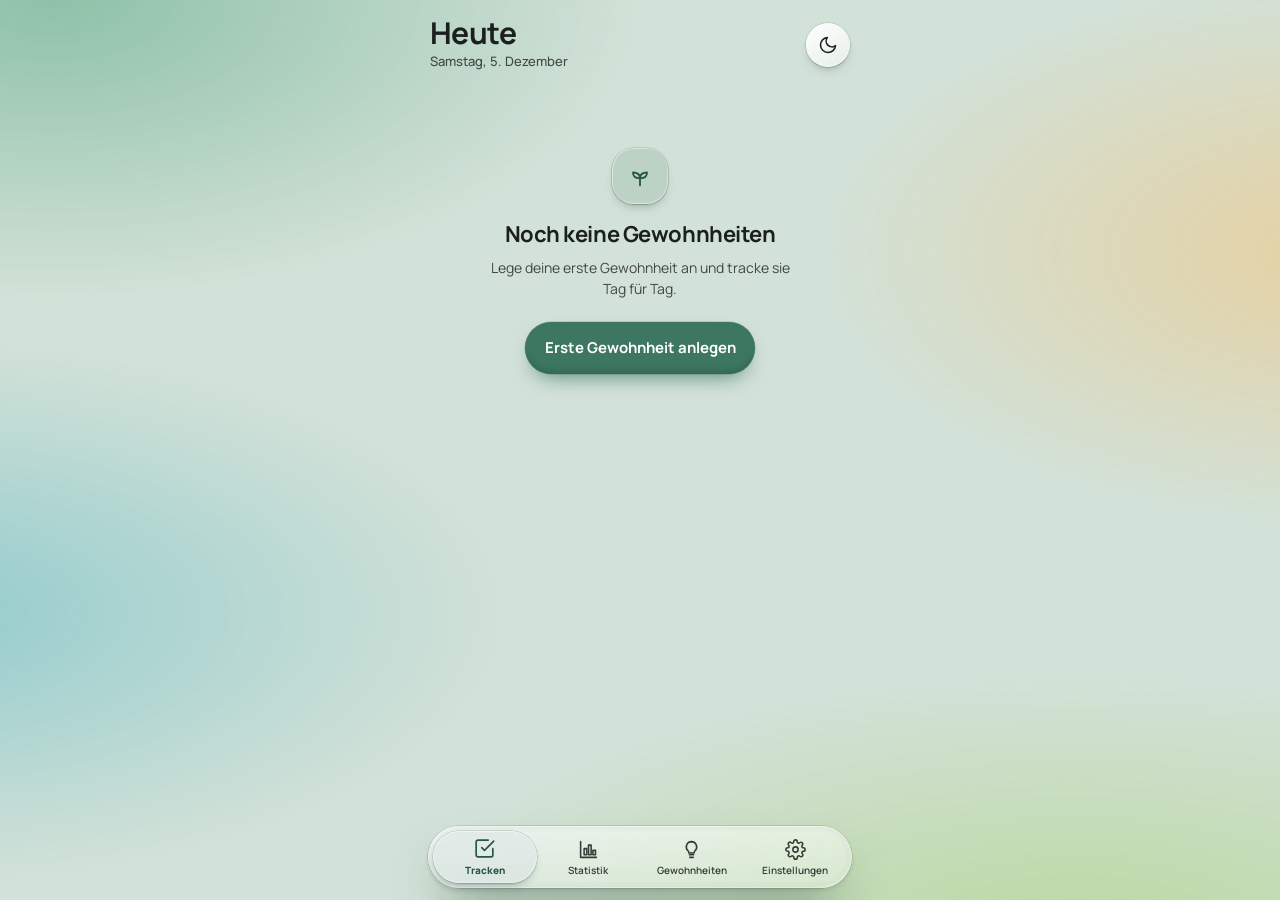
<file: index.html>
<!doctype html>
<html lang="de">
<head>
<meta charset="utf-8">
<meta name="viewport" content="width=device-width,initial-scale=1,maximum-scale=1,user-scalable=no,viewport-fit=cover">
<meta name="apple-mobile-web-app-capable" content="yes">
<meta name="mobile-web-app-capable" content="yes">
<meta name="apple-mobile-web-app-status-bar-style" content="black-translucent">
<meta name="apple-mobile-web-app-title" content="Cadence">
<meta name="description" content="Cadence – ruhiger Habit-Tracker">
<meta name="theme-color" media="(prefers-color-scheme: light)" content="#e8ebf1">
<meta name="theme-color" media="(prefers-color-scheme: dark)" content="#0d1016">
<link rel="apple-touch-icon" href="apple-touch-icon.png">
<link rel="icon" type="image/png" sizes="192x192" href="icon-192.png">
<link rel="manifest" href="manifest.webmanifest">
<title>Cadence</title>
<link rel="preconnect" href="https://fonts.googleapis.com">
<link rel="preconnect" href="https://fonts.gstatic.com" crossorigin>
<link rel="stylesheet" href="https://fonts.googleapis.com/css2?family=Fraunces:opsz,wght@9..144,400;9..144,500;9..144,600&family=Manrope:wght@400;500;600;700&display=swap">
<style>
:root{
  --bg:#f3f1ec; --surface:#ffffff; --surface-2:#eceae4; --surface-3:#e3e0d8;
  --ink:#211f1b; --ink-soft:#4c4842; --muted:#8a857c; --faint:#b6b1a7;
  --line:rgba(30,28,24,.08); --line-2:rgba(30,28,24,.14);
  --accent:#4d7a68; --accent-soft:#e2ebe6; --accent-ink:#2f5648;
  --g1:#93e3a4; --g2:#53bd75; --o1:#ffc47a; --o2:#f4964a; --r1:#dd8175; --r2:#c25b4f; --g-ink:#2f8a4f;
  --shadow:0 1px 2px rgba(30,28,24,.05),0 8px 24px -12px rgba(30,28,24,.14);
  --shadow-lg:0 12px 40px -12px rgba(30,28,24,.28);
  --rs:1; --radius:calc(18px*var(--rs)); --radius-sm:calc(12px*var(--rs));
  --font-display:"Fraunces",serif;
  --font-body:"Manrope",-apple-system,BlinkMacSystemFont,"Segoe UI",sans-serif;
  --fill-g:linear-gradient(150deg,var(--g1),var(--g2)); --fill-o:linear-gradient(150deg,var(--o1),var(--o2));
  --fill-r:linear-gradient(150deg,var(--r1),var(--r2)); --on-accent:#fff; --on-fill:#fff;
  --font-head:var(--font-display); --font-num:var(--font-display); --o-ink:var(--o2); --r-ink:var(--r2);
  --on-g:var(--on-fill); --on-o:var(--on-fill); --on-r:var(--on-fill); --knob:#fff;
  --knob-on:#fff; --knob-shadow:0 1px 3px rgba(0,0,0,.25); --num-shadow:0 1px 2px rgba(0,0,0,.25); --on-accent-fill:#fff;
  --fill-goal:linear-gradient(90deg,var(--g2),var(--accent)); --fill-accent:linear-gradient(150deg,var(--accent-soft),var(--accent));
  --safe-top:env(safe-area-inset-top,0px); --safe-bottom:env(safe-area-inset-bottom,0px);
}
@media (prefers-color-scheme:dark){
  :root:not([data-theme="light"]){
    --bg:#121210; --surface:#1c1b19; --surface-2:#252320; --surface-3:#2f2c28;
    --ink:#ece8e1; --ink-soft:#c4bfb6; --muted:#948f85; --faint:#615c54;
    --line:rgba(255,255,255,.08); --line-2:rgba(255,255,255,.14);
    --accent:#77a893; --accent-soft:#233029; --accent-ink:#9cc4b3; --on-accent:#10201a;
    --g1:#93e3a4; --g2:#53bd75; --o1:#ffc47a; --o2:#f4964a; --r1:#dd8175; --r2:#c25b4f; --g-ink:#93e3a4;
    --shadow:0 1px 2px rgba(0,0,0,.3),0 8px 24px -12px rgba(0,0,0,.5);
    --shadow-lg:0 12px 40px -10px rgba(0,0,0,.6);
  }
}
:root[data-theme="dark"]{
  --bg:#121210; --surface:#1c1b19; --surface-2:#252320; --surface-3:#2f2c28;
  --ink:#ece8e1; --ink-soft:#c4bfb6; --muted:#948f85; --faint:#615c54;
  --line:rgba(255,255,255,.08); --line-2:rgba(255,255,255,.14);
  --accent:#77a893; --accent-soft:#233029; --accent-ink:#9cc4b3; --on-accent:#10201a;
  --g1:#93e3a4; --g2:#53bd75; --o1:#ffc47a; --o2:#f4964a; --r1:#dd8175; --r2:#c25b4f; --g-ink:#93e3a4;
  --shadow:0 1px 2px rgba(0,0,0,.3),0 8px 24px -12px rgba(0,0,0,.5);
  --shadow-lg:0 12px 40px -10px rgba(0,0,0,.6);
}

*{box-sizing:border-box;-webkit-tap-highlight-color:transparent}
html,body{margin:0;padding:0}
body{background:var(--bg);color:var(--ink);
  font-family:var(--font-body);
  font-size:16px;line-height:1.5;-webkit-font-smoothing:antialiased;overflow-x:hidden}
button{font-family:inherit;color:inherit;border:none;background:none;cursor:pointer;padding:0}
input,select,textarea{font-family:inherit;font-size:16px}
::selection{background:var(--accent-soft)}
svg{display:block}

.app{max-width:460px;margin:0 auto;min-height:100vh;min-height:100dvh;display:flex;flex-direction:column;position:relative}

.head{padding:calc(var(--safe-top) + 16px) 20px 6px;display:flex;align-items:flex-end;justify-content:space-between;gap:12px}
.head h1{margin:0;font-family:var(--font-display);font-weight:500;font-size:27px;letter-spacing:-.01em;line-height:1;font-optical-sizing:auto}
.head .sub{color:var(--muted);font-size:13px;font-weight:500;margin-top:4px}
.head-btn{width:40px;height:40px;border-radius:50%;background:var(--surface);border:1px solid var(--line);
  display:grid;place-items:center;box-shadow:var(--shadow);transition:transform .15s}
.head-btn:active{transform:scale(.92)}
.head-btn svg{width:18px;height:18px;stroke:var(--ink-soft);fill:none;stroke-width:1.9;stroke-linecap:round;stroke-linejoin:round}

.scroll{flex:1;overflow-y:auto;-webkit-overflow-scrolling:touch;padding:12px 15px 128px;scroll-behavior:smooth;overscroll-behavior-y:contain}
.view{display:none}
.view.active{display:block;animation:viewIn .4s cubic-bezier(.32,.72,0,1)}
@keyframes viewIn{from{opacity:0;transform:translateY(9px) scale(.99)}to{opacity:1;transform:none}}
.view.stagger > *{animation:pop .5s both cubic-bezier(.34,1.32,.5,1)}
.view.stagger > *:nth-child(1){animation-delay:.02s}
.view.stagger > *:nth-child(2){animation-delay:.06s}
.view.stagger > *:nth-child(3){animation-delay:.10s}
.view.stagger > *:nth-child(4){animation-delay:.14s}
.view.stagger > *:nth-child(5){animation-delay:.18s}
.view.stagger > *:nth-child(6){animation-delay:.22s}
.view.stagger > *:nth-child(7){animation-delay:.26s}
.view.stagger > *:nth-child(n+8){animation-delay:.30s}
@keyframes pop{from{opacity:0;transform:translateY(13px) scale(.95)}to{opacity:1;transform:none}}
@media (prefers-reduced-motion:reduce){*{animation:none!important;transition:none!important;scroll-behavior:auto!important}}

/* ---- Dein Tag ---- */
.today-card{background:var(--surface);border:1px solid var(--line);border-radius:calc(15px*var(--rs));
  padding:10px 13px;box-shadow:var(--shadow);margin-bottom:9px}
.tc-head{display:flex;align-items:center;justify-content:space-between;margin-bottom:7px}
.tc-title{font-weight:700;font-size:12.5px;letter-spacing:.01em}
.tc-count{font-family:var(--font-display);font-weight:500;font-size:14px;color:var(--ink-soft);font-variant-numeric:tabular-nums}
.tc-bar{height:10px;border-radius:calc(6px*var(--rs));background:var(--surface-2);overflow:hidden}
.tc-bar i{display:block;height:100%;border-radius:calc(6px*var(--rs));transition:width .45s cubic-bezier(.32,.72,0,1)}
.tc-empty{color:var(--muted);font-size:12.5px;font-weight:500}

/* ---- Rueckfrage zu archivierten Gewohnheiten ---- */
.recall-card{background:var(--surface);border:1px solid var(--line);border-radius:calc(15px*var(--rs));
  padding:12px 13px;box-shadow:var(--shadow);margin-bottom:9px}
.recall-card .rc-top{display:flex;align-items:flex-start;gap:11px}
.recall-card .ico-tile{width:34px;height:34px;border-radius:calc(11px*var(--rs));flex-shrink:0}
.recall-card .ico-tile svg{width:18px;height:18px}
.recall-card .rc-t{flex:1;min-width:0}
.recall-card .rc-k{font-size:11px;font-weight:700;letter-spacing:.04em;text-transform:uppercase;color:var(--accent-ink)}
.recall-card .rc-q{font-size:13.5px;font-weight:500;line-height:1.4;margin-top:2px}
.recall-card .rc-q b{font-weight:800}
.recall-card .rc-btns{display:flex;gap:8px;margin-top:11px}
.recall-card .rc-btns button{flex:1;padding:11px 8px;border-radius:calc(12px*var(--rs));font-weight:700;font-size:13px;
  background:var(--surface-2);color:var(--ink-soft);transition:transform .15s}
.recall-card .rc-btns button.yes{background:var(--accent);color:var(--on-accent)}
.recall-card .rc-btns button:active{transform:scale(.97)}
.recall-card .rc-later{display:block;margin:10px auto 0;font-size:12px;font-weight:600;color:var(--muted)}

/* ---- Week nav ---- */
.wknav{display:flex;align-items:center;gap:7px;margin-bottom:9px}
.wknav .nbtn{width:31px;height:31px;border-radius:calc(10px*var(--rs));background:var(--surface);border:1px solid var(--line);
  display:grid;place-items:center;box-shadow:var(--shadow);flex-shrink:0;transition:transform .15s}
.wknav .nbtn:active{transform:scale(.9)}
.wknav .nbtn svg{width:15px;height:15px;stroke:var(--ink-soft);stroke-width:2;fill:none;stroke-linecap:round;stroke-linejoin:round}
.wknav .lbl{flex:1;text-align:center;font-weight:600;font-size:13px;color:var(--ink-soft)}
.wknav .jump{width:auto;padding:0 12px;height:31px;border-radius:calc(10px*var(--rs));font-size:12px;font-weight:700;
  color:var(--accent-ink);background:var(--accent-soft);box-shadow:none;flex-shrink:0}

/* ---- Habit card ---- */
.card{background:var(--surface);border:1px solid var(--line);border-radius:calc(15px*var(--rs));
  padding:8px 10px;margin-bottom:7px;box-shadow:var(--shadow);
  transition:transform .2s cubic-bezier(.34,1.5,.5,1),box-shadow .2s}
.card:active{transform:scale(.985)}
.card-top{display:flex;align-items:center;gap:9px;margin-bottom:6px}
.card-open{flex:1;min-width:0;display:flex;align-items:center;gap:9px;text-align:left;
  border-radius:calc(10px*var(--rs));padding:2px;margin:-2px;transition:transform .2s cubic-bezier(.34,1.5,.5,1),background .2s}
.card-open:active{transform:scale(.97);background:var(--surface-2)}
.card-chev{width:15px;height:15px;flex-shrink:0;stroke:var(--faint);fill:none;stroke-width:2.2;
  stroke-linecap:round;stroke-linejoin:round;margin-left:1px}

/* ---- groups ---- */
.group-card{border-color:var(--line-2)}
.grp-members{font-size:11px;font-weight:600;color:var(--muted);line-height:1.35;margin:-2px 0 8px;
  display:-webkit-box;-webkit-line-clamp:2;-webkit-box-orient:vertical;overflow:hidden}
.grp-check{width:30px;height:30px;flex-shrink:0;border-radius:calc(9px*var(--rs));background:var(--surface-2);display:grid;
  place-items:center;transition:transform .22s cubic-bezier(.34,1.6,.5,1),background .2s}
.grp-check svg{width:16px;height:16px;stroke:var(--muted);fill:none;stroke-width:2.4;stroke-linecap:round;stroke-linejoin:round}
.grp-check.on{background:var(--fill-g)}
.grp-check.on svg{stroke:var(--on-fill)}
.grp-check:active{transform:scale(.85)}
.grp-toggle{width:30px;height:30px;flex-shrink:0;border-radius:calc(9px*var(--rs));display:grid;place-items:center;
  transition:transform .25s cubic-bezier(.34,1.4,.5,1)}
.grp-toggle svg{width:17px;height:17px;stroke:var(--muted);fill:none;stroke-width:2.2;stroke-linecap:round;stroke-linejoin:round}
.grp-toggle.open{transform:rotate(180deg)}
.grp-toggle:active{background:var(--surface-2)}
.grp-body{margin:-3px 0 7px 12px;padding-left:10px;border-left:2px solid var(--line-2)}
.card-sub{box-shadow:none;background:var(--surface-2);margin-bottom:6px}

/* group day sheet */
.bulk-btn{padding:13px 10px;border-radius:calc(13px*var(--rs));background:var(--surface-2);color:var(--ink-soft);
  font-weight:700;font-size:13.5px;flex:1;transition:transform .2s cubic-bezier(.34,1.5,.5,1)}
.bulk-btn:active{transform:scale(.96)}
.bulk-btn.main{width:100%;background:var(--fill-g);color:var(--on-fill);
  font-size:15px;padding:15px;margin-bottom:8px}
.bulk-row{display:flex;gap:8px;margin-bottom:18px}
.sit-row .sn .off{font-weight:600;font-size:11px;color:var(--faint);margin-left:6px}

/* member picker */
.pick-row{width:100%;display:flex;align-items:center;gap:11px;padding:9px 11px;border-radius:calc(13px*var(--rs));
  border:1.5px solid var(--line);background:var(--surface);margin-bottom:8px;text-align:left;
  transition:transform .2s cubic-bezier(.34,1.5,.5,1),border-color .2s,background .2s}
.pick-row:active{transform:scale(.98)}
.pick-row.sel{border-color:var(--accent);background:var(--accent-soft)}
.pick-row .ico-tile{width:28px;height:28px;border-radius:calc(8px*var(--rs))}
.pick-row .ico-tile svg{width:16px;height:16px}
.pr-name{flex:1;min-width:0;font-size:14px;font-weight:600;display:flex;flex-direction:column;gap:1px}
.pr-name span{white-space:nowrap;overflow:hidden;text-overflow:ellipsis}
.pr-name em{font-style:normal;font-size:11px;font-weight:600;color:var(--faint)}
.pr-box{width:22px;height:22px;flex-shrink:0;border-radius:calc(7px*var(--rs));border:1.5px solid var(--line-2);
  display:grid;place-items:center}
.pick-row.sel .pr-box{background:var(--accent);border-color:var(--accent)}
.pr-box svg{width:14px;height:14px;stroke:var(--on-accent-fill);fill:none;stroke-width:3;stroke-linecap:round;stroke-linejoin:round}
.ico-tile{width:29px;height:29px;border-radius:calc(9px*var(--rs));background:var(--accent-soft);display:grid;place-items:center;flex-shrink:0}
.ico-tile svg{width:17px;height:17px;stroke:var(--accent-ink);fill:none;stroke-width:1.7;stroke-linecap:round;stroke-linejoin:round}
.card-name{flex:1;min-width:0}
.card-name h3{margin:0;font-size:14px;font-weight:700;letter-spacing:-.01em;white-space:nowrap;overflow:hidden;text-overflow:ellipsis}
.card-name .goal{color:var(--muted);font-size:10.5px;font-weight:500;margin-top:0;white-space:nowrap;overflow:hidden;text-overflow:ellipsis}
.chip-streak{display:flex;align-items:center;gap:4px;flex-shrink:0;padding:3px 9px 3px 7px;background:var(--surface-2);
  border-radius:calc(20px*var(--rs));font-weight:700;font-size:12px;color:var(--ink-soft);font-variant-numeric:tabular-nums}
.chip-streak.on{background:var(--accent-soft);color:var(--accent-ink)}
.chip-streak svg{width:13px;height:13px;fill:none;stroke:currentColor;stroke-width:1.9;stroke-linecap:round;stroke-linejoin:round}

.week{display:grid;grid-template-columns:repeat(7,1fr);gap:4px}
.day{display:flex;flex-direction:column;align-items:center;gap:2px}
.day .dl{font-size:9px;font-weight:700;color:var(--faint);letter-spacing:.02em;text-transform:uppercase}
.day .dn{font-size:9.5px;font-weight:600;color:var(--muted);font-variant-numeric:tabular-nums}
.cell{width:100%;height:33px;border-radius:calc(8px*var(--rs));background:var(--surface-2);border:1.5px solid transparent;
  position:relative;overflow:hidden;transition:transform .22s cubic-bezier(.34,1.6,.5,1);display:flex;flex-direction:column}
.cell:active{transform:scale(.82)}
.cell.today{border-color:var(--accent)}
.cell.future{opacity:.4}
.cell.offsched{background:repeating-linear-gradient(45deg,var(--surface-2),var(--surface-2) 3px,transparent 3px,transparent 6px);opacity:.55}
.seg{flex:1;transition:background .25s}
.seg + .seg{border-top:1px solid rgba(255,255,255,.32)}
.seg.g{background:var(--fill-g)}
.seg.o{background:var(--fill-o)}
.seg.r{background:var(--fill-r)}
.cell .dot{position:absolute;bottom:3px;left:50%;transform:translateX(-50%);width:3px;height:3px;border-radius:50%;background:var(--faint)}
.cell.done .dot{display:none}
.goalbar{margin-top:8px;display:flex;flex-direction:column;gap:4px}
.gb-track{height:5px;border-radius:calc(4px*var(--rs));background:var(--surface-2);overflow:hidden}
.gb-track i{display:block;height:100%;border-radius:calc(4px*var(--rs));background:var(--fill-goal);
  transition:width .5s cubic-bezier(.32,.72,0,1)}
.gb-cap{font-size:9.5px;font-weight:700;color:var(--faint);letter-spacing:.03em}

/* ---- Matrix: gemeinsames Raster fuer alle Gewohnheiten ---- */
.matrix{background:var(--surface);border:1px solid var(--line);border-radius:var(--radius);
  padding:10px 10px 6px;box-shadow:var(--shadow);margin-bottom:9px}
.mgrid{display:grid;grid-template-columns:16px 90px repeat(7,minmax(0,1fr)) 32px;align-items:center;gap:3px}
.mhead{padding-bottom:7px;border-bottom:1px solid var(--line);margin-bottom:1px}
.mhead .dl{text-align:center;font-size:9px;font-weight:700;color:var(--faint);letter-spacing:.02em;text-transform:uppercase}
.mrow{padding:6px 0;border-top:1px solid var(--line)}
.mrow:first-of-type{border-top:none}
.mchev{width:16px;height:16px;stroke:var(--faint);fill:none;stroke-width:2.2;stroke-linecap:round;stroke-linejoin:round;
  transition:transform .25s cubic-bezier(.34,1.4,.5,1)}
.mchev.open{transform:rotate(180deg)}
.mname{display:flex;align-items:center;gap:6px;min-width:0;text-align:left}
.mname .ico-tile{width:22px;height:22px;border-radius:calc(7px*var(--rs));flex-shrink:0}
.mname .ico-tile svg{width:12px;height:12px}
.mname span{font-size:11.5px;font-weight:700;white-space:nowrap;overflow:hidden;text-overflow:ellipsis}
.mrow.sub .mname{padding-left:11px}
.mrow.sub .mname span{font-weight:600;color:var(--ink-soft);font-size:11px}
.mcell{aspect-ratio:1;border-radius:calc(6px*var(--rs));background:var(--surface-2);position:relative;overflow:hidden;display:flex;flex-direction:column}
.mcell.future{opacity:.4}
.mcell.offsched{background:repeating-linear-gradient(45deg,var(--surface-2),var(--surface-2) 2px,transparent 2px,transparent 4px);opacity:.55}
.mcell.today{outline:1.5px solid var(--accent);outline-offset:1px}
.mseg{flex:1}
.mseg+.mseg{border-top:1px solid rgba(255,255,255,.32)}
.mseg.g{background:var(--fill-g)}
.mseg.o{background:var(--fill-o)}
.mseg.r{background:var(--fill-r)}
.mstreak{font-size:11px;font-weight:800;color:var(--faint);font-variant-numeric:tabular-nums;
  display:flex;align-items:center;justify-content:flex-end;gap:1px}
.mstreak svg{width:11px;height:11px;fill:none;stroke:currentColor;stroke-width:2;stroke-linecap:round;stroke-linejoin:round;flex-shrink:0}
.mstreak.on{color:var(--accent-ink)}
.mstreak.warn{color:var(--o-ink)}
/* Meilenstein-Punkt am Icon (Matrix hat keinen Platz fuer Text) */
.ico-tile.ms-stable,.ico-tile.ms-archive{position:relative}
.ico-tile.ms-stable::after,.ico-tile.ms-archive::after{content:"";position:absolute;top:-2px;right:-2px;width:7px;height:7px;
  border-radius:50%;border:1.5px solid var(--surface)}
.ico-tile.ms-stable::after{background:var(--accent)}
.ico-tile.ms-archive::after{background:var(--g2)}

/* ---- Umschalter Woche/Heute + Tages-Checkliste ---- */
.view-toggle{margin-bottom:9px}
.tlist{background:var(--surface);border:1px solid var(--line);border-radius:var(--radius);
  padding:2px 14px;box-shadow:var(--shadow);margin-bottom:9px}
.trow{width:100%;display:flex;align-items:center;gap:11px;padding:12px 0;border-top:1px solid var(--line);
  text-align:left;transition:transform .2s cubic-bezier(.34,1.5,.5,1)}
.tlist>.trow:first-child,.tlist>.trow-grp:first-child>.trow:first-child{border-top:none}
.trow:active{transform:scale(.99)}
.trow .ico-tile{width:32px;height:32px;flex-shrink:0}
.tname{flex:1;min-width:0}
.tname .n{font-size:14px;font-weight:700;white-space:nowrap;overflow:hidden;text-overflow:ellipsis}
.tname .sit{font-size:11.5px;color:var(--muted);font-weight:500;margin-top:1px;white-space:nowrap;overflow:hidden;text-overflow:ellipsis}
.tstatus{width:38px;height:38px;border-radius:calc(11px*var(--rs));background:var(--surface-2);flex-shrink:0}
.tstatus.g{background:var(--fill-g)}
.tstatus.o{background:var(--fill-o)}
.tstatus.r{background:var(--fill-r)}
.tempty{text-align:center;padding:34px 10px;color:var(--muted);font-size:13.5px;font-weight:500}
/* Gruppenzeile in der Heute-Liste: Chevron zum Auf-/Zuklappen + eigener Bereich zum Oeffnen des Tagesblatts */
.tchev{width:16px;height:16px;flex-shrink:0;display:flex;align-items:center;justify-content:center}
.trow-open{flex:1;min-width:0;display:flex;align-items:center;gap:11px;text-align:left}
.trow.sub{padding-left:25px}
.trow.sub .ico-tile{width:27px;height:27px}
.tlist button:disabled{opacity:.4}
/* Gruppen: eigene Karte, Kopfzeile farbig abgesetzt */
.tgroup{padding-top:0;overflow:hidden}
.tghead{width:auto;margin:0 -14px;padding:11px 14px;background:var(--accent-soft);border-top:none}
.tgroup.closed .tghead{margin-bottom:-2px}
.tghead .ico-tile{background:var(--accent)}
.tghead .ico-tile svg{stroke:var(--surface)}
.tghead .tname .n{font-family:var(--font-display);font-weight:500;font-size:16.5px;color:var(--accent-ink)}
.tghead .mchev{stroke:var(--accent-ink)}
.tghead+.trow{border-top:none}
.tghead .tstatus{background:var(--surface)}
/* Woche: Gruppenzeile als farbiges Band, Spalten bleiben ausgerichtet */
.mrow.grp{background:var(--accent-soft);border-radius:calc(10px*var(--rs));margin:4px -6px 1px;padding:6px;border-top:none}
.mrow.grp .mname span{font-family:var(--font-display);font-weight:500;font-size:13px;color:var(--accent-ink)}
.mrow.grp .ico-tile{background:var(--accent)}
.mrow.grp .ico-tile svg{stroke:var(--surface)}
.mrow.grp .mchev{stroke:var(--accent-ink)}
.mrow.grp .mcell{background:var(--surface)}
.mrow.grp+.mrow{border-top:none}
/* Heute-Zeile: Name oeffnet Bearbeiten, Feld oeffnet das Tagesblatt */
.trow:active{transform:none}
.trow-open:active,.tstatus:active{transform:scale(.96)}
.trow-open,.tstatus{transition:transform .2s cubic-bezier(.34,1.5,.5,1)}
.tname .n{display:flex;align-items:center;gap:5px}
.tname .n span{min-width:0;overflow:hidden;text-overflow:ellipsis}
.tname .n svg{width:13px;height:13px;flex-shrink:0;stroke:var(--faint);fill:none;stroke-width:1.9;stroke-linecap:round;stroke-linejoin:round}
.tmeta{display:flex;align-items:center;gap:6px;margin-top:2px;min-width:0}
.tmeta .sit{margin-top:0}
.tmeta .warn{font-size:11px;font-weight:700;color:var(--o-ink);white-space:nowrap}
.tstatus{display:flex;overflow:hidden;gap:0}
.tstatus i{flex:1;display:block}
.tstatus i+i{border-left:1.5px solid var(--surface)}
.tstatus i.g{background:var(--fill-g)}
.tstatus i.o{background:var(--fill-o)}
.tstatus i.r{background:var(--fill-r)}
.trow .chip-streak{padding:5px 10px 5px 8px;font-size:13.5px;font-weight:800}
.trow .chip-streak svg{width:14px;height:14px;stroke-width:2.1}
.chip-streak.warn{background:rgba(244,150,74,.16);color:var(--o-ink)}
.badge{display:inline-block;padding:1px 7px;border-radius:calc(10px*var(--rs));font-size:10.5px;font-weight:700;white-space:nowrap;flex-shrink:0}
.badge.stable{background:var(--accent-soft);color:var(--accent-ink)}
.badge.archive{background:rgba(83,189,117,.16);color:var(--g-ink)}

.add-btn{width:100%;padding:14px;border-radius:var(--radius);border:1.5px dashed var(--line-2);color:var(--muted);
  font-weight:600;font-size:14px;display:flex;align-items:center;justify-content:center;gap:8px;background:transparent;transition:.2s}
.add-btn:active{background:var(--surface-2)}
.add-btn svg{width:17px;height:17px;stroke:currentColor;fill:none;stroke-width:2;stroke-linecap:round}
.empty{text-align:center;padding:56px 30px;color:var(--muted)}
.empty .ico{margin:0 auto 14px;width:56px;height:56px;border-radius:calc(16px*var(--rs));background:var(--accent-soft);display:grid;place-items:center}
.empty .ico svg{width:28px;height:28px;stroke:var(--accent-ink);fill:none;stroke-width:1.6;stroke-linecap:round;stroke-linejoin:round}
.empty h2{font-family:var(--font-display);font-weight:500;font-size:22px;color:var(--ink);margin:0 0 6px}
.empty p{font-size:14px;margin:0 0 22px;line-height:1.55}
.section-label.tsec{margin:16px 6px 8px}
.section-label{font-size:11.5px;font-weight:700;letter-spacing:.06em;text-transform:uppercase;color:var(--faint);margin:20px 6px 11px}

/* ---- Nav ---- */
.nav{position:fixed;bottom:0;left:50%;transform:translateX(-50%);width:100%;max-width:460px;
  padding:8px 20px calc(var(--safe-bottom) + 10px);background:linear-gradient(to top,var(--bg) 55%,transparent);z-index:40}
.nav-inner{background:var(--surface);border:1px solid var(--line);border-radius:calc(22px*var(--rs));box-shadow:var(--shadow-lg);display:flex;padding:6px}
.nav-item{flex:1;padding:8px 0 6px;border-radius:calc(15px*var(--rs));display:flex;flex-direction:column;align-items:center;gap:3px;color:var(--muted);
  transition:color .2s,background .3s cubic-bezier(.34,1.28,.52,1),transform .22s cubic-bezier(.34,1.5,.5,1)}
.nav-item.active{color:var(--accent-ink);background:var(--accent-soft)}
.nav-item svg{width:21px;height:21px;stroke:currentColor;fill:none;stroke-width:1.8;stroke-linecap:round;stroke-linejoin:round;
  transition:transform .25s cubic-bezier(.34,1.5,.5,1)}
.nav-item.active svg{transform:translateY(-1px) scale(1.06)}
.nav-item span{font-size:10px;font-weight:600;white-space:nowrap}
.nav-item:active{transform:scale(.9)}

/* ---- Sheet ---- */
.scrim{position:fixed;inset:0;background:rgba(20,18,15,.42);backdrop-filter:blur(3px);-webkit-backdrop-filter:blur(3px);
  opacity:0;pointer-events:none;transition:opacity .3s;z-index:50}
.scrim.show{opacity:1;pointer-events:auto}
.sheet{position:fixed;left:50%;bottom:0;transform:translate(-50%,100%);width:100%;max-width:460px;background:var(--bg);
  border-radius:calc(26px*var(--rs)) calc(26px*var(--rs)) 0 0;z-index:60;box-shadow:var(--shadow-lg);transition:transform .38s cubic-bezier(.32,.72,0,1);
  max-height:92dvh;display:flex;flex-direction:column;padding-bottom:var(--safe-bottom)}
.sheet.show{transform:translate(-50%,0)}
.grabber{width:38px;height:5px;border-radius:calc(3px*var(--rs));background:var(--line-2);margin:9px auto 2px;flex-shrink:0}
.sheet-head{display:flex;align-items:center;justify-content:space-between;padding:6px 20px 12px}
.sheet-head h2{margin:0;font-family:var(--font-display);font-weight:500;font-size:22px;letter-spacing:-.01em}
.sheet-body{overflow-y:auto;-webkit-overflow-scrolling:touch;padding:0 20px 24px}
.x-btn{width:32px;height:32px;border-radius:50%;background:var(--surface-2);display:grid;place-items:center}
.x-btn svg{width:16px;height:16px;stroke:var(--ink-soft);stroke-width:2.2;fill:none;stroke-linecap:round}

.de-date{color:var(--muted);font-size:13px;font-weight:600;margin:-4px 0 14px;text-transform:capitalize}
.sit-row{margin-bottom:14px}
.sit-row .sn{font-size:14px;font-weight:700;margin-bottom:8px}
.choices{display:grid;grid-template-columns:repeat(3,1fr);gap:8px}
.choices.one{grid-template-columns:none;grid-auto-flow:column;grid-auto-columns:minmax(0,1fr)}
/* Fenster-Gewohnheiten: Stand im Tagesblatt, Liste der letzten Fenster im Detail */
.win-cue{font-size:13px;color:var(--ink-soft);font-weight:600;margin:-6px 0 12px}
.win-box{background:var(--surface);border:1px solid var(--line);border-radius:var(--radius);padding:13px 14px 14px;margin-bottom:14px}
.win-k{font-size:11.5px;font-weight:700;color:var(--muted);margin-bottom:3px}
.win-t{font-size:15px;font-weight:700;margin-bottom:4px}
.win-box .clear-day{margin-top:8px}
.win-box .bulk-btn.main{margin-top:8px}
.win-list{padding-bottom:6px}
.win-row{display:flex;align-items:center;gap:10px;padding:9px 0;border-top:1px solid var(--line)}
.win-row>i{flex:none;width:10px;height:10px;border-radius:50%;background:var(--surface-3)}
.win-row.ok>i{background:var(--fill-g)}
.win-row.miss>i{background:var(--fill-r)}
.win-row.open>i{background:transparent;box-shadow:inset 0 0 0 2px var(--accent)}
.win-row .wr-t{flex:1;min-width:0}
.win-row .wr-t b{display:block;font-size:13.5px;font-weight:700}
.win-row .wr-t span{display:block;font-size:11.5px;color:var(--muted);font-weight:600;margin-top:1px}
.win-row.skip .wr-t b{color:var(--muted)}
.win-row button{flex:none;min-height:36px;padding:0 12px;border-radius:calc(11px*var(--rs));background:var(--surface-2);color:var(--ink-soft);font-size:12px;font-weight:700}
.choice{padding:13px 6px 11px;border-radius:calc(14px*var(--rs));border:1.5px solid var(--line);background:var(--surface);
  display:flex;flex-direction:column;align-items:center;gap:7px;
  transition:transform .22s cubic-bezier(.34,1.6,.5,1),background .18s,border-color .18s}
.choice:active{transform:scale(.9)}
.choice.sel .sw{animation:swpop .35s cubic-bezier(.34,1.5,.5,1)}
@keyframes swpop{0%{transform:scale(.7)}60%{transform:scale(1.15)}100%{transform:scale(1)}}
.choice .sw{width:25px;height:25px;border-radius:calc(8px*var(--rs))}
.choice .cl{font-size:11px;font-weight:600;color:var(--muted)}
.choice.sel{border-color:var(--accent);background:var(--accent-soft)}
.choice.sel .cl{color:var(--ink)}
.sw.g{background:var(--fill-g)}
.sw.o{background:var(--fill-o)}
.sw.r{background:var(--fill-r)}
.clear-day{width:100%;margin-top:8px;padding:12px;border-radius:calc(13px*var(--rs));background:var(--surface-2);color:var(--muted);font-weight:600;font-size:13.5px}

/* forms */
.field{margin-bottom:18px}
.field > label{display:block;font-size:12.5px;font-weight:700;color:var(--ink-soft);margin-bottom:8px}
.field .hint{font-size:12px;color:var(--muted);font-weight:500;margin-top:6px;line-height:1.4}
.field .hint b{color:var(--ink-soft);font-weight:700}
.esec{font-size:12px;font-weight:700;letter-spacing:.06em;text-transform:uppercase;color:var(--accent-ink);
  margin:20px 2px 12px;padding-top:16px;border-top:1px solid var(--line)}
.esec .opt{color:var(--faint);font-weight:600;text-transform:none;letter-spacing:0}
.seg-toggle{display:flex;background:var(--surface-2);border-radius:calc(13px*var(--rs));padding:4px;gap:4px}
.seg-toggle button{flex:1;padding:10px 6px;border-radius:calc(10px*var(--rs));font-weight:600;font-size:13px;color:var(--muted);
  text-align:center;transition:background .2s,color .2s,box-shadow .2s}
.seg-toggle button.sel{background:var(--surface);color:var(--ink);box-shadow:var(--shadow)}
.inp{width:100%;padding:12px 14px;border-radius:calc(12px*var(--rs));border:1.5px solid var(--line);background:var(--surface);
  color:var(--ink);outline:none;transition:.18s;font-weight:500}
.inp:focus{border-color:var(--accent)}
select.inp{appearance:none;-webkit-appearance:none;
  background-image:url("data:image/svg+xml,%3Csvg xmlns='http://www.w3.org/2000/svg' width='16' height='16' fill='none' stroke='%238a857c' stroke-width='2' stroke-linecap='round'%3E%3Cpath d='M4 6l4 4 4-4'/%3E%3C/svg%3E");
  background-repeat:no-repeat;background-position:right 13px center;padding-right:38px}
.icon-pick{display:flex;flex-wrap:wrap;gap:8px;max-height:180px;overflow-y:auto;padding:2px;
  border:1px solid var(--line);border-radius:calc(14px*var(--rs));background:var(--surface-2)}
.icon-pick button{width:44px;height:44px;border-radius:calc(12px*var(--rs));background:var(--surface);border:1.5px solid var(--line);display:grid;place-items:center;transition:.14s}
.icon-pick button svg{width:21px;height:21px;stroke:var(--ink-soft);fill:none;stroke-width:1.7;stroke-linecap:round;stroke-linejoin:round}
.icon-pick button.sel{border-color:var(--accent);background:var(--accent-soft);transform:scale(1.04)}
.icon-pick button.sel svg{stroke:var(--accent-ink)}
.wd-pick{display:flex;gap:6px}
.wd-pick button{flex:1;aspect-ratio:1;border-radius:calc(10px*var(--rs));background:var(--surface);border:1.5px solid var(--line);
  font-size:12px;font-weight:700;color:var(--muted);transition:.14s}
.wd-pick button.sel{background:var(--accent-soft);border-color:transparent;color:var(--accent-ink)}
.stepper{display:flex;align-items:center;gap:14px}
.stepper button{width:38px;height:38px;border-radius:calc(11px*var(--rs));background:var(--surface-2);font-size:21px;font-weight:500;display:grid;place-items:center;color:var(--ink-soft)}
.stepper .val{font-family:var(--font-display);font-size:25px;font-weight:500;min-width:44px;text-align:center;font-variant-numeric:tabular-nums}
.stepper .unit{color:var(--muted);font-size:13px;font-weight:600}
.sit-edit,.rem-time{display:flex;align-items:center;gap:9px;margin-bottom:9px}
.sit-edit .inp,.rem-time .inp{flex:1}
.del{width:40px;height:42px;flex-shrink:0;border-radius:calc(11px*var(--rs));background:var(--surface-2);display:grid;place-items:center}
.del svg{width:17px;height:17px;stroke:var(--r-ink);stroke-width:2;fill:none;stroke-linecap:round;stroke-linejoin:round}
.add-inline{color:var(--accent-ink);font-weight:700;font-size:13.5px;display:flex;align-items:center;gap:6px;padding:6px 0}
.add-inline svg{width:16px;height:16px;stroke:currentColor;stroke-width:2.2;fill:none;stroke-linecap:round}
.primary{width:100%;padding:15px;border-radius:calc(14px*var(--rs));background:var(--accent);color:var(--on-accent);font-weight:700;font-size:15px;transition:.15s;margin-top:6px}
.primary:active{transform:scale(.98);filter:brightness(.96)}
.danger-btn{width:100%;padding:14px;border-radius:calc(14px*var(--rs));background:transparent;color:var(--r-ink);font-weight:600;font-size:14px;margin-top:8px}

.switch{width:50px;height:30px;border-radius:calc(16px*var(--rs));background:var(--surface-3);position:relative;transition:.22s;flex-shrink:0}
.switch.on{background:var(--accent)}
.switch::after{content:"";position:absolute;top:3px;left:3px;width:24px;height:24px;border-radius:50%;background:var(--knob);transition:.22s;box-shadow:var(--knob-shadow)}
.switch.on::after{transform:translateX(20px);background:var(--knob-on)}

.set-group{background:var(--surface);border:1px solid var(--line);border-radius:var(--radius);overflow:hidden;margin-bottom:14px;box-shadow:var(--shadow)}
.set-row{display:flex;align-items:center;gap:13px;padding:14px 15px;border-bottom:1px solid var(--line)}
.set-row:last-child{border-bottom:none}
.set-row .si{width:34px;height:34px;border-radius:calc(10px*var(--rs));background:var(--surface-2);display:grid;place-items:center;flex-shrink:0}
.set-row .si svg{width:18px;height:18px;stroke:var(--ink-soft);fill:none;stroke-width:1.8;stroke-linecap:round;stroke-linejoin:round}
.set-row .si.acc{background:var(--accent-soft)}
.set-row .si.acc svg{stroke:var(--accent-ink)}
.set-row .st{flex:1;min-width:0}
.set-row .st .t{font-size:14.5px;font-weight:600}
.set-row .st .d{font-size:12px;color:var(--muted);font-weight:500;margin-top:1px}
.set-row .inp{width:auto;padding:8px 11px}
.set-row .chev{stroke:var(--faint);width:17px;height:17px;fill:none;stroke-width:2;stroke-linecap:round;stroke-linejoin:round}
.set-row.tap:active{background:var(--surface-2)}
.set-row .chev.fold{transition:transform .25s cubic-bezier(.34,1.4,.5,1)}
.set-row .chev.fold.open{transform:rotate(180deg)}
.pill-val{color:var(--muted);font-size:13px;font-weight:600}

/* ideas */
.idea-add{display:flex;gap:9px;margin-bottom:14px}
.idea-add .inp{flex:1}
.idea-addbtn{width:48px;flex-shrink:0;border-radius:calc(12px*var(--rs));background:var(--accent-soft);color:var(--accent-ink);
  font-size:26px;font-weight:400;display:grid;place-items:center;transition:transform .22s cubic-bezier(.34,1.6,.5,1)}
.idea-addbtn:active{transform:scale(.88)}
.idea-card{display:flex;align-items:flex-start;gap:11px;background:var(--surface);border:1px solid var(--line);
  border-radius:calc(14px*var(--rs));padding:12px 13px;margin-bottom:9px;box-shadow:var(--shadow);
  transition:transform .2s cubic-bezier(.34,1.5,.5,1)}
.idea-card:active{transform:scale(.99)}
.idea-card .itext{flex:1;font-size:14px;font-weight:500;line-height:1.4;word-break:break-word;padding-top:5px}
.idea-card .iact{display:flex;gap:6px;flex-shrink:0}
.idea-card .iact button{width:33px;height:33px;border-radius:calc(9px*var(--rs));background:var(--surface-2);display:grid;place-items:center;
  transition:transform .2s cubic-bezier(.34,1.6,.5,1)}
.idea-card .iact button:active{transform:scale(.86)}
.idea-card .iact button svg{width:16px;height:16px;fill:none;stroke-width:1.9;stroke-linecap:round;stroke-linejoin:round}
.idea-card .iact .conv{background:var(--accent-soft)}
.idea-card .iact .conv svg{stroke:var(--accent-ink)}
.idea-card .iact .rm svg{stroke:var(--r-ink)}

/* stats */
.hero-stat{background:var(--surface);border:1px solid var(--line);border-radius:var(--radius);padding:18px;box-shadow:var(--shadow);margin-bottom:12px}
.hero-stat .row{display:flex;gap:12px}
.hs{flex:1;text-align:center}
.hs .n{font-family:var(--font-display);font-weight:500;font-size:32px;line-height:1;letter-spacing:-.02em;font-variant-numeric:tabular-nums}
.hs .n.g{color:var(--g2)} .hs .n.o{color:var(--o-ink)}
.hs .l{font-size:11px;font-weight:600;color:var(--muted);margin-top:6px}
.hs + .hs{border-left:1px solid var(--line)}
.bar{height:9px;border-radius:calc(6px*var(--rs));background:var(--surface-2);overflow:hidden;display:flex;margin-top:16px}
.bar i{display:block;height:100%}
.bar i.g{background:linear-gradient(90deg,var(--g1),var(--g2))}
.bar i.o{background:linear-gradient(90deg,var(--o1),var(--o2))}
.bar i.r{background:linear-gradient(90deg,var(--r1),var(--r2))}
.stat-card{background:var(--surface);border:1px solid var(--line);border-radius:var(--radius);padding:15px;box-shadow:var(--shadow);margin-bottom:12px}
.stat-card .sh{display:flex;align-items:center;gap:10px;margin-bottom:13px}
.stat-card .sh .ico-tile{width:32px;height:32px}
.stat-card .sh .ico-tile svg{width:18px;height:18px}
.stat-card .sh h3{margin:0;font-size:14.5px;font-weight:700;flex:1;white-space:nowrap;overflow:hidden;text-overflow:ellipsis}
.stat-card .sh .pct{font-family:var(--font-display);font-size:19px;font-weight:500;color:var(--accent-ink)}
.mnav{display:flex;align-items:center;justify-content:space-between;margin-bottom:13px;padding:0 4px}
.mnav h2{font-family:var(--font-display);font-weight:500;font-size:19px;margin:0;text-transform:capitalize}
.mnav button{width:36px;height:36px;border-radius:calc(11px*var(--rs));background:var(--surface);border:1px solid var(--line);display:grid;place-items:center;box-shadow:var(--shadow)}
.mnav button svg{width:17px;height:17px;stroke:var(--ink-soft);stroke-width:2;fill:none;stroke-linecap:round;stroke-linejoin:round}
.mnav button:disabled{opacity:.35}
.cal{display:grid;grid-template-columns:repeat(7,minmax(0,1fr));gap:5px}
.cal .cd{text-align:center;font-size:10px;font-weight:700;color:var(--faint);padding-bottom:3px;text-transform:uppercase}
.cal .mc{aspect-ratio:1;border-radius:calc(9px*var(--rs));background:var(--surface-2);position:relative;overflow:hidden;display:flex}
.cal .mc.empty{background:transparent;padding:0}
.cal .mc .num{position:absolute;inset:0;display:grid;place-items:center;font-size:11px;font-weight:600;color:var(--ink-soft);z-index:1}
.cal .mc.filled .num{color:var(--on-g);text-shadow:var(--num-shadow)}
.cal .mc.filled:has(.sg.o) .num{color:var(--on-o)}
.cal .mc.filled:has(.sg.r) .num{color:var(--on-r)}
.cal .mc .sg{flex:1}
.cal .mc .sg.g{background:var(--fill-g)}
.cal .mc .sg.o{background:var(--fill-o)}
.cal .mc .sg.r{background:var(--fill-r)}
.cal .mc.tdy{outline:2px solid var(--accent);outline-offset:-2px}
.year-grid{display:grid;grid-template-columns:repeat(auto-fill,minmax(9px,1fr));gap:3px;margin-top:4px}
.yc{aspect-ratio:1;border-radius:calc(2.5px*var(--rs));background:var(--surface-2)}
.yc.g{background:var(--fill-g)}
.yc.o{background:var(--fill-o)}
.yc.r{background:var(--fill-r)}
.legend{display:flex;gap:16px;justify-content:center;margin:15px 0 2px;flex-wrap:wrap}
.legend div{display:flex;align-items:center;gap:6px;font-size:11.5px;font-weight:600;color:var(--muted)}
.legend .sw{width:12px;height:12px;border-radius:calc(4px*var(--rs))}
.filter-chips{display:flex;gap:8px;overflow-x:auto;padding:2px 0 12px;-webkit-overflow-scrolling:touch}
.chip{padding:7px 13px;border-radius:calc(20px*var(--rs));background:var(--surface);border:1px solid var(--line);font-size:12.5px;font-weight:600;color:var(--muted);white-space:nowrap;flex-shrink:0;display:flex;align-items:center;gap:6px}
.chip svg{width:14px;height:14px;stroke:currentColor;fill:none;stroke-width:1.8;stroke-linecap:round;stroke-linejoin:round}
.chip.sel{background:var(--accent-soft);color:var(--accent-ink);border-color:transparent}

.toast{position:fixed;bottom:calc(var(--safe-bottom) + 96px);left:50%;transform:translateX(-50%) translateY(20px);
  background:var(--ink);color:var(--bg);padding:11px 20px;border-radius:calc(20px*var(--rs));font-size:13.5px;font-weight:600;
  opacity:0;pointer-events:none;transition:.3s;z-index:80;box-shadow:var(--shadow-lg);max-width:88%;text-align:center}
.toast.show{opacity:1;transform:translateX(-50%) translateY(0)}
.toast.big{background:var(--accent);color:var(--on-accent);font-size:14.5px;padding:13px 22px}

textarea.inp{resize:vertical;min-height:74px;line-height:1.45;font-size:16px}
.ghost-btn{width:100%;padding:14px;border-radius:calc(14px*var(--rs));background:var(--accent-soft);color:var(--accent-ink);font-weight:700;font-size:14px;margin-top:8px}
.ghost-btn:active{transform:scale(.98)}

/* ---- Meilensteine im Editor ---- */
.ms-box{background:var(--surface);border:1px solid var(--line);border-radius:calc(14px*var(--rs));padding:4px 13px}
.ms-row{padding:10px 0;border-top:1px solid var(--line)}
.ms-row:first-child{border-top:none}
.ms-top{display:flex;align-items:center;justify-content:space-between;gap:8px;margin-bottom:6px}
.ms-top b{font-size:13.5px}
.ms-top .ok{font-size:11.5px;font-weight:700;color:var(--g-ink)}
.ms-top .no{font-size:11.5px;font-weight:600;color:var(--faint)}
.ms-line{display:flex;justify-content:space-between;font-size:12px;color:var(--muted);font-weight:600;margin-top:5px}
.ms-line .y{color:var(--g-ink)}
.ms-why{font-size:12.5px;color:var(--ink-soft);font-weight:500;line-height:1.4;margin:-2px 0 8px}

/* ---- Einstellungen: kompakter Stepper ---- */
.mini-step{display:flex;align-items:center;gap:6px;flex-shrink:0}
.mini-step button{width:30px;height:30px;border-radius:calc(9px*var(--rs));background:var(--surface-2);font-size:18px;display:grid;place-items:center;color:var(--ink-soft)}
.mini-step button:active{transform:scale(.88)}
.mini-step .v{min-width:34px;text-align:center;font-weight:800;font-size:14.5px;font-variant-numeric:tabular-nums}
.set-note{font-size:12px;color:var(--muted);font-weight:500;line-height:1.45;padding:0 6px;margin:-4px 0 14px}

/* ---- Gewohnheiten-Tab: Ideen ---- */
.isec{margin-bottom:6px}
.isec-head{width:100%;display:flex;align-items:center;gap:8px;padding:10px 4px 8px;text-align:left}
.isec-head .t{font-size:11.5px;font-weight:700;letter-spacing:.06em;text-transform:uppercase;color:var(--faint);flex:1}
.isec-head .c{font-size:12px;font-weight:700;color:var(--faint);font-variant-numeric:tabular-nums}
.ilist{min-height:10px;padding-bottom:4px}
.ilist .idrop{border:1.5px dashed var(--line-2);border-radius:calc(14px*var(--rs));padding:12px;text-align:center;color:var(--faint);font-size:12.5px;font-weight:600;margin-bottom:9px}
.idea-card{align-items:center;cursor:pointer}
.idea-card .itext{padding-top:0}
.idea-card .inote{font-size:12px;color:var(--muted);font-weight:500;margin-top:2px;display:-webkit-box;-webkit-line-clamp:2;-webkit-box-orient:vertical;overflow:hidden}
.ihandle{width:34px;height:38px;margin:-6px -6px -6px 0;flex-shrink:0;display:grid;place-items:center;touch-action:none;cursor:grab}
.ihandle svg{width:18px;height:18px;fill:var(--faint);stroke:none}
.idea-card.dragging{box-shadow:var(--shadow-lg);transform:scale(1.02);opacity:.95;position:relative;z-index:5;transition:none}

/* ---- Archiv ---- */
.arch-card{width:100%;display:flex;align-items:center;gap:12px;background:var(--surface);border:1px solid var(--line);
  border-radius:calc(14px*var(--rs));padding:12px 13px;margin-bottom:9px;box-shadow:var(--shadow);text-align:left;transition:transform .2s cubic-bezier(.34,1.5,.5,1)}
.arch-card:active{transform:scale(.985)}
.arch-card .ico-tile{width:36px;height:36px;border-radius:calc(11px*var(--rs))}
.arch-card .ico-tile svg{width:19px;height:19px}
.arch-card .ab{flex:1;min-width:0}
.arch-card .an{font-size:14.5px;font-weight:700;white-space:nowrap;overflow:hidden;text-overflow:ellipsis}
.arch-card .ad{font-size:12px;color:var(--muted);font-weight:500;margin-top:1px}
.arch-card .ap{font-family:var(--font-display);font-size:19px;font-weight:500;color:var(--g-ink);flex-shrink:0}
.arch-sum{display:flex;gap:10px;margin-bottom:16px}
.arch-sum div{flex:1;background:var(--surface);border:1px solid var(--line);border-radius:calc(13px*var(--rs));padding:11px;text-align:center}
.arch-sum b{display:block;font-family:var(--font-display);font-weight:500;font-size:22px}
.arch-sum span{font-size:11px;color:var(--muted);font-weight:600}
.note-box{background:var(--surface);border:1px solid var(--line);border-radius:calc(13px*var(--rs));padding:11px 13px;font-size:13.5px;line-height:1.45;margin-bottom:12px;white-space:pre-wrap}
/* Notiz mit Ablauf: Zeilen mit "-" erscheinen als ruhige Liste (bewusst ohne Haken) */
.note-box.rich{white-space:normal}
.note-box.rich p{margin:0 0 4px}
.note-box.rich p:last-child{margin-bottom:0}
.note-list{list-style:none;margin:2px 0 6px;padding:0}
.note-list:last-child{margin-bottom:0}
.note-list li{position:relative;padding:6px 0 6px 18px;border-top:1px solid var(--line)}
.note-list li:first-child{border-top:none}
.note-list li::before{content:"";position:absolute;left:4px;top:14px;width:6px;height:6px;border-radius:50%;background:var(--accent)}

/* ---- Wissen ---- */
.kcard{background:var(--surface);border:1px solid var(--line);border-radius:calc(14px*var(--rs));margin-bottom:9px;box-shadow:var(--shadow);overflow:hidden}
.kcard summary{list-style:none;display:flex;align-items:center;gap:11px;padding:13px 14px;cursor:pointer}
.kcard summary::-webkit-details-marker{display:none}
.kcard summary .ico-tile{width:32px;height:32px}
.kcard summary .kt{flex:1;min-width:0}
.kcard summary .kt b{display:block;font-size:14.5px}
.kcard summary .kt span{display:block;font-size:12px;color:var(--muted);font-weight:500}
.kcard summary .mchev{flex-shrink:0}
.kcard[open] summary .mchev{transform:rotate(180deg)}
.kbody{padding:0 15px 14px;font-size:13.5px;line-height:1.55;color:var(--ink-soft)}
.kbody p{margin:0 0 9px}
.kbody h4{margin:12px 0 5px;font-size:12px;font-weight:800;letter-spacing:.05em;text-transform:uppercase;color:var(--accent-ink)}
.kbody ul{margin:0 0 8px;padding-left:18px}
.kbody li{margin-bottom:5px}
.kbody li b{color:var(--ink)}
.kbody .law{background:var(--surface-2);border-radius:calc(11px*var(--rs));padding:9px 11px;margin-bottom:8px}
.kbody .law b{display:block;color:var(--ink);font-size:13.5px;margin-bottom:2px}

/* ---- Feier-Overlay ---- */
.cel{position:fixed;inset:0;z-index:90;display:grid;place-items:center;padding:24px;
  background:rgba(20,18,15,.5);backdrop-filter:blur(5px);-webkit-backdrop-filter:blur(5px);
  opacity:0;pointer-events:none;transition:opacity .3s}
.cel.show{opacity:1;pointer-events:auto}
.cel-card{position:relative;z-index:2;width:100%;max-width:340px;background:var(--bg);border-radius:calc(26px*var(--rs));padding:28px 22px 18px;
  text-align:center;box-shadow:var(--shadow-lg);transform:scale(.7) translateY(20px);opacity:0}
.cel.show .cel-card{animation:celIn .6s cubic-bezier(.34,1.56,.5,1) .05s forwards}
@keyframes celIn{to{transform:none;opacity:1}}
.cel-ico{width:74px;height:74px;margin:0 auto 14px;border-radius:calc(22px*var(--rs));display:grid;place-items:center;position:relative;
  background:var(--fill-g)}
.cel-ico svg{width:38px;height:38px;stroke:var(--on-fill);fill:none;stroke-width:1.8;stroke-linecap:round;stroke-linejoin:round}
.cel-ico.stable{background:var(--fill-accent)}
.cel-ico.stable svg{stroke:var(--on-accent-fill)}
.cel-ico::before{content:"";position:absolute;inset:-8px;border-radius:calc(28px*var(--rs));border:2px solid var(--g2);opacity:0}
.cel.show .cel-ico::before{animation:ring 1.4s ease-out .35s infinite}
@keyframes ring{0%{transform:scale(.85);opacity:.7}100%{transform:scale(1.35);opacity:0}}
.cel-kicker{font-size:11.5px;font-weight:800;letter-spacing:.08em;text-transform:uppercase;color:var(--accent-ink);margin-bottom:4px}
.cel-card h2{font-family:var(--font-display);font-weight:500;font-size:26px;line-height:1.15;margin:0 0 8px;letter-spacing:-.01em}
.cel-card p{font-size:14px;line-height:1.5;color:var(--ink-soft);margin:0 0 18px}
.cel-card .danger-btn{color:var(--muted);margin-top:4px}
.confetti{position:absolute;inset:0;overflow:hidden;pointer-events:none;z-index:1}
.confetti i{position:absolute;top:-16px;width:8px;height:12px;border-radius:calc(2px*var(--rs));opacity:0}
.cel.show .confetti i{animation:fall var(--dur,2.6s) cubic-bezier(.25,.6,.45,1) var(--del,0s) forwards}
@keyframes fall{0%{opacity:1;transform:translate(0,0) rotate(0)}85%{opacity:1}
  100%{opacity:0;transform:translate(var(--dx,0px),105vh) rotate(var(--rot,540deg))}}

/* ===== Fortschritt (Pfad) ===== */
.pfad{min-width:0}
.pf-track{position:relative;height:3px;border-radius:2px;background:var(--surface-3);margin-right:4px}
.pf-fill,.pf-ghost{position:absolute;left:0;top:0;bottom:0;border-radius:inherit;background:var(--accent)}
.pf-ghost{opacity:.28}
.pf-mark{position:absolute;top:50%;width:7px;height:7px;border-radius:50%;transform:translate(-50%,-50%);
  background:var(--surface);border:1.5px solid var(--faint)}
.pf-mark.end{left:100%}
.pf-mark.on{background:var(--accent);border-color:var(--accent)}
.pf-text{font-size:12px;font-weight:600;color:var(--muted);margin-top:6px}
.pfad.big .pf-track{height:6px;border-radius:3px;margin-right:7px}
.pfad.big .pf-mark{width:13px;height:13px;border-width:2px}
.pf-labels{position:relative;height:17px;margin:8px 7px 0 0;font-size:11px;font-weight:700;color:var(--muted)}
.pf-labels span{position:absolute;top:0;transform:translateX(-50%);white-space:nowrap}
.pf-labels span.end{left:100%;transform:translateX(-100%)}
.pf-labels span.on{color:var(--accent-ink)}
.pfad.big .pf-text{font-size:14px;color:var(--ink);font-weight:700;margin-top:8px}

/* ===== Heute & Detail ===== */
.verlauf .vl-head{display:flex;justify-content:space-between;align-items:baseline;font-size:12.5px;font-weight:700;margin-bottom:10px}
.verlauf .vl-head span+span{font-weight:600;color:var(--muted);font-size:11.5px}
.verlauf .year-grid{grid-template-rows:repeat(7,auto);grid-auto-flow:column;gap:3px;margin-top:0}
.verlauf .yc.off{visibility:hidden}
/* Heute-Zeile: Pfadbalken unter dem Namen, Zeichen in der Kachel */
.tname .pfad{margin-top:6px}
.tstatus i.g,.tstatus i.o,.tstatus i.r{display:flex;align-items:center;justify-content:center}
.tstatus i svg{width:18px;height:18px;flex-shrink:0;fill:none;stroke:var(--on-fill);stroke-width:2.6;stroke-linecap:round;stroke-linejoin:round}
/* Detail-Blatt */
.hd-rhythm{color:var(--muted);font-size:13px;font-weight:600;margin:-4px 0 14px}
.hd-card{background:var(--surface);border:1px solid var(--line);border-radius:var(--radius);padding:4px 15px 15px;margin-bottom:12px}
.hd-head{display:flex;align-items:center;justify-content:space-between;min-height:44px;font-size:12.5px;font-weight:700;color:var(--ink-soft)}
.hd-help{width:44px;height:44px;margin-right:-12px;display:flex;align-items:center;justify-content:center;flex-shrink:0}
.hd-help i{width:24px;height:24px;border-radius:50%;display:flex;align-items:center;justify-content:center;
  background:var(--surface-2);color:var(--muted);font-style:normal;font-size:13px;font-weight:700;transition:.15s}
.hd-help.on i{background:var(--accent-soft);color:var(--accent-ink)}
.hd-rule{margin:12px 0 0;font-size:12.5px;line-height:1.5;color:var(--ink-soft)}
.hd-rule b{color:var(--ink);font-weight:700}
.hd-figs{display:flex;gap:10px;margin-bottom:12px}
.hd-figs>div{flex:1;min-width:0;background:var(--surface);border:1px solid var(--line);border-radius:calc(13px*var(--rs));padding:13px 11px;text-align:center}
.hd-figs b{display:block;font-family:var(--font-display);font-weight:500;font-size:32px;line-height:1.1;font-variant-numeric:tabular-nums}
.hd-figs span{display:block;margin-top:3px;font-size:11px;color:var(--muted);font-weight:600}
.hd-warn{display:block;margin-top:6px;font-style:normal;font-size:11px;font-weight:700;color:var(--o-ink)}
.hd-goal{font-size:12.5px;color:var(--muted);font-weight:600;margin:0 2px 14px}
.hd-ready{font-size:13px;color:var(--ink-soft);font-weight:600;line-height:1.4;margin:4px 0 8px}
/* Woche = Heute mit Wochenstreifen statt Balken: beide teilen sich denselben Platz (.wk-slot) unter dem Namen */
.wk-slot{height:14px;margin-top:6px;display:flex;align-items:center}
.tname .wk-slot>.pfad{flex:1;margin-top:0!important}
.wk{flex:1;min-width:0;height:14px;display:grid;grid-template-columns:repeat(7,minmax(0,1fr));gap:4px;clip-path:inset(-4px)}
.wk i{display:block;border-radius:calc(4px*var(--rs));background:var(--surface-2);box-shadow:inset 0 0 0 1px var(--line-2)}
.wk i.g{background:var(--fill-g);box-shadow:none}
.wk i.o{background:var(--fill-o);box-shadow:none}
.wk i.r{background:var(--fill-r);box-shadow:none}
.wk i.off{background:var(--surface-2);box-shadow:none;opacity:.4}
.wk i.sel{box-shadow:inset 0 0 0 1.5px var(--ink-soft)}
.wk i.g.sel,.wk i.o.sel,.wk i.r.sel{box-shadow:inset 0 0 0 1.5px var(--surface),inset 0 0 0 3px var(--ink-soft)}
/* Wochentags-Kopf: gleiche Spalten wie der Streifen (links Icon + Abstand, rechts Statusfeld + Abstand) */
.wk-head{--wk-l:43px;--wk-r:49px;display:grid;grid-template-columns:repeat(7,minmax(0,1fr));gap:4px;overflow:hidden;
  margin:9px var(--wk-r) -3px var(--wk-l)}
.wk-head span{text-align:center;font-size:10px;line-height:12px;font-weight:600;color:var(--faint)}
.wk-head span.sel{color:var(--ink);font-weight:800}
.wk-head+.trow,.tghead+.wk-head+.trow{border-top:none}
/* Bewegung: Wechsel Heute/Woche und Tagesschritt (Richtung per Klasse, vom Render gesetzt) */
@keyframes wk-in{from{opacity:0;transform:scale(.55)}to{opacity:1;transform:none}}
@keyframes wk-fade{from{opacity:0}to{opacity:1}}
@keyframes wk-grow{from{transform:scaleX(.15)}to{transform:none}}
@keyframes wk-prev{from{transform:translateX(calc(-100% - 4px))}to{transform:none}}
@keyframes wk-next{from{transform:translateX(calc(100% + 4px))}to{transform:none}}
.wk.a-mode i{animation:wk-in .17s cubic-bezier(.22,.7,.2,1) backwards}
.wk.a-mode i:nth-child(2){animation-delay:.014s}
.wk.a-mode i:nth-child(3){animation-delay:.028s}
.wk.a-mode i:nth-child(4){animation-delay:.042s}
.wk.a-mode i:nth-child(5){animation-delay:.056s}
.wk.a-mode i:nth-child(6){animation-delay:.07s}
.wk.a-mode i:nth-child(7){animation-delay:.084s}
.wk-head.a-mode span{animation:wk-fade .2s ease-out backwards}
.wk-slot.a-mode>.pfad{animation:wk-fade .22s ease-out backwards}
.wk-slot.a-mode .pf-fill{transform-origin:left center;animation:wk-grow .3s cubic-bezier(.22,.7,.2,1) backwards}
.wk.a-prev i,.wk-head.a-prev span{animation:wk-prev .22s cubic-bezier(.22,.7,.2,1)}
.wk.a-next i,.wk-head.a-next span{animation:wk-next .22s cubic-bezier(.22,.7,.2,1)}
@media (prefers-reduced-motion:reduce){
  .wk i,.wk-head span,.wk-slot>.pfad,.wk-slot .pf-fill{animation:none!important}
}


/* ===== Bearbeiten ===== */
.ed-fold{margin-bottom:18px;box-shadow:none}
.ed-fold .set-row{min-height:56px;width:100%;text-align:left;border-bottom:none}
.ed-fold-body{padding:0 12px 14px}
.icon-pick.flat{max-height:none;overflow:visible;border:none;background:transparent;padding:0}
.ed-mehr{margin-top:20px}
.ed-more{padding:2px 15px 16px}
.ed-more .field{margin-bottom:0;padding:16px 0}
.ed-more .field + .field{border-top:1px solid var(--line)}
.ed-more .field:last-child{padding-bottom:0}
.ed-more .field > label .opt{color:var(--faint);font-weight:600}
.ed-more .ed-danger-zone{margin-top:4px}
.ghost-btn.quiet{background:var(--surface-2);color:var(--ink-soft);font-weight:600}
.danger-btn.sep{margin-top:24px}


/* ===== Statistik ===== */
.st-list{background:var(--surface);border:1px solid var(--line);border-radius:var(--radius);box-shadow:var(--shadow);margin-bottom:6px;overflow:hidden}
.st-row{display:flex;align-items:center;gap:12px;width:100%;min-height:64px;padding:12px 14px;text-align:left;background:transparent;color:var(--ink)}
.st-row+.st-row{border-top:1px solid var(--line)}
.st-row:active{background:var(--surface-2)}
.st-row .ico-tile{width:34px;height:34px;border-radius:calc(11px*var(--rs))}
.st-row .ico-tile svg{width:18px;height:18px}
.st-row .st-mid{flex:1;min-width:0}
.st-row .st-name{font-size:14.5px;font-weight:700;white-space:nowrap;overflow:hidden;text-overflow:ellipsis;margin-bottom:6px}
.st-row .pf-text{font-size:11.5px;color:var(--muted);margin-top:5px;white-space:nowrap;overflow:hidden;text-overflow:ellipsis}
.st-figs{display:flex;gap:14px;flex-shrink:0}
.st-fig{min-width:44px;text-align:right}
.st-fig .n{font-family:var(--font-display);font-size:20px;font-weight:500;line-height:1.1;color:var(--ink);font-variant-numeric:tabular-nums}
.st-fig .l{font-size:10px;font-weight:700;letter-spacing:.04em;text-transform:uppercase;color:var(--faint);margin-top:2px}
.st-big{display:flex;gap:12px;margin-bottom:12px}
.st-big>div{flex:1;min-width:0;background:var(--surface);border:1px solid var(--line);border-radius:var(--radius);box-shadow:var(--shadow);padding:16px}
.st-big .n{font-family:var(--font-display);font-size:40px;font-weight:500;line-height:1.05;color:var(--ink);font-variant-numeric:tabular-nums}
.st-big .l{font-size:12.5px;font-weight:600;color:var(--muted);margin-top:6px}
.st-pfad{background:var(--surface);border:1px solid var(--line);border-radius:var(--radius);box-shadow:var(--shadow);padding:16px;margin-bottom:12px}
.stat-legend{margin:2px 0 8px}
.mnav button{width:44px;height:44px}
.st-more{display:block;margin:6px auto 0;min-height:44px;padding:0 18px;background:transparent;color:var(--muted);font-size:13.5px;font-weight:600}


/* ===== Navigation & Wissen ===== */
.pv-badge{position:fixed;top:calc(var(--safe-top) + 6px);left:50%;transform:translateX(-50%);z-index:40;pointer-events:none;
  padding:2px 10px;border-radius:calc(10px*var(--rs));background:var(--ink);color:var(--bg);font-size:10.5px;font-weight:700;letter-spacing:.06em;text-transform:uppercase;opacity:.82}
.choices .choice{padding-left:2px;padding-right:2px;font-size:12px;min-width:0;overflow:hidden}
.choices .choice *{max-width:100%}


/* ===== Stile ===== */
/* Zwei Stile: "Glas" (<html data-style="glas">, Standard) und "Klassisch" (ohne Attribut = die Basisregeln oben).
   Glas hat fuenf Farbakzente (<html data-accent="salbei|ozean|flieder|sand|rose">), jeweils hell und dunkel.
   Klassisch kennt keine Akzente und bleibt bei der Palette aus :root. */

/* Zeichen in der Abhak-Kachel: je Zustand die passende Farbe (im Original alle gleich --on-fill) */
.tstatus i.g svg{stroke:var(--on-g)}
.tstatus i.o svg{stroke:var(--on-o)}
.tstatus i.r svg{stroke:var(--on-r)}

/* --- Einstellungen: Farb-Auswahl und Stil-Umschalter (gilt in beiden Stilen) --- */
.acc-pick{display:flex;gap:8px;flex-shrink:0}
.acc-sw{position:relative;width:30px;height:30px;border-radius:50%;background:var(--sw);flex-shrink:0;
  box-shadow:inset 0 0 0 1px var(--line-2);transition:transform .2s cubic-bezier(.34,1.5,.5,1)}
.acc-sw::before{content:"";position:absolute;inset:-7px -4px}
.acc-sw:active{transform:scale(.9)}
.acc-sw.sel{box-shadow:0 0 0 2px var(--bg),0 0 0 4px var(--sw)}
.acc-sw[data-ac="salbei"]{--sw:#5a8f79}
.acc-sw[data-ac="ozean"]{--sw:#4a84c4}
.acc-sw[data-ac="flieder"]{--sw:#8b78c9}
.acc-sw[data-ac="sand"]{--sw:#b08a4e}
.acc-sw[data-ac="rose"]{--sw:#c77f96}
.set-row.off{opacity:.45}
.set-row.off .acc-pick{pointer-events:none}
.set-row .seg-toggle{flex-shrink:0;width:172px}
.set-row .seg-toggle button{padding:8px 6px}

/* --- Stil: Glas --- */
/* Alles, was Karte, Leiste, Knopf oder Blatt ist, ist ein Stueck dickes Glas ueber einem weichen Farbfeld.
   Rezept: durchscheinende Fuellung (Verlauf) + Unschaerfe des Hintergrunds + leuchtender Rand (hell oben links,
   schwaecher unten rechts, innen ein weicher Schein) + dunkle Aussenkante + weicher Schlagschatten.
   Schriften und Zustandsfarben kommen vom Original. Hilfs-Tokens beginnen mit --gl-.
   Akzente setzen nur die Palette (--l-* hell, --d-* dunkel); die drei Modus-Bloecke ordnen sie zu. */
:root[data-style="glas"]{
  /* Regler des Glas-Stils (Milchglas: kein Glanz, schwacher Rand, milchige Fuellung, starke Unschaerfe).
     1 waere das erste, glaenzende Glas; die Regler skalieren Glanz, Rand, Fuellung, Unschaerfe, Farbfeld, Schatten, Kante. */
  --v-gloss:0; --v-rim:.35; --v-fill:2.1; --v-blur:1.6; --v-sat:120%; --v-blob:.8; --v-drop:1; --v-edge:1;
  --font-display:"Manrope",-apple-system,BlinkMacSystemFont,"Segoe UI",sans-serif;
  --gl-field:radial-gradient(64% 46% at 4% 0%,var(--gl-b1),transparent 72%),
    radial-gradient(58% 42% at 106% 28%,var(--gl-b2),transparent 72%),
    radial-gradient(66% 42% at -8% 68%,var(--gl-b3),transparent 72%),
    radial-gradient(72% 40% at 84% 104%,var(--gl-b4),transparent 72%);
  --l-bg:#d3e2d8; --l-b1:rgba(80,164,126,.66); --l-b2:rgba(250,190,104,.62); --l-b3:rgba(78,180,194,.62); --l-b4:rgba(160,206,100,.58);
  --l-accent:#3d7762; --l-soft:rgba(61,119,98,.15); --l-ink:#275647; --l-on:#fff; --l-sh:24,52,42;
  --d-bg:#0c1411; --d-b1:rgba(52,128,98,.52); --d-b2:rgba(128,98,48,.38); --d-b3:rgba(30,100,108,.46); --d-b4:rgba(70,110,50,.40);
  --d-accent:#7cc0a3; --d-soft:rgba(124,192,163,.20); --d-ink:#a6dcc5; --d-on:#0a2018; --d-sh:14,26,22;

  --bg:var(--l-bg); --accent:var(--l-accent); --accent-soft:var(--l-soft); --accent-ink:var(--l-ink); --on-accent:var(--l-on);
  --gl-b1:var(--l-b1); --gl-b2:var(--l-b2); --gl-b3:var(--l-b3); --gl-b4:var(--l-b4); --gl-sh:var(--l-sh);
  --surface:rgba(255,255,255,.5); --surface-2:rgba(var(--gl-sh),.08); --surface-3:rgba(var(--gl-sh),.17);
  --ink:#1b1f1d; --ink-soft:#363b38; --muted:#414743; --faint:#4d534f;
  --line:rgba(var(--gl-sh),.11); --line-2:rgba(var(--gl-sh),.21);
  --g-ink:#23794a; --o-ink:#a05a14; --r-ink:#b0463b;
  --fill-g:var(--gl-gloss),linear-gradient(160deg,#6bd389,#38a660);
  --fill-o:var(--gl-gloss),linear-gradient(160deg,#ffb561,#ec8636);
  --fill-r:var(--gl-gloss),linear-gradient(160deg,#e07b6f,#bb4f44);
  --on-fill:#fff; --on-g:#fff; --on-o:#fff; --on-r:#fff; --on-accent-fill:var(--on-accent);
  --fill-accent:var(--gl-gloss),var(--accent);
  --knob:#fff; --knob-on:#fff; --knob-shadow:0 2px 5px rgba(0,0,0,.28),0 0 0 .5px rgba(0,0,0,.08);
  --shadow:0 1px 2px rgba(var(--gl-sh),.08),0 6px 16px -8px rgba(var(--gl-sh),.28);
  --shadow-lg:0 2px 4px rgba(var(--gl-sh),.08),0 22px 44px -18px rgba(var(--gl-sh),.5);
  --rs:1.33;

  --gl-fill-t:radial-gradient(150px 80px at 0% 0%,rgba(255,255,255,calc(.5*var(--v-gloss))),transparent 72%),radial-gradient(180px 90px at 100% 100%,rgba(255,255,255,calc(.4*var(--v-gloss))),transparent 72%),
    linear-gradient(145deg,rgba(255,255,255,calc(.36*var(--v-fill))),rgba(255,255,255,calc(.17*var(--v-fill))) 50%,rgba(255,255,255,calc(.28*var(--v-fill))));
  --gl-in-t:linear-gradient(145deg,rgba(255,255,255,calc(.56*var(--v-fill))),rgba(255,255,255,calc(.3*var(--v-fill))));
  --gl-bar-t:linear-gradient(180deg,rgba(255,255,255,.56),rgba(255,255,255,.3));
  --gl-sheet-t:linear-gradient(170deg,rgba(255,255,255,.8),rgba(255,255,255,.62));
  --gl-clear-t:linear-gradient(145deg,rgba(255,255,255,calc(.74*var(--v-fill))),rgba(255,255,255,calc(.2*var(--v-fill))));
  --gl-solid:#f4f6f3; --gl-solid-hi:#fcfdfc;
  --gl-fill:var(--gl-fill-t); --gl-fill-in:var(--gl-in-t); --gl-bar:var(--gl-bar-t); --gl-sheet:var(--gl-sheet-t); --gl-clear:var(--gl-clear-t);
  --gl-bubble:linear-gradient(180deg,#fff,rgba(255,255,255,.74));
  --gl-input:rgba(255,255,255,.62);
  --gl-sheen:linear-gradient(170deg,rgba(255,255,255,calc(.5*var(--v-gloss))),rgba(255,255,255,calc(0*var(--v-gloss))) 62%);
  --gl-gloss:radial-gradient(130% 95% at 26% -4%,rgba(255,255,255,calc(.6*var(--v-gloss))),rgba(255,255,255,calc(0*var(--v-gloss))) 60%);
  --gl-gloss-s:radial-gradient(130% 95% at 26% -4%,rgba(255,255,255,calc(.3*var(--v-gloss))),rgba(255,255,255,calc(0*var(--v-gloss))) 60%);
  --gl-rim:inset 2px 2px 1.5px -1px rgba(255,255,255,var(--v-rim)),inset -2px -2px 1.5px -1px rgba(255,255,255,calc(.8*var(--v-rim))),inset 0 0 0 1px rgba(255,255,255,calc(.55*var(--v-rim))),
    inset 0 0 0 3px rgba(255,255,255,calc(.15*var(--v-rim))),inset 5px 7px 14px -7px rgba(255,255,255,calc(.8*var(--v-rim))),inset -5px -8px 14px -8px rgba(255,255,255,calc(.62*var(--v-rim))),
    inset 0 0 6px 2px rgba(var(--gl-sh),.09);
  --gl-rim-s:inset 1px 1px 0 rgba(255,255,255,var(--v-rim)),inset -1px -1px 0 rgba(255,255,255,calc(.6*var(--v-rim))),inset 0 0 0 1px rgba(255,255,255,calc(.45*var(--v-rim))),inset 0 -4px 6px -4px rgba(255,255,255,calc(.6*var(--v-rim)));
  --gl-edge:0 0 0 .5px rgba(var(--gl-sh),calc(.26*var(--v-edge)));
  --gl-ring:rgba(var(--gl-sh),.24);
  --gl-bead:radial-gradient(circle at 34% 28%,#fff,rgba(255,255,255,.5) 70%);
  --gl-drop:0 2px 3px -1px rgba(var(--gl-sh),calc(.16*var(--v-drop))),0 20px 36px -18px rgba(var(--gl-sh),calc(.58*var(--v-drop)));
  --gl-drop-s:0 1px 2px rgba(var(--gl-sh),calc(.14*var(--v-drop))),0 6px 12px -6px rgba(var(--gl-sh),calc(.42*var(--v-drop)));
  --gl-drop-l:0 2px 4px rgba(var(--gl-sh),calc(.12*var(--v-drop))),0 26px 50px -18px rgba(var(--gl-sh),calc(.6*var(--v-drop)));
  --gl-well:inset 0 1px 2px rgba(var(--gl-sh),.18),0 1px 0 rgba(255,255,255,.6);
  --gl-scrim:rgba(24,34,30,.28);
  --gl-blur:blur(calc(20px*var(--v-blur))) saturate(var(--v-sat)); --gl-blur-l:blur(calc(24px*var(--v-blur))) saturate(var(--v-sat)); --gl-cs:light;
}
:root[data-style="glas"][data-theme="dark"]{
  --bg:var(--d-bg); --accent:var(--d-accent); --accent-soft:var(--d-soft); --accent-ink:var(--d-ink); --on-accent:var(--d-on);
  --gl-b1:var(--d-b1); --gl-b2:var(--d-b2); --gl-b3:var(--d-b3); --gl-b4:var(--d-b4); --gl-sh:var(--d-sh);
  --surface:rgba(255,255,255,.10); --surface-2:rgba(255,255,255,.085); --surface-3:rgba(255,255,255,.17);
  --ink:#f3f2ee; --ink-soft:#d6d5cf; --muted:#bcbeb8; --faint:#a6a9a3;
  --line:rgba(255,255,255,.10); --line-2:rgba(255,255,255,.19);
  --g-ink:#8fe0a6; --o-ink:#ffbe7a; --r-ink:#f29c91;
  --shadow:0 1px 2px rgba(0,0,0,.3),0 6px 16px -8px rgba(0,0,0,.6);
  --shadow-lg:0 2px 4px rgba(0,0,0,.3),0 22px 44px -16px rgba(0,0,0,.75);
  --gl-fill-t:linear-gradient(145deg,rgba(255,255,255,calc(.14*var(--v-fill))),rgba(255,255,255,calc(.055*var(--v-fill))) 52%,rgba(255,255,255,calc(.095*var(--v-fill))));
  --gl-in-t:linear-gradient(145deg,rgba(255,255,255,calc(.11*var(--v-fill))),rgba(255,255,255,calc(.05*var(--v-fill))));
  --gl-bar-t:linear-gradient(180deg,rgba(255,255,255,.17),rgba(255,255,255,.07)),rgba(var(--gl-sh),.55);
  --gl-sheet-t:linear-gradient(170deg,rgba(255,255,255,.13),rgba(255,255,255,.05)),rgba(var(--gl-sh),.76);
  --gl-clear-t:linear-gradient(145deg,rgba(255,255,255,calc(.24*var(--v-fill))),rgba(255,255,255,calc(.07*var(--v-fill))));
  --gl-solid:#1b211f; --gl-solid-hi:#262d2a;
  --gl-bubble:linear-gradient(180deg,rgba(255,255,255,.32),rgba(255,255,255,.15));
  --gl-input:rgba(0,0,0,.24);
  --gl-sheen:linear-gradient(170deg,rgba(255,255,255,calc(.14*var(--v-gloss))),rgba(255,255,255,calc(0*var(--v-gloss))) 62%);
  --gl-gloss:radial-gradient(130% 95% at 26% -4%,rgba(255,255,255,calc(.42*var(--v-gloss))),rgba(255,255,255,calc(0*var(--v-gloss))) 60%);
  --gl-gloss-s:radial-gradient(130% 95% at 26% -4%,rgba(255,255,255,calc(.3*var(--v-gloss))),rgba(255,255,255,calc(0*var(--v-gloss))) 60%);
  --gl-rim:inset 1px 1px 0 rgba(255,255,255,calc(.44*var(--v-rim))),inset -1px -1px 0 rgba(255,255,255,calc(.15*var(--v-rim))),inset 0 0 0 1px rgba(255,255,255,calc(.07*var(--v-rim))),
    inset 0 12px 18px -12px rgba(255,255,255,calc(.22*var(--v-rim))),inset 0 -9px 14px -10px rgba(255,255,255,calc(.09*var(--v-rim)));
  --gl-rim-s:inset 1px 1px 0 rgba(255,255,255,calc(.42*var(--v-rim))),inset -1px -1px 0 rgba(255,255,255,calc(.13*var(--v-rim))),inset 0 0 0 1px rgba(255,255,255,calc(.07*var(--v-rim)));
  --gl-edge:0 0 0 .5px rgba(0,0,0,calc(.6*var(--v-edge)));
  --gl-ring:rgba(255,255,255,.2);
  --gl-bead:radial-gradient(circle at 34% 28%,rgba(255,255,255,.8),rgba(255,255,255,.22) 70%);
  --gl-drop:0 1px 2px rgba(0,0,0,calc(.3*var(--v-drop))),0 16px 32px -14px rgba(0,0,0,calc(.65*var(--v-drop)));
  --gl-drop-s:0 1px 2px rgba(0,0,0,calc(.3*var(--v-drop))),0 5px 12px -5px rgba(0,0,0,calc(.6*var(--v-drop)));
  --gl-drop-l:0 2px 4px rgba(0,0,0,calc(.3*var(--v-drop))),0 24px 48px -16px rgba(0,0,0,calc(.8*var(--v-drop)));
  --gl-well:inset 0 1px 2px rgba(0,0,0,.4),0 1px 0 rgba(255,255,255,.08);
  --gl-scrim:rgba(0,0,0,.5); --gl-cs:dark;
}
@media (prefers-color-scheme:dark){
  :root[data-style="glas"]:not([data-theme="light"]){
    --bg:var(--d-bg); --accent:var(--d-accent); --accent-soft:var(--d-soft); --accent-ink:var(--d-ink); --on-accent:var(--d-on);
    --gl-b1:var(--d-b1); --gl-b2:var(--d-b2); --gl-b3:var(--d-b3); --gl-b4:var(--d-b4); --gl-sh:var(--d-sh);
    --surface:rgba(255,255,255,.10); --surface-2:rgba(255,255,255,.085); --surface-3:rgba(255,255,255,.17);
    --ink:#f3f2ee; --ink-soft:#d6d5cf; --muted:#bcbeb8; --faint:#a6a9a3;
    --line:rgba(255,255,255,.10); --line-2:rgba(255,255,255,.19);
    --g-ink:#8fe0a6; --o-ink:#ffbe7a; --r-ink:#f29c91;
    --shadow:0 1px 2px rgba(0,0,0,.3),0 6px 16px -8px rgba(0,0,0,.6);
    --shadow-lg:0 2px 4px rgba(0,0,0,.3),0 22px 44px -16px rgba(0,0,0,.75);
    --gl-fill-t:linear-gradient(145deg,rgba(255,255,255,calc(.14*var(--v-fill))),rgba(255,255,255,calc(.055*var(--v-fill))) 52%,rgba(255,255,255,calc(.095*var(--v-fill))));
    --gl-in-t:linear-gradient(145deg,rgba(255,255,255,calc(.11*var(--v-fill))),rgba(255,255,255,calc(.05*var(--v-fill))));
    --gl-bar-t:linear-gradient(180deg,rgba(255,255,255,.17),rgba(255,255,255,.07)),rgba(var(--gl-sh),.55);
    --gl-sheet-t:linear-gradient(170deg,rgba(255,255,255,.13),rgba(255,255,255,.05)),rgba(var(--gl-sh),.76);
    --gl-clear-t:linear-gradient(145deg,rgba(255,255,255,calc(.24*var(--v-fill))),rgba(255,255,255,calc(.07*var(--v-fill))));
    --gl-solid:#1b211f; --gl-solid-hi:#262d2a;
    --gl-bubble:linear-gradient(180deg,rgba(255,255,255,.32),rgba(255,255,255,.15));
    --gl-input:rgba(0,0,0,.24);
    --gl-sheen:linear-gradient(170deg,rgba(255,255,255,calc(.14*var(--v-gloss))),rgba(255,255,255,calc(0*var(--v-gloss))) 62%);
    --gl-gloss:radial-gradient(130% 95% at 26% -4%,rgba(255,255,255,calc(.42*var(--v-gloss))),rgba(255,255,255,calc(0*var(--v-gloss))) 60%);
    --gl-gloss-s:radial-gradient(130% 95% at 26% -4%,rgba(255,255,255,calc(.3*var(--v-gloss))),rgba(255,255,255,calc(0*var(--v-gloss))) 60%);
    --gl-rim:inset 1px 1px 0 rgba(255,255,255,calc(.44*var(--v-rim))),inset -1px -1px 0 rgba(255,255,255,calc(.15*var(--v-rim))),inset 0 0 0 1px rgba(255,255,255,calc(.07*var(--v-rim))),
      inset 0 12px 18px -12px rgba(255,255,255,calc(.22*var(--v-rim))),inset 0 -9px 14px -10px rgba(255,255,255,calc(.09*var(--v-rim)));
    --gl-rim-s:inset 1px 1px 0 rgba(255,255,255,calc(.42*var(--v-rim))),inset -1px -1px 0 rgba(255,255,255,calc(.13*var(--v-rim))),inset 0 0 0 1px rgba(255,255,255,calc(.07*var(--v-rim)));
    --gl-edge:0 0 0 .5px rgba(0,0,0,calc(.6*var(--v-edge)));
    --gl-ring:rgba(255,255,255,.2);
    --gl-bead:radial-gradient(circle at 34% 28%,rgba(255,255,255,.8),rgba(255,255,255,.22) 70%);
    --gl-drop:0 1px 2px rgba(0,0,0,calc(.3*var(--v-drop))),0 16px 32px -14px rgba(0,0,0,calc(.65*var(--v-drop)));
    --gl-drop-s:0 1px 2px rgba(0,0,0,calc(.3*var(--v-drop))),0 5px 12px -5px rgba(0,0,0,calc(.6*var(--v-drop)));
    --gl-drop-l:0 2px 4px rgba(0,0,0,calc(.3*var(--v-drop))),0 24px 48px -16px rgba(0,0,0,calc(.8*var(--v-drop)));
    --gl-well:inset 0 1px 2px rgba(0,0,0,.4),0 1px 0 rgba(255,255,255,.08);
    --gl-scrim:rgba(0,0,0,.5); --gl-cs:dark;
  }
}

/* --- Farbakzente (nur Palette; Gruen/Orange/Rot der Zustaende bleiben gleich) --- */
:root[data-style="glas"][data-accent="ozean"]{
  --l-bg:#d5e2f0; --l-b1:rgba(84,152,232,.64); --l-b2:rgba(110,208,220,.60); --l-b3:rgba(150,146,238,.54); --l-b4:rgba(96,188,238,.56);
  --l-accent:#2f6fb0; --l-soft:rgba(47,111,176,.14); --l-ink:#1f4f85; --l-on:#fff; --l-sh:20,44,74;
  --d-bg:#0a111a; --d-b1:rgba(40,104,180,.55); --d-b2:rgba(28,120,132,.40); --d-b3:rgba(78,70,170,.36); --d-b4:rgba(30,90,150,.36);
  --d-accent:#78b4ee; --d-soft:rgba(120,180,238,.20); --d-ink:#a8d0f7; --d-on:#07192c; --d-sh:12,22,36;
}
:root[data-style="glas"][data-accent="flieder"]{
  --l-bg:#e2dcf0; --l-b1:rgba(150,124,238,.62); --l-b2:rgba(242,150,206,.54); --l-b3:rgba(116,156,244,.56); --l-b4:rgba(196,150,240,.56);
  --l-accent:#6f58b8; --l-soft:rgba(111,88,184,.14); --l-ink:#4f3c92; --l-on:#fff; --l-sh:44,32,78;
  --d-bg:#100e19; --d-b1:rgba(104,78,190,.52); --d-b2:rgba(150,60,130,.32); --d-b3:rgba(50,78,170,.38); --d-b4:rgba(120,80,170,.34);
  --d-accent:#b4a2f2; --d-soft:rgba(180,162,242,.20); --d-ink:#cfc3f8; --d-on:#190f38; --d-sh:22,18,38;
}
:root[data-style="glas"][data-accent="sand"]{
  --l-bg:#ebe2cf; --l-b1:rgba(222,178,92,.66); --l-b2:rgba(240,204,150,.62); --l-b3:rgba(178,194,116,.54); --l-b4:rgba(226,172,124,.54);
  --l-accent:#86662a; --l-soft:rgba(134,102,42,.15); --l-ink:#614818; --l-on:#fff; --l-sh:60,44,16;
  --d-bg:#15110a; --d-b1:rgba(150,112,40,.48); --d-b2:rgba(120,86,50,.36); --d-b3:rgba(96,104,44,.32); --d-b4:rgba(140,96,50,.30);
  --d-accent:#d2b170; --d-soft:rgba(210,177,112,.20); --d-ink:#e6cf9c; --d-on:#2a1d05; --d-sh:30,24,12;
}
:root[data-style="glas"][data-accent="rose"]{
  --l-bg:#f0dee4; --l-b1:rgba(238,134,172,.60); --l-b2:rgba(248,184,168,.60); --l-b3:rgba(196,150,228,.52); --l-b4:rgba(240,156,194,.56);
  --l-accent:#a64d70; --l-soft:rgba(166,77,112,.13); --l-ink:#7c3552; --l-on:#fff; --l-sh:70,28,46;
  --d-bg:#170e12; --d-b1:rgba(170,70,110,.48); --d-b2:rgba(150,80,70,.30); --d-b3:rgba(110,70,150,.34); --d-b4:rgba(160,70,120,.32);
  --d-accent:#eba3bf; --d-soft:rgba(235,163,191,.20); --d-ink:#f5c5d8; --d-on:#3a1024; --d-sh:34,18,26;
}

/* --- Grund: weiches Farbfeld im Ton des Akzents, am Bildschirm fixiert --- */
:root[data-style="glas"] body::before{content:"";position:fixed;inset:0;z-index:-1;pointer-events:none;
  background:var(--gl-field);opacity:var(--v-blob)}
/* oberer Rand: Inhalt verschwimmt unter der Statusleiste */
:root[data-style="glas"] .app::before{content:"";position:fixed;top:0;left:0;right:0;z-index:30;pointer-events:none;
  height:calc(var(--safe-top) + 6px);-webkit-backdrop-filter:blur(10px);backdrop-filter:blur(10px);
  -webkit-mask-image:linear-gradient(#000 60%,transparent);mask-image:linear-gradient(#000 60%,transparent)}
/* Einblenden ohne Deckkraft-Animation (Glas darunter soll nicht nachtraeglich umschlagen) */
@keyframes glIn{from{transform:translateY(10px) scale(.985)}to{transform:none}}
:root[data-style="glas"] .view.active{animation:none}
:root[data-style="glas"] .view.stagger > *{animation:glIn .42s both cubic-bezier(.32,.72,0,1)}

/* --- Kopf --- */
:root[data-style="glas"] .head{padding:calc(var(--safe-top) + 18px) 20px 8px;align-items:center}
:root[data-style="glas"] .head h1{font-size:30px}
:root[data-style="glas"] .scroll{padding-left:16px;padding-right:16px}
:root[data-style="glas"] :is(.section-label,.isec-head .t,.isec-head .c){color:var(--muted)}
:root[data-style="glas"] .head-btn{width:44px;height:44px;border:0;background:var(--gl-clear);
  -webkit-backdrop-filter:var(--gl-blur);backdrop-filter:var(--gl-blur);box-shadow:var(--gl-rim-s),var(--gl-edge),var(--gl-drop-s)}
:root[data-style="glas"] .head-btn svg{width:20px;height:20px;stroke:var(--ink)}

/* --- Glasflaechen --- */
:root[data-style="glas"] :is(.tlist,.today-card,.recall-card,.matrix,.card,.stat-card,.hero-stat,.set-group,.hd-card,.st-list,.st-pfad,.idea-card,.arch-card,.kcard,.ms-box,.note-box){
  border:0;background:var(--gl-fill);box-shadow:var(--gl-rim),var(--gl-edge),var(--gl-drop);
  -webkit-backdrop-filter:var(--gl-blur);backdrop-filter:var(--gl-blur)}
:root[data-style="glas"] .st-big>div,:root[data-style="glas"] .hd-figs>div,:root[data-style="glas"] .arch-sum div{
  border:0;background:var(--gl-fill);box-shadow:var(--gl-rim),var(--gl-edge),var(--gl-drop);
  -webkit-backdrop-filter:var(--gl-blur);backdrop-filter:var(--gl-blur)}
:root[data-style="glas"] :is(.today-card,.recall-card){border-radius:var(--radius)}
:root[data-style="glas"] :is(.card,.idea-card,.arch-card,.kcard,.ms-box){border-radius:calc(16px*var(--rs))}
:root[data-style="glas"] :is(.tlist,.today-card,.recall-card,.matrix){margin-bottom:12px}
:root[data-style="glas"] .card.card-sub{background:var(--surface-2);box-shadow:none;-webkit-backdrop-filter:none;backdrop-filter:none}
:root[data-style="glas"] .idea-card.dragging{box-shadow:var(--gl-rim),var(--gl-edge),var(--gl-drop-l)}
/* im Blatt und in der Feier-Karte: inneres Glas ohne eigene Unschaerfe und ohne Schlagschatten */
:root[data-style="glas"] :is(.sheet,.cel-card) :is(.tlist,.today-card,.recall-card,.matrix,.card,.stat-card,.hero-stat,.set-group,.hd-card,.st-list,.st-pfad,.idea-card,.arch-card,.kcard,.ms-box,.note-box),
:root[data-style="glas"] .sheet .st-big>div,:root[data-style="glas"] .sheet .hd-figs>div,:root[data-style="glas"] .sheet .arch-sum div{
  background:var(--gl-fill-in);box-shadow:var(--gl-rim-s),var(--gl-edge);-webkit-backdrop-filter:none;backdrop-filter:none}

/* Dein Tag */
:root[data-style="glas"] .today-card{padding:13px 16px 15px}
:root[data-style="glas"] .tc-head{margin-bottom:9px}
:root[data-style="glas"] .tc-title{font-size:13px}
:root[data-style="glas"] .tc-count{font-size:16px;color:var(--ink)}
:root[data-style="glas"] .tc-bar{box-shadow:var(--gl-well)}
:root[data-style="glas"] .tc-bar i{box-shadow:inset 0 1px 0 rgba(255,255,255,calc(.55*var(--v-gloss))),inset 0 -2px 3px -1px rgba(0,0,0,.16)}

/* Heute-Liste */
:root[data-style="glas"] .tlist{padding:2px 15px}
:root[data-style="glas"] .tghead{margin:0 -15px;padding:11px 15px;background:var(--gl-sheen),var(--accent-soft)}
:root[data-style="glas"] .ico-tile{background:var(--gl-sheen),var(--accent-soft);box-shadow:var(--gl-rim-s),var(--gl-edge)}
:root[data-style="glas"] .tghead .ico-tile,:root[data-style="glas"] .mrow.grp .ico-tile{background:var(--gl-gloss-s),var(--accent)}
:root[data-style="glas"] .tghead .ico-tile svg,:root[data-style="glas"] .mrow.grp .ico-tile svg{stroke:var(--on-accent)}
:root[data-style="glas"] :is(.ico-tile.ms-stable,.ico-tile.ms-archive)::after{border-color:var(--bg)}
:root[data-style="glas"] .mrow.grp{background:var(--gl-sheen),var(--accent-soft)}
:root[data-style="glas"] .mcell.today{outline-color:var(--accent)}
:root[data-style="glas"] .chip-streak{box-shadow:inset 0 0 0 .5px var(--line)}

/* Abhak-Kachel: Groesse und Platz bleiben. Leer = klares Glas mit Rand, sonst die Zustandsfarbe als glaenzende Blase. */
:root[data-style="glas"] .tstatus,:root[data-style="glas"] .tghead .tstatus{position:relative;background:var(--gl-clear);
  box-shadow:var(--gl-rim-s),0 0 0 1px var(--gl-ring),var(--gl-drop-s)}
:root[data-style="glas"] .tstatus.g{background:var(--fill-g)}
:root[data-style="glas"] .tstatus.o{background:var(--fill-o)}
:root[data-style="glas"] .tstatus.r{background:var(--fill-r)}
:root[data-style="glas"] .tstatus::after{content:"";position:absolute;inset:0;border-radius:inherit;pointer-events:none;opacity:0;
  box-shadow:inset 1px 1px 0 rgba(255,255,255,calc(.62*var(--v-gloss))),inset -1px -1px 0 rgba(255,255,255,calc(.22*var(--v-gloss))),inset 0 -6px 8px -5px rgba(0,0,0,.24)}
:root[data-style="glas"] .tstatus:is(.g,.o,.r)::after,:root[data-style="glas"] .tstatus:has(i.g,i.o,i.r)::after{opacity:1}
:root[data-style="glas"] .tstatus:is(.g,.o,.r),:root[data-style="glas"] .tstatus:has(i.g,i.o,i.r){box-shadow:0 0 0 .5px rgba(0,0,0,.2),var(--gl-drop-s)}
:root[data-style="glas"] .tstatus i+i{border-left-color:rgba(255,255,255,.75)}
:root[data-style="glas"] .tstatus i svg{filter:drop-shadow(0 1px 1px rgba(0,0,0,.28))}
:root[data-style="glas"] :is(.choice .sw,.legend .sw,.grp-check.on,.cel-ico){box-shadow:inset 1px 1px 0 rgba(255,255,255,calc(.55*var(--v-gloss))),inset 0 -4px 6px -4px rgba(0,0,0,.22)}

/* Wochenstreifen unter dem Namen: sieben kleine Abhak-Kacheln */
:root[data-style="glas"] .wk i{background:var(--gl-clear);border-radius:calc(4.5px*var(--rs));
  box-shadow:inset 1px 1px 0 rgba(255,255,255,calc(.8*var(--v-gloss))),inset 0 0 0 1px var(--gl-ring)}
:root[data-style="glas"] .wk i.g{background:var(--fill-g)}
:root[data-style="glas"] .wk i.o{background:var(--fill-o)}
:root[data-style="glas"] .wk i.r{background:var(--fill-r)}
:root[data-style="glas"] .wk i:is(.g,.o,.r){box-shadow:inset 1px 1px 0 rgba(255,255,255,calc(.55*var(--v-gloss))),inset 0 -3px 4px -3px rgba(0,0,0,.25),0 0 0 .5px rgba(0,0,0,.16)}
:root[data-style="glas"] .wk i.off{background:var(--surface-2);box-shadow:none;opacity:.5}
:root[data-style="glas"] .wk i.sel{box-shadow:inset 1px 1px 0 rgba(255,255,255,calc(.8*var(--v-gloss))),0 0 0 1.5px var(--bg),0 0 0 3px var(--accent)}
:root[data-style="glas"] .wk i.sel:is(.g,.o,.r){box-shadow:inset 1px 1px 0 rgba(255,255,255,calc(.55*var(--v-gloss))),inset 0 -3px 4px -3px rgba(0,0,0,.25),0 0 0 1.5px var(--bg),0 0 0 3px var(--accent)}
:root[data-style="glas"] .wk-head span{color:var(--muted)}
:root[data-style="glas"] .wk-head span.sel{color:var(--accent-ink);font-weight:800}

/* Fortschritt: schmale Glasrinne, Akzent-Fuellung, Marken als Glasperlen */
:root[data-style="glas"] .pf-track{height:4px;background:var(--surface-3);box-shadow:var(--gl-well)}
:root[data-style="glas"] .pf-fill{background:linear-gradient(180deg,rgba(255,255,255,.4),rgba(255,255,255,0)),var(--accent);box-shadow:0 0 7px -1px var(--accent)}
:root[data-style="glas"] .pf-mark{width:9px;height:9px;border:0;background:var(--gl-bead),var(--surface-3);
  box-shadow:0 0 0 .5px var(--gl-ring),0 1px 3px rgba(0,0,0,.25)}
:root[data-style="glas"] .pf-mark.on{background:radial-gradient(circle at 34% 26%,rgba(255,255,255,.9),rgba(255,255,255,0) 52%),var(--accent);
  box-shadow:0 0 0 .5px rgba(0,0,0,.2),0 0 8px 0 var(--accent)}
:root[data-style="glas"] .pfad.big .pf-track{height:8px;border-radius:4px}
:root[data-style="glas"] .pfad.big .pf-mark{width:17px;height:17px}

/* --- Bedienung --- */
/* Umschalter: Glaskapsel, gewaehltes Segment als angehobene Blase */
:root[data-style="glas"] .seg-toggle{padding:4px;gap:2px;border-radius:calc(22px*var(--rs));background:var(--surface-2);box-shadow:var(--gl-well)}
:root[data-style="glas"] .seg-toggle button{position:relative;min-height:36px;border-radius:calc(19px*var(--rs));color:var(--ink-soft)}
:root[data-style="glas"] .seg-toggle button::after{content:"";position:absolute;inset:-4px 0}
:root[data-style="glas"] .seg-toggle button.sel{background:var(--gl-bubble);color:var(--ink);font-weight:700;box-shadow:var(--gl-rim-s),var(--gl-edge),var(--gl-drop-s)}
:root[data-style="glas"] .view-toggle{margin-bottom:12px;background:linear-gradient(rgba(var(--gl-sh),.07),rgba(var(--gl-sh),.07)),var(--gl-fill);
  -webkit-backdrop-filter:var(--gl-blur);backdrop-filter:var(--gl-blur);box-shadow:var(--gl-rim-s),var(--gl-edge),var(--gl-drop-s)}
/* Tageswechsel */
:root[data-style="glas"] .wknav{gap:8px;margin-bottom:12px}
:root[data-style="glas"] .wknav .nbtn{position:relative;width:36px;height:36px;border:0;border-radius:50%;background:var(--gl-clear);
  box-shadow:var(--gl-rim-s),var(--gl-edge),var(--gl-drop-s)}
:root[data-style="glas"] .wknav .nbtn::after{content:"";position:absolute;inset:-4px}
:root[data-style="glas"] .wknav .nbtn svg{stroke:var(--ink)}
:root[data-style="glas"] .wknav .jump{width:auto;height:36px;padding:0 15px;border-radius:calc(18px*var(--rs));
  background:var(--gl-sheen),var(--accent-soft);color:var(--accent-ink);box-shadow:var(--gl-rim-s),var(--gl-edge)}
:root[data-style="glas"] .wknav .lbl{color:var(--ink);font-weight:700}
/* Chips */
:root[data-style="glas"] .filter-chips{margin:0 -16px;padding:4px 16px 14px;scrollbar-width:none}
:root[data-style="glas"] .filter-chips::-webkit-scrollbar{display:none}
:root[data-style="glas"] .chip{min-height:36px;padding:7px 14px;border:0;background:var(--gl-clear);color:var(--ink-soft);
  box-shadow:var(--gl-rim-s),var(--gl-edge),var(--gl-drop-s)}
:root[data-style="glas"] .chip.sel{background:var(--gl-gloss-s),var(--accent);color:var(--on-accent);
  box-shadow:inset 1px 1px 0 rgba(255,255,255,calc(.5*var(--v-gloss))),inset -1px -1px 0 rgba(255,255,255,calc(.18*var(--v-gloss))),var(--gl-edge),0 6px 14px -7px var(--accent)}
/* Knoepfe: primaer = Akzentglas, sekundaer = klares Glas */
:root[data-style="glas"] :is(.primary,.toast.big){background:var(--gl-gloss-s),var(--accent);color:var(--on-accent);
  box-shadow:inset 1px 1px 0 rgba(255,255,255,calc(.5*var(--v-gloss))),inset -1px -1px 0 rgba(255,255,255,calc(.2*var(--v-gloss))),inset 0 -8px 12px -8px rgba(0,0,0,.25),var(--gl-edge),0 10px 22px -10px var(--accent)}
:root[data-style="glas"] .primary{min-height:52px;border-radius:calc(20px*var(--rs))}
:root[data-style="glas"] :is(.ghost-btn,.bulk-btn,.clear-day,.add-btn){border:0;border-radius:calc(20px*var(--rs));background:var(--gl-clear);
  box-shadow:var(--gl-rim-s),var(--gl-edge),var(--gl-drop-s)}
:root[data-style="glas"] .ghost-btn{min-height:50px;color:var(--accent-ink)}
:root[data-style="glas"] .ghost-btn.quiet,:root[data-style="glas"] .bulk-btn,:root[data-style="glas"] .clear-day{color:var(--ink-soft)}
:root[data-style="glas"] .add-btn{min-height:52px;color:var(--accent-ink);font-weight:700}
:root[data-style="glas"] .add-btn:active{background:var(--gl-bubble)}
:root[data-style="glas"] .bulk-btn.main{background:var(--fill-g);color:var(--on-fill);text-shadow:0 1px 1px rgba(0,0,0,.2);
  box-shadow:inset 1px 1px 0 rgba(255,255,255,calc(.55*var(--v-gloss))),inset 0 -8px 12px -8px rgba(0,0,0,.22),var(--gl-edge),var(--gl-drop-s)}
:root[data-style="glas"] .recall-card .rc-btns button{min-height:44px;border-radius:calc(18px*var(--rs));background:var(--gl-clear);
  box-shadow:var(--gl-rim-s),var(--gl-edge),var(--gl-drop-s)}
:root[data-style="glas"] .recall-card .rc-btns button.yes{background:var(--gl-gloss-s),var(--accent);color:var(--on-accent);
  box-shadow:inset 1px 1px 0 rgba(255,255,255,calc(.5*var(--v-gloss))),inset -1px -1px 0 rgba(255,255,255,calc(.2*var(--v-gloss))),var(--gl-edge),0 8px 18px -9px var(--accent)}
/* kleine runde Glasknoepfe */
:root[data-style="glas"] :is(.x-btn,.del,.idea-addbtn,.grp-check),:root[data-style="glas"] .stepper button,:root[data-style="glas"] .mini-step button,
:root[data-style="glas"] .mnav button,:root[data-style="glas"] .idea-card .iact button,:root[data-style="glas"] .hd-help i{
  border:0;background:var(--gl-clear);box-shadow:var(--gl-rim-s),var(--gl-edge),var(--gl-drop-s)}
:root[data-style="glas"] .x-btn{width:34px;height:34px}
:root[data-style="glas"] .stepper button,:root[data-style="glas"] .mini-step button,:root[data-style="glas"] .mnav button,
:root[data-style="glas"] .idea-card .iact button{border-radius:50%}
:root[data-style="glas"] .grp-check.on{background:var(--fill-g)}
:root[data-style="glas"] .idea-addbtn,:root[data-style="glas"] .idea-card .iact .conv,:root[data-style="glas"] .hd-help.on i{background:var(--gl-sheen),var(--accent-soft)}
:root[data-style="glas"] .empty .ico{background:var(--gl-sheen),var(--accent-soft);box-shadow:var(--gl-rim-s),var(--gl-edge),var(--gl-drop-s)}
/* Felder und Auswahl */
:root[data-style="glas"] .inp{background-color:var(--gl-input);border:1px solid var(--line-2);box-shadow:var(--gl-well);color-scheme:var(--gl-cs)}
:root[data-style="glas"] .inp:focus{border-color:var(--accent);box-shadow:var(--gl-well),0 0 0 3px var(--accent-soft)}
:root[data-style="glas"] :is(.choice,.pick-row),:root[data-style="glas"] .wd-pick button,:root[data-style="glas"] .icon-pick button{
  border:0;background:var(--gl-clear);box-shadow:var(--gl-rim-s),var(--gl-edge),var(--gl-drop-s)}
:root[data-style="glas"] :is(.choice,.pick-row).sel,:root[data-style="glas"] .wd-pick button.sel,:root[data-style="glas"] .icon-pick button.sel{
  background:var(--gl-sheen),var(--accent-soft);box-shadow:inset 0 0 0 1.5px var(--accent),var(--gl-drop-s)}
:root[data-style="glas"] .wd-pick button{border-radius:50%}
:root[data-style="glas"] .icon-pick:not(.flat){padding:8px;border:0;box-shadow:var(--gl-well)}
:root[data-style="glas"] .esec{border-top-color:var(--line)}
/* Schalter: Glasrinne mit glaenzendem Knopf */
:root[data-style="glas"] .switch{box-shadow:var(--gl-well)}
:root[data-style="glas"] .switch.on{background:var(--gl-gloss-s),var(--accent);box-shadow:inset 0 1px 2px rgba(0,0,0,.2),0 0 10px -2px var(--accent)}
:root[data-style="glas"] .switch::after{background:radial-gradient(circle at 34% 26%,#fff 0,#fff 36%,#dfe4e1 100%);
  box-shadow:var(--knob-shadow),inset 0 -2px 3px rgba(0,0,0,.1)}
/* Einstellungen */
:root[data-style="glas"] .set-row .si{background:var(--gl-clear);box-shadow:var(--gl-rim-s),var(--gl-edge)}
:root[data-style="glas"] .set-row .si.acc{background:var(--gl-sheen),var(--accent-soft)}
:root[data-style="glas"] .acc-sw{background:var(--gl-gloss),var(--sw);box-shadow:inset 1px 1px 0 rgba(255,255,255,calc(.55*var(--v-gloss))),inset 0 -4px 6px -4px rgba(0,0,0,.25),var(--gl-edge),var(--gl-drop-s)}
:root[data-style="glas"] .acc-sw.sel{box-shadow:inset 1px 1px 0 rgba(255,255,255,calc(.55*var(--v-gloss))),inset 0 -4px 6px -4px rgba(0,0,0,.25),0 0 0 2px var(--bg),0 0 0 4px var(--sw)}

/* --- Navigation: schwebende Glaskapsel, aktiver Reiter in eigener Glasblase --- */
:root[data-style="glas"] .nav{padding:0 18px max(12px,calc(var(--safe-bottom) - 12px));background:none;pointer-events:none}
:root[data-style="glas"] .nav-inner{pointer-events:auto;padding:5px;border:0;border-radius:calc(32px*var(--rs));background:var(--gl-bar);
  -webkit-backdrop-filter:var(--gl-blur-l);backdrop-filter:var(--gl-blur-l);box-shadow:var(--gl-rim),var(--gl-edge),var(--gl-drop-l)}
:root[data-style="glas"] .nav-item{min-height:52px;padding:7px 0 6px;justify-content:center;border-radius:calc(28px*var(--rs));color:var(--ink-soft)}
:root[data-style="glas"] .nav-item.active{color:var(--accent-ink);background:linear-gradient(var(--accent-soft),var(--accent-soft)),var(--gl-bubble);
  box-shadow:var(--gl-rim-s),var(--gl-edge),var(--gl-drop-s)}
:root[data-style="glas"] .nav-item.active span{font-weight:800}

/* --- Blatt, Meldung, Feier --- */
:root[data-style="glas"] .scrim{background:var(--gl-scrim);-webkit-backdrop-filter:none;backdrop-filter:none}
:root[data-style="glas"] .sheet{bottom:8px;width:calc(100% - 16px);max-width:444px;max-height:calc(92dvh - 8px);overflow:hidden;
  border-radius:calc(26px*var(--rs));background:var(--gl-sheet);-webkit-backdrop-filter:var(--gl-blur-l);backdrop-filter:var(--gl-blur-l);
  box-shadow:var(--gl-rim),var(--gl-edge),var(--gl-drop-l);padding-bottom:max(0px,calc(var(--safe-bottom) - 12px));
  transform:translate(-50%,calc(100% + 40px))}
:root[data-style="glas"] .sheet.show{transform:translate(-50%,0)}
:root[data-style="glas"] .grabber{background:var(--line-2)}
:root[data-style="glas"] .toast{bottom:calc(max(12px,calc(var(--safe-bottom) - 12px)) + 76px);background:var(--gl-sheet);color:var(--ink);
  -webkit-backdrop-filter:var(--gl-blur-l);backdrop-filter:var(--gl-blur-l);box-shadow:var(--gl-rim-s),var(--gl-edge),var(--gl-drop-l)}
:root[data-style="glas"] .cel{background:var(--gl-scrim);-webkit-backdrop-filter:none;backdrop-filter:none}
:root[data-style="glas"] .cel-card{background:var(--gl-sheet);-webkit-backdrop-filter:var(--gl-blur-l);backdrop-filter:var(--gl-blur-l);
  box-shadow:var(--gl-rim),var(--gl-edge),var(--gl-drop-l)}
:root[data-style="glas"] .pv-badge{background:var(--gl-sheet);color:var(--ink);box-shadow:var(--gl-rim-s),var(--gl-edge);opacity:1}

/* --- Ohne Unschaerfe oder mit "Transparenz reduzieren": feste Flaechen statt Glas --- */
@supports not ((backdrop-filter:blur(1px)) or (-webkit-backdrop-filter:blur(1px))){
  :root[data-style="glas"]{--gl-fill:var(--gl-solid); --gl-fill-in:var(--gl-solid-hi); --gl-bar:var(--gl-solid-hi); --gl-sheet:var(--gl-solid);
    --gl-clear:var(--gl-solid-hi); --surface:var(--gl-solid-hi)}
}
@media (prefers-reduced-transparency:reduce){
  :root[data-style="glas"]{--gl-fill:var(--gl-solid); --gl-fill-in:var(--gl-solid-hi); --gl-bar:var(--gl-solid-hi); --gl-sheet:var(--gl-solid);
    --gl-clear:var(--gl-solid-hi); --surface:var(--gl-solid-hi); --gl-blur:none; --gl-blur-l:none}
  :root[data-style="glas"] .app::before{display:none}
}


/* Glas hat serifenlose Ueberschriften: die brauchen mehr Gewicht als die Serifenschrift */
:root[data-style="glas"] :is(.head h1,.tghead .tname .n,.sheet-head h2,.empty h2,.mnav h2,.cel-card h2){font-weight:700;letter-spacing:-.02em}
:root[data-style="glas"] :is(.tc-count,.hd-figs b,.st-fig .n,.st-big .n,.stepper .val,.hs .n,.arch-sum b,.arch-card .ap,.stat-card .sh .pct){font-weight:600}
</style>
</head>
<body>

<div class="app">
  <header class="head">
    <div><h1 id="viewTitle">Heute</h1><div class="sub" id="viewSub"></div></div>
    <button class="head-btn" id="themeBtn" aria-label="Design wechseln"></button>
  </header>
  <div class="scroll">
    <div class="view active" id="view-track"></div>
    <div class="view" id="view-stats"></div>
    <div class="view" id="view-ideas"></div>
    <div class="view" id="view-settings"></div>
  </div>
  <nav class="nav"><div class="nav-inner">
    <button class="nav-item active" data-view="track">
      <svg viewBox="0 0 24 24"><path d="M9 11l3 3L22 4"/><path d="M21 12v7a2 2 0 0 1-2 2H5a2 2 0 0 1-2-2V5a2 2 0 0 1 2-2h11"/></svg><span>Tracken</span></button>
    <button class="nav-item" data-view="stats">
      <svg viewBox="0 0 24 24"><path d="M3 3v18h18"/><rect x="7" y="11" width="3" height="7"/><rect x="12" y="7" width="3" height="11"/><rect x="17" y="13" width="3" height="5"/></svg><span>Statistik</span></button>
    <button class="nav-item" data-view="ideas">
      <svg viewBox="0 0 24 24"><path d="M9.5 18h5"/><path d="M10 21h4"/><path d="M12 3a6 6 0 0 0-4 10.4c.7.7 1 1.3 1 2.6h6c0-1.3.3-1.9 1-2.6A6 6 0 0 0 12 3z"/></svg><span>Gewohnheiten</span></button>
    <button class="nav-item" data-view="settings">
      <svg viewBox="0 0 24 24"><circle cx="12" cy="12" r="3"/><path d="M19.4 15a1.65 1.65 0 0 0 .33 1.82l.06.06a2 2 0 1 1-2.83 2.83l-.06-.06a1.65 1.65 0 0 0-1.82-.33 1.65 1.65 0 0 0-1 1.51V21a2 2 0 0 1-4 0v-.09A1.65 1.65 0 0 0 9 19.4a1.65 1.65 0 0 0-1.82.33l-.06.06a2 2 0 1 1-2.83-2.83l.06-.06a1.65 1.65 0 0 0 .33-1.82 1.65 1.65 0 0 0-1.51-1H3a2 2 0 0 1 0-4h.09A1.65 1.65 0 0 0 4.6 9a1.65 1.65 0 0 0-.33-1.82l-.06-.06a2 2 0 1 1 2.83-2.83l.06.06a1.65 1.65 0 0 0 1.82.33H9a1.65 1.65 0 0 0 1-1.51V3a2 2 0 0 1 4 0v.09a1.65 1.65 0 0 0 1 1.51 1.65 1.65 0 0 0 1.82-.33l.06-.06a2 2 0 1 1 2.83 2.83l-.06.06a1.65 1.65 0 0 0-.33 1.82V9a1.65 1.65 0 0 0 1.51 1H21a2 2 0 0 1 0 4h-.09a1.65 1.65 0 0 0-1.51 1z"/></svg><span>Einstellungen</span></button>
  </div></nav>
</div>

<div class="scrim" id="scrim"></div>
<div class="sheet" id="sheet">
  <div class="grabber"></div>
  <div class="sheet-head"><h2 id="sheetTitle"></h2>
    <button class="x-btn" id="sheetClose"><svg viewBox="0 0 24 24"><path d="M18 6L6 18M6 6l12 12"/></svg></button></div>
  <div class="sheet-body" id="sheetBody"></div>
</div>
<div class="toast" id="toast"></div>
<div class="cel" id="cel"><div class="confetti" id="confetti"></div><div class="cel-card" id="celCard"></div></div>

<script>
"use strict";


/* ---------- Icons (monochrome line icons) ---------- */
const ICONS={
  leaf:'<path d="M11 20.5C6.5 20.5 4 17 4 12.5 4 7 8.5 3.5 20 3.5c0 11-4 17-9 17z"/><path d="M5.5 20c3.5-4 6-8 8.5-12"/>',
  sprout:'<path d="M12 20v-6"/><path d="M12 14c0-3-2-5-6-5 0 4 3 5 6 5z"/><path d="M12 14c0-3 2-5 6-5 0 4-3 5-6 5z"/>',
  drop:'<path d="M12 3c4 5 6.5 8 6.5 11.2A6.5 6.5 0 0 1 5.5 14.2C5.5 11 8 8 12 3z"/>',
  glass:'<path d="M6 3h12l-1.4 17H7.4z"/><path d="M6.7 9h10.6"/>',
  book:'<path d="M4 5.5A2.5 2.5 0 0 1 6.5 3H19v15H6.5A2.5 2.5 0 0 0 4 20.5z"/><path d="M4 20.5A2.5 2.5 0 0 1 6.5 18H19"/>',
  pen:'<path d="M12 20h8"/><path d="M16.5 3.5a2.1 2.1 0 0 1 3 3L7 19l-4 1 1-4z"/>',
  brain:'<path d="M9 4a3 3 0 0 0-3 3 3 3 0 0 0-1 5.5A3 3 0 0 0 6 18a3 3 0 0 0 3 2V4z"/><path d="M15 4a3 3 0 0 1 3 3 3 3 0 0 1 1 5.5A3 3 0 0 1 18 18a3 3 0 0 1-3 2V4z"/>',
  bulb:'<path d="M9.5 18h5"/><path d="M10 21h4"/><path d="M12 3a6 6 0 0 0-4 10.4c.7.7 1 1.3 1 2.6h6c0-1.3.3-1.9 1-2.6A6 6 0 0 0 12 3z"/>',
  target:'<circle cx="12" cy="12" r="9"/><circle cx="12" cy="12" r="5"/><circle cx="12" cy="12" r="1.4"/>',
  dumbbell:'<path d="M3 9v6M6 7.5v9M18 7.5v9M21 9v6M6 12h12"/>',
  run:'<circle cx="14" cy="5" r="1.7"/><path d="M6 21l3-4 2-4 3 2 1 4"/><path d="M8 12l3-2 3 1 3-1"/>',
  walk:'<path d="M4 12h3l3 8 3-13 3 8h4"/>',
  bike:'<circle cx="6" cy="17" r="3"/><circle cx="18" cy="17" r="3"/><path d="M6 17l3.5-7H14l2.5 4.5M9 10l1.5-3H14"/>',
  heart:'<path d="M12 21C6 16 3 12.6 3 8.9 3 6.2 5 4 7.6 4c1.7 0 3 .9 4.4 2.5C13.4 4.9 14.7 4 16.4 4 19 4 21 6.2 21 8.9c0 3.7-3 7.1-9 12.1z"/>',
  yoga:'<circle cx="12" cy="4.5" r="1.6"/><path d="M12 8v5"/><path d="M12 13c-3 0-7 1-8 3 3 1 5 1 8-1 3 2 5 2 8 1-1-2-5-3-8-3z"/>',
  sun:'<circle cx="12" cy="12" r="4"/><path d="M12 2v2M12 20v2M4.9 4.9l1.4 1.4M17.7 17.7l1.4 1.4M2 12h2M20 12h2M4.9 19.1l1.4-1.4M17.7 6.3l1.4-1.4"/>',
  moon:'<path d="M21 12.8A9 9 0 1 1 11.2 3a7 7 0 0 0 9.8 9.8z"/>',
  coffee:'<path d="M4 8h13v4.5a5 5 0 0 1-5 5H9a5 5 0 0 1-5-5z"/><path d="M17 9h2.2a2 2 0 0 1 0 4H17"/><path d="M8 3v2M11.5 3v2"/>',
  apple:'<path d="M12 6.5c1.8-2.8 4.6-2.2 4.6-2.2M9 6.5C6 6.5 4 9 4 12.5s3 8 5 8c1 0 1.4-.5 3-.5s2 .5 3 .5c2 0 5-4.5 5-8s-2-6-5-6c-1.4 0-2.4.6-3 1.1-.6-.5-1.6-1.1-3-1.1z"/>',
  broccoli:'<circle cx="8" cy="7" r="2.5"/><circle cx="15" cy="6" r="2.5"/><circle cx="16.5" cy="10.5" r="2.5"/><circle cx="9" cy="11" r="2.5"/><path d="M11 12l-1 8M13 12l1 8M10 20h4"/>',
  pill:'<path d="M10.5 20.5a4 4 0 0 1-5.8-5.5l7-7a4 4 0 0 1 5.8 5.5z"/><path d="M8 8l6 6"/>',
  water:'<path d="M4 15c2-1 3.5-1 5.5 0s3.5 1 5.5 0 3.5-1 5-.3"/><path d="M4 19c2-1 3.5-1 5.5 0s3.5 1 5.5 0 3.5-1 5-.3"/><path d="M12 3c2.5 3 4 5 4 7a4 4 0 0 1-8 0c0-2 1.5-4 4-7z"/>',
  music:'<path d="M9 18V5l11-2v13"/><circle cx="6" cy="18" r="3"/><circle cx="17" cy="16" r="3"/>',
  meditation:'<circle cx="12" cy="5" r="2"/><path d="M12 9v4"/><path d="M6 20c1.5-3 4-4 6-4s4.5 1 6 4"/><path d="M4 15l4 2M20 15l-4 2"/>',
  smokefree:'<circle cx="12" cy="12" r="9"/><path d="M5.6 5.6l12.8 12.8"/><path d="M8 13h6v2H8z"/>',
  phone:'<rect x="7" y="3" width="10" height="18" rx="2"/><path d="M10.5 18h3"/>',
  phoneoff:'<rect x="7" y="4" width="10" height="16" rx="2"/><path d="M4 4l16 16"/>',
  money:'<circle cx="12" cy="12" r="9"/><path d="M15 9.2A3 3 0 0 0 12.4 8c-1.8 0-3 1.6-3 4s1.2 4 3 4a3 3 0 0 0 2.6-1.2M8.6 11.2h4M8.6 13.2h4"/>',
  clean:'<path d="M12 3l1.6 4.5L18 9l-4.4 1.5L12 15l-1.6-4.5L6 9l4.4-1.5z"/><path d="M18 15l.8 2 2 .8-2 .8-.8 2-.8-2-2-.8 2-.8z"/>',
  star:'<path d="M12 3l2.6 5.4 6 .8-4.3 4.1 1 6L12 16.6 6.7 19.3l1-6L3.4 9.2l6-.8z"/>',
  clock:'<circle cx="12" cy="12" r="9"/><path d="M12 7.5V12l3 2"/>',
  flame:'<path d="M8.5 14.5A2.5 2.5 0 0 0 11 12c0-1.4-.5-2-1-3-1-2.1-.2-4 2-6 .5 2.5 2 4.9 4 6.5 2 1.6 3 3.5 3 5.5a7 7 0 1 1-14 0c0-1.2.4-2.3 1-3a2.5 2.5 0 0 0 2.5 2.5z"/>',
  flower:'<circle cx="12" cy="12" r="2.4"/><path d="M12 9.6c0-2.6.6-4.6-.5-6.6-1 2 0 4 .5 6.6zM12 14.4c0 2.6-.6 4.6.5 6.6 1-2 0-4-.5-6.6zM9.6 12c-2.6 0-4.6-.6-6.6.5 2 1 4 0 6.6-.5zM14.4 12c2.6 0 4.6.6 6.6-.5-2-1-4 0-6.6.5z"/>',
  mountain:'<path d="M3 20l6-11 3.5 6 2-3L21 20z"/>',
  code:'<path d="M8 7l-5 5 5 5M16 7l5 5-5 5"/>',
  palette:'<path d="M12 3a9 9 0 1 0 0 18c1.1 0 1.6-.9 1-1.7-.6-.9-.3-2 .8-2.3H16a5 5 0 0 0 5-5C21 5 17 3 12 3z"/><circle cx="7.5" cy="12" r="1"/><circle cx="10" cy="8" r="1"/><circle cx="14.5" cy="8" r="1"/>',
  camera:'<rect x="3" y="7" width="18" height="13" rx="2.5"/><circle cx="12" cy="13.5" r="3.3"/><path d="M8.5 7l1.3-2.5h4.4L15.5 7"/>',
  tooth:'<path d="M12 4.5C10 3 7.2 3.2 6.2 5.6c-1 2.3-.2 4.7.3 7.5.4 2.3.6 5.9 2 5.9 1.2 0 1.2-2 1.7-3.8.4-1.5 1.2-1.5 1.6 0 .5 1.8.5 3.8 1.7 3.8 1.4 0 1.6-3.6 2-5.9.5-2.8 1.3-5.2.3-7.5C16.8 3.2 14 3 12 4.5z"/>',
  shower:'<path d="M8.5 3.5A2.5 2.5 0 0 1 11 6v1.5"/><path d="M4 11c0-3 3.2-4.5 7-4.5s7 1.5 7 4.5z"/><path d="M8 15v1.5M12 14.5v1.5M16 15v1.5M10 18v1.5M14 18v1.5"/>',
  check:'<circle cx="12" cy="12" r="9"/><path d="M8 12.3l2.6 2.6 5.4-5.8"/>',
  plant:'<path d="M6 21h12"/><path d="M12 21v-8"/><path d="M12 13c-4 0-6-2-6-6 4 0 6 2 6 6z"/><path d="M12 11c0-3 1.6-5 5-5 0 3-1.6 5-5 5z"/>'
};
const ICON_KEYS=Object.keys(ICONS);
function svgIcon(key){return '<svg viewBox="0 0 24 24">'+(ICONS[key]||ICONS.leaf)+'</svg>';}
const EMOJI_MAP={'🌱':'sprout','💪':'dumbbell','📖':'book','🧘':'yoga','💧':'drop','🏃':'run','🍎':'apple',
  '😴':'moon','✍️':'pen','🧠':'brain','🎯':'target','☀️':'sun','🌙':'moon','🚭':'smokefree','🎸':'music',
  '💊':'pill','🧹':'clean','💰':'money','🥦':'broccoli','📵':'phoneoff'};

/* ---------- State ---------- */
// Vorschau-Fassung (cadence-app/preview/, vom Build per window.CADENCE_PREVIEW markiert):
// arbeitet auf einer eigenen Kopie der Daten und ohne Netz - die echte App und ihre Sicherung bleiben unberuehrt.
const PREVIEW=!!window.CADENCE_PREVIEW;
const KEY=PREVIEW?'cadence_preview':'cadence_v1';
// Schwellen fuer die automatischen Meilensteine (in den Einstellungen aenderbar)
const MS_DEFAULTS={stableMinDays:21,stableWindow:14,archiveMinDays:60,archiveWindow:30,archivePct:90};
// Abstaende (in Tagen) zwischen den Rueckfragen zu archivierten Gewohnheiten:
// erst nach 5 Tagen, dann in immer groesseren Abstaenden bis 2 Jahre. Der letzte Wert wiederholt sich.
const CHECK_GAPS=[5,10,15,20,30,45,90,180,360,730];
const CHECK_GAPS_V=2;   // Version der Abstaende: steigt sie, werden offene erste Rueckfragen neu gelegt
const DEFAULT={habits:[],entries:{},ideas:[],groups:[],
  settings:Object.assign({theme:'system',style:'glas',accent:'salbei',ideaCollapsed:{},push:{enabled:false,time:'21:00',id:null,repeat:false,repeatMax:6}},MS_DEFAULTS),nextId:1};
let S=load();
function load(){try{let raw=localStorage.getItem(KEY);
  if(!raw&&PREVIEW)raw=localStorage.getItem('cadence_v1');   // erste Oeffnung: Stand der echten App uebernehmen
  if(raw)return Object.assign({},DEFAULT,JSON.parse(raw));}catch(e){}return JSON.parse(JSON.stringify(DEFAULT));}
function save(){try{localStorage.setItem(KEY,JSON.stringify(S));}catch(e){}markDirty();queueStatus();}
function uid(){return 'i'+(S.nextId++);}
/* Fenster-Gewohnheiten (nicht an einen Tag gebunden): Stabil = WIN_STABLE Fenster hintereinander geschafft,
   Archiv-reif = WIN_OK der letzten WIN_N. Woerter: Einzahl, Mehrzahl, Mehrzahl im Dativ. */
const WIN_STABLE=3,WIN_N=8,WIN_OK=7;
const WIN_WORD={weekly:['Woche','Wochen','Wochen'],biweekly:['Doppelwoche','Doppelwochen','Doppelwochen'],
  monthly:['Monat','Monate','Monaten'],event:['Mal','Male','Malen']};
function migrate(){
  S.habits.forEach(h=>{
    if(h.biTarget==null)h.biTarget=1;
    if(h.eventDays==null)h.eventDays=3;
    if(!Array.isArray(h.events))h.events=[];
    if(!h.skips||typeof h.skips!=='object')h.skips={};
    if(h.cue==null)h.cue='';
    if(!h.icon)h.icon=EMOJI_MAP[h.emoji]||'leaf';
    if(!h.schedule)h.schedule='daily';
    if(h.schedule==='weekly'&&h.weeklyTarget==null)h.weeklyTarget=3;
    if(h.monthlyTarget==null)h.monthlyTarget=8;
    if(!h.weekdays)h.weekdays=[0,1,2,3,4];
    if(h.interval==null)h.interval=2;
    if(!h.startDate)h.startDate=todayStr();
    // split old single "goalDays" into rhythm (schedule) + separate end-goal
    if(h.goalEnabled==null){h.goalEnabled=!!(h.goalDays>0);h.goalN=h.goalDays>0?h.goalDays:30;}
    if(h.goalN==null)h.goalN=30;
    if(h.celebrated==null)h.celebrated=false;
    if(!h.reminders)h.reminders={enabled:false,times:[]};
    if(!h.reminders.times)h.reminders.times=h.reminders.time?[h.reminders.time]:[];
    (h.situations||[]).forEach(s=>{if(!s.id)s.id=uid();});
    if(!h.situations||!h.situations.length)h.situations=[{id:uid(),name:'Standard'}];
    if(h.note==null)h.note='';
    if(h.archived==null){h.archived=false;h.archivedAt=null;}
    if(h.archived&&!h.check)h.check=newCheck(h.archivedAt||todayStr());   // Rueckfrage-Plan nachruesten
    if(!h.archived&&h.check)h.check=null;
  });
  if(S.settings&&S.settings.accent==null)S.settings.style='glas';   // einmalig: Stand vor den Farbakzenten startet im neuen Standard-Stil Glas
  S.settings=Object.assign(JSON.parse(JSON.stringify(DEFAULT.settings)),S.settings);
  if(!S.settings.push||typeof S.settings.push!=='object')S.settings.push={enabled:false,time:'21:00',id:null};
  if(S.settings.push.repeat==null)S.settings.push.repeat=false;
  if(!(S.settings.push.repeatMax>=1))S.settings.push.repeatMax=6;
  if(!S.settings.ideaCollapsed)S.settings.ideaCollapsed={};
  // neue Abstaende auch auf noch offene erste Rueckfragen anwenden (einmalig je Version)
  if(S.settings.checkGapsV!==CHECK_GAPS_V){
    S.habits.forEach(h=>{if(h.archived&&h.check&&!h.check.off&&!h.check.n)h.check.due=newCheck(h.archivedAt).due;});
    S.settings.checkGapsV=CHECK_GAPS_V;
  }
  // bereits erreichte Meilensteine still als "gefeiert" markieren - keine Feier-Welle beim ersten Start
  S.habits.forEach(h=>{if(!h.milestones)h.milestones={stable:isStable(h),archive:isArchiveReady(h)};});
  if(!Array.isArray(S.ideas))S.ideas=[];
  S.ideas.forEach(i=>{if(i.note==null)i.note='';if(!i.prio)i.prio='mid';});
  if(!Array.isArray(S.groups))S.groups=[];
  const known=new Set(S.habits.map(h=>h.id));
  S.groups.forEach(g=>{
    if(!Array.isArray(g.habitIds))g.habitIds=[];
    g.habitIds=g.habitIds.filter(id=>known.has(id));   // drop deleted habits
    if(!g.icon)g.icon='leaf';
    if(g.collapsed==null)g.collapsed=true;
  });
  save();
}
/* a habit belongs to at most one group */
function groupOf(hid){return S.groups.find(g=>g.habitIds.includes(hid))||null;}
// archivierte Gewohnheiten tauchen nirgends im Tracking auf, behalten aber ihre Gruppe
function activeHabits(){return S.habits.filter(h=>!h.archived);}
function ungroupedHabits(){return activeHabits().filter(h=>!groupOf(h.id));}
function groupHabits(g){return g.habitIds.map(id=>S.habits.find(h=>h.id===id)).filter(h=>h&&!h.archived);}
migrate();

/* ---------- Date helpers ---------- */
const DAYS_SHORT=['Mo','Di','Mi','Do','Fr','Sa','So'];
const MONTHS=['Januar','Februar','März','April','Mai','Juni','Juli','August','September','Oktober','November','Dezember'];
function ds(d){return d.getFullYear()+'-'+String(d.getMonth()+1).padStart(2,'0')+'-'+String(d.getDate()).padStart(2,'0');}
function today(){return new Date();}
function todayStr(){return ds(today());}
function addDays(d,n){const x=new Date(d);x.setDate(x.getDate()+n);return x;}
function parse(s){const[y,m,dd]=s.split('-').map(Number);return new Date(y,m-1,dd);}
function wd(d){return (d.getDay()+6)%7;} // 0=Mon
function mondayOf(d){return addDays(d,-wd(d));}
function fmtLong(d){return d.toLocaleDateString('de-DE',{weekday:'long',day:'numeric',month:'long'});}
function weekKey(d){const m=mondayOf(d);return ds(m);}
function monthKey(d){return d.getFullYear()+'-'+String(d.getMonth()+1).padStart(2,'0');}
function sameYMD(a,b){return a.getFullYear()===b.getFullYear()&&a.getMonth()===b.getMonth()&&a.getDate()===b.getDate();}

/* ---------- Entry helpers ---------- */
function getE(hid,sid,date){return (S.entries[hid]&&S.entries[hid][sid])?S.entries[hid][sid][date]:undefined;}
function setE(hid,sid,date,v){
  if(!S.entries[hid])S.entries[hid]={};
  if(!S.entries[hid][sid])S.entries[hid][sid]={};
  if(v)S.entries[hid][sid][date]=v; else delete S.entries[hid][sid][date];
  save();
}
// Day result for goal/streak purposes.
// 'g'  = day done (ALL situations decided, at least one green, rest orange)
// 'o'  = all situations orange (excused → neutral, doesn't break, doesn't count)
// 'r'  = at least one red (fail → breaks)
// 'pending' = partially tracked (some situation still undecided)
// undefined = nothing tracked at all
function dayFull(h,date){
  let anyR=false,unset=0,green=0,orange=0,n=h.situations.length;
  for(const s of h.situations){const v=getE(h.id,s.id,date);
    if(v===undefined)unset++;else if(v==='r')anyR=true;else if(v==='g')green++;else orange++;}
  if(unset===n)return undefined;
  if(anyR)return 'r';
  if(unset>0)return 'pending';
  if(green===0)return 'o';
  return 'g';
}
function isSchedDay(h,d){
  if(h.schedule==='weekdays')return h.weekdays.includes(wd(d));
  if(h.schedule==='everyN'){
    // normalise to midnight: `d` may carry a time-of-day, which would otherwise
    // round the day difference up after noon and flip the rhythm mid-day
    const a=new Date(d.getFullYear(),d.getMonth(),d.getDate());
    const diff=Math.round((a-parse(h.startDate))/86400000);
    return (((diff%h.interval)+h.interval)%h.interval)===0;}
  return true; // daily, weekly, monthly: any day can be used
}
// wie dueToday(), nur fuer ein beliebiges Datum (Tages-Checkliste mit Navigation)
function dueOnDate(h,d){
  if(ds(d)<ds(habitStart(h)))return false;   // vor dem Anlegen nichts faellig (sonst bleibt "gestern" offen)
  if(h.schedule==='daily')return true;
  if(h.schedule==='weekdays')return h.weekdays.includes(wd(d));
  if(h.schedule==='everyN')return isSchedDay(h,d);
  const n=winNow(h,d);return !!(n&&n.tight);   // Fenster: erst Pflicht, wenn es eng wird
}
// Zaehlt die Gewohnheit an diesem Tag mit (Gruppenfeld, "Alles erledigt")?
// Fenster-Gewohnheiten nur, wenn es eng ist oder an dem Tag schon etwas eingetragen wurde.
function countsOn(h,d){return isWin(h)?(dueOnDate(h,d)||dayFull(h,ds(d))!==undefined):isSchedDay(h,d);}

/* ---------- Fenster: Zeitraum (Woche / 2 Wochen / Monat) und Anlass ----------
   Ein Fenster hat Start, Ende und ein Soll (wie oft). Zeitraeume oeffnen sich von selbst,
   einen Anlass oeffnet der Nutzer ("steht an"). Fuer alle gilt dasselbe: sichtbar ab Beginn,
   Pflicht erst, wenn die fehlenden Male die restlichen Tage aufbrauchen, verfehlt erst nach
   dem Ende, ausgesetzte Fenster zaehlen nicht (auch rueckwirkend). */
function isWin(h){return !!WIN_WORD[h.schedule];}
function winTarget(h){const t=h.schedule==='weekly'?h.weeklyTarget:h.schedule==='biweekly'?h.biTarget:h.schedule==='monthly'?h.monthlyTarget:1;
  return Math.max(1,t||1);}
function day0(d){return new Date(d.getFullYear(),d.getMonth(),d.getDate());}
function dayDiff(a,b){return Math.round((day0(a)-day0(b))/86400000);}
// Stichtag: heute, bei archivierten Gewohnheiten der Tag der Archivierung (danach laeuft nichts mehr auf)
function winRef(h){return day0(h.archived&&h.archivedAt?parse(h.archivedAt):today());}
// Fenster, in dem der Tag d liegt: {key,start,end} - oder null (Anlass: gerade keins offen)
function winAt(h,d){
  d=day0(d);
  if(h.schedule==='weekly'){const st=mondayOf(d);return {key:ds(st),start:st,end:addDays(st,6)};}
  if(h.schedule==='biweekly'){const a=mondayOf(parse(h.startDate||todayStr()));
    const st=addDays(a,Math.floor(dayDiff(d,a)/14)*14);return {key:ds(st),start:st,end:addDays(st,13)};}
  if(h.schedule==='monthly'){const st=new Date(d.getFullYear(),d.getMonth(),1);
    return {key:ds(st),start:st,end:new Date(d.getFullYear(),d.getMonth()+1,0)};}
  if(h.schedule==='event'){const k=ds(d);
    for(const e of (h.events||[])){const st=parse(e.start),en=addDays(st,Math.max(1,e.days||1)-1);
      if(e.start<=k&&k<=ds(en))return {key:e.start,start:st,end:en};}}
  return null;
}
function winGreens(h,w){let c=0;for(let d=new Date(w.start);d<=w.end;d=addDays(d,1))if(dayFull(h,ds(d))==='g')c++;return c;}
// 'skip' ausgesetzt · 'ok' Soll erreicht · 'miss' vorbei und verfehlt · 'open' laeuft noch
function winState(h,w){
  if(h.skips&&h.skips[w.key])return 'skip';
  if(winGreens(h,w)>=winTarget(h))return 'ok';
  return w.end<winRef(h)?'miss':'open';}
// Fenster bis zum Stichtag, neuestes zuerst
function winList(h,max){
  const out=[],t=winRef(h),first=habitStart(h);max=max||60;
  if(h.schedule==='event'){
    (h.events||[]).slice().sort((a,b)=>b.start.localeCompare(a.start)).forEach(e=>{
      if(e.start<=ds(t)&&out.length<max){const w=winAt(h,parse(e.start));if(w)out.push(w);}});
    return out;}
  let w=winAt(h,t);
  while(w&&out.length<max&&w.end>=first){out.push(w);w=winAt(h,addDays(w.start,-1));}
  return out;
}
// Gewertete Fenster, neuestes zuerst ('ok' | 'miss'). Ausgesetzte, das noch laufende und ein
// angebrochenes Startfenster ohne Erfolg bleiben draussen.
function winEval(h){const first=habitStart(h);
  return winList(h).map(w=>{const st=winState(h,w);
    return st==='ok'?'ok':(st==='miss'&&w.start>=first)?'miss':null;}).filter(Boolean);}
function winRun(h){let n=0;for(const x of winEval(h)){if(x==='ok')n++;else break;}return n;}
// Serie nach "nie zweimal auslassen", gezaehlt in Fenstern
function winStreak(h){let n=0,miss=0;for(const x of winEval(h)){if(x==='ok'){n++;miss=0;}else if(++miss>=2)break;}return n;}
// Stand im Fenster am Tag d: Soll, geschafft, was fehlt, wie viele Tage bleiben, ist es eng?
function winNow(h,d){
  if(!isWin(h))return null;
  d=day0(d||today());const w=winAt(h,d);if(!w)return null;
  const target=winTarget(h),done=winGreens(h,w),st=winState(h,w);
  const free=dayFull(h,ds(d))===undefined?1:0;      // an diesem Tag ist noch nichts eingetragen
  const daysLeft=dayDiff(w.end,d);
  const missing=Math.max(0,target-done);
  return {w,target,done,missing,st,daysLeft,tight:st==='open'&&free===1&&missing>=daysLeft+1};
}
function winRestText(n){return n.daysLeft===0?'letzter Tag':`noch ${n.daysLeft+1} Tage`;}
// Zeile unter dem Namen in der Tagesliste
function winMetaHTML(h,dStr){
  const n=winNow(h,parse(dStr));
  if(!n)return '<span class="sit">Steht gerade nicht an</span>';
  const cnt=`${n.done}/${n.target}`;
  if(n.st==='skip')return '<span class="sit">Ausgesetzt</span>';
  if(n.st==='ok')return `<span class="sit">${cnt} geschafft</span>`;
  if(n.st==='miss')return `<span class="sit">${cnt} · verfehlt</span>`;
  if(n.tight)return `<span class="warn">${cnt} · ${n.daysLeft===0?'heute letzter Tag':'wird eng, '+winRestText(n)}</span>`;
  return `<span class="sit">${cnt} · ${winRestText(n)}${h.cue&&h.cue.trim()?' · '+esc(h.cue):''}</span>`;
}
const WIN_SKIP_LABEL={weekly:'Diese Woche aussetzen',biweekly:'Diesen Zeitraum aussetzen',monthly:'Diesen Monat aussetzen',event:'Dieses Mal aussetzen'};
// Block im Tagesblatt: Stand des Fensters, Aussetzen, bei Anlass "steht an"
function winSheetHTML(h,date){
  const n=winNow(h,parse(date));
  const cue=h.cue&&h.cue.trim()?`<div class="win-cue">${esc(h.cue)}</div>`:'';
  if(!n)return cue+`<div class="win-box"><div class="win-t">Steht gerade nicht an.</div>
      <button class="bulk-btn main" onclick="eventOpen('${h.id}','${date}')">Steht jetzt an · ${h.eventDays} ${tageWort(h.eventDays)} Zeit</button>
      <div class="hint" style="margin-top:9px">Schon gemacht? Dann einfach unten „Erledigt" antippen.</div></div>`;
  const txt={skip:'Ausgesetzt – zählt nicht mit.',ok:`Geschafft: ${n.done} von ${n.target}.`,miss:`Verfehlt: ${n.done} von ${n.target}.`,
    open:`${n.done} von ${n.target} · ${winRestText(n)}`}[n.st];
  return cue+`<div class="win-box"><div class="win-k">${fmtShort(n.w.start)} – ${fmtShort(n.w.end)}</div><div class="win-t">${txt}</div>
    ${h.schedule==='event'&&n.st==='ok'?`<button class="clear-day" onclick="eventAgain('${h.id}','${date}')">Steht schon wieder an</button>`:''}
    ${h.schedule==='event'&&n.done===0&&n.st!=='skip'?`<button class="clear-day" onclick="eventRemove('${h.id}','${n.w.key}','${date}')">Stand doch nicht an</button>`:''}
    <button class="clear-day" onclick="winSkip('${h.id}','${n.w.key}','${date}')">${n.st==='skip'?'Aussetzen zurücknehmen':WIN_SKIP_LABEL[h.schedule]}</button></div>`;
}
// Liste der letzten Fenster im Detail-Blatt, jedes laesst sich (auch rueckwirkend) aussetzen
function winListHTML(h){
  const ws=winList(h,6),t=winTarget(h),ev=h.schedule==='event';
  if(!ws.length)return ev?'<div class="hd-goal">Noch nichts eingetragen. Tippe in der Liste auf das Feld, sobald es ansteht.</div>':'';
  return `<div class="hd-card win-list"><div class="hd-head"><span>${ev?'Letzte Male':'Letzte Zeiträume'}</span></div>`+ws.map(w=>{
    const st=winState(h,w),g=winGreens(h,w);
    const lab={ok:'geschafft',miss:'verfehlt',open:'läuft',skip:'ausgesetzt'}[st];
    return `<div class="win-row ${st}"><i></i><div class="wr-t"><b>${fmtShort(w.start)} – ${fmtShort(w.end)}</b><span>${st==='skip'?lab:g+'/'+t+' · '+lab}</span></div>
      <button onclick="winSkip('${h.id}','${w.key}')">${st==='skip'?'Zählt wieder':'Aussetzen'}</button></div>`;}).join('')+'</div>';
}
// Aussetzen an/aus. `date` gesetzt: aus dem Tagesblatt heraus, sonst aus dem Detail-Blatt
function winSkip(hid,key,date){const h=S.habits.find(x=>x.id===hid);if(!h)return;
  if(!h.skips)h.skips={};
  const on=!h.skips[key];if(on)h.skips[key]=true;else delete h.skips[key];
  save();renderTrack();if(activeView()==='stats')renderStats();
  if(date)openDay(hid,date);else renderHabitSheet(hid);
  toast(on?'Ausgesetzt – zählt nicht mit':'Zählt wieder');maybeCelebrate(h);}
// neues Anlass-Fenster ab `date`; endet spaetestens vor dem naechsten schon eingetragenen
function eventAdd(h,date){
  if(!Array.isArray(h.events))h.events=[];
  let days=Math.max(1,h.eventDays||3);
  h.events.forEach(e=>{if(e.start>date)days=Math.min(days,dayDiff(parse(e.start),parse(date)));});
  h.events.push({start:date,days:Math.max(1,days)});h.events.sort((a,b)=>a.start.localeCompare(b.start));}
function eventOpen(hid,date){const h=S.habits.find(x=>x.id===hid);if(!h||winAt(h,parse(date)))return;
  eventAdd(h,date);save();renderTrack();openDay(hid,date);toast('Steht an');}
// Anlass kommt wieder, waehrend die alte Frist noch laeuft: altes Fenster endet am letzten erledigten Tag
function eventAgain(hid,date){const h=S.habits.find(x=>x.id===hid);if(!h)return;
  const w=winAt(h,parse(date));if(!w){eventOpen(hid,date);return;}
  let last=null;for(let d=new Date(w.start);d<=w.end;d=addDays(d,1))if(dayFull(h,ds(d))==='g')last=d;
  if(!last)return;
  const e=h.events.find(x=>x.start===w.key);if(!e)return;
  e.days=dayDiff(last,w.start)+1;
  const next=ds(addDays(last,1)),st=next>date?next:date;
  eventAdd(h,st);save();renderTrack();openDay(hid,date);toast(st>date?'Ab morgen wieder offen':'Steht wieder an');}
function eventRemove(hid,key,date){const h=S.habits.find(x=>x.id===hid);if(!h)return;
  h.events=(h.events||[]).filter(e=>e.start!==key);if(h.skips)delete h.skips[key];
  save();renderTrack();openDay(hid,date);toast('Zurückgenommen');}
function dueToday(h){return dueOnDate(h,today());}

/* ---------- Streak / progress ---------- */
// Erster Tag der Gewohnheit: startDate oder frueherer Eintrag (falls nachgetragen)
function habitStart(h){
  let first=h.startDate||todayStr();
  const e=S.entries[h.id]||{};
  Object.values(e).forEach(m=>Object.keys(m).forEach(k=>{if(k<first)first=k;}));
  return parse(first);
}
// "Dabei seit": Alter der Gewohnheit in Kalendertagen (erster Tag und heute zaehlen mit) -
// Grundlage fuer Stabil/Archiv-reif. Ob sie auch laeuft, pruefen die Fenster in recentPeriods().
function habitAge(h){
  const t=today();
  return Math.max(1,Math.round((new Date(t.getFullYear(),t.getMonth(),t.getDate())-habitStart(h))/86400000)+1);
}
// Streak nach "nie zweimal auslassen": gezaehlt werden erledigte geplante Tage.
// Ein einzelner verpasster Tag zaehlt nicht mit, bricht aber nicht - erst zwei
// verpasste geplante Tage hintereinander. Orange und heute-noch-offen: uebersprungen.
function streak(h){
  let n=0,miss=0;let d=today();const start=habitStart(h);const tStr=todayStr();
  for(let i=0;i<1500&&d>=start;i++){
    if(!isSchedDay(h,d)){d=addDays(d,-1);continue;}
    const st=dayFull(h,ds(d));
    if(st==='g'){n++;miss=0;}
    else if(st==='o'){/* entschuldigt */}
    else if(ds(d)===tStr&&st!=='r'){/* heute noch offen */}
    else{miss++;if(miss>=2)break;}
    d=addDays(d,-1);
  }
  return n;
}
// Letzter geplanter Tag vor heute verpasst und heute noch nicht erledigt -> "nicht zweimal!"
function streakAtRisk(h){
  if(isWin(h))return false;
  const tStr=todayStr();const stT=dayFull(h,tStr);
  if(isSchedDay(h,today())&&(stT==='g'||stT==='o'))return false;
  const start=habitStart(h);let d=addDays(today(),-1);
  for(let i=0;i<60&&d>=start;i++){
    if(isSchedDay(h,d)){const st=dayFull(h,ds(d));return !(st==='g'||st==='o');}
    d=addDays(d,-1);
  }
  return false;
}
/* ---------- Meilensteine: Stabil / Archiv-reif ---------- */
// Geplante Tage der letzten `days` Tage, neueste zuerst: 'ok' | 'miss' | 'skip' (entschuldigt/heute offen).
// Nur fuer Tages-Rhythmen; Fenster-Gewohnheiten werten winEval() aus.
function recentPeriods(h,days){return windowDays(h,days).map(x=>x.st);}
// Geplante Tage der letzten `days` Tage, neueste zuerst, mit Abstand zu heute
function windowDays(h,days){
  const start=habitStart(h),out=[];let d=today();const tStr=todayStr();
  for(let i=0;i<days&&d>=start;i++){
    if(isSchedDay(h,d)){const st=dayFull(h,ds(d));
      out.push({ago:i,st:st==='g'?'ok':(st==='o'||(ds(d)===tStr&&st!=='r'))?'skip':'miss'});}
    d=addDays(d,-1);
  }
  return out;
}
function stableInfo(h){
  if(isWin(h)){const run=winRun(h);return {win:true,days:habitAge(h),run,need:WIN_STABLE,clean:run>=WIN_STABLE,met:run>=WIN_STABLE};}
  const c=S.settings;const p=recentPeriods(h,c.stableWindow);
  const clean=!p.includes('miss')&&p.includes('ok');const days=habitAge(h);
  return {days,minDays:c.stableMinDays,window:c.stableWindow,clean,met:days>=c.stableMinDays&&clean};}
function archiveInfo(h){
  if(isWin(h)){const ev=winEval(h).slice(0,WIN_N),ok=ev.filter(x=>x==='ok').length;
    return {win:true,days:habitAge(h),n:ev.length,ok,window:WIN_N,rate:ev.length?Math.round(ok/ev.length*100):0,met:ev.length>=WIN_N&&ok>=WIN_OK};}
  const c=S.settings;const p=recentPeriods(h,c.archiveWindow);
  const ok=p.filter(x=>x==='ok').length,miss=p.filter(x=>x==='miss').length;
  const rate=(ok+miss)?Math.round(ok/(ok+miss)*100):0;const days=habitAge(h);
  return {days,minDays:c.archiveMinDays,window:c.archiveWindow,pct:c.archivePct,rate,
    met:days>=c.archiveMinDays&&(ok+miss)>0&&rate>=c.archivePct};}
// Klartext, warum ein Meilenstein erreicht ist - oder was noch fehlt
function tageWort(n){return n===1?'Tag':'Tage';}
function stableReason(s){
  if(s.met)return `Weil: seit ${s.days} Tagen dabei und die letzten ${s.window} Tage ohne Lücke.`;
  const miss=[];
  if(s.days<s.minDays)miss.push(`noch ${s.minDays-s.days} ${tageWort(s.minDays-s.days)} dabei bleiben`);
  if(!s.clean)miss.push(`die letzten ${s.window} Tage ohne Lücke`);
  return 'Fehlt: '+miss.join(' und ')+'.';
}
function archiveReason(a){
  if(a.met)return `Weil: seit ${a.days} Tagen dabei und ${a.rate} % in den letzten ${a.window} Tagen.`;
  const miss=[];
  if(a.days<a.minDays)miss.push(`noch ${a.minDays-a.days} ${tageWort(a.minDays-a.days)} dabei bleiben`);
  if(a.rate<a.pct)miss.push(`mind. ${a.pct} % in den letzten ${a.window} Tagen (gerade ${a.rate} %)`);
  return 'Fehlt: '+miss.join(' und ')+'.';
}
function isStable(h){return stableInfo(h).met;}
function isArchiveReady(h){return archiveInfo(h).met;}
function habitStatus(h){return isArchiveReady(h)?'archive':isStable(h)?'stable':null;}
function statusBadge(h){const s=habitStatus(h);
  return s==='archive'?'<span class="badge archive">Archiv-reif</span>':s==='stable'?'<span class="badge stable">Stabil</span>':'';}

/* ---------- Fortschritt: ein Weg von Start ueber Stabil bis Archiv-reif ----------
   Einzige Quelle fuer die Anzeige in Heute, Detail und Statistik. Die Regeln selbst
   stehen in stableInfo()/archiveInfo() und bleiben unveraendert. */
// Fruehestens in wie vielen Tagen ein Fenster-Kriterium erfuellt ist, wenn ab jetzt nichts mehr ausfaellt
function daysUntilWindow(h,days,test){
  const w=windowDays(h,days);
  const openToday=w.length&&w[0].ago===0&&w[0].st==='skip'&&dayFull(h,todayStr())!=='o';
  for(let n=1;n<=days;n++){let ok=openToday?1:0,miss=0;
    for(let i=1;i<=n;i++)if(isSchedDay(h,addDays(today(),i)))ok++;
    w.forEach(x=>{if(x.ago+n<days){if(x.st==='ok')ok++;else if(x.st==='miss')miss++;}});
    if(test(ok,miss))return n;}
  return days;
}
function inTagen(n){return n===1?'in 1 Tag':`in ${n} Tagen`;}
// phase: 'build' | 'stable' | 'archive' · fill/ghost/mark: Anteile 0..1 der Skala bis Archiv-reif
// Die Fuellung folgt dem Alter und laeuft nie rueckwaerts; sie ueberschreitet aber keine Marke,
// deren zweite Bedingung offen ist - der gesperrte Teil erscheint blass (ghost).
function fortschritt(h){
  if(isWin(h))return fortschrittWin(h);
  const c=S.settings,s=stableInfo(h),a=archiveInfo(h),age=s.days;
  const mark=Math.min(.8,c.stableMinDays/c.archiveMinDays);
  const ageFrac=Math.min(1,age/c.archiveMinDays);
  const base={mark,rate:a.rate,age,stableOn:s.met||a.met,archiveOn:a.met};
  if(a.met)return Object.assign(base,{phase:'archive',fill:1,ghost:1,left:0,text:'Archiv-reif'});
  if(s.met){
    const needAge=Math.max(0,c.archiveMinDays-age);
    const rateOk=a.rate>=c.archivePct;
    const needRate=rateOk?0:daysUntilWindow(h,c.archiveWindow,(ok,miss)=>(ok+miss)>0&&Math.round(ok/(ok+miss)*100)>=c.archivePct);
    const left=Math.max(needAge,needRate,1);
    const text=needRate>needAge?`Quote ${a.rate} %, ab ${c.archivePct} % Archiv-reif`:`Archiv-reif ${inTagen(left)}`;
    return Object.assign(base,{phase:'stable',fill:Math.max(mark,ageFrac),ghost:ageFrac,left,text});
  }
  const needAge=Math.max(0,c.stableMinDays-age);
  const needClean=s.clean?0:daysUntilWindow(h,c.stableWindow,(ok,miss)=>miss===0&&ok>0);
  const left=Math.max(needAge,needClean,1);
  const text=`Stabil ${inTagen(left)}`+(needClean>needAge?' ohne Lücke':'');
  return Object.assign(base,{phase:'build',fill:Math.min(ageFrac,mark),ghost:ageFrac,left,text});
}
// Dasselbe fuer Fenster-Gewohnheiten: die Skala sind WIN_N gewertete Fenster, die Marke liegt bei WIN_STABLE
function fortschrittWin(h){
  const ev=winEval(h),s=stableInfo(h),a=archiveInfo(h),w=WIN_WORD[h.schedule];
  const mark=WIN_STABLE/WIN_N,frac=Math.min(1,ev.length/WIN_N);
  const unitDays=h.schedule==='weekly'?7:h.schedule==='biweekly'?14:h.schedule==='monthly'?30:Math.max(1,h.eventDays||3);
  const adj=h.schedule==='event'?'weiteren':'erfüllten';
  const nach=k=>`nach ${k} ${adj} ${k===1?w[0]:w[2]}`;
  const base={mark,rate:a.rate,age:s.days,stableOn:s.met||a.met,archiveOn:a.met};
  if(a.met)return Object.assign(base,{phase:'archive',fill:1,ghost:1,left:0,text:'Archiv-reif'});
  if(s.met){
    let k=1;for(;k<WIN_N;k++){const arr=Array(k).fill('ok').concat(ev).slice(0,WIN_N);
      if(arr.length>=WIN_N&&arr.filter(x=>x==='ok').length>=WIN_OK)break;}
    return Object.assign(base,{phase:'stable',fill:Math.max(mark,Math.min(frac,1-k/WIN_N)),ghost:frac,left:k*unitDays,text:`Archiv-reif ${nach(k)}`});
  }
  const k=Math.max(1,WIN_STABLE-s.run);
  return Object.assign(base,{phase:'build',fill:Math.min(frac,mark),ghost:frac,left:k*unitDays,text:`Stabil ${nach(k)}`});
}
// Der Pfad als Balken. opt.text: Satz darunter · opt.big: mit Beschriftung der Marken (Detail)
function pfadHTML(h,opt){
  opt=opt||{};const f=fortschritt(h);const pc=x=>(Math.round(x*1000)/10)+'%';
  return `<div class="pfad ${f.phase}${opt.big?' big':''}" role="img" aria-label="Fortschritt: ${f.text}">
    <div class="pf-track">${f.ghost>f.fill?`<i class="pf-ghost" style="width:${pc(f.ghost)}"></i>`:''}<i class="pf-fill" style="width:${pc(f.fill)}"></i>
      <b class="pf-mark${f.stableOn?' on':''}" style="left:${pc(f.mark)}"></b><b class="pf-mark end${f.archiveOn?' on':''}"></b></div>
    ${opt.big?`<div class="pf-labels"><span style="left:${pc(f.mark)}" class="${f.stableOn?'on':''}">Stabil</span><span class="end ${f.archiveOn?'on':''}">Archiv-reif</span></div>`:''}
    ${opt.text?`<div class="pf-text">${f.text}</div>`:''}</div>`;
}
// Die Regel hinter dem Pfad in zwei Saetzen (fuer das "?" im Detail)
function pfadRegelHTML(h){const c=S.settings;
  if(h&&isWin(h)){const w=WIN_WORD[h.schedule];
    return `<b>Stabil:</b> ${WIN_STABLE} ${w[1]} hintereinander geschafft. Dann ist Platz für eine neue Gewohnheit.<br>
    <b>Archiv-reif:</b> ${WIN_OK} der letzten ${WIN_N} ${w[1]} geschafft. Dann läuft sie von allein.<br>
    Ausgesetzte ${w[1]} zählen nicht mit.`;}
  return `<b>Stabil:</b> seit mindestens ${c.stableMinDays} Tagen dabei und die letzten ${c.stableWindow} Tage ohne Aussetzer. Dann ist Platz für eine neue Gewohnheit.<br>
    <b>Archiv-reif:</b> seit mindestens ${c.archiveMinDays} Tagen dabei und mindestens ${c.archivePct} % in den letzten ${c.archiveWindow} Tagen. Dann läuft sie von allein.<br>
    Entschuldigte Tage zählen nicht als Aussetzer.`;}
// Serie nach "nie zweimal auslassen", passend zum Rhythmus beschriftet
function serieInfo(h){const n=goalCurrent(h);
  const w=WIN_WORD[h.schedule];const unit=w?(n===1?w[0]:w[1]):tageWort(n);
  return {n,unit,label:unit+' am Stück'};}
// Quote im Archiv-Fenster (Standard 30 Tage), entschuldigte Tage ausgenommen
function quoteInfo(h){const a=archiveInfo(h);
  return {pct:a.rate,window:a.window,label:a.win?`Quote · letzte ${WIN_N} ${WIN_WORD[h.schedule][1]}`:`Quote · ${a.window} Tage`};}

// End-goal (milestone): "N periods in a row", period = day / week / month by rhythm.
function goalCurrent(h){
  return isWin(h)?winStreak(h):streak(h);
}
function goalUnit(h){
  const w=WIN_WORD[h.schedule];
  return w?(h.goalN===1?w[0]:w[1])+' in Folge':'Tage am Stück';
}
function goalMet(h){return !!(h.goalEnabled&&h.goalN>0&&goalCurrent(h)>=h.goalN);}
function goalProgress(h){if(!h.goalEnabled||!h.goalN)return null;return {cur:goalCurrent(h),total:h.goalN,unit:goalUnit(h)};}
function goalText(h){
  let base;
  if(h.schedule==='everyN')base=h.interval<=1?'Jeden Tag':('Alle '+h.interval+' Tage');
  else if(h.schedule==='weekly')base=`${h.weeklyTarget}× pro Woche`;
  else if(h.schedule==='monthly')base=`${h.monthlyTarget}× pro Monat`;
  else if(h.schedule==='biweekly')base=`${h.biTarget}× in 2 Wochen`;
  else if(h.schedule==='event')base=`Wenn es ansteht · ${h.eventDays} ${tageWort(h.eventDays)} Zeit`;
  else if(h.schedule==='weekdays')base=h.weekdays.length===7?'Jeden Tag':h.weekdays.slice().sort((a,b)=>a-b).map(i=>DAYS_SHORT[i]).join('·');
  else base='Jeden Tag';
  return base+(h.situations.length>1?` · ${h.situations.length} Situationen`:'');
}
function chipData(h){
  if(isWin(h)){const n=winNow(h),g=n?n.done:0,t=winTarget(h);return{txt:g+'/'+t,on:g>=t,icon:g>=t?'check':'week'};}
  const st=streak(h);return{txt:st+(st===1?' Tag':' Tage'),on:st>0,icon:'flame'};
}
const CHIPICON={
  flame:'<path d="M8.5 14.5A2.5 2.5 0 0 0 11 12c0-1.4-.5-2-1-3-1-2.1-.2-4 2-6 .5 2.5 2 4.9 4 6.5 2 1.6 3 3.5 3 5.5a7 7 0 1 1-14 0c0-1.2.4-2.3 1-3a2.5 2.5 0 0 0 2.5 2.5z"/>',
  check:'<path d="M20 6L9 17l-5-5"/>',
  week:'<rect x="3" y="4" width="18" height="17" rx="2"/><path d="M3 9h18M8 2v4M16 2v4"/>'
};

/* ---------- Celebration ---------- */
// Prueft Endziel, Stabil und Archiv-reif. Jeder Anlass feiert genau einmal
// (Merker am Habit); das Endziel darf nach einem Abbruch erneut gefeiert werden.
function maybeCelebrate(h){
  if(!h||h.archived)return;
  const q=[];
  if(h.goalEnabled&&h.goalN){
    if(goalMet(h)){if(!h.celebrated){h.celebrated=true;q.push('goal');}}
    else if(h.celebrated)h.celebrated=false;
  }
  if(!h.milestones)h.milestones={stable:false,archive:false};
  if(!h.milestones.stable&&isStable(h)){h.milestones.stable=true;q.push('stable');}
  if(!h.milestones.archive&&isArchiveReady(h)){h.milestones.archive=true;q.push('archive');}
  save();
  q.forEach(k=>celQueue.push({hid:h.id,kind:k}));
  if(q.length&&!celOpen)setTimeout(nextCelebration,320);   // erst das Tagesblatt zugehen lassen
}
const celQueue=[];let celOpen=false;
const celEl=document.getElementById('cel');
function nextCelebration(){
  const it=celQueue.shift();
  if(!it){celEl.classList.remove('show');celOpen=false;return;}
  const h=S.habits.find(x=>x.id===it.hid);if(!h){nextCelebration();return;}
  let kicker,title,text,btns;
  const later=`<button class="danger-btn" onclick="nextCelebration()">Weiter tracken</button>`;
  if(it.kind==='goal'){
    kicker='Ziel erreicht';title=`${h.goalN} ${goalUnit(h)}!`;
    const a=archiveInfo(h);
    text=`<b>${esc(h.name)}</b> – du hast durchgezogen. `+(a.met?'Sie ist jetzt auch Archiv-reif.':'Nächster Schritt: '+fortschritt(h).text+'.');
    btns=`<button class="primary" onclick="nextCelebration()">Weiter</button>`;
  }else if(it.kind==='stable'){
    kicker='Meilenstein';title='Stabil!';
    // Tempo: eine neue Gewohnheit erst vorschlagen, wenn hoechstens zwei andere noch im Aufbau sind
    const building=activeHabits().filter(x=>x.id!==h.id&&fortschritt(x).phase==='build').length;
    const room=building<=2;
    text=`<b>${esc(h.name)}</b> sitzt. `+(room?'Jetzt ist Platz für eine neue Gewohnheit.'
      :`Es sind noch ${building} andere im Aufbau – lass die erst sitzen, bevor du eine neue startest.`);
    btns=room?`<button class="primary" onclick="nextCelebration();openIdeasTab()">Zu meinen Ideen</button>
      <button class="danger-btn" onclick="nextCelebration()">Später</button>`
      :`<button class="primary" onclick="nextCelebration()">Weiter</button>`;
  }else{
    const a=archiveInfo(h);kicker='Meilenstein';title='Archiv-reif!';
    text=a.win?`<b>${esc(h.name)}</b> läuft von allein – ${a.ok} der letzten ${a.n} ${WIN_WORD[h.schedule][1]} geschafft. Du kannst sie jetzt archivieren.`
      :`<b>${esc(h.name)}</b> läuft von allein – seit ${a.days} Tagen dabei und ${a.rate}&nbsp;% in den letzten ${a.window} Tagen. Du kannst sie jetzt archivieren.`;
    btns=`<button class="primary" onclick="archiveHabit('${h.id}');nextCelebration()">Archivieren</button>${later}`;
  }
  document.getElementById('celCard').innerHTML=`
    <div class="cel-ico ${it.kind==='stable'?'stable':''}">${svgIcon(h.icon)}</div>
    <div class="cel-kicker">${kicker}</div><h2>${title}</h2><p>${text}</p>${btns}`;
  // Konfetti neu erzeugen, damit die Animation bei jedem Anlass wieder startet
  const cols=['var(--g1)','var(--g2)','var(--o1)','var(--o2)','var(--accent)','var(--r1)'];
  let conf='';
  for(let i=0;i<42;i++){
    conf+=`<i style="left:${(Math.random()*100).toFixed(1)}%;background:${cols[i%cols.length]};
      --del:${(Math.random()*.6).toFixed(2)}s;--dur:${(2.1+Math.random()*1.4).toFixed(2)}s;
      --dx:${Math.round(Math.random()*160-80)}px;--rot:${Math.round(Math.random()*900-450)}deg;
      ${i%3===0?'border-radius:50%;width:8px;height:8px;':''}"></i>`;
  }
  document.getElementById('confetti').innerHTML=conf;
  celEl.classList.remove('show');void celEl.offsetWidth;celEl.classList.add('show');celOpen=true;
}
function archiveHabit(hid){
  const h=S.habits.find(x=>x.id===hid);if(!h)return;
  h.archived=true;h.archivedAt=todayStr();h.check=newCheck(h.archivedAt);save();hideSheet();renderTrack();
  if(activeView()==='ideas')renderIdeas();
  toast('Ins Archiv gelegt');
}
function unarchiveHabit(hid){
  const h=S.habits.find(x=>x.id===hid);if(!h)return;
  h.archived=false;h.archivedAt=null;h.check=null;save();hideSheet();renderIdeas();toast('Wieder aktiv');
}

/* ---------- Rueckfrage zu archivierten Gewohnheiten ----------
   Archiviert heisst nicht vergessen: in immer groesseren Abstaenden (CHECK_GAPS)
   fragt die App einmal nach, ob die Gewohnheit noch von allein laeuft. "Ja" verschiebt
   die naechste Frage, "Nein" holt die Gewohnheit zurueck ins Tracking. */
function newCheck(fromStr){
  let due=ds(addDays(parse(fromStr||todayStr()),CHECK_GAPS[0]));
  const tomorrow=ds(addDays(today(),1));
  if(due<tomorrow)due=tomorrow;          // schon laenger archiviert: fruehestens morgen fragen
  return {n:0,due,off:false};
}
function nextCheckDue(n){return ds(addDays(today(),CHECK_GAPS[Math.min(n,CHECK_GAPS.length-1)]));}
function daysArchived(h){return Math.max(1,Math.round((today()-parse(h.archivedAt||todayStr()))/86400000));}
// die aelteste faellige Rueckfrage - es wird immer nur eine auf einmal gezeigt
function dueRecall(){const t=todayStr();
  return S.habits.filter(h=>h.archived&&h.check&&!h.check.off&&h.check.due<=t)
    .sort((a,b)=>a.check.due.localeCompare(b.check.due))[0]||null;}
function recallCardHTML(){
  const h=dueRecall();if(!h)return '';
  const d=daysArchived(h);
  const seit=d>=60?Math.round(d/30)+' Monaten':d+' '+(d===1?'Tag':'Tagen');
  return `<div class="recall-card"><div class="rc-top">
      <div class="ico-tile">${svgIcon(h.icon)}</div>
      <div class="rc-t"><div class="rc-k">Kurze Rückfrage</div>
        <div class="rc-q"><b>${esc(h.name)}</b> liegt seit ${seit} im Archiv. Läuft sie noch von allein?</div></div>
    </div>
    <div class="rc-btns">
      <button class="yes" onclick="recallKeep('${h.id}')">Ja, läuft</button>
      <button onclick="recallBack('${h.id}')">Nein, zurückholen</button>
    </div>
    <button class="rc-later" onclick="recallLater('${h.id}')">Später fragen</button></div>`;
}
function recallKeep(hid){const h=S.habits.find(x=>x.id===hid);if(!h||!h.check)return;
  h.check.n++;h.check.due=nextCheckDue(h.check.n);save();renderTrack();toast('Schön – bleibt im Archiv 🌱');}
function recallLater(hid){const h=S.habits.find(x=>x.id===hid);if(!h||!h.check)return;
  h.check.due=ds(addDays(today(),3));save();renderTrack();toast('Frage in 3 Tagen nochmal');}
function recallBack(hid){const h=S.habits.find(x=>x.id===hid);if(!h)return;
  h.archived=false;h.archivedAt=null;h.check=null;save();renderTrack();
  if(activeView()==='ideas')renderIdeas();
  toast('Wieder im Tracking');}
function recallOff(hid){const h=S.habits.find(x=>x.id===hid);if(!h||!h.check)return;
  h.check.off=true;save();openArchived(hid);toast('Keine Rückfragen mehr');}
function recallOn(hid){const h=S.habits.find(x=>x.id===hid);if(!h)return;
  h.check=newCheck(h.archivedAt||todayStr());save();openArchived(hid);toast('Rückfragen wieder an');}

/* ---------- TRACK view ---------- */
const V={track:document.getElementById('view-track'),stats:document.getElementById('view-stats'),
  ideas:document.getElementById('view-ideas'),settings:document.getElementById('view-settings')};
let trackView='today';  // 'today' = Tages-Checkliste mit Balken (Startansicht), 'week' = dieselbe Liste mit Wochenstreifen
let dayOffset=0;        // Tagesversatz fuer die angezeigte Liste
let wkAnim='';          // Art der Aenderung fuer die Bewegung: 'mode' | 'prev' | 'next'; wird nach dem Rendern geleert
function setTrackView(v){if(trackView===v)return;trackView=v;wkAnim='mode';renderTrack();}
function stepDay(n){dayOffset+=n;wkAnim=trackView==='week'?(n<0?'prev':'next'):'';renderTrack();}
function jumpToday(){const n=dayOffset;dayOffset=0;wkAnim=trackView==='week'&&n?(n<0?'next':'prev'):'';renderTrack();}
function esc(s){return (s||'').replace(/[&<>"]/g,c=>({'&':'&amp;','<':'&lt;','>':'&gt;','"':'&quot;'}[c]));}

/* ---------- Mischfarbe eines Tages ----------
   Gruen, Orange und Rot werden nach ihrem Anteil gemischt (im OKLCH-Farbraum: Helligkeit, Saettigung
   und Farbton gewichtet gemittelt). So bleibt die Mischung kraeftig und wandert sichtbar von Gruen
   ueber Gelb/Orange nach Rot, statt braun zu werden. */
const MIX_PAL={original:{g:['#93e3a4','#53bd75'],o:['#ffc47a','#f4964a'],r:['#dd8175','#c25b4f']},
  glas:{g:['#6bd389','#38a660'],o:['#ffb561','#ec8636'],r:['#e07b6f','#bb4f44']}};
function hex2lch(hex){
  const f=i=>{const v=parseInt(hex.substr(i,2),16)/255;return v<=.04045?v/12.92:Math.pow((v+.055)/1.055,2.4);};
  const r=f(1),g=f(3),b=f(5);
  const l=Math.cbrt(.4122214708*r+.5363325363*g+.0514459929*b),m=Math.cbrt(.2119034982*r+.6806995451*g+.1073969566*b),s=Math.cbrt(.0883024619*r+.2817188376*g+.6299787005*b);
  const L=.2104542553*l+.793617785*m-.0040720468*s,A=1.9779984951*l-2.428592205*m+.4505937099*s,B=.0259040371*l+.7827717662*m-.8086757660*s;
  return [L,Math.hypot(A,B),Math.atan2(B,A)];
}
function lch2hex(L,C,H){
  const A=C*Math.cos(H),B=C*Math.sin(H);
  const l=Math.pow(L+.3963377774*A+.2158037573*B,3),m=Math.pow(L-.1055613458*A-.0638541728*B,3),s=Math.pow(L-.0894841775*A-1.291485548*B,3);
  const t=v=>{v=Math.min(1,Math.max(0,v));v=v<=.0031308?12.92*v:1.055*Math.pow(v,1/2.4)-.055;return Math.round(v*255).toString(16).padStart(2,'0');};
  return '#'+t(4.0767416621*l-3.3077115913*m+.2309699292*s)+t(-1.2684380046*l+2.6097574011*m-.3413193965*s)+t(-.0041960863*l-.7034186147*m+1.707614701*s);
}
// Helles und dunkles Ende der Mischfarbe. Je gemischter der Tag, desto etwas heller und weicher -
// sonst kippen die Gelb- und Gruengelb-Toene ins Olive.
function mixPair(p,w){
  const sum=w[0]+w[1]+w[2],keys=['g','o','r'];
  const pure=keys.find((k,i)=>w[i]===sum);if(pure)return p[pure];
  let L=0,C=0,H=0,L2=0,C2=0;
  keys.forEach((k,i)=>{if(!w[i])return;const q=w[i]/sum,x=hex2lch(p[k][0]),y=hex2lch(p[k][1]);
    L+=x[0]*q;C+=x[1]*q;H+=x[2]*q;L2+=y[0]*q;C2+=y[1]*q;});
  const mixed=1-Math.max(w[0],w[1],w[2])/sum;       // 0 = einfarbig, 2/3 = alles gleich stark
  return [lch2hex(L+.09*mixed,C,H),lch2hex(L2+.15*mixed,Math.min(C2,C*1.05)*(1-.375*mixed),H)];
}
// Hintergrund fuer einen Tag mit g gruenen, o orangen, r roten Eintraegen. bar: flacher Verlauf fuer den Balken
function dayMix(g,o,r,bar){
  if(!(g+o+r))return '';
  const glas=styleName()==='glas',c=mixPair(MIX_PAL[glas?'glas':'original'],[g,o,r]);
  if(bar)return `linear-gradient(90deg,${c[0]},${c[1]})`;
  return (glas?'var(--gl-gloss),':'')+`linear-gradient(${glas?160:150}deg,${c[0]},${c[1]})`;
}
// Wieviel ist an einem Tag schon entschieden? Basis fuer "Dein Tag" und fuer die
// Rueckmeldung an den Push-Server (stuendliche Nacherinnerung).
function dayCounts(dStr){
  const d=parse(dStr);let total=0,tracked=0,g=0,o=0,r=0;
  activeHabits().forEach(h=>{const due=dueOnDate(h,d);
    h.situations.forEach(s=>{const v=getE(h.id,s.id,dStr);
      if(!due&&!v)return;              // nicht faellig (auch: Fenster noch nicht eng) und nichts eingetragen -> zaehlt nicht
      total++;
      if(v){tracked++;if(v==='g')g++;else if(v==='o')o++;else r++;}});});
  return {total,tracked,g,o,r};
}
// Tag komplett: jede faellige Situation ist entschieden (gruen, orange oder rot)
function dayComplete(dStr){const c=dayCounts(dStr);return c.tracked>=c.total;}
function todayCardHTML(){
  const {total,tracked,g,o,r}=dayCounts(todayStr());
  if(total===0)return `<div class="today-card"><div class="tc-head"><span class="tc-title">Dein Tag</span></div>
    <div class="tc-empty">Für heute ist nichts geplant. Genieß den Tag.</div></div>`;
  const pct=(tracked/total*100);
  const blend=dayMix(g,o,r,true);
  return `<div class="today-card">
    <div class="tc-head"><span class="tc-title">Dein Tag</span><span class="tc-count">${tracked}/${total}</span></div>
    <div class="tc-bar"><i style="width:${pct}%;background:${blend||'var(--surface-2)'}"></i></div></div>`;
}
function renderTrack(){
  const el=V.track;
  if(activeHabits().length===0){
    el.innerHTML=recallCardHTML()+`<div class="empty"><div class="ico">${svgIcon('sprout')}</div>
      <h2>Noch keine Gewohnheiten</h2><p>Lege deine erste Gewohnheit an und tracke sie Tag&nbsp;für&nbsp;Tag.</p>
      <button class="primary" style="max-width:230px;margin:0 auto" onclick="openHabitEditor()">Erste Gewohnheit anlegen</button>
      ${PREVIEW?`<p style="margin:26px 0 10px">Das ist die Vorschau. Hol dir Daten zum Ausprobieren:</p>
      <button class="ghost-btn" style="max-width:230px;margin:0 auto 8px" onclick="openRestore()">Meine Sicherung laden</button>
      <button class="ghost-btn" style="max-width:230px;margin:0 auto" onclick="previewDemo()">Beispieldaten laden</button>`:''}</div>`;
    wkAnim='';return;
  }
  const now=today();

  let html=recallCardHTML()+todayCardHTML();
  html+=`<div class="seg-toggle view-toggle">
    <button class="${trackView==='today'?'sel':''}" onclick="setTrackView('today')">Heute</button>
    <button class="${trackView==='week'?'sel':''}" onclick="setTrackView('week')">Woche</button>
  </div>`;

  // Heute und Woche teilen sich dieselbe Liste und Tagesnavigation; nur Balken/Streifen unterscheiden sich
  const viewDate=addDays(today(),dayOffset);const viewDateStr=ds(viewDate);
  let dlabel;
  if(dayOffset===0)dlabel='Heute';
  else if(dayOffset===-1)dlabel='Gestern';
  else if(dayOffset===1)dlabel='Morgen';
  else dlabel=fmtLong(viewDate);
  html+=`<div class="wknav">
    <button class="nbtn" onclick="stepDay(-1)" aria-label="Vorheriger Tag"><svg viewBox="0 0 24 24"><path d="M15 18l-6-6 6-6"/></svg></button>
    <div class="lbl">${dlabel}</div>
    ${dayOffset!==0?`<button class="jump" onclick="jumpToday()">Heute</button>`:''}
    <button class="nbtn" onclick="stepDay(1)" aria-label="Nächster Tag"><svg viewBox="0 0 24 24"><path d="M9 18l6-6-6-6"/></svg></button>
  </div>`;
  html+=todayListHTML(viewDateStr,viewDate,now);

  html+=`<button class="add-btn" onclick="openHabitEditor()"><svg viewBox="0 0 24 24"><path d="M12 5v14M5 12h14"/></svg> Neue Gewohnheit</button>
    ${GROUPS_ON?`<button class="add-btn" style="margin-top:8px" onclick="openGroupEditor()"><svg viewBox="0 0 24 24"><path d="M12 5v14M5 12h14"/></svg> Neue Gruppe</button>`:''}`;
  el.innerHTML=html;
  wkAnim='';
}
/* Tages-Checkliste: nur heute faellige (oder schon angetippte) Gewohnheiten,
   ein Statusfeld pro Zeile. Tippen oeffnet dasselbe Auswahl-Blatt wie in der
   Matrix - keine neue Interaktion, nur eine fokussierte, groessere Ansicht. */
const NOTE_ICON='<svg viewBox="0 0 24 24"><path d="M14 3H6a2 2 0 0 0-2 2v14a2 2 0 0 0 2 2h12a2 2 0 0 0 2-2V9z"/><path d="M14 3v6h6M8 13h8M8 17h5"/></svg>';
// Streak-Chip: Flamme + Zahl (bzw. x/y bei Wochen-/Monatszielen), orange wenn "nicht zweimal!" droht
function streakChipHTML(h,warn){
  const c=chipData(h);const num=c.txt.replace(/ Tage?$/,'');
  return `<div class="chip-streak ${c.on?'on':''} ${warn?'warn':''}" title="${c.txt}">
    <svg viewBox="0 0 24 24">${CHIPICON[c.icon]||CHIPICON.flame}</svg>${num}</div>`;
}
/* Platz unter dem Namen: in 'today' der Fortschrittsbalken, in 'week' der Wochenstreifen (gleiche Hoehe) */
function wkAnimCls(){return wkAnim?' a-'+wkAnim:'';}
function wkStripHTML(h,dStr){
  const vd=parse(dStr),tStr=todayStr(),start=ds(habitStart(h));
  let tiles='';
  for(let i=6;i>=0;i--){
    const d=addDays(vd,-i),date=ds(d);
    const st=dayFull(h,date);
    const res=st==='g'||st==='o'||st==='r'?st:'';
    const wn=isWin(h)?winNow(h,d):null;
    const off=date>tStr||(!res&&(date<start||!isSchedDay(h,d)||(isWin(h)&&(!wn||wn.st==='skip'))));
    tiles+=`<i class="${res} ${off?'off':''} ${i===0?'sel':''}"></i>`;
  }
  return `<div class="wk${wkAnimCls()}" aria-hidden="true">${tiles}</div>`;
}
function wkSlotHTML(h,dStr){
  return `<div class="wk-slot${trackView==='week'?'':wkAnimCls()}">${trackView==='week'?wkStripHTML(h,dStr):pfadHTML(h)}</div>`;
}
// Wochentags-Kopf einer Karte: ein Buchstabe je Tag der sieben gezeigten Tage, gleiche Spalten wie die Streifen
function wkHeadHTML(dStr){
  const vd=parse(dStr);let sp='';
  for(let i=6;i>=0;i--)sp+=`<span class="${i===0?'sel':''}">${DAYS_SHORT[wd(addDays(vd,-i))][0]}</span>`;
  return `<div class="wk-head${wkAnimCls()}" aria-hidden="true">${sp}</div>`;
}
// Eine Zeile pro Gewohnheit; mehrere Situationen erscheinen als Segmente im Statusfeld
function todayHabitRowHTML(h,dStr,dis,sub,isToday){
  // genau eine Situation: gefuellte Kachel traegt ein kleines Zeichen (Haken / Strich / Kreuz)
  const single=h.situations.length===1;
  const SIGN={g:'<path d="M5 12.5l4.5 4.5L19 7.5"/>',o:'<path d="M7 12h10"/>',r:'<path d="M7 7l10 10M17 7L7 17"/>'};
  const segs=h.situations.map(s=>{const v=getE(h.id,s.id,dStr)||'';
    return `<i class="${v}">${single&&SIGN[v]?`<svg viewBox="0 0 24 24" aria-hidden="true">${SIGN[v]}</svg>`:''}</i>`;}).join('');
  const warn=isToday&&streak(h)>0&&streakAtRisk(h);
  const meta=isWin(h)?winMetaHTML(h,dStr):warn?'<span class="warn">Nicht zweimal auslassen!</span>':
      (h.situations.length>1?`<span class="sit">${h.situations.map(s=>esc(s.name)).join(' · ')}</span>`:'');
  return `<div class="trow ${sub?'sub':''}">
    <button class="trow-open" onclick="openHabit('${h.id}')" aria-label="${esc(h.name)} ansehen">
      <div class="ico-tile">${svgIcon(h.icon)}</div>
      <div class="tname"><div class="n"><span>${esc(h.name)}</span>${h.note&&h.note.trim()?NOTE_ICON:''}</div>
        ${wkSlotHTML(h,dStr)}
        ${meta?`<div class="tmeta">${meta}</div>`:''}</div>
    </button>
    <button class="tstatus" ${dis} onclick="openDay('${h.id}','${dStr}')" aria-label="${esc(h.name)} tracken">${segs}</button>
  </div>`;
}
/* Detail-Blatt einer Gewohnheit: nur ansehen. Bearbeiten laeuft ueber openHabitEditor. */
let habitHelpOpen=false;
function openHabit(hid){
  habitHelpOpen=false;
  if(renderHabitSheet(hid))showSheet();
}
function toggleHabitHelp(hid){habitHelpOpen=!habitHelpOpen;renderHabitSheet(hid);}
function renderHabitSheet(hid){const h=S.habits.find(x=>x.id===hid);if(!h)return false;
  const f=fortschritt(h),q=quoteInfo(h),sr=serieInfo(h),gp=goalProgress(h);
  const risk=streak(h)>0&&streakAtRisk(h);
  const ready=f.phase==='archive';
  document.getElementById('sheetTitle').textContent=h.name;
  document.getElementById('sheetBody').innerHTML=`
    <div class="hd-rhythm">${esc(goalText(h))}${isWin(h)&&h.cue&&h.cue.trim()?`<br>${esc(h.cue)}`:''}</div>
    <div class="hd-card">
      <div class="hd-head"><span>Fortschritt</span>
        <button class="hd-help ${habitHelpOpen?'on':''}" onclick="toggleHabitHelp('${h.id}')" aria-label="Erklärung ${habitHelpOpen?'ausblenden':'anzeigen'}" aria-expanded="${habitHelpOpen}"><i>?</i></button></div>
      ${pfadHTML(h,{big:true,text:true})}
      ${habitHelpOpen?`<p class="hd-rule">${pfadRegelHTML(h)}</p>`:''}
    </div>
    <div class="hd-figs">
      <div><b>${q.pct} %</b><span>${q.label}</span></div>
      <div><b>${sr.n}</b><span>${sr.label}</span>${risk?'<em class="hd-warn">Nicht zweimal auslassen!</em>':''}</div>
    </div>
    ${gp?`<div class="hd-goal">Eigenes Ziel: ${gp.cur} von ${gp.total}</div>`:''}
    ${isWin(h)?winListHTML(h):''}
    ${h.note&&h.note.trim()?`<div class="field"><label>${noteLabel(h.note)}</label><div class="note-box rich">${noteHTML(h.note)}</div></div>`:''}
    ${renderYear(h)}
    ${ready?`<div class="hd-ready">Diese Gewohnheit läuft von allein. Du kannst sie ins Archiv legen.</div>
      <button class="primary" onclick="archiveHabit('${h.id}')">Ins Archiv legen</button>
      <button class="ghost-btn" onclick="openHabitEditor('${h.id}')">Bearbeiten</button>`
    :`<button class="primary" onclick="openHabitEditor('${h.id}')">Bearbeiten</button>`}`;
  return true;}
function todayListHTML(dStr,viewDate,now){
  const isFuture=viewDate>now&&dStr!==todayStr();
  const isToday=dStr===todayStr();
  const dis=isFuture?'disabled':'';
  const week=trackView==='week';
  // Woche: alle aktiven Gewohnheiten. Heute: faellige, schon angetippte und alle Fenster-Gewohnheiten
  // (die stehen ab Fensterbeginn in der Liste, zaehlen aber erst zu "Dein Tag", wenn es eng wird)
  const shown=h=>week||isWin(h)||dueOnDate(h,viewDate)||h.situations.some(s=>getE(h.id,s.id,dStr)!==undefined);
  const head=week?wkHeadHTML(dStr):'';
  // Gruppen sind vorerst aus (GROUPS_ON). Die Liste ordnet sich selbst: oben was noch im Aufbau ist,
  // darunter was stabil laeuft. Faellt eine stabile Gewohnheit zurueck, wandert sie wieder nach oben.
  const hs=activeHabits().filter(h=>shown(h)&&(!isWin(h)||week||dStr>=ds(habitStart(h))));
  if(!hs.length)return `<div class="tlist"><div class="tempty">Für diesen Tag ist nichts geplant.</div></div>`;
  const build=hs.filter(h=>fortschritt(h).phase==='build'),steady=hs.filter(h=>fortschritt(h).phase!=='build');
  const card=(title,list)=>list.length?`<div class="section-label tsec">${title}</div><div class="tlist">${head}${list.map(h=>todayHabitRowHTML(h,dStr,dis,false,isToday)).join('')}</div>`:'';
  return card('Im Aufbau',build)+card('Stabil',steady);
}

/* ---------- Groups ---------- */
// Gruppen vorerst ausgeschaltet: Daten und Code bleiben, nur Anzeige und "Neue Gruppe" sind weg
const GROUPS_ON=false;
// how many members are due on `date`, and how many of those are settled (green or excused)
function groupDayCounts(g,date){
  let due=0,done=0;
  groupHabits(g).forEach(h=>{
    if(!countsOn(h,parse(date)))return;
    due++;const st=dayFull(h,date);if(st==='g'||st==='o')done++;
  });
  return {due,done};
}
function toggleGroup(gid){const g=S.groups.find(x=>x.id===gid);if(!g)return;
  g.collapsed=!g.collapsed;save();renderTrack();}
// One tap: mark every member that is due today as done. Tapping again undoes
// exactly the entries this tap created, leaving anything pre-existing alone.
function quickCheckGroup(gid){
  const g=S.groups.find(x=>x.id===gid);if(!g)return;
  const date=todayStr();const touched=[];
  if(g.lastQuick&&g.lastQuick.date===date&&g.lastQuick.entries.length){
    g.lastQuick.entries.forEach(e=>setE(e.hid,e.sid,date,undefined));
    g.lastQuick=null;save();renderTrack();toast('Zurückgenommen');return;
  }
  groupHabits(g).forEach(h=>{
    if(!countsOn(h,today()))return;
    h.situations.forEach(s=>{
      if(getE(h.id,s.id,date)===undefined){setE(h.id,s.id,date,'g');touched.push({hid:h.id,sid:s.id});}
    });
  });
  g.lastQuick={date,entries:touched};save();renderTrack();
  groupHabits(g).forEach(maybeCelebrate);
  toast(touched.length?'Gruppe erledigt 🌱':'War schon erledigt');
}
let curGroupDay=null;
function openGroupDay(gid,date){
  const g=S.groups.find(x=>x.id===gid);if(!g)return;
  if(parse(date)>today()&&date!==todayStr())return;
  curGroupDay={gid,date};curDay=null;
  document.getElementById('sheetTitle').textContent=g.name;
  let body=`<div class="de-date">${fmtLong(parse(date))}</div>
    <button class="bulk-btn main" onclick="bulkSet('${gid}','${date}','g')">Alles erledigt</button>
    <div class="bulk-row">
      <button class="bulk-btn" onclick="bulkSet('${gid}','${date}','o')">Alles entschuldigt</button>
      <button class="bulk-btn" onclick="bulkSet('${gid}','${date}',null)">Zurücksetzen</button>
    </div>`;
  const hs=groupHabits(g);
  if(!hs.length)body+=`<div class="hint" style="margin-top:14px">Diese Gruppe enthält noch keine Gewohnheiten.</div>`;
  hs.forEach(h=>{
    const off=!countsOn(h,parse(date));
    h.situations.forEach(s=>{
      const v=getE(h.id,s.id,date);
      const label=h.situations.length>1?`${esc(h.name)} · ${esc(s.name)}`:esc(h.name);
      body+=`<div class="sit-row"><div class="sn">${label}${off?' <span class="off">nicht fällig</span>':''}</div>
        <div class="choices">${cBtn('r','Nicht',v,h.id,s.id,date)}${cBtn('o','Entschuldigt',v,h.id,s.id,date)}${cBtn('g','Erledigt',v,h.id,s.id,date)}</div></div>`;
    });
  });
  document.getElementById('sheetBody').innerHTML=body;showSheet();
}
function bulkSet(gid,date,val){
  const g=S.groups.find(x=>x.id===gid);if(!g)return;
  groupHabits(g).forEach(h=>{
    if(val!==null&&!countsOn(h,parse(date)))return;   // skip members not due that day
    h.situations.forEach(s=>setE(h.id,s.id,date,val||undefined));
  });
  if(val==='g')g.lastQuick=null;                        // manual bulk supersedes the quick-tap undo
  save();renderTrack();openGroupDay(gid,date);
  groupHabits(g).forEach(maybeCelebrate);
  toast(val==='g'?'Alles erledigt':val==='o'?'Alles entschuldigt':'Zurückgesetzt');
}

/* ---------- Group editor ---------- */
let gDraft=null;
function openGroupEditor(gid){
  const g=gid?S.groups.find(x=>x.id===gid):null;
  gDraft=g?JSON.parse(JSON.stringify(g)):{id:null,name:'',icon:'sun',habitIds:[],collapsed:true};
  document.getElementById('sheetTitle').textContent=g?'Gruppe bearbeiten':'Neue Gruppe';
  renderGroupEditor();showSheet();
}
function renderGroupEditor(){
  const d=gDraft;
  const icons=ICON_KEYS.map(k=>`<button class="${d.icon===k?'sel':''}" onclick="gDraft.icon='${k}';renderGroupEditor()">${svgIcon(k)}</button>`).join('');
  const list=activeHabits().length?activeHabits().map(h=>{
    const on=d.habitIds.includes(h.id);
    const other=S.groups.find(x=>x.id!==d.id&&x.habitIds.includes(h.id));
    return `<button class="pick-row ${on?'sel':''}" onclick="toggleMember('${h.id}')">
      <div class="ico-tile">${svgIcon(h.icon)}</div>
      <div class="pr-name"><span>${esc(h.name)}</span>${other&&!on?`<em>in „${esc(other.name)}"</em>`:''}</div>
      <div class="pr-box">${on?'<svg viewBox="0 0 24 24"><path d="M20 6L9 17l-5-5"/></svg>':''}</div>
    </button>`;}).join(''):`<div class="hint">Du hast noch keine Gewohnheiten.</div>`;
  document.getElementById('sheetBody').innerHTML=`
    <div class="field"><label>Name</label>
      <input class="inp" value="${esc(d.name)}" placeholder="z. B. Morgenroutine" oninput="gDraft.name=this.value"></div>
    <div class="field"><label>Symbol</label><div class="icon-pick">${icons}</div></div>
    <div class="field"><label>Gewohnheiten in der Gruppe</label>
      <div class="hint" style="margin:-2px 0 10px">Eine Gewohnheit kann nur in einer Gruppe sein – beim Anhaken wechselt sie hierher.</div>
      ${list}</div>
    <button class="primary" onclick="saveGroup()">${d.id?'Speichern':'Gruppe anlegen'}</button>
    ${d.id?`<button class="danger-btn" onclick="deleteGroup()">Gruppe auflösen</button>`:''}`;
}
function toggleMember(hid){
  const a=gDraft.habitIds;const i=a.indexOf(hid);
  if(i>=0)a.splice(i,1);else a.push(hid);
  renderGroupEditor();
}
function saveGroup(){
  const d=gDraft;
  if(!d.name.trim()){toast('Bitte einen Namen eingeben');return;}
  const isNew=!d.id;
  // a habit lives in exactly one group – take it out of any other
  S.groups.forEach(g=>{if(g.id!==d.id)g.habitIds=g.habitIds.filter(id=>!d.habitIds.includes(id));});
  if(isNew){d.id=uid();S.groups.push(d);}
  else{const i=S.groups.findIndex(x=>x.id===d.id);S.groups[i]=d;}
  save();hideSheet();renderTrack();toast(isNew?'Gruppe angelegt':'Gespeichert');
}
function deleteGroup(){
  if(!confirm('Gruppe auflösen? Die Gewohnheiten bleiben erhalten und erscheinen wieder einzeln.'))return;
  S.groups=S.groups.filter(x=>x.id!==gDraft.id);
  save();hideSheet();renderTrack();toast('Gruppe aufgelöst');
}

/* ---------- Day editor ---------- */
let curDay=null;
function openDay(hid,date){
  const h=S.habits.find(x=>x.id===hid);if(!h)return;
  if(parse(date)>today()&&date!==todayStr())return;
  curDay={hid,date};curGroupDay=null;
  document.getElementById('sheetTitle').textContent=h.name;
  const d=parse(date);
  let body=`<div class="de-date">${fmtLong(d)}</div>`;
  const win=isWin(h);if(win)body+=winSheetHTML(h,date);
  // Fenster-Gewohnheiten kennen am einzelnen Tag nur "Erledigt" - ob das Fenster zaehlt, regelt "Aussetzen"
  h.situations.forEach(s=>{const v=getE(hid,s.id,date);
    body+=`<div class="sit-row">${h.situations.length>1?`<div class="sn">${esc(s.name)}</div>`:''}
      <div class="choices${win?' one':''}">
        ${win&&v!=='r'&&v!=='o'?'':cBtn('r','Nicht',v,hid,s.id,date)+cBtn('o','Entschuldigt',v,hid,s.id,date)}${cBtn('g','Erledigt',v,hid,s.id,date)}
      </div></div>`;});
  body+=`<button class="clear-day" onclick="clearDay()">Eintrag zurücksetzen</button>`;
  document.getElementById('sheetBody').innerHTML=body;showSheet();
}
function cBtn(val,label,cur,hid,sid,date){
  const cls={r:'r',o:'o',g:'g'}[val];
  return `<button class="choice ${cur===val?'sel':''}" onclick="pick('${hid}','${sid}','${date}','${val}',this)">
    <div class="sw ${cls}"></div><div class="cl">${label}</div></button>`;
}
function pick(hid,sid,date,val,btn){
  const cur=getE(hid,sid,date);
  const hh=S.habits.find(x=>x.id===hid);
  // Anlass ohne offenes Fenster direkt als erledigt eingetragen: das Fenster entsteht dabei von selbst
  if(hh&&hh.schedule==='event'&&val==='g'&&cur!==val&&!winAt(hh,parse(date)))eventAdd(hh,date);
  setE(hid,sid,date,cur===val?undefined:val);
  const row=btn.closest('.sit-row');
  row.querySelectorAll('.choice').forEach(c=>c.classList.remove('sel'));
  if(getE(hid,sid,date))btn.classList.add('sel');
  const h=S.habits.find(x=>x.id===hid);
  renderTrack();
  const av=document.querySelector('.nav-item.active').dataset.view;if(av==='stats')renderStats();
  maybeCelebrate(h);
  // Ist fuer diesen Tag alles entschieden, schliesst sich das Blatt von selbst.
  // Kurz verzoegert, damit die getroffene Auswahl noch sichtbar aufleuchtet.
  if(dayFullyDecided(date))setTimeout(hideSheet,280);
}
// Alle faelligen Situationen des offenen Tagesblatts entschieden?
// Gilt fuer das Einzel-Blatt (curDay) wie fuer das Gruppen-Blatt (curGroupDay).
function dayFullyDecided(date){
  let hs;
  if(curGroupDay&&curGroupDay.date===date){
    const g=S.groups.find(x=>x.id===curGroupDay.gid);if(!g)return false;
    hs=groupHabits(g).filter(x=>countsOn(x,parse(date)));
  }else if(curDay&&curDay.date===date){
    const h=S.habits.find(x=>x.id===curDay.hid);if(!h)return false;
    hs=[h];
  }else return false;
  if(!hs.length)return false;
  return hs.every(x=>x.situations.every(s=>getE(x.id,s.id,date)!==undefined));
}
function clearDay(){const h=S.habits.find(x=>x.id===curDay.hid);
  h.situations.forEach(s=>setE(curDay.hid,s.id,curDay.date,undefined));
  hideSheet();renderTrack();toast('Zurückgesetzt');}

/* ---------- Notiz & Ablauf ----------
   Zeilen, die mit "-" (oder "•") anfangen, werden als Ablauf-Liste angezeigt - bewusst
   ohne Haken: der Ablauf ist eine Gedaechtnisstuetze, keine zusaetzliche Tracking-Ebene. */
const STEP_RE=/^\s*[-–—•*]\s*(\S.*)$/;
function noteLabel(note){
  const lines=String(note||'').split('\n');
  const steps=lines.some(l=>STEP_RE.test(l)),text=lines.some(l=>l.trim()&&!STEP_RE.test(l));
  return steps&&text?'Notiz & Ablauf':steps?'Ablauf':'Notiz';
}
function noteHTML(note){
  let html='',list=[];
  const flush=()=>{if(list.length){html+='<ul class="note-list">'+list.map(t=>`<li>${esc(t)}</li>`).join('')+'</ul>';list=[];}};
  String(note||'').split('\n').forEach(l=>{
    const m=l.match(STEP_RE);
    if(m){list.push(m[1].trim());return;}
    flush();if(l.trim())html+=`<p>${esc(l)}</p>`;
  });
  flush();return html;
}
// beim Zeilenumbruch in einer "- "-Zeile geht die Liste weiter; Enter auf leerer "- "-Zeile beendet sie
function noteKey(e,ta){
  if(e.key!=='Enter'||e.shiftKey||e.isComposing)return;
  const v=ta.value,pos=ta.selectionStart;if(pos!==ta.selectionEnd)return;
  const ls=v.lastIndexOf('\n',pos-1)+1;
  const m=v.slice(ls,pos).match(/^(\s*[-–—•*]\s+)(.*)$/);if(!m)return;
  e.preventDefault();
  if(!m[2].trim()){ta.value=v.slice(0,ls)+v.slice(pos);ta.selectionStart=ta.selectionEnd=ls;}
  else{const ins='\n'+m[1];ta.value=v.slice(0,pos)+ins+v.slice(pos);ta.selectionStart=ta.selectionEnd=pos+ins.length;}
  draft.note=ta.value;
}

/* ---------- Habit editor ---------- */
let draft=null;
let editIconOpen=false,editMoreOpen=false;   // Symbol-Raster / "Mehr" aufgeklappt? (pro Öffnen zurückgesetzt)
function openHabitEditor(hid){
  const h=hid?S.habits.find(x=>x.id===hid):null;
  draft=h?JSON.parse(JSON.stringify(h)):{id:null,name:'',icon:'leaf',schedule:'daily',interval:2,weekdays:[0,1,2,3,4],
    weeklyTarget:3,monthlyTarget:8,biTarget:1,eventDays:3,events:[],skips:{},cue:'',startDate:todayStr(),goalEnabled:false,goalN:30,celebrated:false,
    situations:[{id:uid(),name:'Standard'}],reminders:{enabled:false,times:[]},
    note:'',archived:false,archivedAt:null,milestones:{stable:false,archive:false}};
  editIconOpen=false;
  editMoreOpen=draft.situations.length>1||!!draft.goalEnabled;   // Konfiguriertes nie verstecken
  document.getElementById('sheetTitle').textContent=h?'Bearbeiten':'Neue Gewohnheit';
  renderEditor();showSheet();
}
function renderEditor(){
  const d=draft;
  const icons=ICON_KEYS.map(k=>`<button class="${d.icon===k?'sel':''}" onclick="draft.icon='${k}';renderEditor()">${svgIcon(k)}</button>`).join('');
  const sits=d.situations.map((s,i)=>`<div class="sit-edit">
    <input class="inp" value="${esc(s.name)}" placeholder="z. B. Morgens" oninput="draft.situations[${i}].name=this.value">
    ${d.situations.length>1?`<button class="del" onclick="draft.situations.splice(${i},1);renderEditor()"><svg viewBox="0 0 24 24" fill="none"><path d="M4 7h16M9 7V5a2 2 0 0 1 2-2h2a2 2 0 0 1 2 2v2m2 0v13a2 2 0 0 1-2 2H8a2 2 0 0 1-2-2V7"/></svg></button>`:''}
  </div>`).join('');

  // --- Rhythmus control (per schedule) ---
  let rhythmCtrl='';
  if(d.schedule==='everyN'){
    rhythmCtrl=`<div style="margin-top:13px" class="stepper">
      <button onclick="draft.interval=Math.max(2,draft.interval-1);renderEditor()">−</button>
      <div class="val">${d.interval}</div><div class="unit">Tage Abstand</div>
      <button style="margin-left:auto" onclick="draft.interval=Math.min(30,draft.interval+1);renderEditor()">+</button></div>`;
  }else if(d.schedule==='weekdays'){
    const wds=DAYS_SHORT.map((n,i)=>`<button class="${d.weekdays.includes(i)?'sel':''}" onclick="toggleWd(${i})">${n}</button>`).join('');
    rhythmCtrl=`<div class="wd-pick" style="margin-top:13px">${wds}</div>`;
  }else if(d.schedule==='weekly'){
    rhythmCtrl=`<div style="margin-top:13px" class="stepper">
      <button onclick="draft.weeklyTarget=Math.max(1,draft.weeklyTarget-1);renderEditor()">−</button>
      <div class="val">${d.weeklyTarget}</div><div class="unit">mal pro Woche</div>
      <button style="margin-left:auto" onclick="draft.weeklyTarget=Math.min(7,draft.weeklyTarget+1);renderEditor()">+</button></div>`;
  }else if(d.schedule==='monthly'){
    rhythmCtrl=`<div style="margin-top:13px" class="stepper">
      <button onclick="draft.monthlyTarget=Math.max(1,draft.monthlyTarget-1);renderEditor()">−</button>
      <div class="val">${d.monthlyTarget}</div><div class="unit">mal pro Monat</div>
      <button style="margin-left:auto" onclick="draft.monthlyTarget=Math.min(28,draft.monthlyTarget+1);renderEditor()">+</button></div>`;
  }else if(d.schedule==='biweekly'){
    rhythmCtrl=`<div style="margin-top:13px" class="stepper">
      <button onclick="draft.biTarget=Math.max(1,draft.biTarget-1);renderEditor()">−</button>
      <div class="val">${d.biTarget}</div><div class="unit">mal in 2 Wochen</div>
      <button style="margin-left:auto" onclick="draft.biTarget=Math.min(14,draft.biTarget+1);renderEditor()">+</button></div>`;
  }else if(d.schedule==='event'){
    rhythmCtrl=`<div style="margin-top:13px" class="stepper">
      <button onclick="draft.eventDays=Math.max(1,draft.eventDays-1);renderEditor()">−</button>
      <div class="val">${d.eventDays}</div><div class="unit">${tageWort(d.eventDays)} Zeit</div>
      <button style="margin-left:auto" onclick="draft.eventDays=Math.min(14,draft.eventDays+1);renderEditor()">+</button></div>`;
  }
  const winKind=!!WIN_WORD[d.schedule];
  const rhythmHint=d.schedule==='event'?'Du sagst der App, wann es ansteht – ab dann läuft die Frist. Dazwischen ist Ruhe.'
    :winKind?'An welchen Tagen, entscheidest du. Die Gewohnheit steht von Anfang an in der Liste und meldet sich erst, wenn es eng wird.'
    :'Wie oft du die Gewohnheit tun willst, damit du im Soll bist.';
  const cueField=winKind?`<div class="field"><label>Auslöser<span class="opt"> · optional</span></label>
      <input class="inp" value="${esc(d.cue||'')}" placeholder="${d.schedule==='event'?'z. B. wenn der Korb voll ist':'z. B. direkt nach der Uni'}" oninput="draft.cue=this.value">
      <div class="hint">Woran du es festmachst, wenn es keinen festen Tag gibt.</div></div>`:'';

  // --- End-goal control ---
  const gUnit=WIN_WORD[d.schedule]?WIN_WORD[d.schedule][1]+' in Folge':'Tage am Stück';
  const goalCtrl=d.goalEnabled?`
    <div style="margin-top:13px" class="stepper">
      <button onclick="draft.goalN=Math.max(1,draft.goalN-1);renderEditor()">−</button>
      <div class="val">${d.goalN}</div><div class="unit">${gUnit}</div>
      <button style="margin-left:auto" onclick="draft.goalN=draft.goalN+1;renderEditor()">+</button></div>
    <div class="hint" style="margin-top:8px">🎉 Du bekommst eine kleine Feier, sobald du das erreichst – danach läuft der Habit normal weiter. Einmal Auslassen ist okay, erst zweimal hintereinander setzt die Serie zurück.</div>`:'';

  // archivierte Gewohnheit: nur Name, Notiz/Ablauf und Symbol - Rhythmus & Tracking ruhen
  const arch=!!d.archived;
  const noteRows=Math.min(12,Math.max(3,String(d.note||'').split('\n').length+1));
  const noteField=`<div class="field"><label>Notiz & Ablauf</label>
      <textarea class="inp" rows="${noteRows}" placeholder="Warum, wann, wo – alles, was dir hilft.&#10;- Schritt 1&#10;- Schritt 2"
        oninput="draft.note=this.value" onkeydown="noteKey(event,this)">${esc(d.note)}</textarea>
      <div class="hint">Zeilen mit „-" am Anfang werden zur Ablauf-Liste – z. B. die einzelnen Schritte deiner Routine.</div></div>`;
  if(arch){
    document.getElementById('sheetBody').innerHTML=`
    <div class="field"><label>Name</label>
      <input class="inp" value="${esc(d.name)}" placeholder="z. B. Meditieren" oninput="draft.name=this.value"></div>
    ${noteField}
    <div class="field"><label>Symbol</label><div class="icon-pick">${icons}</div></div>
    <div class="field"><div class="hint" style="margin-top:-6px">Im Archiv ruhen Rhythmus, Situationen und Ziel. Den Ablauf kannst du trotzdem weiter ausbauen.</div></div>
    <button class="primary" onclick="saveHabit()">Speichern</button>`;
    return;
  }

  // --- Symbol: eingeklappt eine Zeile, aufgeklappt das Raster ohne eigenen Scroll ---
  const iconGrid=ICON_KEYS.map(k=>`<button class="${d.icon===k?'sel':''}" onclick="draft.icon='${k}';editIconOpen=false;renderEditor()">${svgIcon(k)}</button>`).join('');
  const symbolBox=`<div class="field"><div class="set-group ed-fold">
      <div class="set-row tap" onclick="editIconOpen=!editIconOpen;renderEditor()"><div class="ico-tile">${svgIcon(d.icon)}</div>
        <div class="st"><div class="t">Symbol</div></div>
        <svg class="chev fold ${editIconOpen?'open':''}" viewBox="0 0 24 24"><path d="M6 9l6 6 6-6"/></svg></div>
      ${editIconOpen?`<div class="ed-fold-body"><div class="icon-pick flat">${iconGrid}</div></div>`:''}
    </div></div>`;

  // --- "Mehr": Situationen, eigenes Ziel, Archiv, Löschen ---
  let archBlock='';
  if(d.id){
    const fp=fortschritt(d);
    archBlock=`<div class="field ed-danger-zone">
      <div class="hint" style="margin:0 0 8px">${fp.phase!=='archive'?'Noch nicht Archiv-reif. Im Archiv ruht die Gewohnheit und wird nicht mehr getrackt.':'Archiv-reif: Die Gewohnheit läuft von allein.'}</div>
      <button class="ghost-btn quiet" onclick="archiveHabit('${d.id}')">Archivieren</button>
      <button class="danger-btn sep" onclick="deleteHabit()">Löschen</button></div>`;
  }
  const moreBox=`<div class="set-group ed-fold ed-mehr">
      <div class="set-row tap" onclick="editMoreOpen=!editMoreOpen;renderEditor()">
        <div class="st"><div class="t">Mehr</div><div class="d">Situationen, eigenes Ziel, Archiv, Löschen</div></div>
        <svg class="chev fold ${editMoreOpen?'open':''}" viewBox="0 0 24 24"><path d="M6 9l6 6 6-6"/></svg></div>
      ${editMoreOpen?`<div class="ed-fold-body ed-more">
        <div class="field"><label>Situationen am Tag</label>
          <div class="hint" style="margin:-2px 0 10px">Mehrere Zeitpunkte, z. B. „Morgens" und „Abends". <b>Ein Tag zählt erst als erledigt, wenn alle Situationen grün sind</b> (Orange = entschuldigt).</div>
          ${sits}
          <button class="add-inline" onclick="draft.situations.push({id:uid(),name:''});renderEditor()"><svg viewBox="0 0 24 24"><path d="M12 5v14M5 12h14"/></svg> Situation hinzufügen</button></div>
        <div class="field"><label>Eigenes Ziel<span class="opt"> · optional</span></label>
          <div class="hint" style="margin:-2px 0 10px">Eine eigene Challenge, z. B. „30 Tage am Stück" oder „4 Wochen in Folge".</div>
          <div class="seg-toggle">
            <button class="${!d.goalEnabled?'sel':''}" onclick="draft.goalEnabled=false;renderEditor()">Kein festes Ziel</button>
            <button class="${d.goalEnabled?'sel':''}" onclick="draft.goalEnabled=true;renderEditor()">Ziel setzen</button>
          </div>${goalCtrl}
        </div>
        ${archBlock}
      </div>`:''}
    </div>`;

  document.getElementById('sheetBody').innerHTML=`
    <div class="field"><label>Name</label>
      <input class="inp" value="${esc(d.name)}" placeholder="z. B. Meditieren" oninput="draft.name=this.value"></div>
    ${symbolBox}
    ${noteField}

    <div class="esec">Rhythmus</div>
    <div class="field" style="margin-bottom:14px">
      <select class="inp" onchange="setSchedule(this.value)">
        <optgroup label="An festen Tagen">
        <option value="daily" ${d.schedule==='daily'?'selected':''}>Jeden Tag</option>
        <option value="weekdays" ${d.schedule==='weekdays'?'selected':''}>Bestimmte Wochentage</option>
        <option value="everyN" ${d.schedule==='everyN'?'selected':''}>Alle paar Tage</option>
        </optgroup><optgroup label="Frei im Zeitraum">
        <option value="weekly" ${d.schedule==='weekly'?'selected':''}>Pro Woche</option>
        <option value="biweekly" ${d.schedule==='biweekly'?'selected':''}>In 2 Wochen</option>
        <option value="monthly" ${d.schedule==='monthly'?'selected':''}>Pro Monat</option>
        </optgroup><optgroup label="Bei Anlass">
        <option value="event" ${d.schedule==='event'?'selected':''}>Wenn es ansteht</option>
        </optgroup>
      </select>${rhythmCtrl}
      <div class="hint" style="margin-top:10px">${rhythmHint}</div>
    </div>
    ${cueField}

    <button class="primary" onclick="saveHabit()">${d.id?'Speichern':'Gewohnheit anlegen'}</button>
    ${moreBox}`;
}
function setSchedule(v){
  // neu gewaehlter Zeitraum startet mit einem vorsichtigen Soll
  if(v!==draft.schedule&&!draft.id){if(v==='weekly')draft.weeklyTarget=2;if(v==='monthly')draft.monthlyTarget=2;}
  draft.schedule=v;
  if(v==='weekdays'&&!draft.weekdays.length)draft.weekdays=[0,1,2,3,4];
  if(v==='everyN'){if(!draft.interval||draft.interval<2)draft.interval=2;draft.startDate=todayStr();}
  renderEditor();}
function toggleWd(i){const a=draft.weekdays;const idx=a.indexOf(i);if(idx>=0)a.splice(idx,1);else a.push(i);renderEditor();}
function saveHabit(){
  const d=draft;if(!d.name.trim()){toast('Bitte einen Namen eingeben');return;}
  if(d.schedule==='weekdays'&&!d.weekdays.length){toast('Bitte Wochentage wählen');return;}
  d.situations=d.situations.filter((s,i)=>s.name.trim()||d.situations.length===1);
  d.situations.forEach((s,i)=>{if(!s.name.trim())s.name=d.situations.length>1?('Situation '+(i+1)):'Standard';});
  d.note=String(d.note||'').replace(/\s+$/,'');
  d.cue=String(d.cue||'').trim();
  const isNew=!d.id;
  if(d._fromIdea){S.ideas=S.ideas.filter(i=>i.id!==d._fromIdea);delete d._fromIdea;}
  if(!isNew){const idx=S.habits.findIndex(x=>x.id===d.id);S.habits[idx]=d;}
  else{d.id=uid();S.habits.push(d);}
  d.celebrated=goalMet(d);   // avoid re-celebrating an already-met goal on the next check
  if(d.archived){save();if(activeView()==='ideas')renderIdeas();openArchived(d.id);toast('Gespeichert');return;}
  save();hideSheet();renderTrack();toast(isNew?'Angelegt':'Gespeichert');
}
function deleteHabit(){deleteHabitById(draft.id);}
function deleteHabitById(id){if(!confirm('Diese Gewohnheit und alle Einträge endgültig löschen?'))return;
  S.habits=S.habits.filter(x=>x.id!==id);delete S.entries[id];
  S.groups.forEach(g=>{g.habitIds=g.habitIds.filter(x=>x!==id);});
  save();hideSheet();renderTrack();if(activeView()==='ideas')renderIdeas();toast('Gelöscht');}

/* ---------- GEWOHNHEITEN-Tab: Ideen | Archiv | Wissen ---------- */
let ideasView='ideas';
const PRIOS=[['high','Hoch'],['mid','Mittel'],['later','Irgendwann']];
const HANDLE_ICON='<svg viewBox="0 0 24 24"><circle cx="9" cy="6" r="1.6"/><circle cx="15" cy="6" r="1.6"/><circle cx="9" cy="12" r="1.6"/><circle cx="15" cy="12" r="1.6"/><circle cx="9" cy="18" r="1.6"/><circle cx="15" cy="18" r="1.6"/></svg>';
function setIdeasView(v){if(v==='know')v='ideas';if(ideasView===v)return;ideasView=v;renderIdeas();
  document.getElementById('viewSub').textContent=titles.ideas[1]();}
function renderIdeas(){
  const el=V.ideas;
  if(ideasView==='know')ideasView='ideas';
  let html=`<div class="seg-toggle view-toggle">
    <button class="${ideasView==='ideas'?'sel':''}" onclick="setIdeasView('ideas')">Ideen</button>
    <button class="${ideasView==='archive'?'sel':''}" onclick="setIdeasView('archive')">Archiv</button>
  </div>`;
  if(ideasView==='archive')html+=archiveHTML();
  else html+=ideasHTML();
  el.innerHTML=html;
}
function openKnow(){
  document.getElementById('sheetTitle').textContent='Wissen';
  document.getElementById('sheetBody').innerHTML=KNOW_HTML;
  showSheet();}
function ideasHTML(){
  let html=`<div class="idea-add">
      <input id="ideaInput" class="inp" placeholder="Neue Idee für später …" onkeydown="if(event.key==='Enter')addIdea()">
      <button class="idea-addbtn" onclick="addIdea()">+</button></div>`;
  if(!S.ideas.length)return html+`<div class="empty" style="padding:44px 24px"><div class="ico">${svgIcon('bulb')}</div>
      <h2>Ideen-Sammlung</h2><p>Parke hier Gewohnheiten für später. Sobald eine aktuelle Gewohnheit <b>stabil</b> ist, holst du dir die oberste Idee.</p></div>`;
  PRIOS.forEach(([k,label])=>{
    const items=S.ideas.filter(i=>i.prio===k);const col=!!S.settings.ideaCollapsed[k];
    html+=`<div class="isec" data-prio="${k}">
      <button class="isec-head" onclick="toggleIdeaSec('${k}')">
        <svg class="mchev ${col?'':'open'}" viewBox="0 0 24 24"><path d="M6 9l6 6 6-6"/></svg>
        <span class="t">${label}</span><span class="c">${items.length}</span></button>
      <div class="ilist" data-prio="${k}" ${col?'hidden':''}>${items.map(i=>`<div class="idea-card" data-id="${i.id}" onclick="openIdeaEditor('${i.id}')">
          <div class="itext">${esc(i.text)}${i.note&&i.note.trim()?`<div class="inote">${esc(i.note)}</div>`:''}</div>
          <div class="ihandle" onpointerdown="ideaDragStart(event)" onclick="event.stopPropagation()" aria-label="Verschieben">${HANDLE_ICON}</div>
        </div>`).join('')||`<div class="idrop">Hierher ziehen</div>`}</div></div>`;
  });
  return html;
}
function toggleIdeaSec(k){S.settings.ideaCollapsed[k]=!S.settings.ideaCollapsed[k];save();renderIdeas();}
function addIdea(){const inp=document.getElementById('ideaInput');if(!inp)return;const t=inp.value.trim();if(!t)return;
  const at=S.ideas.findIndex(i=>i.prio==='mid');const idea={id:uid(),text:t,note:'',prio:'mid'};
  if(at<0)S.ideas.push(idea);else S.ideas.splice(at,0,idea);
  S.settings.ideaCollapsed.mid=false;save();renderIdeas();
  const n=document.getElementById('ideaInput');if(n)n.focus();}
function delIdea(id){if(!confirm('Idee löschen?'))return;S.ideas=S.ideas.filter(i=>i.id!==id);save();hideSheet();renderIdeas();}
function convertIdea(id){const idea=S.ideas.find(i=>i.id===id);if(!idea)return;
  openHabitEditor();draft.name=idea.text;draft.note=idea.note||'';draft._fromIdea=id;renderEditor();}

/* Idee bearbeiten */
let iDraft=null;
function openIdeaEditor(id){const i=S.ideas.find(x=>x.id===id);if(!i)return;
  iDraft=JSON.parse(JSON.stringify(i));document.getElementById('sheetTitle').textContent='Idee';
  renderIdeaEditor();showSheet();}
function renderIdeaEditor(){const d=iDraft;
  document.getElementById('sheetBody').innerHTML=`
    <div class="field"><label>Idee</label>
      <textarea class="inp" rows="2" style="min-height:52px" oninput="iDraft.text=this.value">${esc(d.text)}</textarea></div>
    <div class="field"><label>Notiz</label>
      <textarea class="inp" rows="4" placeholder="Wie könnte das konkret aussehen? Wann, wo, nach welcher Gewohnheit?" oninput="iDraft.note=this.value">${esc(d.note)}</textarea></div>
    <div class="field"><label>Wichtigkeit</label><div class="seg-toggle">
      ${PRIOS.map(([k,l])=>`<button class="${d.prio===k?'sel':''}" onclick="iDraft.prio='${k}';renderIdeaEditor()">${l}</button>`).join('')}</div></div>
    <button class="primary" onclick="saveIdea()">Speichern</button>
    <button class="ghost-btn" onclick="if(saveIdea(true))convertIdea('${d.id}')">Als Gewohnheit anlegen</button>
    <button class="danger-btn" onclick="delIdea('${d.id}')">Idee löschen</button>`;}
function saveIdea(silent){const d=iDraft;if(!d.text.trim()){toast('Bitte einen Text eingeben');return false;}
  const idx=S.ideas.findIndex(x=>x.id===d.id);if(idx<0)return false;
  const old=S.ideas[idx];
  if(old.prio!==d.prio){S.ideas.splice(idx,1);   // bei neuer Wichtigkeit ans Ende des Abschnitts
    let at=-1;S.ideas.forEach((x,j)=>{if(x.prio===d.prio)at=j;});
    S.ideas.splice(at<0?S.ideas.length:at+1,0,d);}
  else S.ideas[idx]=d;
  save();if(!silent){hideSheet();toast('Gespeichert');}renderIdeas();return true;}

/* Sortieren per Ziehen am Griff (Pointer-Events: Touch + Maus), auch zwischen Abschnitten */
let drag=null;
function ideaDragStart(e){
  const card=e.target.closest('.idea-card');if(!card)return;
  e.preventDefault();e.stopPropagation();
  if(drag)ideaDragEnd();
  card.classList.add('dragging');
  drag={card};
  // auf window lauschen: das Loslassen kommt auch an, wenn der Finger den Griff verlassen hat
  addEventListener('pointermove',ideaDragMove,{passive:false});
  addEventListener('pointerup',ideaDragEnd);addEventListener('pointercancel',ideaDragEnd);
}
function ideaDragMove(e){
  if(!drag)return;e.preventDefault();const y=e.clientY;
  // Zielabschnitt: der, dessen Bereich (Kopf + Liste) die Fingerposition enthaelt
  const secs=[...document.querySelectorAll('#view-ideas .isec')];
  let sec=secs.find(sc=>{const r=sc.getBoundingClientRect();return y>=r.top&&y<=r.bottom;});
  if(!sec)sec=y<secs[0].getBoundingClientRect().top?secs[0]:secs[secs.length-1];
  const list=sec.querySelector('.ilist');
  if(list.hidden){list.hidden=false;S.settings.ideaCollapsed[sec.dataset.prio]=false;
    const ch=sec.querySelector('.mchev');if(ch)ch.classList.add('open');}
  const ph=list.querySelector('.idrop');if(ph)ph.remove();
  const others=[...list.querySelectorAll('.idea-card')].filter(c=>c!==drag.card);
  const before=others.find(c=>{const r=c.getBoundingClientRect();return y<r.top+r.height/2;});
  if(before){if(before.previousElementSibling!==drag.card)list.insertBefore(drag.card,before);}
  else if(list.lastElementChild!==drag.card)list.appendChild(drag.card);
  // am Rand mitscrollen
  const sc=document.querySelector('.scroll');
  if(y<90)sc.scrollTop-=10;else if(y>innerHeight-140)sc.scrollTop+=10;
}
function ideaDragEnd(){
  if(!drag)return;const {card}=drag;
  removeEventListener('pointermove',ideaDragMove);
  removeEventListener('pointerup',ideaDragEnd);removeEventListener('pointercancel',ideaDragEnd);
  card.classList.remove('dragging');
  // neue Reihenfolge + Wichtigkeit direkt aus dem DOM uebernehmen
  const byId=Object.fromEntries(S.ideas.map(i=>[i.id,i]));const next=[];
  document.querySelectorAll('#view-ideas .ilist').forEach(l=>{
    l.querySelectorAll('.idea-card').forEach(c=>{const i=byId[c.dataset.id];if(i){i.prio=l.dataset.prio;next.push(i);}});});
  if(next.length===S.ideas.length)S.ideas=next;
  drag=null;save();renderIdeas();
}

/* Archiv */
function fmtShort(d){return d.toLocaleDateString('de-DE',{day:'numeric',month:'short'});}
function lifeRate(h){
  if(isWin(h)){const ev=winEval(h);return ev.length?Math.round(ev.filter(x=>x==='ok').length/ev.length*100):0;}
  let g=0,r=0;const start=habitStart(h);const end=h.archivedAt?parse(h.archivedAt):today();
  for(let d=new Date(start);d<=end;d=addDays(d,1)){if(!isSchedDay(h,d))continue;const st=dayFull(h,ds(d));
    if(st==='g')g++;else if(st!=='o'&&ds(d)!==todayStr())r++;}
  return (g+r)?Math.round(g/(g+r)*100):0;}
function archiveHTML(){
  const list=S.habits.filter(h=>h.archived).sort((a,b)=>(b.archivedAt||'').localeCompare(a.archivedAt||''));
  if(!list.length)return `<div class="empty" style="padding:44px 24px"><div class="ico">${svgIcon('star')}</div>
    <h2>Dein Archiv</h2><p>Hier landen Gewohnheiten, die du geschafft hast – deine Beweise dafür, wer du geworden bist.</p></div>`;
  return `<div class="section-label" style="margin-top:4px">${list.length} ${list.length===1?'Gewohnheit':'Gewohnheiten'} geschafft</div>`+
    list.map(h=>`<button class="arch-card" onclick="openArchived('${h.id}')">
      <div class="ico-tile">${svgIcon(h.icon)}</div>
      <div class="ab"><div class="an">${esc(h.name)}</div>
        <div class="ad">seit ${fmtShort(habitStart(h))} · ${habitAge(h)} ${tageWort(habitAge(h))} dabei</div></div>
      <div class="ap">${lifeRate(h)}%</div></button>`).join('');
}
function openArchived(hid){const h=S.habits.find(x=>x.id===hid);if(!h)return;
  document.getElementById('sheetTitle').textContent=h.name;
  document.getElementById('sheetBody').innerHTML=`
    <div class="de-date" style="text-transform:none">Archiviert am ${fmtLong(parse(h.archivedAt||todayStr()))}</div>
    <div class="arch-sum"><div><b>${habitAge(h)}</b><span>${tageWort(habitAge(h))} dabei</span></div>
      <div><b>${lifeRate(h)}%</b><span>Erfolgsquote</span></div></div>
    ${h.note&&h.note.trim()?`<div class="field"><label>${noteLabel(h.note)}</label><div class="note-box rich">${noteHTML(h.note)}</div></div>`:''}
    ${renderYear(h)}
    ${h.check&&!h.check.off
      ?`<div class="hint" style="margin:-2px 0 10px">Nächste Rückfrage am ${fmtShort(parse(h.check.due)).replace(/\.$/,'')}.
        <button class="add-inline" style="display:inline;padding:0;margin-left:4px" onclick="recallOff('${h.id}')">Nicht mehr fragen</button></div>`
      :`<div class="hint" style="margin:-2px 0 10px">Keine Rückfragen zu dieser Gewohnheit.
        <button class="add-inline" style="display:inline;padding:0;margin-left:4px" onclick="recallOn('${h.id}')">Wieder nachfragen</button></div>`}
    <button class="primary" onclick="unarchiveHabit('${h.id}')">Wieder aktivieren</button>
    <button class="ghost-btn" onclick="openHabitEditor('${h.id}')">Bearbeiten · Notiz & Ablauf</button>
    <button class="danger-btn" style="margin-top:24px" onclick="deleteHabitById('${h.id}')">Endgültig löschen</button>`;
  showSheet();}

/* Wissen: die Kernideen aus "Die 1%-Methode" (James Clear), in eigenen Worten zusammengefasst */
function kcard(icon,title,sub,body,open){return `<details class="kcard"${open?' open':''}><summary><div class="ico-tile">${svgIcon(icon)}</div>
  <div class="kt"><b>${title}</b><span>${sub}</span></div><svg class="mchev" viewBox="0 0 24 24"><path d="M6 9l6 6 6-6"/></svg></summary>
  <div class="kbody">${body}</div></details>`;}
const KNOW_HTML=
kcard('bulb','Es hakt – was tun?','Schnelle Diagnose, wenn eine Gewohnheit nicht klappt',`
  <p>Nicht alles auf einmal optimieren. Nur wenn etwas nicht läuft, frag dich, <b>woran</b> es liegt, und dreh an genau einer Schraube:</p>
  <div class="law"><b>Ich vergesse es → sichtbarer machen</b>An etwas Bestehendes koppeln („Nach dem Zähneputzen …"), Auslöser in Sichtweite legen, feste Zeit und festen Ort bestimmen.</div>
  <div class="law"><b>Ich hab keine Lust → attraktiver machen</b>Mit etwas koppeln, das du magst (Podcast nur beim Aufräumen), dir vorher sagen, was du davon hast.</div>
  <div class="law"><b>Es ist mir zu viel → kleiner machen</b>Auf eine 2-Minuten-Version schrumpfen, Hürden vorher wegräumen, Dinge schon am Vorabend vorbereiten.</div>
  <div class="law"><b>Es fühlt sich nach nichts an → belohnen</b>Sofort abhaken, den Balken wachsen sehen, eine kleine Belohnung direkt danach.</div>
  <div class="law"><b>Ich hab's verpasst → nie zweimal</b>Einmal auslassen ist normal. Wichtig ist nur, direkt am nächsten Tag weiterzumachen.</div>`,true)+
kcard('sprout','Die Kernidee','Kleine Schritte, großer Zinseszins',`
  <p><b>1 % besser pro Tag</b> fühlt sich nach nichts an, summiert sich über ein Jahr aber gewaltig. Genauso wirken kleine schlechte Gewohnheiten, nur in die andere Richtung.</p>
  <p><b>Systeme statt Ziele.</b> Ziele sagen dir, wo du hinwillst. Dein System, also das, was du täglich tust, entscheidet, ob du ankommst. Verbessere das System, dann kommen die Ergebnisse von selbst.</p>
  <p><b>Das Tal der Enttäuschung.</b> Am Anfang siehst du kaum Ergebnisse, weil die Wirkung verzögert kommt. Das ist normal und kein Zeichen, dass es nicht funktioniert. Einfach dranbleiben.</p>`)+
kcard('heart','Identität','Werde, wer du sein willst',`
  <p>Die nachhaltigste Veränderung setzt nicht beim Ergebnis an („ich will aufgeräumt wohnen"), sondern bei der <b>Identität</b> („ich bin jemand, der Dinge direkt erledigt").</p>
  <p>Jede Wiederholung ist eine <b>Stimme</b> für diese Identität. Du brauchst keine perfekte Bilanz, nur eine Mehrheit der Stimmen.</p>
  <h4>Zwei Schritte</h4><ul><li>Entscheide, wer du sein willst.</li><li>Beweise es dir mit kleinen Erfolgen, jeden Tag.</li></ul>
  <p>Deine zwei Identitäten: <b>„Ich erledige Dinge direkt"</b> und <b>„Mein Handy bestimmt nicht meinen Tag"</b>.</p>`)+
kcard('target','Die Gewohnheits-Schleife','Auslöser → Verlangen → Handlung → Belohnung',`
  <p>Jede Gewohnheit läuft in vier Schritten ab: Ein <b>Auslöser</b> fällt dir auf, du bekommst ein <b>Verlangen</b>, du führst die <b>Handlung</b> aus und bekommst eine <b>Belohnung</b>, die das Ganze festigt.</p>
  <p>Daraus ergeben sich die vier Gesetze: Mach den Auslöser <b>offensichtlich</b>, das Verlangen <b>attraktiv</b>, die Handlung <b>einfach</b> und die Belohnung <b>befriedigend</b>. Zum Abgewöhnen drehst du jedes Gesetz um.</p>`)+
kcard('check','Gute Gewohnheiten aufbauen','Die 4 Gesetze mit Techniken',`
  <h4>1 · Offensichtlich machen</h4><ul>
    <li><b>Bestandsaufnahme:</b> Schreib auf, was du tagsüber automatisch tust, und bewerte es mit + / − / =.</li>
    <li><b>Konkreter Plan:</b> „Ich mache [X] um [Uhrzeit] in/an [Ort]."</li>
    <li><b>Gewohnheiten stapeln:</b> „Nach [bestehende Gewohnheit] mache ich [neue Gewohnheit]."</li>
    <li><b>Umgebung gestalten:</b> Auslöser für Gutes sichtbar hinlegen, z. B. Buch aufs Kissen.</li></ul>
  <h4>2 · Attraktiv machen</h4><ul>
    <li><b>Kopplung:</b> Etwas, das du tun <i>willst</i>, nur zusammen mit dem, was du tun <i>solltest</i>.</li>
    <li><b>Umfeld:</b> Such dir Leute, bei denen dein Wunschverhalten normal ist.</li>
    <li><b>Ritual davor:</b> Eine kleine Sache, die du gern machst, direkt vor der schweren.</li></ul>
  <h4>3 · Einfach machen</h4><ul>
    <li><b>Reibung senken:</b> Je weniger Schritte zwischen dir und dem Tun, desto besser.</li>
    <li><b>Umgebung vorbereiten:</b> Alles für den nächsten Einsatz schon bereitlegen.</li>
    <li><b>2-Minuten-Regel:</b> Eine neue Gewohnheit startet mit einer Version, die unter 2 Minuten dauert. Erst die Gewohnheit etablieren, dann ausbauen.</li>
    <li><b>Automatisieren:</b> Einmal entscheiden, was dann dauerhaft wirkt (Einstellungen, Apps, Anschaffungen).</li></ul>
  <h4>4 · Befriedigend machen</h4><ul>
    <li><b>Sofort belohnen:</b> Direkt nach der Gewohnheit etwas Kleines, Angenehmes.</li>
    <li><b>Tracken:</b> Abhaken fühlt sich gut an und zeigt dir deinen Fortschritt.</li>
    <li><b>Nie zweimal auslassen:</b> Ein Ausrutscher ist egal, das Muster zählt.</li></ul>`)+
kcard('smokefree','Schlechte Gewohnheiten ablegen','Die 4 Gesetze umgedreht',`
  <h4>1 · Unsichtbar machen</h4><ul>
    <li><b>Auslöser entfernen:</b> Handy in einen anderen Raum, Apps vom Homescreen.</li></ul>
  <h4>2 · Unattraktiv machen</h4><ul>
    <li><b>Umdeuten:</b> Mach dir die Nachteile konkret bewusst und was du stattdessen gewinnst.</li></ul>
  <h4>3 · Schwierig machen</h4><ul>
    <li><b>Reibung erhöhen:</b> Mehr Schritte zwischen dir und der schlechten Gewohnheit (abmelden, Blocker, wegräumen).</li>
    <li><b>Selbstverpflichtung:</b> Heute eine Entscheidung treffen, die dich morgen festlegt, z. B. ein Blocker mit Zeitsperre.</li></ul>
  <h4>4 · Unbefriedigend machen</h4><ul>
    <li><b>Jemand schaut zu:</b> Ein Partner, dem du Rechenschaft schuldest.</li>
    <li><b>Eine Abmachung:</b> Klare, spürbare Konsequenz bei einem Rückfall.</li></ul>`)+
kcard('mountain','Dranbleiben','Wenn die Motivation nachlässt',`
  <ul><li><b>Die richtige Schwierigkeit:</b> Am motiviertesten bist du bei Aufgaben knapp an deiner Grenze, nicht zu leicht und nicht zu schwer.</li>
  <li><b>Langeweile ist der Gegner:</b> Profis ziehen es auch an Tagen durch, an denen es sich langweilig anfühlt.</li>
  <li><b>Gewohnheit + bewusstes Üben:</b> Ist etwas automatisch, überprüfe ab und zu, ob du dich noch verbesserst.</li>
  <li><b>Identität locker halten:</b> Definiere dich nicht über eine einzelne Rolle, sonst wirft dich jede Veränderung aus der Bahn.</li></ul>`)+
kcard('star','Die Regeln dieser App','So benutzt du Cadence',`
  <ul><li><b>Wenige gleichzeitig:</b> Lieber 5 Gewohnheiten, die sitzen, als 15 halbe.</li>
  <li><b>Nie zweimal:</b> Einmal verpasst hält die Serie („Tage am Stück“) am Leben, zweimal in Folge setzt sie zurück. Orange (entschuldigt) zählt nie als verpasst.</li>
  <li><b>Der Balken</b> unter jeder Gewohnheit zeigt ihren Weg: Die erste Marke ist „Stabil“, das Ende „Archiv-reif“. Er läuft nie rückwärts. Tippst du auf den Namen, steht dort, was als Nächstes fehlt.</li>
  <li><b>Stabil</b> (Standard: seit mind. 21 Tagen dabei, letzte 14 Tage ohne Aussetzer) → hol dir die nächste Idee.</li>
  <li><b>Archiv-reif</b> (Standard: seit mind. 60 Tagen dabei, mind. 90 % in den letzten 30 Tagen) → ins Archiv, sie läuft von allein.</li>
  <li><b>Ideen parken:</b> Neue Einfälle landen sofort in den Ideen. Das hält den Kopf frei.</li>
  <li>Die Schwellen änderst du unter Einstellungen → Meilensteine → Erweitert.</li></ul>`);

/* ---------- STATS ---------- */
let statMonth=new Date(today().getFullYear(),today().getMonth(),1);
let statFilter='all';
function renderStats(){
  const el=V.stats;
  if(activeHabits().length===0){el.innerHTML=`<div class="empty"><div class="ico">${svgIcon('target')}</div>
    <h2>Noch keine Daten</h2><p>Sobald du trackst, erscheint hier deine Übersicht.</p></div>`;return;}
  if(statFilter!=='all'&&!activeHabits().some(h=>h.id===statFilter))statFilter='all';
  const sel=statFilter==='all'?null:activeHabits().find(h=>h.id===statFilter);
  let chips=`<button class="chip ${statFilter==='all'?'sel':''}" onclick="statFilter='all';renderStats()">Alle</button>`;
  activeHabits().forEach(h=>{chips+=`<button class="chip ${statFilter===h.id?'sel':''}" onclick="statFilter='${h.id}';renderStats()">${svgIcon(h.icon)} ${esc(h.name)}</button>`;});
  const legend=`<div class="legend stat-legend">
    <div><span class="sw" style="background:var(--fill-g)"></span>Erledigt</div>
    <div><span class="sw" style="background:var(--fill-o)"></span>Entschuldigt</div>
    <div><span class="sw" style="background:var(--fill-r)"></span>Nicht</div>
    <div><span class="sw" style="background:linear-gradient(90deg,var(--g2),var(--o2),var(--r2))"></span>Gemischt</div></div>`;
  let html=`<div class="filter-chips">${chips}</div>`;
  if(!sel){
    html+=`<div class="st-list">`+activeHabits().map(h=>{const q=quoteInfo(h),s=serieInfo(h);
      return `<button class="st-row" onclick="openHabit('${h.id}')">
        <div class="ico-tile">${svgIcon(h.icon)}</div>
        <div class="st-mid"><div class="st-name">${esc(h.name)}</div>${pfadHTML(h,{text:true})}</div>
        <div class="st-figs">
          <div class="st-fig"><div class="n">${q.pct} %</div><div class="l">Quote</div></div>
          <div class="st-fig"><div class="n">${s.n}</div><div class="l">${s.unit}</div></div></div></button>`;}).join('')+`</div>
      <div class="section-label">Monat</div>`+renderMonth(null)+legend;
  }else{
    const q=quoteInfo(sel),s=serieInfo(sel);
    html+=`<div class="st-big">
      <div><div class="n">${q.pct} %</div><div class="l">${q.label}</div></div>
      <div><div class="n">${s.n}</div><div class="l">${s.label}</div></div></div>
      <div class="st-pfad">${pfadHTML(sel,{big:true,text:true})}</div>`+renderMonth(sel)+legend+
      `<button class="st-more" onclick="openHabit('${sel.id}')">Details ansehen</button>`;
  }
  el.innerHTML=html;
}
// Eintraege eines Tages ueber alle gezeigten Gewohnheiten (je Situation) - Grundlage der Mischfarbe im Kalender
function monthMix(habits,date){let g=0,o=0,r=0;
  habits.forEach(h=>h.situations.forEach(x=>{const v=getE(h.id,x.id,date);if(v==='g')g++;else if(v==='o')o++;else if(v==='r')r++;}));
  return {g,o,r,any:g+o+r>0,top:g>=o&&g>=r?'g':o>=r?'o':'r'};}
function renderMonth(calHabit){
  const habits=calHabit?[calHabit]:activeHabits();
  const y=statMonth.getFullYear(),m=statMonth.getMonth();
  const first=new Date(y,m,1);const startBlank=wd(first);const days=new Date(y,m+1,0).getDate();
  const cur=new Date(today().getFullYear(),today().getMonth(),1);const tStr=todayStr();
  let cells='';DAYS_SHORT.forEach(dd=>cells+=`<div class="cd">${dd[0]}</div>`);
  for(let i=0;i<startBlank;i++)cells+=`<div class="mc empty"></div>`;
  for(let dn=1;dn<=days;dn++){const date=ds(new Date(y,m,dn));const mx=monthMix(habits,date);const isT=date===tStr;
    cells+=`<div class="mc ${mx.any?'filled':''} ${isT?'tdy':''}">${mx.any?`<div class="sg ${mx.top}" style="background:${dayMix(mx.g,mx.o,mx.r)}"></div>`:''}<div class="num">${dn}</div></div>`;}
  const canNext=new Date(y,m,1)<cur;
  return `<div class="mnav">
    <button onclick="statMonth=new Date(${y},${m-1},1);renderStats()"><svg viewBox="0 0 24 24"><path d="M15 18l-6-6 6-6"/></svg></button>
    <h2>${MONTHS[m]} ${y}</h2>
    <button ${canNext?'':'disabled'} onclick="statMonth=new Date(${y},${m+1},1);renderStats()"><svg viewBox="0 0 24 24"><path d="M9 18l6-6-6-6"/></svg></button></div>
    <div class="stat-card"><div class="cal">${cells}</div></div>`;
}
// Verlauf als Wochenspalten (Mo oben, So unten), beginnt in der Startwoche der Gewohnheit.
// Mindestens 13, hoechstens 53 Wochen - so bleibt kein Jahr leerer Kaestchen stehen.
function renderYear(h){
  const t=today();const end=new Date(t.getFullYear(),t.getMonth(),t.getDate());
  const weeks=Math.min(53,Math.max(13,Math.ceil((end-mondayOf(habitStart(h)))/86400000/7+.01)));
  const mon=addDays(mondayOf(end),-(weeks-1)*7);let cells='';
  for(let i=0;i<weeks*7;i++){const d=addDays(mon,i);
    if(d>end){cells+=`<div class="yc off"></div>`;continue;}
    const st=dayFull(h,ds(d));cells+=`<div class="yc ${st==='g'||st==='o'||st==='r'?st:''}"></div>`;}
  return `<div class="stat-card verlauf"><div class="vl-head"><span>Verlauf</span><span>seit ${fmtShort(habitStart(h)).replace(/\.$/,'')}</span></div>
    <div class="year-grid" style="grid-template-columns:repeat(${weeks},minmax(0,1fr))">${cells}</div></div>`;
}

/* ---------- SETTINGS ---------- */
let msOpen=false;   // Meilenstein-Schwellen sind standardmaessig eingeklappt
const MS_FIELDS=[
  ['stableMinDays','Stabil: dabei seit','mindestens Tage',7,120,1],
  ['stableWindow','Stabil: ohne Aussetzer','letzte Tage',3,60,1],
  ['archiveMinDays','Archiv-reif: dabei seit','mindestens Tage',14,365,5],
  ['archiveWindow','Archiv-reif: Quote über','letzte Tage',7,120,1],
  ['archivePct','Archiv-reif: Quote mind.','%',50,100,5]];
function renderSettings(){
  const el=V.settings;const st=S.settings;const pu=st.push;
  const themeLabel={system:'System',light:'Hell',dark:'Dunkel'}[st.theme];
  const msRows=MS_FIELDS.map(([k,t,u,mn,mx,step])=>`<div class="set-row">
      <div class="st"><div class="t">${t}</div><div class="d">${u}</div></div>
      <div class="mini-step"><button onclick="stepMs('${k}',${-step},${mn},${mx})">−</button>
        <div class="v">${st[k]}</div><button onclick="stepMs('${k}',${step},${mn},${mx})">+</button></div></div>`).join('');
  const pushHint=!PUSH_URL?'Push-Server ist noch nicht eingerichtet.'
    :!isStandalone()?'Funktioniert nur in der App vom Homescreen (iOS 16.4+).'
    :pu.enabled?'Kommt jeden Tag zur eingestellten Uhrzeit.':'Eine Mitteilung pro Tag, auch wenn die App zu ist.';
  el.innerHTML=`
    <div class="section-label" style="margin-top:6px">Darstellung</div>
    <div class="set-group"><div class="set-row tap" onclick="cycleTheme()">
      <div class="si"><svg viewBox="0 0 24 24"><circle cx="12" cy="12" r="4"/><path d="M12 2v2M12 20v2M4.9 4.9l1.4 1.4M17.7 17.7l1.4 1.4M2 12h2M20 12h2M4.9 19.1l1.4-1.4M17.7 6.3l1.4-1.4"/></svg></div>
      <div class="st"><div class="t">Design</div><div class="d">Hell, Dunkel oder automatisch</div></div>
      <div class="pill-val">${themeLabel}</div></div>
      ${stylePickHTML()}</div>

    <div class="section-label">Erinnerung</div>
    <div class="set-group">
      <div class="set-row"><div class="si acc"><svg viewBox="0 0 24 24"><path d="M18 8A6 6 0 0 0 6 8c0 7-3 9-3 9h18s-3-2-3-9"/><path d="M13.7 21a2 2 0 0 1-3.4 0"/></svg></div>
        <div class="st"><div class="t">Tägliche Erinnerung</div><div class="d">${pushHint}</div></div>
        <div class="switch ${pu.enabled?'on':''}" onclick="togglePush()"></div></div>
      <div class="set-row"><div class="si"><svg viewBox="0 0 24 24"><circle cx="12" cy="12" r="9"/><path d="M12 7.5V12l3 2"/></svg></div>
        <div class="st"><div class="t">Uhrzeit</div><div class="d">Wann soll sie kommen?</div></div>
        <input type="time" class="inp" value="${pu.time}" onchange="setPushTime(this.value)"></div>
      <div class="set-row"><div class="si"><svg viewBox="0 0 24 24"><path d="M3 12a9 9 0 1 0 3-6.7L3 8"/><path d="M3 3v5h5"/></svg></div>
        <div class="st"><div class="t">Stündlich nacherinnern</div><div class="d">Bis alles für den Tag getrackt ist</div></div>
        <div class="switch ${pu.repeat?'on':''}" onclick="toggleRepeat()"></div></div>
      ${pu.repeat?`<div class="set-row"><div class="si"><svg viewBox="0 0 24 24"><circle cx="12" cy="12" r="9"/><path d="M12 7.5V12l3 2"/></svg></div>
        <div class="st"><div class="t">Höchstens</div><div class="d">Nacherinnerungen, dann ist Ruhe</div></div>
        <div class="mini-step"><button onclick="stepRepeatMax(-1)">−</button>
          <div class="v">${pu.repeatMax}</div><button onclick="stepRepeatMax(1)">+</button></div></div>`:''}
      ${pu.enabled?`<div class="set-row tap" onclick="testPush()"><div class="si"><svg viewBox="0 0 24 24"><path d="M22 2L11 13"/><path d="M22 2l-7 20-4-9-9-4z"/></svg></div>
        <div class="st"><div class="t">Test senden</div><div class="d">Kommt in ein paar Sekunden an</div></div></div>`:''}
    </div>

    <div class="section-label">Meilensteine</div>
    <div class="set-group">
      <div class="set-row tap" onclick="msOpen=!msOpen;renderSettings()"><div class="si"><svg viewBox="0 0 24 24"><path d="M4 6h9M17 6h3M4 12h3M11 12h9M4 18h11M19 18h1"/><circle cx="15" cy="6" r="2"/><circle cx="9" cy="12" r="2"/><circle cx="17" cy="18" r="2"/></svg></div>
        <div class="st"><div class="t">Erweitert</div><div class="d">Schwellen für Stabil und Archiv-reif</div></div>
        <svg class="chev fold ${msOpen?'open':''}" viewBox="0 0 24 24"><path d="M6 9l6 6 6-6"/></svg></div>
      ${msOpen?msRows:''}</div>
    <div class="set-note">Gilt für alle Gewohnheiten. <b>Stabil</b> heißt: Zeit für eine neue Gewohnheit. <b>Archiv-reif</b> heißt: Sie läuft von allein.
      ${msOpen?`<button class="add-inline" style="display:inline;padding:0;margin-left:4px" onclick="resetMs()">Standard wiederherstellen</button>`:''}</div>

    <div class="section-label">Sicherung</div>
    <div class="set-group">
      <div class="set-row tap" onclick="doBackup(true)"><div class="si acc"><svg viewBox="0 0 24 24"><path d="M17.5 19a4.5 4.5 0 0 0 .5-8.97A6 6 0 0 0 6.34 9.2 4 4 0 0 0 7 19z"/><path d="M12 12v6M9.5 14.5L12 12l2.5 2.5"/></svg></div>
        <div class="st"><div class="t">Automatische Sicherung</div><div class="d">Zuletzt: ${fmtWhen((st.backup||{}).last)} · Tippen = jetzt sichern</div></div></div>
      <div class="set-row tap" onclick="openBackupCode()"><div class="si"><svg viewBox="0 0 24 24"><rect x="4" y="11" width="16" height="10" rx="2"/><path d="M8 11V7a4 4 0 0 1 8 0v4"/></svg></div>
        <div class="st"><div class="t">Wiederherstellungs-Code</div><div class="d">Unbedingt sicher aufbewahren</div></div>
        <svg class="chev" viewBox="0 0 24 24"><path d="M9 18l6-6-6-6"/></svg></div>
      <div class="set-row tap" onclick="openRestore()"><div class="si"><svg viewBox="0 0 24 24"><path d="M3 12a9 9 0 1 0 3-6.7L3 8"/><path d="M3 3v5h5"/></svg></div>
        <div class="st"><div class="t">Aus Sicherung wiederherstellen</div><div class="d">z. B. auf einem neuen iPhone</div></div>
        <svg class="chev" viewBox="0 0 24 24"><path d="M9 18l6-6-6-6"/></svg></div>
    </div>
    <div class="set-note">Deine Daten werden auf dem iPhone verschlüsselt und erst dann gesichert. Lesbar sind sie nur mit deinem Code.</div>

    <div class="section-label">Daten</div>
    <div class="set-group">
      <div class="set-row tap" onclick="exportData()"><div class="si"><svg viewBox="0 0 24 24"><path d="M21 15v4a2 2 0 0 1-2 2H5a2 2 0 0 1-2-2v-4"/><path d="M7 10l5 5 5-5"/><path d="M12 15V3"/></svg></div>
        <div class="st"><div class="t">Daten exportieren</div><div class="d">Sicherung als Datei</div></div></div>
      <div class="set-row tap" onclick="resetData()"><div class="si"><svg viewBox="0 0 24 24"><path d="M4 7h16M9 7V5a2 2 0 0 1 2-2h2a2 2 0 0 1 2 2v2m2 0v13a2 2 0 0 1-2 2H8a2 2 0 0 1-2-2V7"/></svg></div>
        <div class="st"><div class="t" style="color:var(--r-ink)">Alles zurücksetzen</div><div class="d">Löscht alle Daten unwiderruflich</div></div></div>
    </div>

    <div class="section-label">Hilfe</div>
    <div class="set-group">
      <div class="set-row tap" onclick="openKnow()"><div class="si"><svg viewBox="0 0 24 24"><path d="M4 5a2 2 0 0 1 2-2h12v16H6a2 2 0 0 0-2 2z"/><path d="M4 21V5"/></svg></div>
        <div class="st"><div class="t">Wissen</div><div class="d">Kernideen aus „Die 1%-Methode" und „Es hakt – was tun?"</div></div>
        <svg class="chev" viewBox="0 0 24 24"><path d="M9 18l6-6-6-6"/></svg></div>
    </div>
    ${PREVIEW?`<div class="section-label">Vorschau</div>
    <div class="set-group">
      <div class="set-row tap" onclick="openRestore()"><div class="si"><svg viewBox="0 0 24 24"><path d="M12 3v12"/><path d="M7 10l5 5 5-5"/><path d="M5 21h14"/></svg></div>
        <div class="st"><div class="t">Meine Sicherung laden</div><div class="d">Holt deine echten Daten mit dem Wiederherstellungs-Code in die Vorschau. Es wird nichts hochgeladen.</div></div>
        <svg class="chev" viewBox="0 0 24 24"><path d="M9 18l6-6-6-6"/></svg></div>
      <div class="set-row tap" onclick="previewDemo()"><div class="si"><svg viewBox="0 0 24 24"><rect x="4" y="4" width="16" height="16" rx="3"/><path d="M9 12l2 2 4-4"/></svg></div>
        <div class="st"><div class="t">Beispieldaten laden</div><div class="d">Sieben Gewohnheiten mit Verlauf zum Ausprobieren der Stile.</div></div>
        <svg class="chev" viewBox="0 0 24 24"><path d="M9 18l6-6-6-6"/></svg></div>
      <div class="set-row tap" onclick="previewReset()"><div class="si"><svg viewBox="0 0 24 24"><path d="M3 12a9 9 0 1 0 3-6.7"/><path d="M3 4v5h5"/></svg></div>
        <div class="st"><div class="t">Vorschau zurücksetzen</div><div class="d">Verwirft die Vorschau-Daten. Deine echte App und ihre Sicherung bleiben unberührt.</div></div>
        <svg class="chev" viewBox="0 0 24 24"><path d="M9 18l6-6-6-6"/></svg></div>
    </div>`:''}
    <div style="text-align:center;color:var(--faint);font-size:12px;font-weight:600;margin:22px 0 8px">Cadence · alle Daten bleiben auf deinem Gerät</div>`;
}
function previewReset(){if(!confirm('Vorschau-Daten verwerfen?'))return;
  try{localStorage.removeItem('cadence_preview');}catch(e){}location.reload();}
// Beispieldaten nur fuer die Vorschau: ein paar Gewohnheiten in verschiedenen Phasen
function previewDemo(){
  if(!PREVIEW)return;
  if(S.habits.length&&!confirm('Die Daten der Vorschau durch Beispieldaten ersetzen?'))return;
  const D=n=>ds(addDays(today(),-n));const habits=[],entries={};
  const mk=(id,name,icon,ago,o)=>{o=o||{};const sid=id+'s';
    habits.push({id,name,icon,schedule:o.schedule||'daily',interval:2,weekdays:[0,1,2,3,4],weeklyTarget:o.weeklyTarget||3,monthlyTarget:8,
      biTarget:1,eventDays:o.eventDays||3,events:o.events||[],skips:o.skips||{},cue:o.cue||'',
      startDate:D(ago),goalEnabled:!!o.goalN,goalN:o.goalN||30,celebrated:false,situations:[{id:sid,name:'Standard'}],
      reminders:{enabled:false,times:[]},note:o.note||'',archived:!!o.arch,archivedAt:o.arch?D(o.arch):null});
    const e={};if(o.only)o.only.forEach(i=>{e[D(i)]='g';});
    else for(let i=ago;i>=(o.arch||1);i--){const v=(o.days&&i in o.days)?o.days[i]:'g';if(v)e[D(i)]=v;}
    if(o.today)e[D(0)]=o.today;entries[id]={[sid]:e};};
  mk('d1','Hygiene-Routine','tooth',75,{arch:6,days:{40:'o',22:null},note:'Abends:\n- Zahnseide\n- Zähne putzen\n- Gesicht waschen\n- Lippen eincremen'});
  mk('d2','Wäsche sofort wegräumen','clean',62,{days:{50:'r',31:'o'},today:'g',note:'Ich erledige Dinge direkt.'});
  mk('d3','Morgens nur Podcast','music',38,{days:{33:'r',32:'r',22:'o'},today:'g'});
  mk('d4','Habit tracken vorm Bett','moon',17,{days:{11:null,6:'o'}});
  mk('d5','Kein Handy auf dem Klo','phoneoff',13,{days:{9:'r',4:null},today:'g'});
  mk('d6','Anki öffnen','brain',10,{days:{5:'r'},today:'g'});
  mk('d7','Chinesisch-App öffnen','book',10,{days:{7:null,2:'o'}});
  // nicht an einen Tag gebunden: zweimal pro Woche (frei im Zeitraum) und eine Sache "wenn es ansteht"
  const wdT=wd(today()),sk=ds(addDays(mondayOf(today()),-21));
  mk('d8','Sport','run',40,{schedule:'weekly',weeklyTarget:2,cue:'direkt nach der Uni',skips:{[sk]:true},
    only:[wdT+34,wdT+31,wdT+26,wdT+24,wdT+12,wdT+9,wdT+5,wdT+2].concat(wdT>=1?[wdT-0]:[])});
  mk('d9','Wäsche waschen','clean',30,{schedule:'event',eventDays:3,cue:'wenn der Korb voll ist',
    events:[{start:D(24),days:3},{start:D(13),days:3},{start:D(1),days:3}],only:[23,11]});
  const st=S.settings;
  S=Object.assign(JSON.parse(JSON.stringify(DEFAULT)),{habits,entries,nextId:100,
    ideas:[{id:'di1',text:'Direkt nach dem Essen abspülen',note:'',prio:'high'},{id:'di2',text:'Handy nicht ins Bett',note:'',prio:'high'},
      {id:'di3',text:'Abends lesen',note:'',prio:'mid'}],
    groups:[{id:'dg1',name:'Lernen',icon:'brain',habitIds:['d6','d7'],collapsed:false}]});
  S.settings.theme=st.theme;S.settings.style=st.style;S.settings.accent=st.accent;
  save();location.reload();
}
function cycleTheme(){const o=['system','light','dark'];S.settings.theme=o[(o.indexOf(S.settings.theme)+1)%3];save();applyTheme();
  if(activeView()==='settings')renderSettings();}
// Schwellen aendern; neu erreichte Meilensteine werden erst beim naechsten Tracken gefeiert
function stepMs(k,d,mn,mx){S.settings[k]=Math.min(mx,Math.max(mn,S.settings[k]+d));save();renderSettings();}
function resetMs(){Object.assign(S.settings,MS_DEFAULTS);save();renderSettings();toast('Standard wiederhergestellt');}

/* ---------- Taegliche Push-Erinnerung (Cloudflare Worker, siehe push-worker/) ---------- */
const WORKER_URL='https://cadence-push.timborelloeggers.workers.dev';
const PUSH_URL=PREVIEW?'':WORKER_URL;        // Worker-Adresse, z. B. https://cadence-push.<name>.workers.dev
const VAPID_PUBLIC='BF1gxpC5xCgus-L5z7ssTgds6Iz5z4ySpZHWJjvgsNO1qxgVg-rWHHlomRcLgym_YsS0sDK1u6PwD_UpGA8KMws';    // oeffentlicher VAPID-Schluessel (base64url)
function isStandalone(){return navigator.standalone===true||matchMedia('(display-mode: standalone)').matches;}
function b64uToBytes(s){s=s.replace(/-/g,'+').replace(/_/g,'/');const pad='='.repeat((4-s.length%4)%4);
  const bin=atob(s+pad);return Uint8Array.from(bin,c=>c.charCodeAt(0));}
function pushId(){if(!S.settings.push.id){S.settings.push.id=(crypto.randomUUID?crypto.randomUUID():String(Date.now())+Math.random().toString(36).slice(2));save();}
  return S.settings.push.id;}
async function pushApi(path,body,keepalive){
  // Vorschau: nur das Lesen einer Sicherung ist erlaubt - nichts wird hochgeladen oder angemeldet
  const base=PUSH_URL||(PREVIEW&&path==='/restore'?WORKER_URL:'');
  if(!base)throw new Error('Vorschau: kein Netz');
  const r=await fetch(base.replace(/\/$/,'')+path,{method:'POST',headers:{'Content-Type':'application/json'},
    body:JSON.stringify(body),keepalive:!!keepalive});
  if(!r.ok)throw new Error('HTTP '+r.status);return r;}
function togglePush(){if(S.settings.push.enabled)disablePush();else enablePush();}
async function enablePush(){
  if(!PUSH_URL||!VAPID_PUBLIC){toast('Push-Server ist noch nicht eingerichtet');return;}
  if(!('serviceWorker'in navigator)||!('PushManager'in window)||!('Notification'in window)||!isStandalone()){
    toast('Nur in der App vom Homescreen möglich');return;}
  // iOS: die Erlaubnis-Abfrage muss direkt aus dem Tippen kommen - daher als erstes
  const perm=await Notification.requestPermission();
  if(perm!=='granted'){toast('Mitteilungen sind nicht erlaubt');return;}
  try{
    const reg=await navigator.serviceWorker.ready;
    let sub=await reg.pushManager.getSubscription();
    if(!sub)sub=await reg.pushManager.subscribe({userVisibleOnly:true,applicationServerKey:b64uToBytes(VAPID_PUBLIC)});
    await pushApi('/subscribe',pushBody(sub));
    S.settings.push.enabled=true;save();renderSettings();toast('Erinnerung aktiv – täglich um '+S.settings.push.time);
  }catch(e){toast('Hat nicht geklappt – bitte später nochmal');}
}
async function disablePush(){
  S.settings.push.enabled=false;save();renderSettings();
  try{await pushApi('/unsubscribe',{id:pushId()});
    const reg=await navigator.serviceWorker.getRegistration();const sub=reg&&await reg.pushManager.getSubscription();
    if(sub)await sub.unsubscribe();}catch(e){}
  toast('Erinnerung aus');
}
async function setPushTime(v){
  if(!v)return;S.settings.push.time=v;save();
  if(!S.settings.push.enabled)return;
  try{await pushSync();toast('Erinnerung jetzt um '+v);}catch(e){toast('Uhrzeit konnte nicht übertragen werden');}
}
async function testPush(){try{await pushApi('/test',{id:pushId()});toast('Test ist unterwegs');}catch(e){toast('Test fehlgeschlagen');}}

/* ---------- Stuendliche Nacherinnerung ----------
   Der Server schickt nach der taeglichen Erinnerung stuendlich nach, solange der Tag
   nicht komplett getrackt ist. Damit er das weiss, meldet die App ihm (und nur ihm),
   welche Tage fertig sind - keine Inhalte, nur Datum + "erledigt". */
function pushBody(sub){const pu=S.settings.push;
  return {id:pushId(),subscription:sub.toJSON(),time:pu.time,repeat:!!pu.repeat,repeatMax:pu.repeatMax,
    tz:Intl.DateTimeFormat().resolvedOptions().timeZone};}
// aktuelle Einstellungen zum Server schicken (nur sinnvoll, wenn die Erinnerung an ist)
async function pushSync(){
  if(!S.settings.push.enabled)return;
  const reg=await navigator.serviceWorker.ready;const sub=await reg.pushManager.getSubscription();
  if(!sub)throw new Error('kein Abo');
  await pushApi('/subscribe',pushBody(sub));
  statusKey='';await pushStatus();
}
function toggleRepeat(){const pu=S.settings.push;pu.repeat=!pu.repeat;save();renderSettings();
  if(!pu.enabled){toast(pu.repeat?'Gilt, sobald die Erinnerung an ist':'Nacherinnerungen aus');return;}
  pushSync().then(()=>toast(pu.repeat?'Nacherinnerungen an':'Nacherinnerungen aus'))
    .catch(()=>toast('Nicht übertragen – bist du online?'));}
function stepRepeatMax(d){const pu=S.settings.push;
  pu.repeatMax=Math.min(12,Math.max(1,(pu.repeatMax||6)+d));save();renderSettings();
  clearTimeout(stepRepeatMax.t);stepRepeatMax.t=setTimeout(()=>{pushSync().catch(()=>{});},900);}
// Tage, die komplett getrackt sind (heute und gestern - nachts wird oft noch nachgetragen)
function doneDates(){return [todayStr(),ds(addDays(today(),-1))].filter(dayComplete);}
let statusKey='';
function queueStatus(){clearTimeout(queueStatus.t);queueStatus.t=setTimeout(()=>pushStatus(),2500);}
async function pushStatus(keepalive){
  const pu=S.settings.push;
  if(!PUSH_URL||!pu||!pu.enabled||!pu.repeat||!pu.id)return;
  const k=doneDates().join(',');
  if(k===statusKey)return;
  statusKey=k;
  try{await pushApi('/status',{id:pushId(),done:k?k.split(','):[]},keepalive);}catch(e){statusKey='';}
}
// offene Erinnerungen wegraeumen, sobald die App vorn ist
async function clearNotifs(){try{const reg=await navigator.serviceWorker.getRegistration();
  if(!reg||!reg.getNotifications)return;(await reg.getNotifications()).forEach(n=>n.close());}catch(e){}}

/* ---------- Automatische Online-Sicherung ----------
   Laeuft ueber denselben Worker. Die Daten werden auf dem Geraet mit AES-GCM verschluesselt;
   Schluessel und Speicher-Id werden aus dem Wiederherstellungs-Code abgeleitet, der nie das
   Geraet verlaesst. Gesichert wird kurz nach Aenderungen, beim Wegwischen der App und
   beim Start, falls die letzte Sicherung aelter als 20 Stunden ist. */
const CODE_ABC='ABCDEFGHJKLMNPQRSTUVWXYZ23456789';   // 32 Zeichen, ohne I/O/0/1
function newBackupCode(){const b=crypto.getRandomValues(new Uint8Array(24));
  return [...b].map(x=>CODE_ABC[x&31]).join('').match(/.{4}/g).join('-');}
function normCode(c){return String(c||'').toUpperCase().replace(/[^A-Z0-9]/g,'');}
function fmtCode(c){return (normCode(c).match(/.{1,4}/g)||[]).join('-');}
function toB64(u8){let s='';for(let i=0;i<u8.length;i+=0x8000)s+=String.fromCharCode.apply(null,u8.subarray(i,i+0x8000));return btoa(s);}
function fromB64(s){return Uint8Array.from(atob(s),c=>c.charCodeAt(0));}
async function sha256(s){return new Uint8Array(await crypto.subtle.digest('SHA-256',new TextEncoder().encode(s)));}
async function codeParts(code){const c=normCode(code);
  const id=[...(await sha256('cadence-id:'+c)).slice(0,16)].map(x=>x.toString(16).padStart(2,'0')).join('');
  const key=await crypto.subtle.importKey('raw',await sha256('cadence-key:'+c),'AES-GCM',false,['encrypt','decrypt']);
  return {id,key};}
function backupState(){if(!S.settings.backup||!S.settings.backup.code){S.settings.backup={code:newBackupCode(),last:null};save();}
  return S.settings.backup;}
// von save() aufgerufen: Aenderung merken und gebuendelt sichern
function markDirty(){markDirty.dirty=true;clearTimeout(markDirty.t);markDirty.t=setTimeout(()=>doBackup(false),20000);}
async function doBackup(manual,keepalive){
  if(!PUSH_URL||!window.crypto||!crypto.subtle){if(manual)toast('Sicherung hier nicht möglich');return;}
  if(doBackup.busy)return;doBackup.busy=true;
  const bk=backupState();markDirty.dirty=false;
  try{
    const {id,key}=await codeParts(bk.code);const iv=crypto.getRandomValues(new Uint8Array(12));
    const ct=new Uint8Array(await crypto.subtle.encrypt({name:'AES-GCM',iv},key,new TextEncoder().encode(JSON.stringify(S))));
    await pushApi('/backup',{id,backup:{iv:toB64(iv),ct:toB64(ct)}},keepalive);
    bk.last=new Date().toISOString();
    try{localStorage.setItem(KEY,JSON.stringify(S));}catch(e){}   // direkt schreiben: soll keine neue Sicherung ausloesen
    if(manual)toast('Gesichert');
    if(activeView()==='settings')renderSettings();
  }catch(e){markDirty.dirty=true;if(manual)toast('Sicherung fehlgeschlagen – bist du online?');}
  doBackup.busy=false;
}
document.addEventListener('visibilitychange',()=>{if(document.visibilityState==='hidden'&&markDirty.dirty){clearTimeout(markDirty.t);doBackup(false,true);}});
function fmtWhen(iso){if(!iso)return 'noch nie';const d=new Date(iso);
  const t=d.toLocaleTimeString('de-DE',{hour:'2-digit',minute:'2-digit'});
  if(ds(d)===todayStr())return 'heute, '+t;if(ds(d)===ds(addDays(today(),-1)))return 'gestern, '+t;
  return d.toLocaleDateString('de-DE',{day:'numeric',month:'short'})+', '+t;}
function openBackupCode(){const bk=backupState();
  document.getElementById('sheetTitle').textContent='Wiederherstellungs-Code';
  document.getElementById('sheetBody').innerHTML=`
    <div class="note-box" style="font-size:19px;font-weight:800;letter-spacing:.06em;text-align:center;padding:16px;white-space:normal;word-break:break-all">${bk.code}</div>
    <div class="hint" style="font-size:13px;line-height:1.5;color:var(--ink-soft);margin-bottom:6px">Mit diesem Code holst du deine Daten zurück, z. B. auf einem neuen iPhone.
      <b>Speicher ihn z. B. in deinen Notizen oder im Passwort-Manager.</b> Ohne den Code kann niemand die Sicherung öffnen – auch du nicht.</div>
    <button class="primary" onclick="copyBackupCode()">Code kopieren</button>
    <button class="ghost-btn" onclick="hideSheet()">Fertig</button>`;
  showSheet();}
async function copyBackupCode(){try{await navigator.clipboard.writeText(backupState().code);toast('Kopiert');}catch(e){toast('Kopieren nicht möglich – bitte abschreiben');}}
function openRestore(){
  document.getElementById('sheetTitle').textContent='Wiederherstellen';
  document.getElementById('sheetBody').innerHTML=`
    <div class="hint" style="font-size:13px;line-height:1.5;color:var(--ink-soft);margin:0 0 14px">Gib den Wiederherstellungs-Code deiner Sicherung ein.
      <b>Die Daten auf diesem Gerät werden dabei ersetzt.</b></div>
    <div class="field"><input id="restoreCode" class="inp" placeholder="XXXX-XXXX-XXXX-XXXX-XXXX-XXXX" autocapitalize="characters" autocomplete="off" spellcheck="false"
      style="text-transform:uppercase;letter-spacing:.05em;font-weight:700"></div>
    <button class="primary" onclick="restoreFromCode()">Sicherung laden</button>`;
  showSheet();}
async function restoreFromCode(){
  const inp=document.getElementById('restoreCode');const c=normCode(inp&&inp.value);
  if(c.length!==24){toast('Der Code hat 24 Zeichen');return;}
  try{
    const {id,key}=await codeParts(c);
    const j=await (await pushApi('/restore',{id})).json();
    const pt=await crypto.subtle.decrypt({name:'AES-GCM',iv:fromB64(j.backup.iv)},key,fromB64(j.backup.ct));
    const data=JSON.parse(new TextDecoder().decode(pt));
    const n=(data.habits||[]).length;
    if(!confirm(`Sicherung von ${fmtWhen(j.backup.at)} mit ${n} ${n===1?'Gewohnheit':'Gewohnheiten'} gefunden.\n\nDaten auf diesem Gerät dadurch ersetzen?`))return;
    data.settings=data.settings||{};
    data.settings.backup={code:fmtCode(c),last:j.backup.at};
    if(data.settings.push)data.settings.push.enabled=false;   // Erinnerung auf dem neuen Geraet neu einschalten
    localStorage.setItem(KEY,JSON.stringify(data));
    location.reload();
  }catch(e){toast(String(e&&e.message).includes('404')?'Zu diesem Code gibt es keine Sicherung':'Wiederherstellen fehlgeschlagen');}
}

function exportData(){try{const blob=new Blob([JSON.stringify(S,null,2)],{type:'application/json'});
  const url=URL.createObjectURL(blob);const a=document.createElement('a');a.href=url;a.download='cadence-backup.json';
  document.body.appendChild(a);a.click();a.remove();URL.revokeObjectURL(url);toast('Exportiert');}catch(e){toast('Export hier nicht möglich')}}
function resetData(){if(!confirm('Wirklich ALLE Gewohnheiten und Einträge löschen?'))return;
  S=JSON.parse(JSON.stringify(DEFAULT));save();applyTheme();renderAll();renderSettings();toast('Zurückgesetzt');}

/* ---------- Sheet ---------- */
const scrim=document.getElementById('scrim'),sheet=document.getElementById('sheet');
function showSheet(){scrim.classList.add('show');sheet.classList.add('show');}
function hideSheet(){scrim.classList.remove('show');sheet.classList.remove('show');}
scrim.addEventListener('click',hideSheet);
document.getElementById('sheetClose').addEventListener('click',hideSheet);

/* ---------- Nav ---------- */
const titles={track:['Heute',()=>fmtLong(today())],stats:['Statistik',()=>'Deine Fortschritte'],
  ideas:['Gewohnheiten',()=>({ideas:'Ideen für später',archive:'Was du geschafft hast'})[ideasView]||'Ideen für später'],
  settings:['Einstellungen',()=>'App & Erinnerung']};
function activeView(){const a=document.querySelector('.nav-item.active');return a?a.dataset.view:'track';}
function openIdeasTab(){ideasView='ideas';const b=document.querySelector('.nav-item[data-view="ideas"]');
  if(activeView()==='ideas')renderIdeas();else b.click();}
function staggerIn(v){const el=V[v];el.classList.remove('stagger');void el.offsetWidth;el.classList.add('stagger');
  clearTimeout(staggerIn._t);staggerIn._t=setTimeout(()=>el.classList.remove('stagger'),800);}
document.querySelectorAll('.nav-item').forEach(b=>{b.addEventListener('click',()=>{
  const v=b.dataset.view;
  if(b.classList.contains('active')){document.querySelector('.scroll').scrollTo({top:0,behavior:'smooth'});return;}
  document.querySelectorAll('.nav-item').forEach(x=>x.classList.remove('active'));b.classList.add('active');
  document.querySelectorAll('.view').forEach(x=>x.classList.remove('active'));V[v].classList.add('active');
  document.getElementById('viewTitle').textContent=titles[v][0];document.getElementById('viewSub').textContent=titles[v][1]();
  if(v==='stats')renderStats();if(v==='settings')renderSettings();if(v==='track')renderTrack();if(v==='ideas')renderIdeas();
  document.querySelector('.scroll').scrollTop=0;staggerIn(v);});});

/* ---------- Theme ---------- */
const themeBtn=document.getElementById('themeBtn');
function applyTheme(){const t=S.settings.theme;
  if(t==='system')document.documentElement.removeAttribute('data-theme');else document.documentElement.setAttribute('data-theme',t);
  const dark=t==='dark'||(t==='system'&&matchMedia('(prefers-color-scheme:dark)').matches);
  themeBtn.innerHTML=dark?`<svg viewBox="0 0 24 24"><circle cx="12" cy="12" r="4"/><path d="M12 2v2M12 20v2M4.9 4.9l1.4 1.4M17.7 17.7l1.4 1.4M2 12h2M20 12h2M4.9 19.1l1.4-1.4M17.7 6.3l1.4-1.4"/></svg>`
    :`<svg viewBox="0 0 24 24"><path d="M21 12.8A9 9 0 1 1 11.2 3a7 7 0 0 0 9.8 9.8z"/></svg>`;
  applyStyle();}
/* Stil: 'glas' (Standard, data-style="glas" am <html>) oder 'original' = "Klassisch" (ohne Attribut).
   Farbakzent: data-accent am <html>, wirkt nur im Stil Glas. Beide Stile nutzen die Schriften aus dem <head>. */
const STYLES=[['glas','Glas'],['original','Klassisch']];
const ACCENTS=[['salbei','Salbei'],['ozean','Ozean'],['flieder','Flieder'],['sand','Sand'],['rose','Rosé']];
function styleName(){return S.settings.style==='original'?'original':'glas';}
function accentName(){const a=S.settings.accent;return ACCENTS.some(x=>x[0]===a)?a:'salbei';}
function applyStyle(){const s=styleName(),root=document.documentElement;
  if(s==='original'){root.removeAttribute('data-style');root.removeAttribute('data-accent');}
  else{root.setAttribute('data-style',s);root.setAttribute('data-accent',accentName());}
  syncThemeColor();}
// theme-color (steht im Deploy-Wrapper): in Klassisch unveraendert lassen, in Glas auf die Grundfarbe des Farbfelds setzen
function syncThemeColor(){const metas=document.querySelectorAll('meta[name="theme-color"]');if(!metas.length)return;
  const orig=styleName()==='original';
  const bg=orig?'':getComputedStyle(document.documentElement).getPropertyValue('--bg').trim();
  metas.forEach(m=>{if(m.dataset.orig==null)m.dataset.orig=m.getAttribute('content')||'';
    m.setAttribute('content',orig||!bg?m.dataset.orig:bg);});}
function setStyle(s){S.settings.style=s;save();applyStyle();renderSettings();}
function setAccent(a){S.settings.accent=a;save();applyStyle();renderSettings();}
// Einstellungen: Zeile "Farbe" (fuenf runde Farbfelder) und Zeile "Stil" (Glas | Klassisch)
function stylePickHTML(){const cur=styleName(),acc=accentName(),glas=cur==='glas';
  return `<div class="set-row ${glas?'':'off'}">
      <div class="si acc"><svg viewBox="0 0 24 24"><path d="M12 3a9 9 0 1 0 0 18c1.1 0 1.6-.9 1-1.7-.6-.9-.3-2 .8-2.3H16a5 5 0 0 0 5-5C21 5 17 3 12 3z"/><circle cx="7.5" cy="12" r="1"/><circle cx="10" cy="8" r="1"/><circle cx="14.5" cy="8" r="1"/></svg></div>
      <div class="st"><div class="t">Farbe</div><div class="d">${glas?esc(ACCENTS.find(x=>x[0]===acc)[1]):'Nur im Stil Glas'}</div></div>
      <div class="acc-pick" role="radiogroup" aria-label="Farbe">${ACCENTS.map(([k,n])=>`<button class="acc-sw ${glas&&k===acc?'sel':''}" data-ac="${k}" onclick="setAccent('${k}')" role="radio" aria-checked="${glas&&k===acc}" aria-label="${esc(n)}"></button>`).join('')}</div></div>
    <div class="set-row">
      <div class="si"><svg viewBox="0 0 24 24"><rect x="4" y="4" width="16" height="16" rx="5"/><path d="M8 9.5c1.2-1.4 2.6-2 4.5-2"/></svg></div>
      <div class="st"><div class="t">Stil</div></div>
      <div class="seg-toggle">${STYLES.map(([k,n])=>`<button class="${k===cur?'sel':''}" onclick="setStyle('${k}')" aria-pressed="${k===cur}">${esc(n)}</button>`).join('')}</div></div>`;}
themeBtn.addEventListener('click',cycleTheme);
matchMedia('(prefers-color-scheme:dark)').addEventListener('change',applyTheme);

/* ---------- Toast ---------- */
let toastT;const toastEl=document.getElementById('toast');
function toast(msg,big){toastEl.textContent=msg;toastEl.className='toast show'+(big?' big':'');clearTimeout(toastT);
  toastT=setTimeout(()=>toastEl.classList.remove('show'),big?2600:1900);}

/* ---------- Init ---------- */
function renderAll(){renderTrack();document.getElementById('viewSub').textContent=titles.track[1]();}
applyStyle();applyTheme();renderAll();staggerIn('track');
if(PREVIEW){const b=document.createElement('div');b.className='pv-badge';b.textContent='Vorschau';document.body.appendChild(b);}
clearNotifs();pushStatus();
document.addEventListener('visibilitychange',()=>{
  if(document.visibilityState==='visible'){clearNotifs();pushStatus();}else pushStatus(true);});
// beim Start sichern, wenn die letzte Sicherung laenger als 20 Stunden her ist
setTimeout(()=>{const b=backupState();if(!b.last||Date.now()-Date.parse(b.last)>20*3600000)doBackup(false);},4000);
setInterval(()=>{const t=todayStr();if(t!==renderAll._d){renderAll._d=t;pushStatus();if(document.querySelector('.nav-item.active').dataset.view==='track')renderTrack();}},60000);
renderAll._d=todayStr();
</script>

<script>
if('serviceWorker' in navigator){
  window.addEventListener('load',()=>navigator.serviceWorker.register('sw.js').catch(()=>{}));
}
</script>
</body>
</html>
</file>
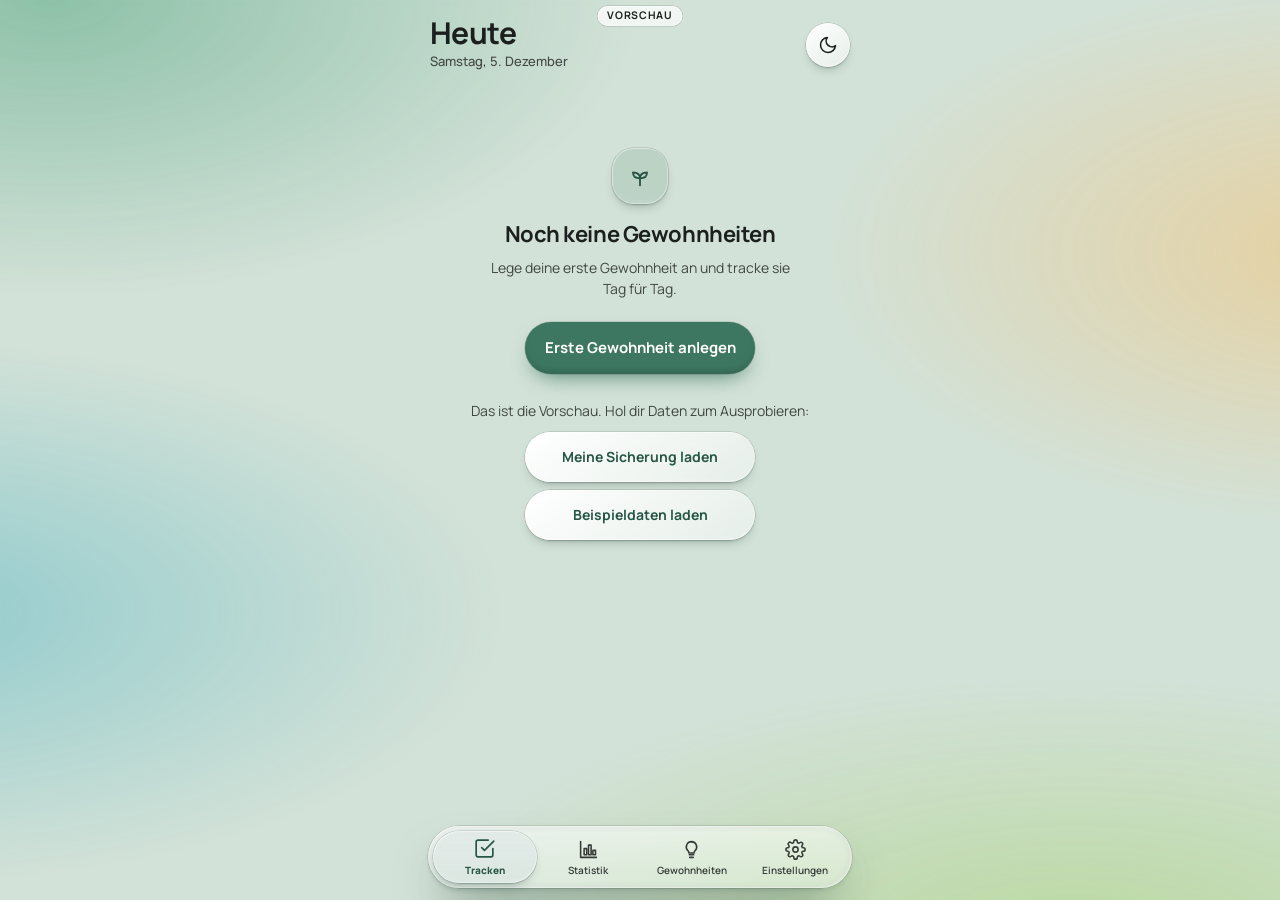
<file: preview/index.html>
<!doctype html>
<html lang="de">
<head>
<meta charset="utf-8">
<meta name="viewport" content="width=device-width,initial-scale=1,maximum-scale=1,user-scalable=no,viewport-fit=cover">
<meta name="apple-mobile-web-app-capable" content="yes">
<meta name="mobile-web-app-capable" content="yes">
<meta name="apple-mobile-web-app-status-bar-style" content="black-translucent">
<meta name="apple-mobile-web-app-title" content="Cadence Vorschau">
<meta name="robots" content="noindex">
<link rel="apple-touch-icon" href="../apple-touch-icon.png">
<link rel="icon" type="image/png" sizes="192x192" href="../icon-192.png">
<script>window.CADENCE_PREVIEW=true;</script>
<title>Cadence Vorschau</title>
<link rel="preconnect" href="https://fonts.googleapis.com">
<link rel="preconnect" href="https://fonts.gstatic.com" crossorigin>
<link rel="stylesheet" href="https://fonts.googleapis.com/css2?family=Fraunces:opsz,wght@9..144,400;9..144,500;9..144,600&family=Manrope:wght@400;500;600;700&display=swap">
<style>
:root{
  --bg:#f3f1ec; --surface:#ffffff; --surface-2:#eceae4; --surface-3:#e3e0d8;
  --ink:#211f1b; --ink-soft:#4c4842; --muted:#8a857c; --faint:#b6b1a7;
  --line:rgba(30,28,24,.08); --line-2:rgba(30,28,24,.14);
  --accent:#4d7a68; --accent-soft:#e2ebe6; --accent-ink:#2f5648;
  --g1:#93e3a4; --g2:#53bd75; --o1:#ffc47a; --o2:#f4964a; --r1:#dd8175; --r2:#c25b4f; --g-ink:#2f8a4f;
  --shadow:0 1px 2px rgba(30,28,24,.05),0 8px 24px -12px rgba(30,28,24,.14);
  --shadow-lg:0 12px 40px -12px rgba(30,28,24,.28);
  --rs:1; --radius:calc(18px*var(--rs)); --radius-sm:calc(12px*var(--rs));
  --font-display:"Fraunces",serif;
  --font-body:"Manrope",-apple-system,BlinkMacSystemFont,"Segoe UI",sans-serif;
  --fill-g:linear-gradient(150deg,var(--g1),var(--g2)); --fill-o:linear-gradient(150deg,var(--o1),var(--o2));
  --fill-r:linear-gradient(150deg,var(--r1),var(--r2)); --on-accent:#fff; --on-fill:#fff;
  --font-head:var(--font-display); --font-num:var(--font-display); --o-ink:var(--o2); --r-ink:var(--r2);
  --on-g:var(--on-fill); --on-o:var(--on-fill); --on-r:var(--on-fill); --knob:#fff;
  --knob-on:#fff; --knob-shadow:0 1px 3px rgba(0,0,0,.25); --num-shadow:0 1px 2px rgba(0,0,0,.25); --on-accent-fill:#fff;
  --fill-goal:linear-gradient(90deg,var(--g2),var(--accent)); --fill-accent:linear-gradient(150deg,var(--accent-soft),var(--accent));
  --safe-top:env(safe-area-inset-top,0px); --safe-bottom:env(safe-area-inset-bottom,0px);
}
@media (prefers-color-scheme:dark){
  :root:not([data-theme="light"]){
    --bg:#121210; --surface:#1c1b19; --surface-2:#252320; --surface-3:#2f2c28;
    --ink:#ece8e1; --ink-soft:#c4bfb6; --muted:#948f85; --faint:#615c54;
    --line:rgba(255,255,255,.08); --line-2:rgba(255,255,255,.14);
    --accent:#77a893; --accent-soft:#233029; --accent-ink:#9cc4b3; --on-accent:#10201a;
    --g1:#93e3a4; --g2:#53bd75; --o1:#ffc47a; --o2:#f4964a; --r1:#dd8175; --r2:#c25b4f; --g-ink:#93e3a4;
    --shadow:0 1px 2px rgba(0,0,0,.3),0 8px 24px -12px rgba(0,0,0,.5);
    --shadow-lg:0 12px 40px -10px rgba(0,0,0,.6);
  }
}
:root[data-theme="dark"]{
  --bg:#121210; --surface:#1c1b19; --surface-2:#252320; --surface-3:#2f2c28;
  --ink:#ece8e1; --ink-soft:#c4bfb6; --muted:#948f85; --faint:#615c54;
  --line:rgba(255,255,255,.08); --line-2:rgba(255,255,255,.14);
  --accent:#77a893; --accent-soft:#233029; --accent-ink:#9cc4b3; --on-accent:#10201a;
  --g1:#93e3a4; --g2:#53bd75; --o1:#ffc47a; --o2:#f4964a; --r1:#dd8175; --r2:#c25b4f; --g-ink:#93e3a4;
  --shadow:0 1px 2px rgba(0,0,0,.3),0 8px 24px -12px rgba(0,0,0,.5);
  --shadow-lg:0 12px 40px -10px rgba(0,0,0,.6);
}

*{box-sizing:border-box;-webkit-tap-highlight-color:transparent}
html,body{margin:0;padding:0}
body{background:var(--bg);color:var(--ink);
  font-family:var(--font-body);
  font-size:16px;line-height:1.5;-webkit-font-smoothing:antialiased;overflow-x:hidden}
button{font-family:inherit;color:inherit;border:none;background:none;cursor:pointer;padding:0}
input,select,textarea{font-family:inherit;font-size:16px}
::selection{background:var(--accent-soft)}
svg{display:block}

.app{max-width:460px;margin:0 auto;min-height:100vh;min-height:100dvh;display:flex;flex-direction:column;position:relative}

.head{padding:calc(var(--safe-top) + 16px) 20px 6px;display:flex;align-items:flex-end;justify-content:space-between;gap:12px}
.head h1{margin:0;font-family:var(--font-display);font-weight:500;font-size:27px;letter-spacing:-.01em;line-height:1;font-optical-sizing:auto}
.head .sub{color:var(--muted);font-size:13px;font-weight:500;margin-top:4px}
.head-btn{width:40px;height:40px;border-radius:50%;background:var(--surface);border:1px solid var(--line);
  display:grid;place-items:center;box-shadow:var(--shadow);transition:transform .15s}
.head-btn:active{transform:scale(.92)}
.head-btn svg{width:18px;height:18px;stroke:var(--ink-soft);fill:none;stroke-width:1.9;stroke-linecap:round;stroke-linejoin:round}

.scroll{flex:1;overflow-y:auto;-webkit-overflow-scrolling:touch;padding:12px 15px 128px;scroll-behavior:smooth;overscroll-behavior-y:contain}
.view{display:none}
.view.active{display:block;animation:viewIn .4s cubic-bezier(.32,.72,0,1)}
@keyframes viewIn{from{opacity:0;transform:translateY(9px) scale(.99)}to{opacity:1;transform:none}}
.view.stagger > *{animation:pop .5s both cubic-bezier(.34,1.32,.5,1)}
.view.stagger > *:nth-child(1){animation-delay:.02s}
.view.stagger > *:nth-child(2){animation-delay:.06s}
.view.stagger > *:nth-child(3){animation-delay:.10s}
.view.stagger > *:nth-child(4){animation-delay:.14s}
.view.stagger > *:nth-child(5){animation-delay:.18s}
.view.stagger > *:nth-child(6){animation-delay:.22s}
.view.stagger > *:nth-child(7){animation-delay:.26s}
.view.stagger > *:nth-child(n+8){animation-delay:.30s}
@keyframes pop{from{opacity:0;transform:translateY(13px) scale(.95)}to{opacity:1;transform:none}}
@media (prefers-reduced-motion:reduce){*{animation:none!important;transition:none!important;scroll-behavior:auto!important}}

/* ---- Dein Tag ---- */
.today-card{background:var(--surface);border:1px solid var(--line);border-radius:calc(15px*var(--rs));
  padding:10px 13px;box-shadow:var(--shadow);margin-bottom:9px}
.tc-head{display:flex;align-items:center;justify-content:space-between;margin-bottom:7px}
.tc-title{font-weight:700;font-size:12.5px;letter-spacing:.01em}
.tc-count{font-family:var(--font-display);font-weight:500;font-size:14px;color:var(--ink-soft);font-variant-numeric:tabular-nums}
.tc-bar{height:10px;border-radius:calc(6px*var(--rs));background:var(--surface-2);overflow:hidden}
.tc-bar i{display:block;height:100%;border-radius:calc(6px*var(--rs));transition:width .45s cubic-bezier(.32,.72,0,1)}
.tc-empty{color:var(--muted);font-size:12.5px;font-weight:500}

/* ---- Rueckfrage zu archivierten Gewohnheiten ---- */
.recall-card{background:var(--surface);border:1px solid var(--line);border-radius:calc(15px*var(--rs));
  padding:12px 13px;box-shadow:var(--shadow);margin-bottom:9px}
.recall-card .rc-top{display:flex;align-items:flex-start;gap:11px}
.recall-card .ico-tile{width:34px;height:34px;border-radius:calc(11px*var(--rs));flex-shrink:0}
.recall-card .ico-tile svg{width:18px;height:18px}
.recall-card .rc-t{flex:1;min-width:0}
.recall-card .rc-k{font-size:11px;font-weight:700;letter-spacing:.04em;text-transform:uppercase;color:var(--accent-ink)}
.recall-card .rc-q{font-size:13.5px;font-weight:500;line-height:1.4;margin-top:2px}
.recall-card .rc-q b{font-weight:800}
.recall-card .rc-btns{display:flex;gap:8px;margin-top:11px}
.recall-card .rc-btns button{flex:1;padding:11px 8px;border-radius:calc(12px*var(--rs));font-weight:700;font-size:13px;
  background:var(--surface-2);color:var(--ink-soft);transition:transform .15s}
.recall-card .rc-btns button.yes{background:var(--accent);color:var(--on-accent)}
.recall-card .rc-btns button:active{transform:scale(.97)}
.recall-card .rc-later{display:block;margin:10px auto 0;font-size:12px;font-weight:600;color:var(--muted)}

/* ---- Week nav ---- */
.wknav{display:flex;align-items:center;gap:7px;margin-bottom:9px}
.wknav .nbtn{width:31px;height:31px;border-radius:calc(10px*var(--rs));background:var(--surface);border:1px solid var(--line);
  display:grid;place-items:center;box-shadow:var(--shadow);flex-shrink:0;transition:transform .15s}
.wknav .nbtn:active{transform:scale(.9)}
.wknav .nbtn svg{width:15px;height:15px;stroke:var(--ink-soft);stroke-width:2;fill:none;stroke-linecap:round;stroke-linejoin:round}
.wknav .lbl{flex:1;text-align:center;font-weight:600;font-size:13px;color:var(--ink-soft)}
.wknav .jump{width:auto;padding:0 12px;height:31px;border-radius:calc(10px*var(--rs));font-size:12px;font-weight:700;
  color:var(--accent-ink);background:var(--accent-soft);box-shadow:none;flex-shrink:0}

/* ---- Habit card ---- */
.card{background:var(--surface);border:1px solid var(--line);border-radius:calc(15px*var(--rs));
  padding:8px 10px;margin-bottom:7px;box-shadow:var(--shadow);
  transition:transform .2s cubic-bezier(.34,1.5,.5,1),box-shadow .2s}
.card:active{transform:scale(.985)}
.card-top{display:flex;align-items:center;gap:9px;margin-bottom:6px}
.card-open{flex:1;min-width:0;display:flex;align-items:center;gap:9px;text-align:left;
  border-radius:calc(10px*var(--rs));padding:2px;margin:-2px;transition:transform .2s cubic-bezier(.34,1.5,.5,1),background .2s}
.card-open:active{transform:scale(.97);background:var(--surface-2)}
.card-chev{width:15px;height:15px;flex-shrink:0;stroke:var(--faint);fill:none;stroke-width:2.2;
  stroke-linecap:round;stroke-linejoin:round;margin-left:1px}

/* ---- groups ---- */
.group-card{border-color:var(--line-2)}
.grp-members{font-size:11px;font-weight:600;color:var(--muted);line-height:1.35;margin:-2px 0 8px;
  display:-webkit-box;-webkit-line-clamp:2;-webkit-box-orient:vertical;overflow:hidden}
.grp-check{width:30px;height:30px;flex-shrink:0;border-radius:calc(9px*var(--rs));background:var(--surface-2);display:grid;
  place-items:center;transition:transform .22s cubic-bezier(.34,1.6,.5,1),background .2s}
.grp-check svg{width:16px;height:16px;stroke:var(--muted);fill:none;stroke-width:2.4;stroke-linecap:round;stroke-linejoin:round}
.grp-check.on{background:var(--fill-g)}
.grp-check.on svg{stroke:var(--on-fill)}
.grp-check:active{transform:scale(.85)}
.grp-toggle{width:30px;height:30px;flex-shrink:0;border-radius:calc(9px*var(--rs));display:grid;place-items:center;
  transition:transform .25s cubic-bezier(.34,1.4,.5,1)}
.grp-toggle svg{width:17px;height:17px;stroke:var(--muted);fill:none;stroke-width:2.2;stroke-linecap:round;stroke-linejoin:round}
.grp-toggle.open{transform:rotate(180deg)}
.grp-toggle:active{background:var(--surface-2)}
.grp-body{margin:-3px 0 7px 12px;padding-left:10px;border-left:2px solid var(--line-2)}
.card-sub{box-shadow:none;background:var(--surface-2);margin-bottom:6px}

/* group day sheet */
.bulk-btn{padding:13px 10px;border-radius:calc(13px*var(--rs));background:var(--surface-2);color:var(--ink-soft);
  font-weight:700;font-size:13.5px;flex:1;transition:transform .2s cubic-bezier(.34,1.5,.5,1)}
.bulk-btn:active{transform:scale(.96)}
.bulk-btn.main{width:100%;background:var(--fill-g);color:var(--on-fill);
  font-size:15px;padding:15px;margin-bottom:8px}
.bulk-row{display:flex;gap:8px;margin-bottom:18px}
.sit-row .sn .off{font-weight:600;font-size:11px;color:var(--faint);margin-left:6px}

/* member picker */
.pick-row{width:100%;display:flex;align-items:center;gap:11px;padding:9px 11px;border-radius:calc(13px*var(--rs));
  border:1.5px solid var(--line);background:var(--surface);margin-bottom:8px;text-align:left;
  transition:transform .2s cubic-bezier(.34,1.5,.5,1),border-color .2s,background .2s}
.pick-row:active{transform:scale(.98)}
.pick-row.sel{border-color:var(--accent);background:var(--accent-soft)}
.pick-row .ico-tile{width:28px;height:28px;border-radius:calc(8px*var(--rs))}
.pick-row .ico-tile svg{width:16px;height:16px}
.pr-name{flex:1;min-width:0;font-size:14px;font-weight:600;display:flex;flex-direction:column;gap:1px}
.pr-name span{white-space:nowrap;overflow:hidden;text-overflow:ellipsis}
.pr-name em{font-style:normal;font-size:11px;font-weight:600;color:var(--faint)}
.pr-box{width:22px;height:22px;flex-shrink:0;border-radius:calc(7px*var(--rs));border:1.5px solid var(--line-2);
  display:grid;place-items:center}
.pick-row.sel .pr-box{background:var(--accent);border-color:var(--accent)}
.pr-box svg{width:14px;height:14px;stroke:var(--on-accent-fill);fill:none;stroke-width:3;stroke-linecap:round;stroke-linejoin:round}
.ico-tile{width:29px;height:29px;border-radius:calc(9px*var(--rs));background:var(--accent-soft);display:grid;place-items:center;flex-shrink:0}
.ico-tile svg{width:17px;height:17px;stroke:var(--accent-ink);fill:none;stroke-width:1.7;stroke-linecap:round;stroke-linejoin:round}
.card-name{flex:1;min-width:0}
.card-name h3{margin:0;font-size:14px;font-weight:700;letter-spacing:-.01em;white-space:nowrap;overflow:hidden;text-overflow:ellipsis}
.card-name .goal{color:var(--muted);font-size:10.5px;font-weight:500;margin-top:0;white-space:nowrap;overflow:hidden;text-overflow:ellipsis}
.chip-streak{display:flex;align-items:center;gap:4px;flex-shrink:0;padding:3px 9px 3px 7px;background:var(--surface-2);
  border-radius:calc(20px*var(--rs));font-weight:700;font-size:12px;color:var(--ink-soft);font-variant-numeric:tabular-nums}
.chip-streak.on{background:var(--accent-soft);color:var(--accent-ink)}
.chip-streak svg{width:13px;height:13px;fill:none;stroke:currentColor;stroke-width:1.9;stroke-linecap:round;stroke-linejoin:round}

.week{display:grid;grid-template-columns:repeat(7,1fr);gap:4px}
.day{display:flex;flex-direction:column;align-items:center;gap:2px}
.day .dl{font-size:9px;font-weight:700;color:var(--faint);letter-spacing:.02em;text-transform:uppercase}
.day .dn{font-size:9.5px;font-weight:600;color:var(--muted);font-variant-numeric:tabular-nums}
.cell{width:100%;height:33px;border-radius:calc(8px*var(--rs));background:var(--surface-2);border:1.5px solid transparent;
  position:relative;overflow:hidden;transition:transform .22s cubic-bezier(.34,1.6,.5,1);display:flex;flex-direction:column}
.cell:active{transform:scale(.82)}
.cell.today{border-color:var(--accent)}
.cell.future{opacity:.4}
.cell.offsched{background:repeating-linear-gradient(45deg,var(--surface-2),var(--surface-2) 3px,transparent 3px,transparent 6px);opacity:.55}
.seg{flex:1;transition:background .25s}
.seg + .seg{border-top:1px solid rgba(255,255,255,.32)}
.seg.g{background:var(--fill-g)}
.seg.o{background:var(--fill-o)}
.seg.r{background:var(--fill-r)}
.cell .dot{position:absolute;bottom:3px;left:50%;transform:translateX(-50%);width:3px;height:3px;border-radius:50%;background:var(--faint)}
.cell.done .dot{display:none}
.goalbar{margin-top:8px;display:flex;flex-direction:column;gap:4px}
.gb-track{height:5px;border-radius:calc(4px*var(--rs));background:var(--surface-2);overflow:hidden}
.gb-track i{display:block;height:100%;border-radius:calc(4px*var(--rs));background:var(--fill-goal);
  transition:width .5s cubic-bezier(.32,.72,0,1)}
.gb-cap{font-size:9.5px;font-weight:700;color:var(--faint);letter-spacing:.03em}

/* ---- Matrix: gemeinsames Raster fuer alle Gewohnheiten ---- */
.matrix{background:var(--surface);border:1px solid var(--line);border-radius:var(--radius);
  padding:10px 10px 6px;box-shadow:var(--shadow);margin-bottom:9px}
.mgrid{display:grid;grid-template-columns:16px 90px repeat(7,minmax(0,1fr)) 32px;align-items:center;gap:3px}
.mhead{padding-bottom:7px;border-bottom:1px solid var(--line);margin-bottom:1px}
.mhead .dl{text-align:center;font-size:9px;font-weight:700;color:var(--faint);letter-spacing:.02em;text-transform:uppercase}
.mrow{padding:6px 0;border-top:1px solid var(--line)}
.mrow:first-of-type{border-top:none}
.mchev{width:16px;height:16px;stroke:var(--faint);fill:none;stroke-width:2.2;stroke-linecap:round;stroke-linejoin:round;
  transition:transform .25s cubic-bezier(.34,1.4,.5,1)}
.mchev.open{transform:rotate(180deg)}
.mname{display:flex;align-items:center;gap:6px;min-width:0;text-align:left}
.mname .ico-tile{width:22px;height:22px;border-radius:calc(7px*var(--rs));flex-shrink:0}
.mname .ico-tile svg{width:12px;height:12px}
.mname span{font-size:11.5px;font-weight:700;white-space:nowrap;overflow:hidden;text-overflow:ellipsis}
.mrow.sub .mname{padding-left:11px}
.mrow.sub .mname span{font-weight:600;color:var(--ink-soft);font-size:11px}
.mcell{aspect-ratio:1;border-radius:calc(6px*var(--rs));background:var(--surface-2);position:relative;overflow:hidden;display:flex;flex-direction:column}
.mcell.future{opacity:.4}
.mcell.offsched{background:repeating-linear-gradient(45deg,var(--surface-2),var(--surface-2) 2px,transparent 2px,transparent 4px);opacity:.55}
.mcell.today{outline:1.5px solid var(--accent);outline-offset:1px}
.mseg{flex:1}
.mseg+.mseg{border-top:1px solid rgba(255,255,255,.32)}
.mseg.g{background:var(--fill-g)}
.mseg.o{background:var(--fill-o)}
.mseg.r{background:var(--fill-r)}
.mstreak{font-size:11px;font-weight:800;color:var(--faint);font-variant-numeric:tabular-nums;
  display:flex;align-items:center;justify-content:flex-end;gap:1px}
.mstreak svg{width:11px;height:11px;fill:none;stroke:currentColor;stroke-width:2;stroke-linecap:round;stroke-linejoin:round;flex-shrink:0}
.mstreak.on{color:var(--accent-ink)}
.mstreak.warn{color:var(--o-ink)}
/* Meilenstein-Punkt am Icon (Matrix hat keinen Platz fuer Text) */
.ico-tile.ms-stable,.ico-tile.ms-archive{position:relative}
.ico-tile.ms-stable::after,.ico-tile.ms-archive::after{content:"";position:absolute;top:-2px;right:-2px;width:7px;height:7px;
  border-radius:50%;border:1.5px solid var(--surface)}
.ico-tile.ms-stable::after{background:var(--accent)}
.ico-tile.ms-archive::after{background:var(--g2)}

/* ---- Umschalter Woche/Heute + Tages-Checkliste ---- */
.view-toggle{margin-bottom:9px}
.tlist{background:var(--surface);border:1px solid var(--line);border-radius:var(--radius);
  padding:2px 14px;box-shadow:var(--shadow);margin-bottom:9px}
.trow{width:100%;display:flex;align-items:center;gap:11px;padding:12px 0;border-top:1px solid var(--line);
  text-align:left;transition:transform .2s cubic-bezier(.34,1.5,.5,1)}
.tlist>.trow:first-child,.tlist>.trow-grp:first-child>.trow:first-child{border-top:none}
.trow:active{transform:scale(.99)}
.trow .ico-tile{width:32px;height:32px;flex-shrink:0}
.tname{flex:1;min-width:0}
.tname .n{font-size:14px;font-weight:700;white-space:nowrap;overflow:hidden;text-overflow:ellipsis}
.tname .sit{font-size:11.5px;color:var(--muted);font-weight:500;margin-top:1px;white-space:nowrap;overflow:hidden;text-overflow:ellipsis}
.tstatus{width:38px;height:38px;border-radius:calc(11px*var(--rs));background:var(--surface-2);flex-shrink:0}
.tstatus.g{background:var(--fill-g)}
.tstatus.o{background:var(--fill-o)}
.tstatus.r{background:var(--fill-r)}
.tempty{text-align:center;padding:34px 10px;color:var(--muted);font-size:13.5px;font-weight:500}
/* Gruppenzeile in der Heute-Liste: Chevron zum Auf-/Zuklappen + eigener Bereich zum Oeffnen des Tagesblatts */
.tchev{width:16px;height:16px;flex-shrink:0;display:flex;align-items:center;justify-content:center}
.trow-open{flex:1;min-width:0;display:flex;align-items:center;gap:11px;text-align:left}
.trow.sub{padding-left:25px}
.trow.sub .ico-tile{width:27px;height:27px}
.tlist button:disabled{opacity:.4}
/* Gruppen: eigene Karte, Kopfzeile farbig abgesetzt */
.tgroup{padding-top:0;overflow:hidden}
.tghead{width:auto;margin:0 -14px;padding:11px 14px;background:var(--accent-soft);border-top:none}
.tgroup.closed .tghead{margin-bottom:-2px}
.tghead .ico-tile{background:var(--accent)}
.tghead .ico-tile svg{stroke:var(--surface)}
.tghead .tname .n{font-family:var(--font-display);font-weight:500;font-size:16.5px;color:var(--accent-ink)}
.tghead .mchev{stroke:var(--accent-ink)}
.tghead+.trow{border-top:none}
.tghead .tstatus{background:var(--surface)}
/* Woche: Gruppenzeile als farbiges Band, Spalten bleiben ausgerichtet */
.mrow.grp{background:var(--accent-soft);border-radius:calc(10px*var(--rs));margin:4px -6px 1px;padding:6px;border-top:none}
.mrow.grp .mname span{font-family:var(--font-display);font-weight:500;font-size:13px;color:var(--accent-ink)}
.mrow.grp .ico-tile{background:var(--accent)}
.mrow.grp .ico-tile svg{stroke:var(--surface)}
.mrow.grp .mchev{stroke:var(--accent-ink)}
.mrow.grp .mcell{background:var(--surface)}
.mrow.grp+.mrow{border-top:none}
/* Heute-Zeile: Name oeffnet Bearbeiten, Feld oeffnet das Tagesblatt */
.trow:active{transform:none}
.trow-open:active,.tstatus:active{transform:scale(.96)}
.trow-open,.tstatus{transition:transform .2s cubic-bezier(.34,1.5,.5,1)}
.tname .n{display:flex;align-items:center;gap:5px}
.tname .n span{min-width:0;overflow:hidden;text-overflow:ellipsis}
.tname .n svg{width:13px;height:13px;flex-shrink:0;stroke:var(--faint);fill:none;stroke-width:1.9;stroke-linecap:round;stroke-linejoin:round}
.tmeta{display:flex;align-items:center;gap:6px;margin-top:2px;min-width:0}
.tmeta .sit{margin-top:0}
.tmeta .warn{font-size:11px;font-weight:700;color:var(--o-ink);white-space:nowrap}
.tstatus{display:flex;overflow:hidden;gap:0}
.tstatus i{flex:1;display:block}
.tstatus i+i{border-left:1.5px solid var(--surface)}
.tstatus i.g{background:var(--fill-g)}
.tstatus i.o{background:var(--fill-o)}
.tstatus i.r{background:var(--fill-r)}
.trow .chip-streak{padding:5px 10px 5px 8px;font-size:13.5px;font-weight:800}
.trow .chip-streak svg{width:14px;height:14px;stroke-width:2.1}
.chip-streak.warn{background:rgba(244,150,74,.16);color:var(--o-ink)}
.badge{display:inline-block;padding:1px 7px;border-radius:calc(10px*var(--rs));font-size:10.5px;font-weight:700;white-space:nowrap;flex-shrink:0}
.badge.stable{background:var(--accent-soft);color:var(--accent-ink)}
.badge.archive{background:rgba(83,189,117,.16);color:var(--g-ink)}

.add-btn{width:100%;padding:14px;border-radius:var(--radius);border:1.5px dashed var(--line-2);color:var(--muted);
  font-weight:600;font-size:14px;display:flex;align-items:center;justify-content:center;gap:8px;background:transparent;transition:.2s}
.add-btn:active{background:var(--surface-2)}
.add-btn svg{width:17px;height:17px;stroke:currentColor;fill:none;stroke-width:2;stroke-linecap:round}
.empty{text-align:center;padding:56px 30px;color:var(--muted)}
.empty .ico{margin:0 auto 14px;width:56px;height:56px;border-radius:calc(16px*var(--rs));background:var(--accent-soft);display:grid;place-items:center}
.empty .ico svg{width:28px;height:28px;stroke:var(--accent-ink);fill:none;stroke-width:1.6;stroke-linecap:round;stroke-linejoin:round}
.empty h2{font-family:var(--font-display);font-weight:500;font-size:22px;color:var(--ink);margin:0 0 6px}
.empty p{font-size:14px;margin:0 0 22px;line-height:1.55}
.section-label.tsec{margin:16px 6px 8px}
.section-label{font-size:11.5px;font-weight:700;letter-spacing:.06em;text-transform:uppercase;color:var(--faint);margin:20px 6px 11px}

/* ---- Nav ---- */
.nav{position:fixed;bottom:0;left:50%;transform:translateX(-50%);width:100%;max-width:460px;
  padding:8px 20px calc(var(--safe-bottom) + 10px);background:linear-gradient(to top,var(--bg) 55%,transparent);z-index:40}
.nav-inner{background:var(--surface);border:1px solid var(--line);border-radius:calc(22px*var(--rs));box-shadow:var(--shadow-lg);display:flex;padding:6px}
.nav-item{flex:1;padding:8px 0 6px;border-radius:calc(15px*var(--rs));display:flex;flex-direction:column;align-items:center;gap:3px;color:var(--muted);
  transition:color .2s,background .3s cubic-bezier(.34,1.28,.52,1),transform .22s cubic-bezier(.34,1.5,.5,1)}
.nav-item.active{color:var(--accent-ink);background:var(--accent-soft)}
.nav-item svg{width:21px;height:21px;stroke:currentColor;fill:none;stroke-width:1.8;stroke-linecap:round;stroke-linejoin:round;
  transition:transform .25s cubic-bezier(.34,1.5,.5,1)}
.nav-item.active svg{transform:translateY(-1px) scale(1.06)}
.nav-item span{font-size:10px;font-weight:600;white-space:nowrap}
.nav-item:active{transform:scale(.9)}

/* ---- Sheet ---- */
.scrim{position:fixed;inset:0;background:rgba(20,18,15,.42);backdrop-filter:blur(3px);-webkit-backdrop-filter:blur(3px);
  opacity:0;pointer-events:none;transition:opacity .3s;z-index:50}
.scrim.show{opacity:1;pointer-events:auto}
.sheet{position:fixed;left:50%;bottom:0;transform:translate(-50%,100%);width:100%;max-width:460px;background:var(--bg);
  border-radius:calc(26px*var(--rs)) calc(26px*var(--rs)) 0 0;z-index:60;box-shadow:var(--shadow-lg);transition:transform .38s cubic-bezier(.32,.72,0,1);
  max-height:92dvh;display:flex;flex-direction:column;padding-bottom:var(--safe-bottom)}
.sheet.show{transform:translate(-50%,0)}
.grabber{width:38px;height:5px;border-radius:calc(3px*var(--rs));background:var(--line-2);margin:9px auto 2px;flex-shrink:0}
.sheet-head{display:flex;align-items:center;justify-content:space-between;padding:6px 20px 12px}
.sheet-head h2{margin:0;font-family:var(--font-display);font-weight:500;font-size:22px;letter-spacing:-.01em}
.sheet-body{overflow-y:auto;-webkit-overflow-scrolling:touch;padding:0 20px 24px}
.x-btn{width:32px;height:32px;border-radius:50%;background:var(--surface-2);display:grid;place-items:center}
.x-btn svg{width:16px;height:16px;stroke:var(--ink-soft);stroke-width:2.2;fill:none;stroke-linecap:round}

.de-date{color:var(--muted);font-size:13px;font-weight:600;margin:-4px 0 14px;text-transform:capitalize}
.sit-row{margin-bottom:14px}
.sit-row .sn{font-size:14px;font-weight:700;margin-bottom:8px}
.choices{display:grid;grid-template-columns:repeat(3,1fr);gap:8px}
.choices.one{grid-template-columns:none;grid-auto-flow:column;grid-auto-columns:minmax(0,1fr)}
/* Fenster-Gewohnheiten: Stand im Tagesblatt, Liste der letzten Fenster im Detail */
.win-cue{font-size:13px;color:var(--ink-soft);font-weight:600;margin:-6px 0 12px}
.win-box{background:var(--surface);border:1px solid var(--line);border-radius:var(--radius);padding:13px 14px 14px;margin-bottom:14px}
.win-k{font-size:11.5px;font-weight:700;color:var(--muted);margin-bottom:3px}
.win-t{font-size:15px;font-weight:700;margin-bottom:4px}
.win-box .clear-day{margin-top:8px}
.win-box .bulk-btn.main{margin-top:8px}
.win-list{padding-bottom:6px}
.win-row{display:flex;align-items:center;gap:10px;padding:9px 0;border-top:1px solid var(--line)}
.win-row>i{flex:none;width:10px;height:10px;border-radius:50%;background:var(--surface-3)}
.win-row.ok>i{background:var(--fill-g)}
.win-row.miss>i{background:var(--fill-r)}
.win-row.open>i{background:transparent;box-shadow:inset 0 0 0 2px var(--accent)}
.win-row .wr-t{flex:1;min-width:0}
.win-row .wr-t b{display:block;font-size:13.5px;font-weight:700}
.win-row .wr-t span{display:block;font-size:11.5px;color:var(--muted);font-weight:600;margin-top:1px}
.win-row.skip .wr-t b{color:var(--muted)}
.win-row button{flex:none;min-height:36px;padding:0 12px;border-radius:calc(11px*var(--rs));background:var(--surface-2);color:var(--ink-soft);font-size:12px;font-weight:700}
.choice{padding:13px 6px 11px;border-radius:calc(14px*var(--rs));border:1.5px solid var(--line);background:var(--surface);
  display:flex;flex-direction:column;align-items:center;gap:7px;
  transition:transform .22s cubic-bezier(.34,1.6,.5,1),background .18s,border-color .18s}
.choice:active{transform:scale(.9)}
.choice.sel .sw{animation:swpop .35s cubic-bezier(.34,1.5,.5,1)}
@keyframes swpop{0%{transform:scale(.7)}60%{transform:scale(1.15)}100%{transform:scale(1)}}
.choice .sw{width:25px;height:25px;border-radius:calc(8px*var(--rs))}
.choice .cl{font-size:11px;font-weight:600;color:var(--muted)}
.choice.sel{border-color:var(--accent);background:var(--accent-soft)}
.choice.sel .cl{color:var(--ink)}
.sw.g{background:var(--fill-g)}
.sw.o{background:var(--fill-o)}
.sw.r{background:var(--fill-r)}
.clear-day{width:100%;margin-top:8px;padding:12px;border-radius:calc(13px*var(--rs));background:var(--surface-2);color:var(--muted);font-weight:600;font-size:13.5px}

/* forms */
.field{margin-bottom:18px}
.field > label{display:block;font-size:12.5px;font-weight:700;color:var(--ink-soft);margin-bottom:8px}
.field .hint{font-size:12px;color:var(--muted);font-weight:500;margin-top:6px;line-height:1.4}
.field .hint b{color:var(--ink-soft);font-weight:700}
.esec{font-size:12px;font-weight:700;letter-spacing:.06em;text-transform:uppercase;color:var(--accent-ink);
  margin:20px 2px 12px;padding-top:16px;border-top:1px solid var(--line)}
.esec .opt{color:var(--faint);font-weight:600;text-transform:none;letter-spacing:0}
.seg-toggle{display:flex;background:var(--surface-2);border-radius:calc(13px*var(--rs));padding:4px;gap:4px}
.seg-toggle button{flex:1;padding:10px 6px;border-radius:calc(10px*var(--rs));font-weight:600;font-size:13px;color:var(--muted);
  text-align:center;transition:background .2s,color .2s,box-shadow .2s}
.seg-toggle button.sel{background:var(--surface);color:var(--ink);box-shadow:var(--shadow)}
.inp{width:100%;padding:12px 14px;border-radius:calc(12px*var(--rs));border:1.5px solid var(--line);background:var(--surface);
  color:var(--ink);outline:none;transition:.18s;font-weight:500}
.inp:focus{border-color:var(--accent)}
select.inp{appearance:none;-webkit-appearance:none;
  background-image:url("data:image/svg+xml,%3Csvg xmlns='http://www.w3.org/2000/svg' width='16' height='16' fill='none' stroke='%238a857c' stroke-width='2' stroke-linecap='round'%3E%3Cpath d='M4 6l4 4 4-4'/%3E%3C/svg%3E");
  background-repeat:no-repeat;background-position:right 13px center;padding-right:38px}
.icon-pick{display:flex;flex-wrap:wrap;gap:8px;max-height:180px;overflow-y:auto;padding:2px;
  border:1px solid var(--line);border-radius:calc(14px*var(--rs));background:var(--surface-2)}
.icon-pick button{width:44px;height:44px;border-radius:calc(12px*var(--rs));background:var(--surface);border:1.5px solid var(--line);display:grid;place-items:center;transition:.14s}
.icon-pick button svg{width:21px;height:21px;stroke:var(--ink-soft);fill:none;stroke-width:1.7;stroke-linecap:round;stroke-linejoin:round}
.icon-pick button.sel{border-color:var(--accent);background:var(--accent-soft);transform:scale(1.04)}
.icon-pick button.sel svg{stroke:var(--accent-ink)}
.wd-pick{display:flex;gap:6px}
.wd-pick button{flex:1;aspect-ratio:1;border-radius:calc(10px*var(--rs));background:var(--surface);border:1.5px solid var(--line);
  font-size:12px;font-weight:700;color:var(--muted);transition:.14s}
.wd-pick button.sel{background:var(--accent-soft);border-color:transparent;color:var(--accent-ink)}
.stepper{display:flex;align-items:center;gap:14px}
.stepper button{width:38px;height:38px;border-radius:calc(11px*var(--rs));background:var(--surface-2);font-size:21px;font-weight:500;display:grid;place-items:center;color:var(--ink-soft)}
.stepper .val{font-family:var(--font-display);font-size:25px;font-weight:500;min-width:44px;text-align:center;font-variant-numeric:tabular-nums}
.stepper .unit{color:var(--muted);font-size:13px;font-weight:600}
.sit-edit,.rem-time{display:flex;align-items:center;gap:9px;margin-bottom:9px}
.sit-edit .inp,.rem-time .inp{flex:1}
.del{width:40px;height:42px;flex-shrink:0;border-radius:calc(11px*var(--rs));background:var(--surface-2);display:grid;place-items:center}
.del svg{width:17px;height:17px;stroke:var(--r-ink);stroke-width:2;fill:none;stroke-linecap:round;stroke-linejoin:round}
.add-inline{color:var(--accent-ink);font-weight:700;font-size:13.5px;display:flex;align-items:center;gap:6px;padding:6px 0}
.add-inline svg{width:16px;height:16px;stroke:currentColor;stroke-width:2.2;fill:none;stroke-linecap:round}
.primary{width:100%;padding:15px;border-radius:calc(14px*var(--rs));background:var(--accent);color:var(--on-accent);font-weight:700;font-size:15px;transition:.15s;margin-top:6px}
.primary:active{transform:scale(.98);filter:brightness(.96)}
.danger-btn{width:100%;padding:14px;border-radius:calc(14px*var(--rs));background:transparent;color:var(--r-ink);font-weight:600;font-size:14px;margin-top:8px}

.switch{width:50px;height:30px;border-radius:calc(16px*var(--rs));background:var(--surface-3);position:relative;transition:.22s;flex-shrink:0}
.switch.on{background:var(--accent)}
.switch::after{content:"";position:absolute;top:3px;left:3px;width:24px;height:24px;border-radius:50%;background:var(--knob);transition:.22s;box-shadow:var(--knob-shadow)}
.switch.on::after{transform:translateX(20px);background:var(--knob-on)}

.set-group{background:var(--surface);border:1px solid var(--line);border-radius:var(--radius);overflow:hidden;margin-bottom:14px;box-shadow:var(--shadow)}
.set-row{display:flex;align-items:center;gap:13px;padding:14px 15px;border-bottom:1px solid var(--line)}
.set-row:last-child{border-bottom:none}
.set-row .si{width:34px;height:34px;border-radius:calc(10px*var(--rs));background:var(--surface-2);display:grid;place-items:center;flex-shrink:0}
.set-row .si svg{width:18px;height:18px;stroke:var(--ink-soft);fill:none;stroke-width:1.8;stroke-linecap:round;stroke-linejoin:round}
.set-row .si.acc{background:var(--accent-soft)}
.set-row .si.acc svg{stroke:var(--accent-ink)}
.set-row .st{flex:1;min-width:0}
.set-row .st .t{font-size:14.5px;font-weight:600}
.set-row .st .d{font-size:12px;color:var(--muted);font-weight:500;margin-top:1px}
.set-row .inp{width:auto;padding:8px 11px}
.set-row .chev{stroke:var(--faint);width:17px;height:17px;fill:none;stroke-width:2;stroke-linecap:round;stroke-linejoin:round}
.set-row.tap:active{background:var(--surface-2)}
.set-row .chev.fold{transition:transform .25s cubic-bezier(.34,1.4,.5,1)}
.set-row .chev.fold.open{transform:rotate(180deg)}
.pill-val{color:var(--muted);font-size:13px;font-weight:600}

/* ideas */
.idea-add{display:flex;gap:9px;margin-bottom:14px}
.idea-add .inp{flex:1}
.idea-addbtn{width:48px;flex-shrink:0;border-radius:calc(12px*var(--rs));background:var(--accent-soft);color:var(--accent-ink);
  font-size:26px;font-weight:400;display:grid;place-items:center;transition:transform .22s cubic-bezier(.34,1.6,.5,1)}
.idea-addbtn:active{transform:scale(.88)}
.idea-card{display:flex;align-items:flex-start;gap:11px;background:var(--surface);border:1px solid var(--line);
  border-radius:calc(14px*var(--rs));padding:12px 13px;margin-bottom:9px;box-shadow:var(--shadow);
  transition:transform .2s cubic-bezier(.34,1.5,.5,1)}
.idea-card:active{transform:scale(.99)}
.idea-card .itext{flex:1;font-size:14px;font-weight:500;line-height:1.4;word-break:break-word;padding-top:5px}
.idea-card .iact{display:flex;gap:6px;flex-shrink:0}
.idea-card .iact button{width:33px;height:33px;border-radius:calc(9px*var(--rs));background:var(--surface-2);display:grid;place-items:center;
  transition:transform .2s cubic-bezier(.34,1.6,.5,1)}
.idea-card .iact button:active{transform:scale(.86)}
.idea-card .iact button svg{width:16px;height:16px;fill:none;stroke-width:1.9;stroke-linecap:round;stroke-linejoin:round}
.idea-card .iact .conv{background:var(--accent-soft)}
.idea-card .iact .conv svg{stroke:var(--accent-ink)}
.idea-card .iact .rm svg{stroke:var(--r-ink)}

/* stats */
.hero-stat{background:var(--surface);border:1px solid var(--line);border-radius:var(--radius);padding:18px;box-shadow:var(--shadow);margin-bottom:12px}
.hero-stat .row{display:flex;gap:12px}
.hs{flex:1;text-align:center}
.hs .n{font-family:var(--font-display);font-weight:500;font-size:32px;line-height:1;letter-spacing:-.02em;font-variant-numeric:tabular-nums}
.hs .n.g{color:var(--g2)} .hs .n.o{color:var(--o-ink)}
.hs .l{font-size:11px;font-weight:600;color:var(--muted);margin-top:6px}
.hs + .hs{border-left:1px solid var(--line)}
.bar{height:9px;border-radius:calc(6px*var(--rs));background:var(--surface-2);overflow:hidden;display:flex;margin-top:16px}
.bar i{display:block;height:100%}
.bar i.g{background:linear-gradient(90deg,var(--g1),var(--g2))}
.bar i.o{background:linear-gradient(90deg,var(--o1),var(--o2))}
.bar i.r{background:linear-gradient(90deg,var(--r1),var(--r2))}
.stat-card{background:var(--surface);border:1px solid var(--line);border-radius:var(--radius);padding:15px;box-shadow:var(--shadow);margin-bottom:12px}
.stat-card .sh{display:flex;align-items:center;gap:10px;margin-bottom:13px}
.stat-card .sh .ico-tile{width:32px;height:32px}
.stat-card .sh .ico-tile svg{width:18px;height:18px}
.stat-card .sh h3{margin:0;font-size:14.5px;font-weight:700;flex:1;white-space:nowrap;overflow:hidden;text-overflow:ellipsis}
.stat-card .sh .pct{font-family:var(--font-display);font-size:19px;font-weight:500;color:var(--accent-ink)}
.mnav{display:flex;align-items:center;justify-content:space-between;margin-bottom:13px;padding:0 4px}
.mnav h2{font-family:var(--font-display);font-weight:500;font-size:19px;margin:0;text-transform:capitalize}
.mnav button{width:36px;height:36px;border-radius:calc(11px*var(--rs));background:var(--surface);border:1px solid var(--line);display:grid;place-items:center;box-shadow:var(--shadow)}
.mnav button svg{width:17px;height:17px;stroke:var(--ink-soft);stroke-width:2;fill:none;stroke-linecap:round;stroke-linejoin:round}
.mnav button:disabled{opacity:.35}
.cal{display:grid;grid-template-columns:repeat(7,minmax(0,1fr));gap:5px}
.cal .cd{text-align:center;font-size:10px;font-weight:700;color:var(--faint);padding-bottom:3px;text-transform:uppercase}
.cal .mc{aspect-ratio:1;border-radius:calc(9px*var(--rs));background:var(--surface-2);position:relative;overflow:hidden;display:flex}
.cal .mc.empty{background:transparent;padding:0}
.cal .mc .num{position:absolute;inset:0;display:grid;place-items:center;font-size:11px;font-weight:600;color:var(--ink-soft);z-index:1}
.cal .mc.filled .num{color:var(--on-g);text-shadow:var(--num-shadow)}
.cal .mc.filled:has(.sg.o) .num{color:var(--on-o)}
.cal .mc.filled:has(.sg.r) .num{color:var(--on-r)}
.cal .mc .sg{flex:1}
.cal .mc .sg.g{background:var(--fill-g)}
.cal .mc .sg.o{background:var(--fill-o)}
.cal .mc .sg.r{background:var(--fill-r)}
.cal .mc.tdy{outline:2px solid var(--accent);outline-offset:-2px}
.year-grid{display:grid;grid-template-columns:repeat(auto-fill,minmax(9px,1fr));gap:3px;margin-top:4px}
.yc{aspect-ratio:1;border-radius:calc(2.5px*var(--rs));background:var(--surface-2)}
.yc.g{background:var(--fill-g)}
.yc.o{background:var(--fill-o)}
.yc.r{background:var(--fill-r)}
.legend{display:flex;gap:16px;justify-content:center;margin:15px 0 2px;flex-wrap:wrap}
.legend div{display:flex;align-items:center;gap:6px;font-size:11.5px;font-weight:600;color:var(--muted)}
.legend .sw{width:12px;height:12px;border-radius:calc(4px*var(--rs))}
.filter-chips{display:flex;gap:8px;overflow-x:auto;padding:2px 0 12px;-webkit-overflow-scrolling:touch}
.chip{padding:7px 13px;border-radius:calc(20px*var(--rs));background:var(--surface);border:1px solid var(--line);font-size:12.5px;font-weight:600;color:var(--muted);white-space:nowrap;flex-shrink:0;display:flex;align-items:center;gap:6px}
.chip svg{width:14px;height:14px;stroke:currentColor;fill:none;stroke-width:1.8;stroke-linecap:round;stroke-linejoin:round}
.chip.sel{background:var(--accent-soft);color:var(--accent-ink);border-color:transparent}

.toast{position:fixed;bottom:calc(var(--safe-bottom) + 96px);left:50%;transform:translateX(-50%) translateY(20px);
  background:var(--ink);color:var(--bg);padding:11px 20px;border-radius:calc(20px*var(--rs));font-size:13.5px;font-weight:600;
  opacity:0;pointer-events:none;transition:.3s;z-index:80;box-shadow:var(--shadow-lg);max-width:88%;text-align:center}
.toast.show{opacity:1;transform:translateX(-50%) translateY(0)}
.toast.big{background:var(--accent);color:var(--on-accent);font-size:14.5px;padding:13px 22px}

textarea.inp{resize:vertical;min-height:74px;line-height:1.45;font-size:16px}
.ghost-btn{width:100%;padding:14px;border-radius:calc(14px*var(--rs));background:var(--accent-soft);color:var(--accent-ink);font-weight:700;font-size:14px;margin-top:8px}
.ghost-btn:active{transform:scale(.98)}

/* ---- Meilensteine im Editor ---- */
.ms-box{background:var(--surface);border:1px solid var(--line);border-radius:calc(14px*var(--rs));padding:4px 13px}
.ms-row{padding:10px 0;border-top:1px solid var(--line)}
.ms-row:first-child{border-top:none}
.ms-top{display:flex;align-items:center;justify-content:space-between;gap:8px;margin-bottom:6px}
.ms-top b{font-size:13.5px}
.ms-top .ok{font-size:11.5px;font-weight:700;color:var(--g-ink)}
.ms-top .no{font-size:11.5px;font-weight:600;color:var(--faint)}
.ms-line{display:flex;justify-content:space-between;font-size:12px;color:var(--muted);font-weight:600;margin-top:5px}
.ms-line .y{color:var(--g-ink)}
.ms-why{font-size:12.5px;color:var(--ink-soft);font-weight:500;line-height:1.4;margin:-2px 0 8px}

/* ---- Einstellungen: kompakter Stepper ---- */
.mini-step{display:flex;align-items:center;gap:6px;flex-shrink:0}
.mini-step button{width:30px;height:30px;border-radius:calc(9px*var(--rs));background:var(--surface-2);font-size:18px;display:grid;place-items:center;color:var(--ink-soft)}
.mini-step button:active{transform:scale(.88)}
.mini-step .v{min-width:34px;text-align:center;font-weight:800;font-size:14.5px;font-variant-numeric:tabular-nums}
.set-note{font-size:12px;color:var(--muted);font-weight:500;line-height:1.45;padding:0 6px;margin:-4px 0 14px}

/* ---- Gewohnheiten-Tab: Ideen ---- */
.isec{margin-bottom:6px}
.isec-head{width:100%;display:flex;align-items:center;gap:8px;padding:10px 4px 8px;text-align:left}
.isec-head .t{font-size:11.5px;font-weight:700;letter-spacing:.06em;text-transform:uppercase;color:var(--faint);flex:1}
.isec-head .c{font-size:12px;font-weight:700;color:var(--faint);font-variant-numeric:tabular-nums}
.ilist{min-height:10px;padding-bottom:4px}
.ilist .idrop{border:1.5px dashed var(--line-2);border-radius:calc(14px*var(--rs));padding:12px;text-align:center;color:var(--faint);font-size:12.5px;font-weight:600;margin-bottom:9px}
.idea-card{align-items:center;cursor:pointer}
.idea-card .itext{padding-top:0}
.idea-card .inote{font-size:12px;color:var(--muted);font-weight:500;margin-top:2px;display:-webkit-box;-webkit-line-clamp:2;-webkit-box-orient:vertical;overflow:hidden}
.ihandle{width:34px;height:38px;margin:-6px -6px -6px 0;flex-shrink:0;display:grid;place-items:center;touch-action:none;cursor:grab}
.ihandle svg{width:18px;height:18px;fill:var(--faint);stroke:none}
.idea-card.dragging{box-shadow:var(--shadow-lg);transform:scale(1.02);opacity:.95;position:relative;z-index:5;transition:none}

/* ---- Archiv ---- */
.arch-card{width:100%;display:flex;align-items:center;gap:12px;background:var(--surface);border:1px solid var(--line);
  border-radius:calc(14px*var(--rs));padding:12px 13px;margin-bottom:9px;box-shadow:var(--shadow);text-align:left;transition:transform .2s cubic-bezier(.34,1.5,.5,1)}
.arch-card:active{transform:scale(.985)}
.arch-card .ico-tile{width:36px;height:36px;border-radius:calc(11px*var(--rs))}
.arch-card .ico-tile svg{width:19px;height:19px}
.arch-card .ab{flex:1;min-width:0}
.arch-card .an{font-size:14.5px;font-weight:700;white-space:nowrap;overflow:hidden;text-overflow:ellipsis}
.arch-card .ad{font-size:12px;color:var(--muted);font-weight:500;margin-top:1px}
.arch-card .ap{font-family:var(--font-display);font-size:19px;font-weight:500;color:var(--g-ink);flex-shrink:0}
.arch-sum{display:flex;gap:10px;margin-bottom:16px}
.arch-sum div{flex:1;background:var(--surface);border:1px solid var(--line);border-radius:calc(13px*var(--rs));padding:11px;text-align:center}
.arch-sum b{display:block;font-family:var(--font-display);font-weight:500;font-size:22px}
.arch-sum span{font-size:11px;color:var(--muted);font-weight:600}
.note-box{background:var(--surface);border:1px solid var(--line);border-radius:calc(13px*var(--rs));padding:11px 13px;font-size:13.5px;line-height:1.45;margin-bottom:12px;white-space:pre-wrap}
/* Notiz mit Ablauf: Zeilen mit "-" erscheinen als ruhige Liste (bewusst ohne Haken) */
.note-box.rich{white-space:normal}
.note-box.rich p{margin:0 0 4px}
.note-box.rich p:last-child{margin-bottom:0}
.note-list{list-style:none;margin:2px 0 6px;padding:0}
.note-list:last-child{margin-bottom:0}
.note-list li{position:relative;padding:6px 0 6px 18px;border-top:1px solid var(--line)}
.note-list li:first-child{border-top:none}
.note-list li::before{content:"";position:absolute;left:4px;top:14px;width:6px;height:6px;border-radius:50%;background:var(--accent)}

/* ---- Wissen ---- */
.kcard{background:var(--surface);border:1px solid var(--line);border-radius:calc(14px*var(--rs));margin-bottom:9px;box-shadow:var(--shadow);overflow:hidden}
.kcard summary{list-style:none;display:flex;align-items:center;gap:11px;padding:13px 14px;cursor:pointer}
.kcard summary::-webkit-details-marker{display:none}
.kcard summary .ico-tile{width:32px;height:32px}
.kcard summary .kt{flex:1;min-width:0}
.kcard summary .kt b{display:block;font-size:14.5px}
.kcard summary .kt span{display:block;font-size:12px;color:var(--muted);font-weight:500}
.kcard summary .mchev{flex-shrink:0}
.kcard[open] summary .mchev{transform:rotate(180deg)}
.kbody{padding:0 15px 14px;font-size:13.5px;line-height:1.55;color:var(--ink-soft)}
.kbody p{margin:0 0 9px}
.kbody h4{margin:12px 0 5px;font-size:12px;font-weight:800;letter-spacing:.05em;text-transform:uppercase;color:var(--accent-ink)}
.kbody ul{margin:0 0 8px;padding-left:18px}
.kbody li{margin-bottom:5px}
.kbody li b{color:var(--ink)}
.kbody .law{background:var(--surface-2);border-radius:calc(11px*var(--rs));padding:9px 11px;margin-bottom:8px}
.kbody .law b{display:block;color:var(--ink);font-size:13.5px;margin-bottom:2px}

/* ---- Feier-Overlay ---- */
.cel{position:fixed;inset:0;z-index:90;display:grid;place-items:center;padding:24px;
  background:rgba(20,18,15,.5);backdrop-filter:blur(5px);-webkit-backdrop-filter:blur(5px);
  opacity:0;pointer-events:none;transition:opacity .3s}
.cel.show{opacity:1;pointer-events:auto}
.cel-card{position:relative;z-index:2;width:100%;max-width:340px;background:var(--bg);border-radius:calc(26px*var(--rs));padding:28px 22px 18px;
  text-align:center;box-shadow:var(--shadow-lg);transform:scale(.7) translateY(20px);opacity:0}
.cel.show .cel-card{animation:celIn .6s cubic-bezier(.34,1.56,.5,1) .05s forwards}
@keyframes celIn{to{transform:none;opacity:1}}
.cel-ico{width:74px;height:74px;margin:0 auto 14px;border-radius:calc(22px*var(--rs));display:grid;place-items:center;position:relative;
  background:var(--fill-g)}
.cel-ico svg{width:38px;height:38px;stroke:var(--on-fill);fill:none;stroke-width:1.8;stroke-linecap:round;stroke-linejoin:round}
.cel-ico.stable{background:var(--fill-accent)}
.cel-ico.stable svg{stroke:var(--on-accent-fill)}
.cel-ico::before{content:"";position:absolute;inset:-8px;border-radius:calc(28px*var(--rs));border:2px solid var(--g2);opacity:0}
.cel.show .cel-ico::before{animation:ring 1.4s ease-out .35s infinite}
@keyframes ring{0%{transform:scale(.85);opacity:.7}100%{transform:scale(1.35);opacity:0}}
.cel-kicker{font-size:11.5px;font-weight:800;letter-spacing:.08em;text-transform:uppercase;color:var(--accent-ink);margin-bottom:4px}
.cel-card h2{font-family:var(--font-display);font-weight:500;font-size:26px;line-height:1.15;margin:0 0 8px;letter-spacing:-.01em}
.cel-card p{font-size:14px;line-height:1.5;color:var(--ink-soft);margin:0 0 18px}
.cel-card .danger-btn{color:var(--muted);margin-top:4px}
.confetti{position:absolute;inset:0;overflow:hidden;pointer-events:none;z-index:1}
.confetti i{position:absolute;top:-16px;width:8px;height:12px;border-radius:calc(2px*var(--rs));opacity:0}
.cel.show .confetti i{animation:fall var(--dur,2.6s) cubic-bezier(.25,.6,.45,1) var(--del,0s) forwards}
@keyframes fall{0%{opacity:1;transform:translate(0,0) rotate(0)}85%{opacity:1}
  100%{opacity:0;transform:translate(var(--dx,0px),105vh) rotate(var(--rot,540deg))}}

/* ===== Fortschritt (Pfad) ===== */
.pfad{min-width:0}
.pf-track{position:relative;height:3px;border-radius:2px;background:var(--surface-3);margin-right:4px}
.pf-fill,.pf-ghost{position:absolute;left:0;top:0;bottom:0;border-radius:inherit;background:var(--accent)}
.pf-ghost{opacity:.28}
.pf-mark{position:absolute;top:50%;width:7px;height:7px;border-radius:50%;transform:translate(-50%,-50%);
  background:var(--surface);border:1.5px solid var(--faint)}
.pf-mark.end{left:100%}
.pf-mark.on{background:var(--accent);border-color:var(--accent)}
.pf-text{font-size:12px;font-weight:600;color:var(--muted);margin-top:6px}
.pfad.big .pf-track{height:6px;border-radius:3px;margin-right:7px}
.pfad.big .pf-mark{width:13px;height:13px;border-width:2px}
.pf-labels{position:relative;height:17px;margin:8px 7px 0 0;font-size:11px;font-weight:700;color:var(--muted)}
.pf-labels span{position:absolute;top:0;transform:translateX(-50%);white-space:nowrap}
.pf-labels span.end{left:100%;transform:translateX(-100%)}
.pf-labels span.on{color:var(--accent-ink)}
.pfad.big .pf-text{font-size:14px;color:var(--ink);font-weight:700;margin-top:8px}

/* ===== Heute & Detail ===== */
.verlauf .vl-head{display:flex;justify-content:space-between;align-items:baseline;font-size:12.5px;font-weight:700;margin-bottom:10px}
.verlauf .vl-head span+span{font-weight:600;color:var(--muted);font-size:11.5px}
.verlauf .year-grid{grid-template-rows:repeat(7,auto);grid-auto-flow:column;gap:3px;margin-top:0}
.verlauf .yc.off{visibility:hidden}
/* Heute-Zeile: Pfadbalken unter dem Namen, Zeichen in der Kachel */
.tname .pfad{margin-top:6px}
.tstatus i.g,.tstatus i.o,.tstatus i.r{display:flex;align-items:center;justify-content:center}
.tstatus i svg{width:18px;height:18px;flex-shrink:0;fill:none;stroke:var(--on-fill);stroke-width:2.6;stroke-linecap:round;stroke-linejoin:round}
/* Detail-Blatt */
.hd-rhythm{color:var(--muted);font-size:13px;font-weight:600;margin:-4px 0 14px}
.hd-card{background:var(--surface);border:1px solid var(--line);border-radius:var(--radius);padding:4px 15px 15px;margin-bottom:12px}
.hd-head{display:flex;align-items:center;justify-content:space-between;min-height:44px;font-size:12.5px;font-weight:700;color:var(--ink-soft)}
.hd-help{width:44px;height:44px;margin-right:-12px;display:flex;align-items:center;justify-content:center;flex-shrink:0}
.hd-help i{width:24px;height:24px;border-radius:50%;display:flex;align-items:center;justify-content:center;
  background:var(--surface-2);color:var(--muted);font-style:normal;font-size:13px;font-weight:700;transition:.15s}
.hd-help.on i{background:var(--accent-soft);color:var(--accent-ink)}
.hd-rule{margin:12px 0 0;font-size:12.5px;line-height:1.5;color:var(--ink-soft)}
.hd-rule b{color:var(--ink);font-weight:700}
.hd-figs{display:flex;gap:10px;margin-bottom:12px}
.hd-figs>div{flex:1;min-width:0;background:var(--surface);border:1px solid var(--line);border-radius:calc(13px*var(--rs));padding:13px 11px;text-align:center}
.hd-figs b{display:block;font-family:var(--font-display);font-weight:500;font-size:32px;line-height:1.1;font-variant-numeric:tabular-nums}
.hd-figs span{display:block;margin-top:3px;font-size:11px;color:var(--muted);font-weight:600}
.hd-warn{display:block;margin-top:6px;font-style:normal;font-size:11px;font-weight:700;color:var(--o-ink)}
.hd-goal{font-size:12.5px;color:var(--muted);font-weight:600;margin:0 2px 14px}
.hd-ready{font-size:13px;color:var(--ink-soft);font-weight:600;line-height:1.4;margin:4px 0 8px}
/* Woche = Heute mit Wochenstreifen statt Balken: beide teilen sich denselben Platz (.wk-slot) unter dem Namen */
.wk-slot{height:14px;margin-top:6px;display:flex;align-items:center}
.tname .wk-slot>.pfad{flex:1;margin-top:0!important}
.wk{flex:1;min-width:0;height:14px;display:grid;grid-template-columns:repeat(7,minmax(0,1fr));gap:4px;clip-path:inset(-4px)}
.wk i{display:block;border-radius:calc(4px*var(--rs));background:var(--surface-2);box-shadow:inset 0 0 0 1px var(--line-2)}
.wk i.g{background:var(--fill-g);box-shadow:none}
.wk i.o{background:var(--fill-o);box-shadow:none}
.wk i.r{background:var(--fill-r);box-shadow:none}
.wk i.off{background:var(--surface-2);box-shadow:none;opacity:.4}
.wk i.sel{box-shadow:inset 0 0 0 1.5px var(--ink-soft)}
.wk i.g.sel,.wk i.o.sel,.wk i.r.sel{box-shadow:inset 0 0 0 1.5px var(--surface),inset 0 0 0 3px var(--ink-soft)}
/* Wochentags-Kopf: gleiche Spalten wie der Streifen (links Icon + Abstand, rechts Statusfeld + Abstand) */
.wk-head{--wk-l:43px;--wk-r:49px;display:grid;grid-template-columns:repeat(7,minmax(0,1fr));gap:4px;overflow:hidden;
  margin:9px var(--wk-r) -3px var(--wk-l)}
.wk-head span{text-align:center;font-size:10px;line-height:12px;font-weight:600;color:var(--faint)}
.wk-head span.sel{color:var(--ink);font-weight:800}
.wk-head+.trow,.tghead+.wk-head+.trow{border-top:none}
/* Bewegung: Wechsel Heute/Woche und Tagesschritt (Richtung per Klasse, vom Render gesetzt) */
@keyframes wk-in{from{opacity:0;transform:scale(.55)}to{opacity:1;transform:none}}
@keyframes wk-fade{from{opacity:0}to{opacity:1}}
@keyframes wk-grow{from{transform:scaleX(.15)}to{transform:none}}
@keyframes wk-prev{from{transform:translateX(calc(-100% - 4px))}to{transform:none}}
@keyframes wk-next{from{transform:translateX(calc(100% + 4px))}to{transform:none}}
.wk.a-mode i{animation:wk-in .17s cubic-bezier(.22,.7,.2,1) backwards}
.wk.a-mode i:nth-child(2){animation-delay:.014s}
.wk.a-mode i:nth-child(3){animation-delay:.028s}
.wk.a-mode i:nth-child(4){animation-delay:.042s}
.wk.a-mode i:nth-child(5){animation-delay:.056s}
.wk.a-mode i:nth-child(6){animation-delay:.07s}
.wk.a-mode i:nth-child(7){animation-delay:.084s}
.wk-head.a-mode span{animation:wk-fade .2s ease-out backwards}
.wk-slot.a-mode>.pfad{animation:wk-fade .22s ease-out backwards}
.wk-slot.a-mode .pf-fill{transform-origin:left center;animation:wk-grow .3s cubic-bezier(.22,.7,.2,1) backwards}
.wk.a-prev i,.wk-head.a-prev span{animation:wk-prev .22s cubic-bezier(.22,.7,.2,1)}
.wk.a-next i,.wk-head.a-next span{animation:wk-next .22s cubic-bezier(.22,.7,.2,1)}
@media (prefers-reduced-motion:reduce){
  .wk i,.wk-head span,.wk-slot>.pfad,.wk-slot .pf-fill{animation:none!important}
}


/* ===== Bearbeiten ===== */
.ed-fold{margin-bottom:18px;box-shadow:none}
.ed-fold .set-row{min-height:56px;width:100%;text-align:left;border-bottom:none}
.ed-fold-body{padding:0 12px 14px}
.icon-pick.flat{max-height:none;overflow:visible;border:none;background:transparent;padding:0}
.ed-mehr{margin-top:20px}
.ed-more{padding:2px 15px 16px}
.ed-more .field{margin-bottom:0;padding:16px 0}
.ed-more .field + .field{border-top:1px solid var(--line)}
.ed-more .field:last-child{padding-bottom:0}
.ed-more .field > label .opt{color:var(--faint);font-weight:600}
.ed-more .ed-danger-zone{margin-top:4px}
.ghost-btn.quiet{background:var(--surface-2);color:var(--ink-soft);font-weight:600}
.danger-btn.sep{margin-top:24px}


/* ===== Statistik ===== */
.st-list{background:var(--surface);border:1px solid var(--line);border-radius:var(--radius);box-shadow:var(--shadow);margin-bottom:6px;overflow:hidden}
.st-row{display:flex;align-items:center;gap:12px;width:100%;min-height:64px;padding:12px 14px;text-align:left;background:transparent;color:var(--ink)}
.st-row+.st-row{border-top:1px solid var(--line)}
.st-row:active{background:var(--surface-2)}
.st-row .ico-tile{width:34px;height:34px;border-radius:calc(11px*var(--rs))}
.st-row .ico-tile svg{width:18px;height:18px}
.st-row .st-mid{flex:1;min-width:0}
.st-row .st-name{font-size:14.5px;font-weight:700;white-space:nowrap;overflow:hidden;text-overflow:ellipsis;margin-bottom:6px}
.st-row .pf-text{font-size:11.5px;color:var(--muted);margin-top:5px;white-space:nowrap;overflow:hidden;text-overflow:ellipsis}
.st-figs{display:flex;gap:14px;flex-shrink:0}
.st-fig{min-width:44px;text-align:right}
.st-fig .n{font-family:var(--font-display);font-size:20px;font-weight:500;line-height:1.1;color:var(--ink);font-variant-numeric:tabular-nums}
.st-fig .l{font-size:10px;font-weight:700;letter-spacing:.04em;text-transform:uppercase;color:var(--faint);margin-top:2px}
.st-big{display:flex;gap:12px;margin-bottom:12px}
.st-big>div{flex:1;min-width:0;background:var(--surface);border:1px solid var(--line);border-radius:var(--radius);box-shadow:var(--shadow);padding:16px}
.st-big .n{font-family:var(--font-display);font-size:40px;font-weight:500;line-height:1.05;color:var(--ink);font-variant-numeric:tabular-nums}
.st-big .l{font-size:12.5px;font-weight:600;color:var(--muted);margin-top:6px}
.st-pfad{background:var(--surface);border:1px solid var(--line);border-radius:var(--radius);box-shadow:var(--shadow);padding:16px;margin-bottom:12px}
.stat-legend{margin:2px 0 8px}
.mnav button{width:44px;height:44px}
.st-more{display:block;margin:6px auto 0;min-height:44px;padding:0 18px;background:transparent;color:var(--muted);font-size:13.5px;font-weight:600}


/* ===== Navigation & Wissen ===== */
.pv-badge{position:fixed;top:calc(var(--safe-top) + 6px);left:50%;transform:translateX(-50%);z-index:40;pointer-events:none;
  padding:2px 10px;border-radius:calc(10px*var(--rs));background:var(--ink);color:var(--bg);font-size:10.5px;font-weight:700;letter-spacing:.06em;text-transform:uppercase;opacity:.82}
.choices .choice{padding-left:2px;padding-right:2px;font-size:12px;min-width:0;overflow:hidden}
.choices .choice *{max-width:100%}


/* ===== Stile ===== */
/* Zwei Stile: "Glas" (<html data-style="glas">, Standard) und "Klassisch" (ohne Attribut = die Basisregeln oben).
   Glas hat fuenf Farbakzente (<html data-accent="salbei|ozean|flieder|sand|rose">), jeweils hell und dunkel.
   Klassisch kennt keine Akzente und bleibt bei der Palette aus :root. */

/* Zeichen in der Abhak-Kachel: je Zustand die passende Farbe (im Original alle gleich --on-fill) */
.tstatus i.g svg{stroke:var(--on-g)}
.tstatus i.o svg{stroke:var(--on-o)}
.tstatus i.r svg{stroke:var(--on-r)}

/* --- Einstellungen: Farb-Auswahl und Stil-Umschalter (gilt in beiden Stilen) --- */
.acc-pick{display:flex;gap:8px;flex-shrink:0}
.acc-sw{position:relative;width:30px;height:30px;border-radius:50%;background:var(--sw);flex-shrink:0;
  box-shadow:inset 0 0 0 1px var(--line-2);transition:transform .2s cubic-bezier(.34,1.5,.5,1)}
.acc-sw::before{content:"";position:absolute;inset:-7px -4px}
.acc-sw:active{transform:scale(.9)}
.acc-sw.sel{box-shadow:0 0 0 2px var(--bg),0 0 0 4px var(--sw)}
.acc-sw[data-ac="salbei"]{--sw:#5a8f79}
.acc-sw[data-ac="ozean"]{--sw:#4a84c4}
.acc-sw[data-ac="flieder"]{--sw:#8b78c9}
.acc-sw[data-ac="sand"]{--sw:#b08a4e}
.acc-sw[data-ac="rose"]{--sw:#c77f96}
.set-row.off{opacity:.45}
.set-row.off .acc-pick{pointer-events:none}
.set-row .seg-toggle{flex-shrink:0;width:172px}
.set-row .seg-toggle button{padding:8px 6px}

/* --- Stil: Glas --- */
/* Alles, was Karte, Leiste, Knopf oder Blatt ist, ist ein Stueck dickes Glas ueber einem weichen Farbfeld.
   Rezept: durchscheinende Fuellung (Verlauf) + Unschaerfe des Hintergrunds + leuchtender Rand (hell oben links,
   schwaecher unten rechts, innen ein weicher Schein) + dunkle Aussenkante + weicher Schlagschatten.
   Schriften und Zustandsfarben kommen vom Original. Hilfs-Tokens beginnen mit --gl-.
   Akzente setzen nur die Palette (--l-* hell, --d-* dunkel); die drei Modus-Bloecke ordnen sie zu. */
:root[data-style="glas"]{
  /* Regler des Glas-Stils (Milchglas: kein Glanz, schwacher Rand, milchige Fuellung, starke Unschaerfe).
     1 waere das erste, glaenzende Glas; die Regler skalieren Glanz, Rand, Fuellung, Unschaerfe, Farbfeld, Schatten, Kante. */
  --v-gloss:0; --v-rim:.35; --v-fill:2.1; --v-blur:1.6; --v-sat:120%; --v-blob:.8; --v-drop:1; --v-edge:1;
  --font-display:"Manrope",-apple-system,BlinkMacSystemFont,"Segoe UI",sans-serif;
  --gl-field:radial-gradient(64% 46% at 4% 0%,var(--gl-b1),transparent 72%),
    radial-gradient(58% 42% at 106% 28%,var(--gl-b2),transparent 72%),
    radial-gradient(66% 42% at -8% 68%,var(--gl-b3),transparent 72%),
    radial-gradient(72% 40% at 84% 104%,var(--gl-b4),transparent 72%);
  --l-bg:#d3e2d8; --l-b1:rgba(80,164,126,.66); --l-b2:rgba(250,190,104,.62); --l-b3:rgba(78,180,194,.62); --l-b4:rgba(160,206,100,.58);
  --l-accent:#3d7762; --l-soft:rgba(61,119,98,.15); --l-ink:#275647; --l-on:#fff; --l-sh:24,52,42;
  --d-bg:#0c1411; --d-b1:rgba(52,128,98,.52); --d-b2:rgba(128,98,48,.38); --d-b3:rgba(30,100,108,.46); --d-b4:rgba(70,110,50,.40);
  --d-accent:#7cc0a3; --d-soft:rgba(124,192,163,.20); --d-ink:#a6dcc5; --d-on:#0a2018; --d-sh:14,26,22;

  --bg:var(--l-bg); --accent:var(--l-accent); --accent-soft:var(--l-soft); --accent-ink:var(--l-ink); --on-accent:var(--l-on);
  --gl-b1:var(--l-b1); --gl-b2:var(--l-b2); --gl-b3:var(--l-b3); --gl-b4:var(--l-b4); --gl-sh:var(--l-sh);
  --surface:rgba(255,255,255,.5); --surface-2:rgba(var(--gl-sh),.08); --surface-3:rgba(var(--gl-sh),.17);
  --ink:#1b1f1d; --ink-soft:#363b38; --muted:#414743; --faint:#4d534f;
  --line:rgba(var(--gl-sh),.11); --line-2:rgba(var(--gl-sh),.21);
  --g-ink:#23794a; --o-ink:#a05a14; --r-ink:#b0463b;
  --fill-g:var(--gl-gloss),linear-gradient(160deg,#6bd389,#38a660);
  --fill-o:var(--gl-gloss),linear-gradient(160deg,#ffb561,#ec8636);
  --fill-r:var(--gl-gloss),linear-gradient(160deg,#e07b6f,#bb4f44);
  --on-fill:#fff; --on-g:#fff; --on-o:#fff; --on-r:#fff; --on-accent-fill:var(--on-accent);
  --fill-accent:var(--gl-gloss),var(--accent);
  --knob:#fff; --knob-on:#fff; --knob-shadow:0 2px 5px rgba(0,0,0,.28),0 0 0 .5px rgba(0,0,0,.08);
  --shadow:0 1px 2px rgba(var(--gl-sh),.08),0 6px 16px -8px rgba(var(--gl-sh),.28);
  --shadow-lg:0 2px 4px rgba(var(--gl-sh),.08),0 22px 44px -18px rgba(var(--gl-sh),.5);
  --rs:1.33;

  --gl-fill-t:radial-gradient(150px 80px at 0% 0%,rgba(255,255,255,calc(.5*var(--v-gloss))),transparent 72%),radial-gradient(180px 90px at 100% 100%,rgba(255,255,255,calc(.4*var(--v-gloss))),transparent 72%),
    linear-gradient(145deg,rgba(255,255,255,calc(.36*var(--v-fill))),rgba(255,255,255,calc(.17*var(--v-fill))) 50%,rgba(255,255,255,calc(.28*var(--v-fill))));
  --gl-in-t:linear-gradient(145deg,rgba(255,255,255,calc(.56*var(--v-fill))),rgba(255,255,255,calc(.3*var(--v-fill))));
  --gl-bar-t:linear-gradient(180deg,rgba(255,255,255,.56),rgba(255,255,255,.3));
  --gl-sheet-t:linear-gradient(170deg,rgba(255,255,255,.8),rgba(255,255,255,.62));
  --gl-clear-t:linear-gradient(145deg,rgba(255,255,255,calc(.74*var(--v-fill))),rgba(255,255,255,calc(.2*var(--v-fill))));
  --gl-solid:#f4f6f3; --gl-solid-hi:#fcfdfc;
  --gl-fill:var(--gl-fill-t); --gl-fill-in:var(--gl-in-t); --gl-bar:var(--gl-bar-t); --gl-sheet:var(--gl-sheet-t); --gl-clear:var(--gl-clear-t);
  --gl-bubble:linear-gradient(180deg,#fff,rgba(255,255,255,.74));
  --gl-input:rgba(255,255,255,.62);
  --gl-sheen:linear-gradient(170deg,rgba(255,255,255,calc(.5*var(--v-gloss))),rgba(255,255,255,calc(0*var(--v-gloss))) 62%);
  --gl-gloss:radial-gradient(130% 95% at 26% -4%,rgba(255,255,255,calc(.6*var(--v-gloss))),rgba(255,255,255,calc(0*var(--v-gloss))) 60%);
  --gl-gloss-s:radial-gradient(130% 95% at 26% -4%,rgba(255,255,255,calc(.3*var(--v-gloss))),rgba(255,255,255,calc(0*var(--v-gloss))) 60%);
  --gl-rim:inset 2px 2px 1.5px -1px rgba(255,255,255,var(--v-rim)),inset -2px -2px 1.5px -1px rgba(255,255,255,calc(.8*var(--v-rim))),inset 0 0 0 1px rgba(255,255,255,calc(.55*var(--v-rim))),
    inset 0 0 0 3px rgba(255,255,255,calc(.15*var(--v-rim))),inset 5px 7px 14px -7px rgba(255,255,255,calc(.8*var(--v-rim))),inset -5px -8px 14px -8px rgba(255,255,255,calc(.62*var(--v-rim))),
    inset 0 0 6px 2px rgba(var(--gl-sh),.09);
  --gl-rim-s:inset 1px 1px 0 rgba(255,255,255,var(--v-rim)),inset -1px -1px 0 rgba(255,255,255,calc(.6*var(--v-rim))),inset 0 0 0 1px rgba(255,255,255,calc(.45*var(--v-rim))),inset 0 -4px 6px -4px rgba(255,255,255,calc(.6*var(--v-rim)));
  --gl-edge:0 0 0 .5px rgba(var(--gl-sh),calc(.26*var(--v-edge)));
  --gl-ring:rgba(var(--gl-sh),.24);
  --gl-bead:radial-gradient(circle at 34% 28%,#fff,rgba(255,255,255,.5) 70%);
  --gl-drop:0 2px 3px -1px rgba(var(--gl-sh),calc(.16*var(--v-drop))),0 20px 36px -18px rgba(var(--gl-sh),calc(.58*var(--v-drop)));
  --gl-drop-s:0 1px 2px rgba(var(--gl-sh),calc(.14*var(--v-drop))),0 6px 12px -6px rgba(var(--gl-sh),calc(.42*var(--v-drop)));
  --gl-drop-l:0 2px 4px rgba(var(--gl-sh),calc(.12*var(--v-drop))),0 26px 50px -18px rgba(var(--gl-sh),calc(.6*var(--v-drop)));
  --gl-well:inset 0 1px 2px rgba(var(--gl-sh),.18),0 1px 0 rgba(255,255,255,.6);
  --gl-scrim:rgba(24,34,30,.28);
  --gl-blur:blur(calc(20px*var(--v-blur))) saturate(var(--v-sat)); --gl-blur-l:blur(calc(24px*var(--v-blur))) saturate(var(--v-sat)); --gl-cs:light;
}
:root[data-style="glas"][data-theme="dark"]{
  --bg:var(--d-bg); --accent:var(--d-accent); --accent-soft:var(--d-soft); --accent-ink:var(--d-ink); --on-accent:var(--d-on);
  --gl-b1:var(--d-b1); --gl-b2:var(--d-b2); --gl-b3:var(--d-b3); --gl-b4:var(--d-b4); --gl-sh:var(--d-sh);
  --surface:rgba(255,255,255,.10); --surface-2:rgba(255,255,255,.085); --surface-3:rgba(255,255,255,.17);
  --ink:#f3f2ee; --ink-soft:#d6d5cf; --muted:#bcbeb8; --faint:#a6a9a3;
  --line:rgba(255,255,255,.10); --line-2:rgba(255,255,255,.19);
  --g-ink:#8fe0a6; --o-ink:#ffbe7a; --r-ink:#f29c91;
  --shadow:0 1px 2px rgba(0,0,0,.3),0 6px 16px -8px rgba(0,0,0,.6);
  --shadow-lg:0 2px 4px rgba(0,0,0,.3),0 22px 44px -16px rgba(0,0,0,.75);
  --gl-fill-t:linear-gradient(145deg,rgba(255,255,255,calc(.14*var(--v-fill))),rgba(255,255,255,calc(.055*var(--v-fill))) 52%,rgba(255,255,255,calc(.095*var(--v-fill))));
  --gl-in-t:linear-gradient(145deg,rgba(255,255,255,calc(.11*var(--v-fill))),rgba(255,255,255,calc(.05*var(--v-fill))));
  --gl-bar-t:linear-gradient(180deg,rgba(255,255,255,.17),rgba(255,255,255,.07)),rgba(var(--gl-sh),.55);
  --gl-sheet-t:linear-gradient(170deg,rgba(255,255,255,.13),rgba(255,255,255,.05)),rgba(var(--gl-sh),.76);
  --gl-clear-t:linear-gradient(145deg,rgba(255,255,255,calc(.24*var(--v-fill))),rgba(255,255,255,calc(.07*var(--v-fill))));
  --gl-solid:#1b211f; --gl-solid-hi:#262d2a;
  --gl-bubble:linear-gradient(180deg,rgba(255,255,255,.32),rgba(255,255,255,.15));
  --gl-input:rgba(0,0,0,.24);
  --gl-sheen:linear-gradient(170deg,rgba(255,255,255,calc(.14*var(--v-gloss))),rgba(255,255,255,calc(0*var(--v-gloss))) 62%);
  --gl-gloss:radial-gradient(130% 95% at 26% -4%,rgba(255,255,255,calc(.42*var(--v-gloss))),rgba(255,255,255,calc(0*var(--v-gloss))) 60%);
  --gl-gloss-s:radial-gradient(130% 95% at 26% -4%,rgba(255,255,255,calc(.3*var(--v-gloss))),rgba(255,255,255,calc(0*var(--v-gloss))) 60%);
  --gl-rim:inset 1px 1px 0 rgba(255,255,255,calc(.44*var(--v-rim))),inset -1px -1px 0 rgba(255,255,255,calc(.15*var(--v-rim))),inset 0 0 0 1px rgba(255,255,255,calc(.07*var(--v-rim))),
    inset 0 12px 18px -12px rgba(255,255,255,calc(.22*var(--v-rim))),inset 0 -9px 14px -10px rgba(255,255,255,calc(.09*var(--v-rim)));
  --gl-rim-s:inset 1px 1px 0 rgba(255,255,255,calc(.42*var(--v-rim))),inset -1px -1px 0 rgba(255,255,255,calc(.13*var(--v-rim))),inset 0 0 0 1px rgba(255,255,255,calc(.07*var(--v-rim)));
  --gl-edge:0 0 0 .5px rgba(0,0,0,calc(.6*var(--v-edge)));
  --gl-ring:rgba(255,255,255,.2);
  --gl-bead:radial-gradient(circle at 34% 28%,rgba(255,255,255,.8),rgba(255,255,255,.22) 70%);
  --gl-drop:0 1px 2px rgba(0,0,0,calc(.3*var(--v-drop))),0 16px 32px -14px rgba(0,0,0,calc(.65*var(--v-drop)));
  --gl-drop-s:0 1px 2px rgba(0,0,0,calc(.3*var(--v-drop))),0 5px 12px -5px rgba(0,0,0,calc(.6*var(--v-drop)));
  --gl-drop-l:0 2px 4px rgba(0,0,0,calc(.3*var(--v-drop))),0 24px 48px -16px rgba(0,0,0,calc(.8*var(--v-drop)));
  --gl-well:inset 0 1px 2px rgba(0,0,0,.4),0 1px 0 rgba(255,255,255,.08);
  --gl-scrim:rgba(0,0,0,.5); --gl-cs:dark;
}
@media (prefers-color-scheme:dark){
  :root[data-style="glas"]:not([data-theme="light"]){
    --bg:var(--d-bg); --accent:var(--d-accent); --accent-soft:var(--d-soft); --accent-ink:var(--d-ink); --on-accent:var(--d-on);
    --gl-b1:var(--d-b1); --gl-b2:var(--d-b2); --gl-b3:var(--d-b3); --gl-b4:var(--d-b4); --gl-sh:var(--d-sh);
    --surface:rgba(255,255,255,.10); --surface-2:rgba(255,255,255,.085); --surface-3:rgba(255,255,255,.17);
    --ink:#f3f2ee; --ink-soft:#d6d5cf; --muted:#bcbeb8; --faint:#a6a9a3;
    --line:rgba(255,255,255,.10); --line-2:rgba(255,255,255,.19);
    --g-ink:#8fe0a6; --o-ink:#ffbe7a; --r-ink:#f29c91;
    --shadow:0 1px 2px rgba(0,0,0,.3),0 6px 16px -8px rgba(0,0,0,.6);
    --shadow-lg:0 2px 4px rgba(0,0,0,.3),0 22px 44px -16px rgba(0,0,0,.75);
    --gl-fill-t:linear-gradient(145deg,rgba(255,255,255,calc(.14*var(--v-fill))),rgba(255,255,255,calc(.055*var(--v-fill))) 52%,rgba(255,255,255,calc(.095*var(--v-fill))));
    --gl-in-t:linear-gradient(145deg,rgba(255,255,255,calc(.11*var(--v-fill))),rgba(255,255,255,calc(.05*var(--v-fill))));
    --gl-bar-t:linear-gradient(180deg,rgba(255,255,255,.17),rgba(255,255,255,.07)),rgba(var(--gl-sh),.55);
    --gl-sheet-t:linear-gradient(170deg,rgba(255,255,255,.13),rgba(255,255,255,.05)),rgba(var(--gl-sh),.76);
    --gl-clear-t:linear-gradient(145deg,rgba(255,255,255,calc(.24*var(--v-fill))),rgba(255,255,255,calc(.07*var(--v-fill))));
    --gl-solid:#1b211f; --gl-solid-hi:#262d2a;
    --gl-bubble:linear-gradient(180deg,rgba(255,255,255,.32),rgba(255,255,255,.15));
    --gl-input:rgba(0,0,0,.24);
    --gl-sheen:linear-gradient(170deg,rgba(255,255,255,calc(.14*var(--v-gloss))),rgba(255,255,255,calc(0*var(--v-gloss))) 62%);
    --gl-gloss:radial-gradient(130% 95% at 26% -4%,rgba(255,255,255,calc(.42*var(--v-gloss))),rgba(255,255,255,calc(0*var(--v-gloss))) 60%);
    --gl-gloss-s:radial-gradient(130% 95% at 26% -4%,rgba(255,255,255,calc(.3*var(--v-gloss))),rgba(255,255,255,calc(0*var(--v-gloss))) 60%);
    --gl-rim:inset 1px 1px 0 rgba(255,255,255,calc(.44*var(--v-rim))),inset -1px -1px 0 rgba(255,255,255,calc(.15*var(--v-rim))),inset 0 0 0 1px rgba(255,255,255,calc(.07*var(--v-rim))),
      inset 0 12px 18px -12px rgba(255,255,255,calc(.22*var(--v-rim))),inset 0 -9px 14px -10px rgba(255,255,255,calc(.09*var(--v-rim)));
    --gl-rim-s:inset 1px 1px 0 rgba(255,255,255,calc(.42*var(--v-rim))),inset -1px -1px 0 rgba(255,255,255,calc(.13*var(--v-rim))),inset 0 0 0 1px rgba(255,255,255,calc(.07*var(--v-rim)));
    --gl-edge:0 0 0 .5px rgba(0,0,0,calc(.6*var(--v-edge)));
    --gl-ring:rgba(255,255,255,.2);
    --gl-bead:radial-gradient(circle at 34% 28%,rgba(255,255,255,.8),rgba(255,255,255,.22) 70%);
    --gl-drop:0 1px 2px rgba(0,0,0,calc(.3*var(--v-drop))),0 16px 32px -14px rgba(0,0,0,calc(.65*var(--v-drop)));
    --gl-drop-s:0 1px 2px rgba(0,0,0,calc(.3*var(--v-drop))),0 5px 12px -5px rgba(0,0,0,calc(.6*var(--v-drop)));
    --gl-drop-l:0 2px 4px rgba(0,0,0,calc(.3*var(--v-drop))),0 24px 48px -16px rgba(0,0,0,calc(.8*var(--v-drop)));
    --gl-well:inset 0 1px 2px rgba(0,0,0,.4),0 1px 0 rgba(255,255,255,.08);
    --gl-scrim:rgba(0,0,0,.5); --gl-cs:dark;
  }
}

/* --- Farbakzente (nur Palette; Gruen/Orange/Rot der Zustaende bleiben gleich) --- */
:root[data-style="glas"][data-accent="ozean"]{
  --l-bg:#d5e2f0; --l-b1:rgba(84,152,232,.64); --l-b2:rgba(110,208,220,.60); --l-b3:rgba(150,146,238,.54); --l-b4:rgba(96,188,238,.56);
  --l-accent:#2f6fb0; --l-soft:rgba(47,111,176,.14); --l-ink:#1f4f85; --l-on:#fff; --l-sh:20,44,74;
  --d-bg:#0a111a; --d-b1:rgba(40,104,180,.55); --d-b2:rgba(28,120,132,.40); --d-b3:rgba(78,70,170,.36); --d-b4:rgba(30,90,150,.36);
  --d-accent:#78b4ee; --d-soft:rgba(120,180,238,.20); --d-ink:#a8d0f7; --d-on:#07192c; --d-sh:12,22,36;
}
:root[data-style="glas"][data-accent="flieder"]{
  --l-bg:#e2dcf0; --l-b1:rgba(150,124,238,.62); --l-b2:rgba(242,150,206,.54); --l-b3:rgba(116,156,244,.56); --l-b4:rgba(196,150,240,.56);
  --l-accent:#6f58b8; --l-soft:rgba(111,88,184,.14); --l-ink:#4f3c92; --l-on:#fff; --l-sh:44,32,78;
  --d-bg:#100e19; --d-b1:rgba(104,78,190,.52); --d-b2:rgba(150,60,130,.32); --d-b3:rgba(50,78,170,.38); --d-b4:rgba(120,80,170,.34);
  --d-accent:#b4a2f2; --d-soft:rgba(180,162,242,.20); --d-ink:#cfc3f8; --d-on:#190f38; --d-sh:22,18,38;
}
:root[data-style="glas"][data-accent="sand"]{
  --l-bg:#ebe2cf; --l-b1:rgba(222,178,92,.66); --l-b2:rgba(240,204,150,.62); --l-b3:rgba(178,194,116,.54); --l-b4:rgba(226,172,124,.54);
  --l-accent:#86662a; --l-soft:rgba(134,102,42,.15); --l-ink:#614818; --l-on:#fff; --l-sh:60,44,16;
  --d-bg:#15110a; --d-b1:rgba(150,112,40,.48); --d-b2:rgba(120,86,50,.36); --d-b3:rgba(96,104,44,.32); --d-b4:rgba(140,96,50,.30);
  --d-accent:#d2b170; --d-soft:rgba(210,177,112,.20); --d-ink:#e6cf9c; --d-on:#2a1d05; --d-sh:30,24,12;
}
:root[data-style="glas"][data-accent="rose"]{
  --l-bg:#f0dee4; --l-b1:rgba(238,134,172,.60); --l-b2:rgba(248,184,168,.60); --l-b3:rgba(196,150,228,.52); --l-b4:rgba(240,156,194,.56);
  --l-accent:#a64d70; --l-soft:rgba(166,77,112,.13); --l-ink:#7c3552; --l-on:#fff; --l-sh:70,28,46;
  --d-bg:#170e12; --d-b1:rgba(170,70,110,.48); --d-b2:rgba(150,80,70,.30); --d-b3:rgba(110,70,150,.34); --d-b4:rgba(160,70,120,.32);
  --d-accent:#eba3bf; --d-soft:rgba(235,163,191,.20); --d-ink:#f5c5d8; --d-on:#3a1024; --d-sh:34,18,26;
}

/* --- Grund: weiches Farbfeld im Ton des Akzents, am Bildschirm fixiert --- */
:root[data-style="glas"] body::before{content:"";position:fixed;inset:0;z-index:-1;pointer-events:none;
  background:var(--gl-field);opacity:var(--v-blob)}
/* oberer Rand: Inhalt verschwimmt unter der Statusleiste */
:root[data-style="glas"] .app::before{content:"";position:fixed;top:0;left:0;right:0;z-index:30;pointer-events:none;
  height:calc(var(--safe-top) + 6px);-webkit-backdrop-filter:blur(10px);backdrop-filter:blur(10px);
  -webkit-mask-image:linear-gradient(#000 60%,transparent);mask-image:linear-gradient(#000 60%,transparent)}
/* Einblenden ohne Deckkraft-Animation (Glas darunter soll nicht nachtraeglich umschlagen) */
@keyframes glIn{from{transform:translateY(10px) scale(.985)}to{transform:none}}
:root[data-style="glas"] .view.active{animation:none}
:root[data-style="glas"] .view.stagger > *{animation:glIn .42s both cubic-bezier(.32,.72,0,1)}

/* --- Kopf --- */
:root[data-style="glas"] .head{padding:calc(var(--safe-top) + 18px) 20px 8px;align-items:center}
:root[data-style="glas"] .head h1{font-size:30px}
:root[data-style="glas"] .scroll{padding-left:16px;padding-right:16px}
:root[data-style="glas"] :is(.section-label,.isec-head .t,.isec-head .c){color:var(--muted)}
:root[data-style="glas"] .head-btn{width:44px;height:44px;border:0;background:var(--gl-clear);
  -webkit-backdrop-filter:var(--gl-blur);backdrop-filter:var(--gl-blur);box-shadow:var(--gl-rim-s),var(--gl-edge),var(--gl-drop-s)}
:root[data-style="glas"] .head-btn svg{width:20px;height:20px;stroke:var(--ink)}

/* --- Glasflaechen --- */
:root[data-style="glas"] :is(.tlist,.today-card,.recall-card,.matrix,.card,.stat-card,.hero-stat,.set-group,.hd-card,.st-list,.st-pfad,.idea-card,.arch-card,.kcard,.ms-box,.note-box){
  border:0;background:var(--gl-fill);box-shadow:var(--gl-rim),var(--gl-edge),var(--gl-drop);
  -webkit-backdrop-filter:var(--gl-blur);backdrop-filter:var(--gl-blur)}
:root[data-style="glas"] .st-big>div,:root[data-style="glas"] .hd-figs>div,:root[data-style="glas"] .arch-sum div{
  border:0;background:var(--gl-fill);box-shadow:var(--gl-rim),var(--gl-edge),var(--gl-drop);
  -webkit-backdrop-filter:var(--gl-blur);backdrop-filter:var(--gl-blur)}
:root[data-style="glas"] :is(.today-card,.recall-card){border-radius:var(--radius)}
:root[data-style="glas"] :is(.card,.idea-card,.arch-card,.kcard,.ms-box){border-radius:calc(16px*var(--rs))}
:root[data-style="glas"] :is(.tlist,.today-card,.recall-card,.matrix){margin-bottom:12px}
:root[data-style="glas"] .card.card-sub{background:var(--surface-2);box-shadow:none;-webkit-backdrop-filter:none;backdrop-filter:none}
:root[data-style="glas"] .idea-card.dragging{box-shadow:var(--gl-rim),var(--gl-edge),var(--gl-drop-l)}
/* im Blatt und in der Feier-Karte: inneres Glas ohne eigene Unschaerfe und ohne Schlagschatten */
:root[data-style="glas"] :is(.sheet,.cel-card) :is(.tlist,.today-card,.recall-card,.matrix,.card,.stat-card,.hero-stat,.set-group,.hd-card,.st-list,.st-pfad,.idea-card,.arch-card,.kcard,.ms-box,.note-box),
:root[data-style="glas"] .sheet .st-big>div,:root[data-style="glas"] .sheet .hd-figs>div,:root[data-style="glas"] .sheet .arch-sum div{
  background:var(--gl-fill-in);box-shadow:var(--gl-rim-s),var(--gl-edge);-webkit-backdrop-filter:none;backdrop-filter:none}

/* Dein Tag */
:root[data-style="glas"] .today-card{padding:13px 16px 15px}
:root[data-style="glas"] .tc-head{margin-bottom:9px}
:root[data-style="glas"] .tc-title{font-size:13px}
:root[data-style="glas"] .tc-count{font-size:16px;color:var(--ink)}
:root[data-style="glas"] .tc-bar{box-shadow:var(--gl-well)}
:root[data-style="glas"] .tc-bar i{box-shadow:inset 0 1px 0 rgba(255,255,255,calc(.55*var(--v-gloss))),inset 0 -2px 3px -1px rgba(0,0,0,.16)}

/* Heute-Liste */
:root[data-style="glas"] .tlist{padding:2px 15px}
:root[data-style="glas"] .tghead{margin:0 -15px;padding:11px 15px;background:var(--gl-sheen),var(--accent-soft)}
:root[data-style="glas"] .ico-tile{background:var(--gl-sheen),var(--accent-soft);box-shadow:var(--gl-rim-s),var(--gl-edge)}
:root[data-style="glas"] .tghead .ico-tile,:root[data-style="glas"] .mrow.grp .ico-tile{background:var(--gl-gloss-s),var(--accent)}
:root[data-style="glas"] .tghead .ico-tile svg,:root[data-style="glas"] .mrow.grp .ico-tile svg{stroke:var(--on-accent)}
:root[data-style="glas"] :is(.ico-tile.ms-stable,.ico-tile.ms-archive)::after{border-color:var(--bg)}
:root[data-style="glas"] .mrow.grp{background:var(--gl-sheen),var(--accent-soft)}
:root[data-style="glas"] .mcell.today{outline-color:var(--accent)}
:root[data-style="glas"] .chip-streak{box-shadow:inset 0 0 0 .5px var(--line)}

/* Abhak-Kachel: Groesse und Platz bleiben. Leer = klares Glas mit Rand, sonst die Zustandsfarbe als glaenzende Blase. */
:root[data-style="glas"] .tstatus,:root[data-style="glas"] .tghead .tstatus{position:relative;background:var(--gl-clear);
  box-shadow:var(--gl-rim-s),0 0 0 1px var(--gl-ring),var(--gl-drop-s)}
:root[data-style="glas"] .tstatus.g{background:var(--fill-g)}
:root[data-style="glas"] .tstatus.o{background:var(--fill-o)}
:root[data-style="glas"] .tstatus.r{background:var(--fill-r)}
:root[data-style="glas"] .tstatus::after{content:"";position:absolute;inset:0;border-radius:inherit;pointer-events:none;opacity:0;
  box-shadow:inset 1px 1px 0 rgba(255,255,255,calc(.62*var(--v-gloss))),inset -1px -1px 0 rgba(255,255,255,calc(.22*var(--v-gloss))),inset 0 -6px 8px -5px rgba(0,0,0,.24)}
:root[data-style="glas"] .tstatus:is(.g,.o,.r)::after,:root[data-style="glas"] .tstatus:has(i.g,i.o,i.r)::after{opacity:1}
:root[data-style="glas"] .tstatus:is(.g,.o,.r),:root[data-style="glas"] .tstatus:has(i.g,i.o,i.r){box-shadow:0 0 0 .5px rgba(0,0,0,.2),var(--gl-drop-s)}
:root[data-style="glas"] .tstatus i+i{border-left-color:rgba(255,255,255,.75)}
:root[data-style="glas"] .tstatus i svg{filter:drop-shadow(0 1px 1px rgba(0,0,0,.28))}
:root[data-style="glas"] :is(.choice .sw,.legend .sw,.grp-check.on,.cel-ico){box-shadow:inset 1px 1px 0 rgba(255,255,255,calc(.55*var(--v-gloss))),inset 0 -4px 6px -4px rgba(0,0,0,.22)}

/* Wochenstreifen unter dem Namen: sieben kleine Abhak-Kacheln */
:root[data-style="glas"] .wk i{background:var(--gl-clear);border-radius:calc(4.5px*var(--rs));
  box-shadow:inset 1px 1px 0 rgba(255,255,255,calc(.8*var(--v-gloss))),inset 0 0 0 1px var(--gl-ring)}
:root[data-style="glas"] .wk i.g{background:var(--fill-g)}
:root[data-style="glas"] .wk i.o{background:var(--fill-o)}
:root[data-style="glas"] .wk i.r{background:var(--fill-r)}
:root[data-style="glas"] .wk i:is(.g,.o,.r){box-shadow:inset 1px 1px 0 rgba(255,255,255,calc(.55*var(--v-gloss))),inset 0 -3px 4px -3px rgba(0,0,0,.25),0 0 0 .5px rgba(0,0,0,.16)}
:root[data-style="glas"] .wk i.off{background:var(--surface-2);box-shadow:none;opacity:.5}
:root[data-style="glas"] .wk i.sel{box-shadow:inset 1px 1px 0 rgba(255,255,255,calc(.8*var(--v-gloss))),0 0 0 1.5px var(--bg),0 0 0 3px var(--accent)}
:root[data-style="glas"] .wk i.sel:is(.g,.o,.r){box-shadow:inset 1px 1px 0 rgba(255,255,255,calc(.55*var(--v-gloss))),inset 0 -3px 4px -3px rgba(0,0,0,.25),0 0 0 1.5px var(--bg),0 0 0 3px var(--accent)}
:root[data-style="glas"] .wk-head span{color:var(--muted)}
:root[data-style="glas"] .wk-head span.sel{color:var(--accent-ink);font-weight:800}

/* Fortschritt: schmale Glasrinne, Akzent-Fuellung, Marken als Glasperlen */
:root[data-style="glas"] .pf-track{height:4px;background:var(--surface-3);box-shadow:var(--gl-well)}
:root[data-style="glas"] .pf-fill{background:linear-gradient(180deg,rgba(255,255,255,.4),rgba(255,255,255,0)),var(--accent);box-shadow:0 0 7px -1px var(--accent)}
:root[data-style="glas"] .pf-mark{width:9px;height:9px;border:0;background:var(--gl-bead),var(--surface-3);
  box-shadow:0 0 0 .5px var(--gl-ring),0 1px 3px rgba(0,0,0,.25)}
:root[data-style="glas"] .pf-mark.on{background:radial-gradient(circle at 34% 26%,rgba(255,255,255,.9),rgba(255,255,255,0) 52%),var(--accent);
  box-shadow:0 0 0 .5px rgba(0,0,0,.2),0 0 8px 0 var(--accent)}
:root[data-style="glas"] .pfad.big .pf-track{height:8px;border-radius:4px}
:root[data-style="glas"] .pfad.big .pf-mark{width:17px;height:17px}

/* --- Bedienung --- */
/* Umschalter: Glaskapsel, gewaehltes Segment als angehobene Blase */
:root[data-style="glas"] .seg-toggle{padding:4px;gap:2px;border-radius:calc(22px*var(--rs));background:var(--surface-2);box-shadow:var(--gl-well)}
:root[data-style="glas"] .seg-toggle button{position:relative;min-height:36px;border-radius:calc(19px*var(--rs));color:var(--ink-soft)}
:root[data-style="glas"] .seg-toggle button::after{content:"";position:absolute;inset:-4px 0}
:root[data-style="glas"] .seg-toggle button.sel{background:var(--gl-bubble);color:var(--ink);font-weight:700;box-shadow:var(--gl-rim-s),var(--gl-edge),var(--gl-drop-s)}
:root[data-style="glas"] .view-toggle{margin-bottom:12px;background:linear-gradient(rgba(var(--gl-sh),.07),rgba(var(--gl-sh),.07)),var(--gl-fill);
  -webkit-backdrop-filter:var(--gl-blur);backdrop-filter:var(--gl-blur);box-shadow:var(--gl-rim-s),var(--gl-edge),var(--gl-drop-s)}
/* Tageswechsel */
:root[data-style="glas"] .wknav{gap:8px;margin-bottom:12px}
:root[data-style="glas"] .wknav .nbtn{position:relative;width:36px;height:36px;border:0;border-radius:50%;background:var(--gl-clear);
  box-shadow:var(--gl-rim-s),var(--gl-edge),var(--gl-drop-s)}
:root[data-style="glas"] .wknav .nbtn::after{content:"";position:absolute;inset:-4px}
:root[data-style="glas"] .wknav .nbtn svg{stroke:var(--ink)}
:root[data-style="glas"] .wknav .jump{width:auto;height:36px;padding:0 15px;border-radius:calc(18px*var(--rs));
  background:var(--gl-sheen),var(--accent-soft);color:var(--accent-ink);box-shadow:var(--gl-rim-s),var(--gl-edge)}
:root[data-style="glas"] .wknav .lbl{color:var(--ink);font-weight:700}
/* Chips */
:root[data-style="glas"] .filter-chips{margin:0 -16px;padding:4px 16px 14px;scrollbar-width:none}
:root[data-style="glas"] .filter-chips::-webkit-scrollbar{display:none}
:root[data-style="glas"] .chip{min-height:36px;padding:7px 14px;border:0;background:var(--gl-clear);color:var(--ink-soft);
  box-shadow:var(--gl-rim-s),var(--gl-edge),var(--gl-drop-s)}
:root[data-style="glas"] .chip.sel{background:var(--gl-gloss-s),var(--accent);color:var(--on-accent);
  box-shadow:inset 1px 1px 0 rgba(255,255,255,calc(.5*var(--v-gloss))),inset -1px -1px 0 rgba(255,255,255,calc(.18*var(--v-gloss))),var(--gl-edge),0 6px 14px -7px var(--accent)}
/* Knoepfe: primaer = Akzentglas, sekundaer = klares Glas */
:root[data-style="glas"] :is(.primary,.toast.big){background:var(--gl-gloss-s),var(--accent);color:var(--on-accent);
  box-shadow:inset 1px 1px 0 rgba(255,255,255,calc(.5*var(--v-gloss))),inset -1px -1px 0 rgba(255,255,255,calc(.2*var(--v-gloss))),inset 0 -8px 12px -8px rgba(0,0,0,.25),var(--gl-edge),0 10px 22px -10px var(--accent)}
:root[data-style="glas"] .primary{min-height:52px;border-radius:calc(20px*var(--rs))}
:root[data-style="glas"] :is(.ghost-btn,.bulk-btn,.clear-day,.add-btn){border:0;border-radius:calc(20px*var(--rs));background:var(--gl-clear);
  box-shadow:var(--gl-rim-s),var(--gl-edge),var(--gl-drop-s)}
:root[data-style="glas"] .ghost-btn{min-height:50px;color:var(--accent-ink)}
:root[data-style="glas"] .ghost-btn.quiet,:root[data-style="glas"] .bulk-btn,:root[data-style="glas"] .clear-day{color:var(--ink-soft)}
:root[data-style="glas"] .add-btn{min-height:52px;color:var(--accent-ink);font-weight:700}
:root[data-style="glas"] .add-btn:active{background:var(--gl-bubble)}
:root[data-style="glas"] .bulk-btn.main{background:var(--fill-g);color:var(--on-fill);text-shadow:0 1px 1px rgba(0,0,0,.2);
  box-shadow:inset 1px 1px 0 rgba(255,255,255,calc(.55*var(--v-gloss))),inset 0 -8px 12px -8px rgba(0,0,0,.22),var(--gl-edge),var(--gl-drop-s)}
:root[data-style="glas"] .recall-card .rc-btns button{min-height:44px;border-radius:calc(18px*var(--rs));background:var(--gl-clear);
  box-shadow:var(--gl-rim-s),var(--gl-edge),var(--gl-drop-s)}
:root[data-style="glas"] .recall-card .rc-btns button.yes{background:var(--gl-gloss-s),var(--accent);color:var(--on-accent);
  box-shadow:inset 1px 1px 0 rgba(255,255,255,calc(.5*var(--v-gloss))),inset -1px -1px 0 rgba(255,255,255,calc(.2*var(--v-gloss))),var(--gl-edge),0 8px 18px -9px var(--accent)}
/* kleine runde Glasknoepfe */
:root[data-style="glas"] :is(.x-btn,.del,.idea-addbtn,.grp-check),:root[data-style="glas"] .stepper button,:root[data-style="glas"] .mini-step button,
:root[data-style="glas"] .mnav button,:root[data-style="glas"] .idea-card .iact button,:root[data-style="glas"] .hd-help i{
  border:0;background:var(--gl-clear);box-shadow:var(--gl-rim-s),var(--gl-edge),var(--gl-drop-s)}
:root[data-style="glas"] .x-btn{width:34px;height:34px}
:root[data-style="glas"] .stepper button,:root[data-style="glas"] .mini-step button,:root[data-style="glas"] .mnav button,
:root[data-style="glas"] .idea-card .iact button{border-radius:50%}
:root[data-style="glas"] .grp-check.on{background:var(--fill-g)}
:root[data-style="glas"] .idea-addbtn,:root[data-style="glas"] .idea-card .iact .conv,:root[data-style="glas"] .hd-help.on i{background:var(--gl-sheen),var(--accent-soft)}
:root[data-style="glas"] .empty .ico{background:var(--gl-sheen),var(--accent-soft);box-shadow:var(--gl-rim-s),var(--gl-edge),var(--gl-drop-s)}
/* Felder und Auswahl */
:root[data-style="glas"] .inp{background-color:var(--gl-input);border:1px solid var(--line-2);box-shadow:var(--gl-well);color-scheme:var(--gl-cs)}
:root[data-style="glas"] .inp:focus{border-color:var(--accent);box-shadow:var(--gl-well),0 0 0 3px var(--accent-soft)}
:root[data-style="glas"] :is(.choice,.pick-row),:root[data-style="glas"] .wd-pick button,:root[data-style="glas"] .icon-pick button{
  border:0;background:var(--gl-clear);box-shadow:var(--gl-rim-s),var(--gl-edge),var(--gl-drop-s)}
:root[data-style="glas"] :is(.choice,.pick-row).sel,:root[data-style="glas"] .wd-pick button.sel,:root[data-style="glas"] .icon-pick button.sel{
  background:var(--gl-sheen),var(--accent-soft);box-shadow:inset 0 0 0 1.5px var(--accent),var(--gl-drop-s)}
:root[data-style="glas"] .wd-pick button{border-radius:50%}
:root[data-style="glas"] .icon-pick:not(.flat){padding:8px;border:0;box-shadow:var(--gl-well)}
:root[data-style="glas"] .esec{border-top-color:var(--line)}
/* Schalter: Glasrinne mit glaenzendem Knopf */
:root[data-style="glas"] .switch{box-shadow:var(--gl-well)}
:root[data-style="glas"] .switch.on{background:var(--gl-gloss-s),var(--accent);box-shadow:inset 0 1px 2px rgba(0,0,0,.2),0 0 10px -2px var(--accent)}
:root[data-style="glas"] .switch::after{background:radial-gradient(circle at 34% 26%,#fff 0,#fff 36%,#dfe4e1 100%);
  box-shadow:var(--knob-shadow),inset 0 -2px 3px rgba(0,0,0,.1)}
/* Einstellungen */
:root[data-style="glas"] .set-row .si{background:var(--gl-clear);box-shadow:var(--gl-rim-s),var(--gl-edge)}
:root[data-style="glas"] .set-row .si.acc{background:var(--gl-sheen),var(--accent-soft)}
:root[data-style="glas"] .acc-sw{background:var(--gl-gloss),var(--sw);box-shadow:inset 1px 1px 0 rgba(255,255,255,calc(.55*var(--v-gloss))),inset 0 -4px 6px -4px rgba(0,0,0,.25),var(--gl-edge),var(--gl-drop-s)}
:root[data-style="glas"] .acc-sw.sel{box-shadow:inset 1px 1px 0 rgba(255,255,255,calc(.55*var(--v-gloss))),inset 0 -4px 6px -4px rgba(0,0,0,.25),0 0 0 2px var(--bg),0 0 0 4px var(--sw)}

/* --- Navigation: schwebende Glaskapsel, aktiver Reiter in eigener Glasblase --- */
:root[data-style="glas"] .nav{padding:0 18px max(12px,calc(var(--safe-bottom) - 12px));background:none;pointer-events:none}
:root[data-style="glas"] .nav-inner{pointer-events:auto;padding:5px;border:0;border-radius:calc(32px*var(--rs));background:var(--gl-bar);
  -webkit-backdrop-filter:var(--gl-blur-l);backdrop-filter:var(--gl-blur-l);box-shadow:var(--gl-rim),var(--gl-edge),var(--gl-drop-l)}
:root[data-style="glas"] .nav-item{min-height:52px;padding:7px 0 6px;justify-content:center;border-radius:calc(28px*var(--rs));color:var(--ink-soft)}
:root[data-style="glas"] .nav-item.active{color:var(--accent-ink);background:linear-gradient(var(--accent-soft),var(--accent-soft)),var(--gl-bubble);
  box-shadow:var(--gl-rim-s),var(--gl-edge),var(--gl-drop-s)}
:root[data-style="glas"] .nav-item.active span{font-weight:800}

/* --- Blatt, Meldung, Feier --- */
:root[data-style="glas"] .scrim{background:var(--gl-scrim);-webkit-backdrop-filter:none;backdrop-filter:none}
:root[data-style="glas"] .sheet{bottom:8px;width:calc(100% - 16px);max-width:444px;max-height:calc(92dvh - 8px);overflow:hidden;
  border-radius:calc(26px*var(--rs));background:var(--gl-sheet);-webkit-backdrop-filter:var(--gl-blur-l);backdrop-filter:var(--gl-blur-l);
  box-shadow:var(--gl-rim),var(--gl-edge),var(--gl-drop-l);padding-bottom:max(0px,calc(var(--safe-bottom) - 12px));
  transform:translate(-50%,calc(100% + 40px))}
:root[data-style="glas"] .sheet.show{transform:translate(-50%,0)}
:root[data-style="glas"] .grabber{background:var(--line-2)}
:root[data-style="glas"] .toast{bottom:calc(max(12px,calc(var(--safe-bottom) - 12px)) + 76px);background:var(--gl-sheet);color:var(--ink);
  -webkit-backdrop-filter:var(--gl-blur-l);backdrop-filter:var(--gl-blur-l);box-shadow:var(--gl-rim-s),var(--gl-edge),var(--gl-drop-l)}
:root[data-style="glas"] .cel{background:var(--gl-scrim);-webkit-backdrop-filter:none;backdrop-filter:none}
:root[data-style="glas"] .cel-card{background:var(--gl-sheet);-webkit-backdrop-filter:var(--gl-blur-l);backdrop-filter:var(--gl-blur-l);
  box-shadow:var(--gl-rim),var(--gl-edge),var(--gl-drop-l)}
:root[data-style="glas"] .pv-badge{background:var(--gl-sheet);color:var(--ink);box-shadow:var(--gl-rim-s),var(--gl-edge);opacity:1}

/* --- Ohne Unschaerfe oder mit "Transparenz reduzieren": feste Flaechen statt Glas --- */
@supports not ((backdrop-filter:blur(1px)) or (-webkit-backdrop-filter:blur(1px))){
  :root[data-style="glas"]{--gl-fill:var(--gl-solid); --gl-fill-in:var(--gl-solid-hi); --gl-bar:var(--gl-solid-hi); --gl-sheet:var(--gl-solid);
    --gl-clear:var(--gl-solid-hi); --surface:var(--gl-solid-hi)}
}
@media (prefers-reduced-transparency:reduce){
  :root[data-style="glas"]{--gl-fill:var(--gl-solid); --gl-fill-in:var(--gl-solid-hi); --gl-bar:var(--gl-solid-hi); --gl-sheet:var(--gl-solid);
    --gl-clear:var(--gl-solid-hi); --surface:var(--gl-solid-hi); --gl-blur:none; --gl-blur-l:none}
  :root[data-style="glas"] .app::before{display:none}
}


/* Glas hat serifenlose Ueberschriften: die brauchen mehr Gewicht als die Serifenschrift */
:root[data-style="glas"] :is(.head h1,.tghead .tname .n,.sheet-head h2,.empty h2,.mnav h2,.cel-card h2){font-weight:700;letter-spacing:-.02em}
:root[data-style="glas"] :is(.tc-count,.hd-figs b,.st-fig .n,.st-big .n,.stepper .val,.hs .n,.arch-sum b,.arch-card .ap,.stat-card .sh .pct){font-weight:600}
</style>
</head>
<body>

<div class="app">
  <header class="head">
    <div><h1 id="viewTitle">Heute</h1><div class="sub" id="viewSub"></div></div>
    <button class="head-btn" id="themeBtn" aria-label="Design wechseln"></button>
  </header>
  <div class="scroll">
    <div class="view active" id="view-track"></div>
    <div class="view" id="view-stats"></div>
    <div class="view" id="view-ideas"></div>
    <div class="view" id="view-settings"></div>
  </div>
  <nav class="nav"><div class="nav-inner">
    <button class="nav-item active" data-view="track">
      <svg viewBox="0 0 24 24"><path d="M9 11l3 3L22 4"/><path d="M21 12v7a2 2 0 0 1-2 2H5a2 2 0 0 1-2-2V5a2 2 0 0 1 2-2h11"/></svg><span>Tracken</span></button>
    <button class="nav-item" data-view="stats">
      <svg viewBox="0 0 24 24"><path d="M3 3v18h18"/><rect x="7" y="11" width="3" height="7"/><rect x="12" y="7" width="3" height="11"/><rect x="17" y="13" width="3" height="5"/></svg><span>Statistik</span></button>
    <button class="nav-item" data-view="ideas">
      <svg viewBox="0 0 24 24"><path d="M9.5 18h5"/><path d="M10 21h4"/><path d="M12 3a6 6 0 0 0-4 10.4c.7.7 1 1.3 1 2.6h6c0-1.3.3-1.9 1-2.6A6 6 0 0 0 12 3z"/></svg><span>Gewohnheiten</span></button>
    <button class="nav-item" data-view="settings">
      <svg viewBox="0 0 24 24"><circle cx="12" cy="12" r="3"/><path d="M19.4 15a1.65 1.65 0 0 0 .33 1.82l.06.06a2 2 0 1 1-2.83 2.83l-.06-.06a1.65 1.65 0 0 0-1.82-.33 1.65 1.65 0 0 0-1 1.51V21a2 2 0 0 1-4 0v-.09A1.65 1.65 0 0 0 9 19.4a1.65 1.65 0 0 0-1.82.33l-.06.06a2 2 0 1 1-2.83-2.83l.06-.06a1.65 1.65 0 0 0 .33-1.82 1.65 1.65 0 0 0-1.51-1H3a2 2 0 0 1 0-4h.09A1.65 1.65 0 0 0 4.6 9a1.65 1.65 0 0 0-.33-1.82l-.06-.06a2 2 0 1 1 2.83-2.83l.06.06a1.65 1.65 0 0 0 1.82.33H9a1.65 1.65 0 0 0 1-1.51V3a2 2 0 0 1 4 0v.09a1.65 1.65 0 0 0 1 1.51 1.65 1.65 0 0 0 1.82-.33l.06-.06a2 2 0 1 1 2.83 2.83l-.06.06a1.65 1.65 0 0 0-.33 1.82V9a1.65 1.65 0 0 0 1.51 1H21a2 2 0 0 1 0 4h-.09a1.65 1.65 0 0 0-1.51 1z"/></svg><span>Einstellungen</span></button>
  </div></nav>
</div>

<div class="scrim" id="scrim"></div>
<div class="sheet" id="sheet">
  <div class="grabber"></div>
  <div class="sheet-head"><h2 id="sheetTitle"></h2>
    <button class="x-btn" id="sheetClose"><svg viewBox="0 0 24 24"><path d="M18 6L6 18M6 6l12 12"/></svg></button></div>
  <div class="sheet-body" id="sheetBody"></div>
</div>
<div class="toast" id="toast"></div>
<div class="cel" id="cel"><div class="confetti" id="confetti"></div><div class="cel-card" id="celCard"></div></div>

<script>
"use strict";


/* ---------- Icons (monochrome line icons) ---------- */
const ICONS={
  leaf:'<path d="M11 20.5C6.5 20.5 4 17 4 12.5 4 7 8.5 3.5 20 3.5c0 11-4 17-9 17z"/><path d="M5.5 20c3.5-4 6-8 8.5-12"/>',
  sprout:'<path d="M12 20v-6"/><path d="M12 14c0-3-2-5-6-5 0 4 3 5 6 5z"/><path d="M12 14c0-3 2-5 6-5 0 4-3 5-6 5z"/>',
  drop:'<path d="M12 3c4 5 6.5 8 6.5 11.2A6.5 6.5 0 0 1 5.5 14.2C5.5 11 8 8 12 3z"/>',
  glass:'<path d="M6 3h12l-1.4 17H7.4z"/><path d="M6.7 9h10.6"/>',
  book:'<path d="M4 5.5A2.5 2.5 0 0 1 6.5 3H19v15H6.5A2.5 2.5 0 0 0 4 20.5z"/><path d="M4 20.5A2.5 2.5 0 0 1 6.5 18H19"/>',
  pen:'<path d="M12 20h8"/><path d="M16.5 3.5a2.1 2.1 0 0 1 3 3L7 19l-4 1 1-4z"/>',
  brain:'<path d="M9 4a3 3 0 0 0-3 3 3 3 0 0 0-1 5.5A3 3 0 0 0 6 18a3 3 0 0 0 3 2V4z"/><path d="M15 4a3 3 0 0 1 3 3 3 3 0 0 1 1 5.5A3 3 0 0 1 18 18a3 3 0 0 1-3 2V4z"/>',
  bulb:'<path d="M9.5 18h5"/><path d="M10 21h4"/><path d="M12 3a6 6 0 0 0-4 10.4c.7.7 1 1.3 1 2.6h6c0-1.3.3-1.9 1-2.6A6 6 0 0 0 12 3z"/>',
  target:'<circle cx="12" cy="12" r="9"/><circle cx="12" cy="12" r="5"/><circle cx="12" cy="12" r="1.4"/>',
  dumbbell:'<path d="M3 9v6M6 7.5v9M18 7.5v9M21 9v6M6 12h12"/>',
  run:'<circle cx="14" cy="5" r="1.7"/><path d="M6 21l3-4 2-4 3 2 1 4"/><path d="M8 12l3-2 3 1 3-1"/>',
  walk:'<path d="M4 12h3l3 8 3-13 3 8h4"/>',
  bike:'<circle cx="6" cy="17" r="3"/><circle cx="18" cy="17" r="3"/><path d="M6 17l3.5-7H14l2.5 4.5M9 10l1.5-3H14"/>',
  heart:'<path d="M12 21C6 16 3 12.6 3 8.9 3 6.2 5 4 7.6 4c1.7 0 3 .9 4.4 2.5C13.4 4.9 14.7 4 16.4 4 19 4 21 6.2 21 8.9c0 3.7-3 7.1-9 12.1z"/>',
  yoga:'<circle cx="12" cy="4.5" r="1.6"/><path d="M12 8v5"/><path d="M12 13c-3 0-7 1-8 3 3 1 5 1 8-1 3 2 5 2 8 1-1-2-5-3-8-3z"/>',
  sun:'<circle cx="12" cy="12" r="4"/><path d="M12 2v2M12 20v2M4.9 4.9l1.4 1.4M17.7 17.7l1.4 1.4M2 12h2M20 12h2M4.9 19.1l1.4-1.4M17.7 6.3l1.4-1.4"/>',
  moon:'<path d="M21 12.8A9 9 0 1 1 11.2 3a7 7 0 0 0 9.8 9.8z"/>',
  coffee:'<path d="M4 8h13v4.5a5 5 0 0 1-5 5H9a5 5 0 0 1-5-5z"/><path d="M17 9h2.2a2 2 0 0 1 0 4H17"/><path d="M8 3v2M11.5 3v2"/>',
  apple:'<path d="M12 6.5c1.8-2.8 4.6-2.2 4.6-2.2M9 6.5C6 6.5 4 9 4 12.5s3 8 5 8c1 0 1.4-.5 3-.5s2 .5 3 .5c2 0 5-4.5 5-8s-2-6-5-6c-1.4 0-2.4.6-3 1.1-.6-.5-1.6-1.1-3-1.1z"/>',
  broccoli:'<circle cx="8" cy="7" r="2.5"/><circle cx="15" cy="6" r="2.5"/><circle cx="16.5" cy="10.5" r="2.5"/><circle cx="9" cy="11" r="2.5"/><path d="M11 12l-1 8M13 12l1 8M10 20h4"/>',
  pill:'<path d="M10.5 20.5a4 4 0 0 1-5.8-5.5l7-7a4 4 0 0 1 5.8 5.5z"/><path d="M8 8l6 6"/>',
  water:'<path d="M4 15c2-1 3.5-1 5.5 0s3.5 1 5.5 0 3.5-1 5-.3"/><path d="M4 19c2-1 3.5-1 5.5 0s3.5 1 5.5 0 3.5-1 5-.3"/><path d="M12 3c2.5 3 4 5 4 7a4 4 0 0 1-8 0c0-2 1.5-4 4-7z"/>',
  music:'<path d="M9 18V5l11-2v13"/><circle cx="6" cy="18" r="3"/><circle cx="17" cy="16" r="3"/>',
  meditation:'<circle cx="12" cy="5" r="2"/><path d="M12 9v4"/><path d="M6 20c1.5-3 4-4 6-4s4.5 1 6 4"/><path d="M4 15l4 2M20 15l-4 2"/>',
  smokefree:'<circle cx="12" cy="12" r="9"/><path d="M5.6 5.6l12.8 12.8"/><path d="M8 13h6v2H8z"/>',
  phone:'<rect x="7" y="3" width="10" height="18" rx="2"/><path d="M10.5 18h3"/>',
  phoneoff:'<rect x="7" y="4" width="10" height="16" rx="2"/><path d="M4 4l16 16"/>',
  money:'<circle cx="12" cy="12" r="9"/><path d="M15 9.2A3 3 0 0 0 12.4 8c-1.8 0-3 1.6-3 4s1.2 4 3 4a3 3 0 0 0 2.6-1.2M8.6 11.2h4M8.6 13.2h4"/>',
  clean:'<path d="M12 3l1.6 4.5L18 9l-4.4 1.5L12 15l-1.6-4.5L6 9l4.4-1.5z"/><path d="M18 15l.8 2 2 .8-2 .8-.8 2-.8-2-2-.8 2-.8z"/>',
  star:'<path d="M12 3l2.6 5.4 6 .8-4.3 4.1 1 6L12 16.6 6.7 19.3l1-6L3.4 9.2l6-.8z"/>',
  clock:'<circle cx="12" cy="12" r="9"/><path d="M12 7.5V12l3 2"/>',
  flame:'<path d="M8.5 14.5A2.5 2.5 0 0 0 11 12c0-1.4-.5-2-1-3-1-2.1-.2-4 2-6 .5 2.5 2 4.9 4 6.5 2 1.6 3 3.5 3 5.5a7 7 0 1 1-14 0c0-1.2.4-2.3 1-3a2.5 2.5 0 0 0 2.5 2.5z"/>',
  flower:'<circle cx="12" cy="12" r="2.4"/><path d="M12 9.6c0-2.6.6-4.6-.5-6.6-1 2 0 4 .5 6.6zM12 14.4c0 2.6-.6 4.6.5 6.6 1-2 0-4-.5-6.6zM9.6 12c-2.6 0-4.6-.6-6.6.5 2 1 4 0 6.6-.5zM14.4 12c2.6 0 4.6.6 6.6-.5-2-1-4 0-6.6.5z"/>',
  mountain:'<path d="M3 20l6-11 3.5 6 2-3L21 20z"/>',
  code:'<path d="M8 7l-5 5 5 5M16 7l5 5-5 5"/>',
  palette:'<path d="M12 3a9 9 0 1 0 0 18c1.1 0 1.6-.9 1-1.7-.6-.9-.3-2 .8-2.3H16a5 5 0 0 0 5-5C21 5 17 3 12 3z"/><circle cx="7.5" cy="12" r="1"/><circle cx="10" cy="8" r="1"/><circle cx="14.5" cy="8" r="1"/>',
  camera:'<rect x="3" y="7" width="18" height="13" rx="2.5"/><circle cx="12" cy="13.5" r="3.3"/><path d="M8.5 7l1.3-2.5h4.4L15.5 7"/>',
  tooth:'<path d="M12 4.5C10 3 7.2 3.2 6.2 5.6c-1 2.3-.2 4.7.3 7.5.4 2.3.6 5.9 2 5.9 1.2 0 1.2-2 1.7-3.8.4-1.5 1.2-1.5 1.6 0 .5 1.8.5 3.8 1.7 3.8 1.4 0 1.6-3.6 2-5.9.5-2.8 1.3-5.2.3-7.5C16.8 3.2 14 3 12 4.5z"/>',
  shower:'<path d="M8.5 3.5A2.5 2.5 0 0 1 11 6v1.5"/><path d="M4 11c0-3 3.2-4.5 7-4.5s7 1.5 7 4.5z"/><path d="M8 15v1.5M12 14.5v1.5M16 15v1.5M10 18v1.5M14 18v1.5"/>',
  check:'<circle cx="12" cy="12" r="9"/><path d="M8 12.3l2.6 2.6 5.4-5.8"/>',
  plant:'<path d="M6 21h12"/><path d="M12 21v-8"/><path d="M12 13c-4 0-6-2-6-6 4 0 6 2 6 6z"/><path d="M12 11c0-3 1.6-5 5-5 0 3-1.6 5-5 5z"/>'
};
const ICON_KEYS=Object.keys(ICONS);
function svgIcon(key){return '<svg viewBox="0 0 24 24">'+(ICONS[key]||ICONS.leaf)+'</svg>';}
const EMOJI_MAP={'🌱':'sprout','💪':'dumbbell','📖':'book','🧘':'yoga','💧':'drop','🏃':'run','🍎':'apple',
  '😴':'moon','✍️':'pen','🧠':'brain','🎯':'target','☀️':'sun','🌙':'moon','🚭':'smokefree','🎸':'music',
  '💊':'pill','🧹':'clean','💰':'money','🥦':'broccoli','📵':'phoneoff'};

/* ---------- State ---------- */
// Vorschau-Fassung (cadence-app/preview/, vom Build per window.CADENCE_PREVIEW markiert):
// arbeitet auf einer eigenen Kopie der Daten und ohne Netz - die echte App und ihre Sicherung bleiben unberuehrt.
const PREVIEW=!!window.CADENCE_PREVIEW;
const KEY=PREVIEW?'cadence_preview':'cadence_v1';
// Schwellen fuer die automatischen Meilensteine (in den Einstellungen aenderbar)
const MS_DEFAULTS={stableMinDays:21,stableWindow:14,archiveMinDays:60,archiveWindow:30,archivePct:90};
// Abstaende (in Tagen) zwischen den Rueckfragen zu archivierten Gewohnheiten:
// erst nach 5 Tagen, dann in immer groesseren Abstaenden bis 2 Jahre. Der letzte Wert wiederholt sich.
const CHECK_GAPS=[5,10,15,20,30,45,90,180,360,730];
const CHECK_GAPS_V=2;   // Version der Abstaende: steigt sie, werden offene erste Rueckfragen neu gelegt
const DEFAULT={habits:[],entries:{},ideas:[],groups:[],
  settings:Object.assign({theme:'system',style:'glas',accent:'salbei',ideaCollapsed:{},push:{enabled:false,time:'21:00',id:null,repeat:false,repeatMax:6}},MS_DEFAULTS),nextId:1};
let S=load();
function load(){try{let raw=localStorage.getItem(KEY);
  if(!raw&&PREVIEW)raw=localStorage.getItem('cadence_v1');   // erste Oeffnung: Stand der echten App uebernehmen
  if(raw)return Object.assign({},DEFAULT,JSON.parse(raw));}catch(e){}return JSON.parse(JSON.stringify(DEFAULT));}
function save(){try{localStorage.setItem(KEY,JSON.stringify(S));}catch(e){}markDirty();queueStatus();}
function uid(){return 'i'+(S.nextId++);}
/* Fenster-Gewohnheiten (nicht an einen Tag gebunden): Stabil = WIN_STABLE Fenster hintereinander geschafft,
   Archiv-reif = WIN_OK der letzten WIN_N. Woerter: Einzahl, Mehrzahl, Mehrzahl im Dativ. */
const WIN_STABLE=3,WIN_N=8,WIN_OK=7;
const WIN_WORD={weekly:['Woche','Wochen','Wochen'],biweekly:['Doppelwoche','Doppelwochen','Doppelwochen'],
  monthly:['Monat','Monate','Monaten'],event:['Mal','Male','Malen']};
function migrate(){
  S.habits.forEach(h=>{
    if(h.biTarget==null)h.biTarget=1;
    if(h.eventDays==null)h.eventDays=3;
    if(!Array.isArray(h.events))h.events=[];
    if(!h.skips||typeof h.skips!=='object')h.skips={};
    if(h.cue==null)h.cue='';
    if(!h.icon)h.icon=EMOJI_MAP[h.emoji]||'leaf';
    if(!h.schedule)h.schedule='daily';
    if(h.schedule==='weekly'&&h.weeklyTarget==null)h.weeklyTarget=3;
    if(h.monthlyTarget==null)h.monthlyTarget=8;
    if(!h.weekdays)h.weekdays=[0,1,2,3,4];
    if(h.interval==null)h.interval=2;
    if(!h.startDate)h.startDate=todayStr();
    // split old single "goalDays" into rhythm (schedule) + separate end-goal
    if(h.goalEnabled==null){h.goalEnabled=!!(h.goalDays>0);h.goalN=h.goalDays>0?h.goalDays:30;}
    if(h.goalN==null)h.goalN=30;
    if(h.celebrated==null)h.celebrated=false;
    if(!h.reminders)h.reminders={enabled:false,times:[]};
    if(!h.reminders.times)h.reminders.times=h.reminders.time?[h.reminders.time]:[];
    (h.situations||[]).forEach(s=>{if(!s.id)s.id=uid();});
    if(!h.situations||!h.situations.length)h.situations=[{id:uid(),name:'Standard'}];
    if(h.note==null)h.note='';
    if(h.archived==null){h.archived=false;h.archivedAt=null;}
    if(h.archived&&!h.check)h.check=newCheck(h.archivedAt||todayStr());   // Rueckfrage-Plan nachruesten
    if(!h.archived&&h.check)h.check=null;
  });
  if(S.settings&&S.settings.accent==null)S.settings.style='glas';   // einmalig: Stand vor den Farbakzenten startet im neuen Standard-Stil Glas
  S.settings=Object.assign(JSON.parse(JSON.stringify(DEFAULT.settings)),S.settings);
  if(!S.settings.push||typeof S.settings.push!=='object')S.settings.push={enabled:false,time:'21:00',id:null};
  if(S.settings.push.repeat==null)S.settings.push.repeat=false;
  if(!(S.settings.push.repeatMax>=1))S.settings.push.repeatMax=6;
  if(!S.settings.ideaCollapsed)S.settings.ideaCollapsed={};
  // neue Abstaende auch auf noch offene erste Rueckfragen anwenden (einmalig je Version)
  if(S.settings.checkGapsV!==CHECK_GAPS_V){
    S.habits.forEach(h=>{if(h.archived&&h.check&&!h.check.off&&!h.check.n)h.check.due=newCheck(h.archivedAt).due;});
    S.settings.checkGapsV=CHECK_GAPS_V;
  }
  // bereits erreichte Meilensteine still als "gefeiert" markieren - keine Feier-Welle beim ersten Start
  S.habits.forEach(h=>{if(!h.milestones)h.milestones={stable:isStable(h),archive:isArchiveReady(h)};});
  if(!Array.isArray(S.ideas))S.ideas=[];
  S.ideas.forEach(i=>{if(i.note==null)i.note='';if(!i.prio)i.prio='mid';});
  if(!Array.isArray(S.groups))S.groups=[];
  const known=new Set(S.habits.map(h=>h.id));
  S.groups.forEach(g=>{
    if(!Array.isArray(g.habitIds))g.habitIds=[];
    g.habitIds=g.habitIds.filter(id=>known.has(id));   // drop deleted habits
    if(!g.icon)g.icon='leaf';
    if(g.collapsed==null)g.collapsed=true;
  });
  save();
}
/* a habit belongs to at most one group */
function groupOf(hid){return S.groups.find(g=>g.habitIds.includes(hid))||null;}
// archivierte Gewohnheiten tauchen nirgends im Tracking auf, behalten aber ihre Gruppe
function activeHabits(){return S.habits.filter(h=>!h.archived);}
function ungroupedHabits(){return activeHabits().filter(h=>!groupOf(h.id));}
function groupHabits(g){return g.habitIds.map(id=>S.habits.find(h=>h.id===id)).filter(h=>h&&!h.archived);}
migrate();

/* ---------- Date helpers ---------- */
const DAYS_SHORT=['Mo','Di','Mi','Do','Fr','Sa','So'];
const MONTHS=['Januar','Februar','März','April','Mai','Juni','Juli','August','September','Oktober','November','Dezember'];
function ds(d){return d.getFullYear()+'-'+String(d.getMonth()+1).padStart(2,'0')+'-'+String(d.getDate()).padStart(2,'0');}
function today(){return new Date();}
function todayStr(){return ds(today());}
function addDays(d,n){const x=new Date(d);x.setDate(x.getDate()+n);return x;}
function parse(s){const[y,m,dd]=s.split('-').map(Number);return new Date(y,m-1,dd);}
function wd(d){return (d.getDay()+6)%7;} // 0=Mon
function mondayOf(d){return addDays(d,-wd(d));}
function fmtLong(d){return d.toLocaleDateString('de-DE',{weekday:'long',day:'numeric',month:'long'});}
function weekKey(d){const m=mondayOf(d);return ds(m);}
function monthKey(d){return d.getFullYear()+'-'+String(d.getMonth()+1).padStart(2,'0');}
function sameYMD(a,b){return a.getFullYear()===b.getFullYear()&&a.getMonth()===b.getMonth()&&a.getDate()===b.getDate();}

/* ---------- Entry helpers ---------- */
function getE(hid,sid,date){return (S.entries[hid]&&S.entries[hid][sid])?S.entries[hid][sid][date]:undefined;}
function setE(hid,sid,date,v){
  if(!S.entries[hid])S.entries[hid]={};
  if(!S.entries[hid][sid])S.entries[hid][sid]={};
  if(v)S.entries[hid][sid][date]=v; else delete S.entries[hid][sid][date];
  save();
}
// Day result for goal/streak purposes.
// 'g'  = day done (ALL situations decided, at least one green, rest orange)
// 'o'  = all situations orange (excused → neutral, doesn't break, doesn't count)
// 'r'  = at least one red (fail → breaks)
// 'pending' = partially tracked (some situation still undecided)
// undefined = nothing tracked at all
function dayFull(h,date){
  let anyR=false,unset=0,green=0,orange=0,n=h.situations.length;
  for(const s of h.situations){const v=getE(h.id,s.id,date);
    if(v===undefined)unset++;else if(v==='r')anyR=true;else if(v==='g')green++;else orange++;}
  if(unset===n)return undefined;
  if(anyR)return 'r';
  if(unset>0)return 'pending';
  if(green===0)return 'o';
  return 'g';
}
function isSchedDay(h,d){
  if(h.schedule==='weekdays')return h.weekdays.includes(wd(d));
  if(h.schedule==='everyN'){
    // normalise to midnight: `d` may carry a time-of-day, which would otherwise
    // round the day difference up after noon and flip the rhythm mid-day
    const a=new Date(d.getFullYear(),d.getMonth(),d.getDate());
    const diff=Math.round((a-parse(h.startDate))/86400000);
    return (((diff%h.interval)+h.interval)%h.interval)===0;}
  return true; // daily, weekly, monthly: any day can be used
}
// wie dueToday(), nur fuer ein beliebiges Datum (Tages-Checkliste mit Navigation)
function dueOnDate(h,d){
  if(ds(d)<ds(habitStart(h)))return false;   // vor dem Anlegen nichts faellig (sonst bleibt "gestern" offen)
  if(h.schedule==='daily')return true;
  if(h.schedule==='weekdays')return h.weekdays.includes(wd(d));
  if(h.schedule==='everyN')return isSchedDay(h,d);
  const n=winNow(h,d);return !!(n&&n.tight);   // Fenster: erst Pflicht, wenn es eng wird
}
// Zaehlt die Gewohnheit an diesem Tag mit (Gruppenfeld, "Alles erledigt")?
// Fenster-Gewohnheiten nur, wenn es eng ist oder an dem Tag schon etwas eingetragen wurde.
function countsOn(h,d){return isWin(h)?(dueOnDate(h,d)||dayFull(h,ds(d))!==undefined):isSchedDay(h,d);}

/* ---------- Fenster: Zeitraum (Woche / 2 Wochen / Monat) und Anlass ----------
   Ein Fenster hat Start, Ende und ein Soll (wie oft). Zeitraeume oeffnen sich von selbst,
   einen Anlass oeffnet der Nutzer ("steht an"). Fuer alle gilt dasselbe: sichtbar ab Beginn,
   Pflicht erst, wenn die fehlenden Male die restlichen Tage aufbrauchen, verfehlt erst nach
   dem Ende, ausgesetzte Fenster zaehlen nicht (auch rueckwirkend). */
function isWin(h){return !!WIN_WORD[h.schedule];}
function winTarget(h){const t=h.schedule==='weekly'?h.weeklyTarget:h.schedule==='biweekly'?h.biTarget:h.schedule==='monthly'?h.monthlyTarget:1;
  return Math.max(1,t||1);}
function day0(d){return new Date(d.getFullYear(),d.getMonth(),d.getDate());}
function dayDiff(a,b){return Math.round((day0(a)-day0(b))/86400000);}
// Stichtag: heute, bei archivierten Gewohnheiten der Tag der Archivierung (danach laeuft nichts mehr auf)
function winRef(h){return day0(h.archived&&h.archivedAt?parse(h.archivedAt):today());}
// Fenster, in dem der Tag d liegt: {key,start,end} - oder null (Anlass: gerade keins offen)
function winAt(h,d){
  d=day0(d);
  if(h.schedule==='weekly'){const st=mondayOf(d);return {key:ds(st),start:st,end:addDays(st,6)};}
  if(h.schedule==='biweekly'){const a=mondayOf(parse(h.startDate||todayStr()));
    const st=addDays(a,Math.floor(dayDiff(d,a)/14)*14);return {key:ds(st),start:st,end:addDays(st,13)};}
  if(h.schedule==='monthly'){const st=new Date(d.getFullYear(),d.getMonth(),1);
    return {key:ds(st),start:st,end:new Date(d.getFullYear(),d.getMonth()+1,0)};}
  if(h.schedule==='event'){const k=ds(d);
    for(const e of (h.events||[])){const st=parse(e.start),en=addDays(st,Math.max(1,e.days||1)-1);
      if(e.start<=k&&k<=ds(en))return {key:e.start,start:st,end:en};}}
  return null;
}
function winGreens(h,w){let c=0;for(let d=new Date(w.start);d<=w.end;d=addDays(d,1))if(dayFull(h,ds(d))==='g')c++;return c;}
// 'skip' ausgesetzt · 'ok' Soll erreicht · 'miss' vorbei und verfehlt · 'open' laeuft noch
function winState(h,w){
  if(h.skips&&h.skips[w.key])return 'skip';
  if(winGreens(h,w)>=winTarget(h))return 'ok';
  return w.end<winRef(h)?'miss':'open';}
// Fenster bis zum Stichtag, neuestes zuerst
function winList(h,max){
  const out=[],t=winRef(h),first=habitStart(h);max=max||60;
  if(h.schedule==='event'){
    (h.events||[]).slice().sort((a,b)=>b.start.localeCompare(a.start)).forEach(e=>{
      if(e.start<=ds(t)&&out.length<max){const w=winAt(h,parse(e.start));if(w)out.push(w);}});
    return out;}
  let w=winAt(h,t);
  while(w&&out.length<max&&w.end>=first){out.push(w);w=winAt(h,addDays(w.start,-1));}
  return out;
}
// Gewertete Fenster, neuestes zuerst ('ok' | 'miss'). Ausgesetzte, das noch laufende und ein
// angebrochenes Startfenster ohne Erfolg bleiben draussen.
function winEval(h){const first=habitStart(h);
  return winList(h).map(w=>{const st=winState(h,w);
    return st==='ok'?'ok':(st==='miss'&&w.start>=first)?'miss':null;}).filter(Boolean);}
function winRun(h){let n=0;for(const x of winEval(h)){if(x==='ok')n++;else break;}return n;}
// Serie nach "nie zweimal auslassen", gezaehlt in Fenstern
function winStreak(h){let n=0,miss=0;for(const x of winEval(h)){if(x==='ok'){n++;miss=0;}else if(++miss>=2)break;}return n;}
// Stand im Fenster am Tag d: Soll, geschafft, was fehlt, wie viele Tage bleiben, ist es eng?
function winNow(h,d){
  if(!isWin(h))return null;
  d=day0(d||today());const w=winAt(h,d);if(!w)return null;
  const target=winTarget(h),done=winGreens(h,w),st=winState(h,w);
  const free=dayFull(h,ds(d))===undefined?1:0;      // an diesem Tag ist noch nichts eingetragen
  const daysLeft=dayDiff(w.end,d);
  const missing=Math.max(0,target-done);
  return {w,target,done,missing,st,daysLeft,tight:st==='open'&&free===1&&missing>=daysLeft+1};
}
function winRestText(n){return n.daysLeft===0?'letzter Tag':`noch ${n.daysLeft+1} Tage`;}
// Zeile unter dem Namen in der Tagesliste
function winMetaHTML(h,dStr){
  const n=winNow(h,parse(dStr));
  if(!n)return '<span class="sit">Steht gerade nicht an</span>';
  const cnt=`${n.done}/${n.target}`;
  if(n.st==='skip')return '<span class="sit">Ausgesetzt</span>';
  if(n.st==='ok')return `<span class="sit">${cnt} geschafft</span>`;
  if(n.st==='miss')return `<span class="sit">${cnt} · verfehlt</span>`;
  if(n.tight)return `<span class="warn">${cnt} · ${n.daysLeft===0?'heute letzter Tag':'wird eng, '+winRestText(n)}</span>`;
  return `<span class="sit">${cnt} · ${winRestText(n)}${h.cue&&h.cue.trim()?' · '+esc(h.cue):''}</span>`;
}
const WIN_SKIP_LABEL={weekly:'Diese Woche aussetzen',biweekly:'Diesen Zeitraum aussetzen',monthly:'Diesen Monat aussetzen',event:'Dieses Mal aussetzen'};
// Block im Tagesblatt: Stand des Fensters, Aussetzen, bei Anlass "steht an"
function winSheetHTML(h,date){
  const n=winNow(h,parse(date));
  const cue=h.cue&&h.cue.trim()?`<div class="win-cue">${esc(h.cue)}</div>`:'';
  if(!n)return cue+`<div class="win-box"><div class="win-t">Steht gerade nicht an.</div>
      <button class="bulk-btn main" onclick="eventOpen('${h.id}','${date}')">Steht jetzt an · ${h.eventDays} ${tageWort(h.eventDays)} Zeit</button>
      <div class="hint" style="margin-top:9px">Schon gemacht? Dann einfach unten „Erledigt" antippen.</div></div>`;
  const txt={skip:'Ausgesetzt – zählt nicht mit.',ok:`Geschafft: ${n.done} von ${n.target}.`,miss:`Verfehlt: ${n.done} von ${n.target}.`,
    open:`${n.done} von ${n.target} · ${winRestText(n)}`}[n.st];
  return cue+`<div class="win-box"><div class="win-k">${fmtShort(n.w.start)} – ${fmtShort(n.w.end)}</div><div class="win-t">${txt}</div>
    ${h.schedule==='event'&&n.st==='ok'?`<button class="clear-day" onclick="eventAgain('${h.id}','${date}')">Steht schon wieder an</button>`:''}
    ${h.schedule==='event'&&n.done===0&&n.st!=='skip'?`<button class="clear-day" onclick="eventRemove('${h.id}','${n.w.key}','${date}')">Stand doch nicht an</button>`:''}
    <button class="clear-day" onclick="winSkip('${h.id}','${n.w.key}','${date}')">${n.st==='skip'?'Aussetzen zurücknehmen':WIN_SKIP_LABEL[h.schedule]}</button></div>`;
}
// Liste der letzten Fenster im Detail-Blatt, jedes laesst sich (auch rueckwirkend) aussetzen
function winListHTML(h){
  const ws=winList(h,6),t=winTarget(h),ev=h.schedule==='event';
  if(!ws.length)return ev?'<div class="hd-goal">Noch nichts eingetragen. Tippe in der Liste auf das Feld, sobald es ansteht.</div>':'';
  return `<div class="hd-card win-list"><div class="hd-head"><span>${ev?'Letzte Male':'Letzte Zeiträume'}</span></div>`+ws.map(w=>{
    const st=winState(h,w),g=winGreens(h,w);
    const lab={ok:'geschafft',miss:'verfehlt',open:'läuft',skip:'ausgesetzt'}[st];
    return `<div class="win-row ${st}"><i></i><div class="wr-t"><b>${fmtShort(w.start)} – ${fmtShort(w.end)}</b><span>${st==='skip'?lab:g+'/'+t+' · '+lab}</span></div>
      <button onclick="winSkip('${h.id}','${w.key}')">${st==='skip'?'Zählt wieder':'Aussetzen'}</button></div>`;}).join('')+'</div>';
}
// Aussetzen an/aus. `date` gesetzt: aus dem Tagesblatt heraus, sonst aus dem Detail-Blatt
function winSkip(hid,key,date){const h=S.habits.find(x=>x.id===hid);if(!h)return;
  if(!h.skips)h.skips={};
  const on=!h.skips[key];if(on)h.skips[key]=true;else delete h.skips[key];
  save();renderTrack();if(activeView()==='stats')renderStats();
  if(date)openDay(hid,date);else renderHabitSheet(hid);
  toast(on?'Ausgesetzt – zählt nicht mit':'Zählt wieder');maybeCelebrate(h);}
// neues Anlass-Fenster ab `date`; endet spaetestens vor dem naechsten schon eingetragenen
function eventAdd(h,date){
  if(!Array.isArray(h.events))h.events=[];
  let days=Math.max(1,h.eventDays||3);
  h.events.forEach(e=>{if(e.start>date)days=Math.min(days,dayDiff(parse(e.start),parse(date)));});
  h.events.push({start:date,days:Math.max(1,days)});h.events.sort((a,b)=>a.start.localeCompare(b.start));}
function eventOpen(hid,date){const h=S.habits.find(x=>x.id===hid);if(!h||winAt(h,parse(date)))return;
  eventAdd(h,date);save();renderTrack();openDay(hid,date);toast('Steht an');}
// Anlass kommt wieder, waehrend die alte Frist noch laeuft: altes Fenster endet am letzten erledigten Tag
function eventAgain(hid,date){const h=S.habits.find(x=>x.id===hid);if(!h)return;
  const w=winAt(h,parse(date));if(!w){eventOpen(hid,date);return;}
  let last=null;for(let d=new Date(w.start);d<=w.end;d=addDays(d,1))if(dayFull(h,ds(d))==='g')last=d;
  if(!last)return;
  const e=h.events.find(x=>x.start===w.key);if(!e)return;
  e.days=dayDiff(last,w.start)+1;
  const next=ds(addDays(last,1)),st=next>date?next:date;
  eventAdd(h,st);save();renderTrack();openDay(hid,date);toast(st>date?'Ab morgen wieder offen':'Steht wieder an');}
function eventRemove(hid,key,date){const h=S.habits.find(x=>x.id===hid);if(!h)return;
  h.events=(h.events||[]).filter(e=>e.start!==key);if(h.skips)delete h.skips[key];
  save();renderTrack();openDay(hid,date);toast('Zurückgenommen');}
function dueToday(h){return dueOnDate(h,today());}

/* ---------- Streak / progress ---------- */
// Erster Tag der Gewohnheit: startDate oder frueherer Eintrag (falls nachgetragen)
function habitStart(h){
  let first=h.startDate||todayStr();
  const e=S.entries[h.id]||{};
  Object.values(e).forEach(m=>Object.keys(m).forEach(k=>{if(k<first)first=k;}));
  return parse(first);
}
// "Dabei seit": Alter der Gewohnheit in Kalendertagen (erster Tag und heute zaehlen mit) -
// Grundlage fuer Stabil/Archiv-reif. Ob sie auch laeuft, pruefen die Fenster in recentPeriods().
function habitAge(h){
  const t=today();
  return Math.max(1,Math.round((new Date(t.getFullYear(),t.getMonth(),t.getDate())-habitStart(h))/86400000)+1);
}
// Streak nach "nie zweimal auslassen": gezaehlt werden erledigte geplante Tage.
// Ein einzelner verpasster Tag zaehlt nicht mit, bricht aber nicht - erst zwei
// verpasste geplante Tage hintereinander. Orange und heute-noch-offen: uebersprungen.
function streak(h){
  let n=0,miss=0;let d=today();const start=habitStart(h);const tStr=todayStr();
  for(let i=0;i<1500&&d>=start;i++){
    if(!isSchedDay(h,d)){d=addDays(d,-1);continue;}
    const st=dayFull(h,ds(d));
    if(st==='g'){n++;miss=0;}
    else if(st==='o'){/* entschuldigt */}
    else if(ds(d)===tStr&&st!=='r'){/* heute noch offen */}
    else{miss++;if(miss>=2)break;}
    d=addDays(d,-1);
  }
  return n;
}
// Letzter geplanter Tag vor heute verpasst und heute noch nicht erledigt -> "nicht zweimal!"
function streakAtRisk(h){
  if(isWin(h))return false;
  const tStr=todayStr();const stT=dayFull(h,tStr);
  if(isSchedDay(h,today())&&(stT==='g'||stT==='o'))return false;
  const start=habitStart(h);let d=addDays(today(),-1);
  for(let i=0;i<60&&d>=start;i++){
    if(isSchedDay(h,d)){const st=dayFull(h,ds(d));return !(st==='g'||st==='o');}
    d=addDays(d,-1);
  }
  return false;
}
/* ---------- Meilensteine: Stabil / Archiv-reif ---------- */
// Geplante Tage der letzten `days` Tage, neueste zuerst: 'ok' | 'miss' | 'skip' (entschuldigt/heute offen).
// Nur fuer Tages-Rhythmen; Fenster-Gewohnheiten werten winEval() aus.
function recentPeriods(h,days){return windowDays(h,days).map(x=>x.st);}
// Geplante Tage der letzten `days` Tage, neueste zuerst, mit Abstand zu heute
function windowDays(h,days){
  const start=habitStart(h),out=[];let d=today();const tStr=todayStr();
  for(let i=0;i<days&&d>=start;i++){
    if(isSchedDay(h,d)){const st=dayFull(h,ds(d));
      out.push({ago:i,st:st==='g'?'ok':(st==='o'||(ds(d)===tStr&&st!=='r'))?'skip':'miss'});}
    d=addDays(d,-1);
  }
  return out;
}
function stableInfo(h){
  if(isWin(h)){const run=winRun(h);return {win:true,days:habitAge(h),run,need:WIN_STABLE,clean:run>=WIN_STABLE,met:run>=WIN_STABLE};}
  const c=S.settings;const p=recentPeriods(h,c.stableWindow);
  const clean=!p.includes('miss')&&p.includes('ok');const days=habitAge(h);
  return {days,minDays:c.stableMinDays,window:c.stableWindow,clean,met:days>=c.stableMinDays&&clean};}
function archiveInfo(h){
  if(isWin(h)){const ev=winEval(h).slice(0,WIN_N),ok=ev.filter(x=>x==='ok').length;
    return {win:true,days:habitAge(h),n:ev.length,ok,window:WIN_N,rate:ev.length?Math.round(ok/ev.length*100):0,met:ev.length>=WIN_N&&ok>=WIN_OK};}
  const c=S.settings;const p=recentPeriods(h,c.archiveWindow);
  const ok=p.filter(x=>x==='ok').length,miss=p.filter(x=>x==='miss').length;
  const rate=(ok+miss)?Math.round(ok/(ok+miss)*100):0;const days=habitAge(h);
  return {days,minDays:c.archiveMinDays,window:c.archiveWindow,pct:c.archivePct,rate,
    met:days>=c.archiveMinDays&&(ok+miss)>0&&rate>=c.archivePct};}
// Klartext, warum ein Meilenstein erreicht ist - oder was noch fehlt
function tageWort(n){return n===1?'Tag':'Tage';}
function stableReason(s){
  if(s.met)return `Weil: seit ${s.days} Tagen dabei und die letzten ${s.window} Tage ohne Lücke.`;
  const miss=[];
  if(s.days<s.minDays)miss.push(`noch ${s.minDays-s.days} ${tageWort(s.minDays-s.days)} dabei bleiben`);
  if(!s.clean)miss.push(`die letzten ${s.window} Tage ohne Lücke`);
  return 'Fehlt: '+miss.join(' und ')+'.';
}
function archiveReason(a){
  if(a.met)return `Weil: seit ${a.days} Tagen dabei und ${a.rate} % in den letzten ${a.window} Tagen.`;
  const miss=[];
  if(a.days<a.minDays)miss.push(`noch ${a.minDays-a.days} ${tageWort(a.minDays-a.days)} dabei bleiben`);
  if(a.rate<a.pct)miss.push(`mind. ${a.pct} % in den letzten ${a.window} Tagen (gerade ${a.rate} %)`);
  return 'Fehlt: '+miss.join(' und ')+'.';
}
function isStable(h){return stableInfo(h).met;}
function isArchiveReady(h){return archiveInfo(h).met;}
function habitStatus(h){return isArchiveReady(h)?'archive':isStable(h)?'stable':null;}
function statusBadge(h){const s=habitStatus(h);
  return s==='archive'?'<span class="badge archive">Archiv-reif</span>':s==='stable'?'<span class="badge stable">Stabil</span>':'';}

/* ---------- Fortschritt: ein Weg von Start ueber Stabil bis Archiv-reif ----------
   Einzige Quelle fuer die Anzeige in Heute, Detail und Statistik. Die Regeln selbst
   stehen in stableInfo()/archiveInfo() und bleiben unveraendert. */
// Fruehestens in wie vielen Tagen ein Fenster-Kriterium erfuellt ist, wenn ab jetzt nichts mehr ausfaellt
function daysUntilWindow(h,days,test){
  const w=windowDays(h,days);
  const openToday=w.length&&w[0].ago===0&&w[0].st==='skip'&&dayFull(h,todayStr())!=='o';
  for(let n=1;n<=days;n++){let ok=openToday?1:0,miss=0;
    for(let i=1;i<=n;i++)if(isSchedDay(h,addDays(today(),i)))ok++;
    w.forEach(x=>{if(x.ago+n<days){if(x.st==='ok')ok++;else if(x.st==='miss')miss++;}});
    if(test(ok,miss))return n;}
  return days;
}
function inTagen(n){return n===1?'in 1 Tag':`in ${n} Tagen`;}
// phase: 'build' | 'stable' | 'archive' · fill/ghost/mark: Anteile 0..1 der Skala bis Archiv-reif
// Die Fuellung folgt dem Alter und laeuft nie rueckwaerts; sie ueberschreitet aber keine Marke,
// deren zweite Bedingung offen ist - der gesperrte Teil erscheint blass (ghost).
function fortschritt(h){
  if(isWin(h))return fortschrittWin(h);
  const c=S.settings,s=stableInfo(h),a=archiveInfo(h),age=s.days;
  const mark=Math.min(.8,c.stableMinDays/c.archiveMinDays);
  const ageFrac=Math.min(1,age/c.archiveMinDays);
  const base={mark,rate:a.rate,age,stableOn:s.met||a.met,archiveOn:a.met};
  if(a.met)return Object.assign(base,{phase:'archive',fill:1,ghost:1,left:0,text:'Archiv-reif'});
  if(s.met){
    const needAge=Math.max(0,c.archiveMinDays-age);
    const rateOk=a.rate>=c.archivePct;
    const needRate=rateOk?0:daysUntilWindow(h,c.archiveWindow,(ok,miss)=>(ok+miss)>0&&Math.round(ok/(ok+miss)*100)>=c.archivePct);
    const left=Math.max(needAge,needRate,1);
    const text=needRate>needAge?`Quote ${a.rate} %, ab ${c.archivePct} % Archiv-reif`:`Archiv-reif ${inTagen(left)}`;
    return Object.assign(base,{phase:'stable',fill:Math.max(mark,ageFrac),ghost:ageFrac,left,text});
  }
  const needAge=Math.max(0,c.stableMinDays-age);
  const needClean=s.clean?0:daysUntilWindow(h,c.stableWindow,(ok,miss)=>miss===0&&ok>0);
  const left=Math.max(needAge,needClean,1);
  const text=`Stabil ${inTagen(left)}`+(needClean>needAge?' ohne Lücke':'');
  return Object.assign(base,{phase:'build',fill:Math.min(ageFrac,mark),ghost:ageFrac,left,text});
}
// Dasselbe fuer Fenster-Gewohnheiten: die Skala sind WIN_N gewertete Fenster, die Marke liegt bei WIN_STABLE
function fortschrittWin(h){
  const ev=winEval(h),s=stableInfo(h),a=archiveInfo(h),w=WIN_WORD[h.schedule];
  const mark=WIN_STABLE/WIN_N,frac=Math.min(1,ev.length/WIN_N);
  const unitDays=h.schedule==='weekly'?7:h.schedule==='biweekly'?14:h.schedule==='monthly'?30:Math.max(1,h.eventDays||3);
  const adj=h.schedule==='event'?'weiteren':'erfüllten';
  const nach=k=>`nach ${k} ${adj} ${k===1?w[0]:w[2]}`;
  const base={mark,rate:a.rate,age:s.days,stableOn:s.met||a.met,archiveOn:a.met};
  if(a.met)return Object.assign(base,{phase:'archive',fill:1,ghost:1,left:0,text:'Archiv-reif'});
  if(s.met){
    let k=1;for(;k<WIN_N;k++){const arr=Array(k).fill('ok').concat(ev).slice(0,WIN_N);
      if(arr.length>=WIN_N&&arr.filter(x=>x==='ok').length>=WIN_OK)break;}
    return Object.assign(base,{phase:'stable',fill:Math.max(mark,Math.min(frac,1-k/WIN_N)),ghost:frac,left:k*unitDays,text:`Archiv-reif ${nach(k)}`});
  }
  const k=Math.max(1,WIN_STABLE-s.run);
  return Object.assign(base,{phase:'build',fill:Math.min(frac,mark),ghost:frac,left:k*unitDays,text:`Stabil ${nach(k)}`});
}
// Der Pfad als Balken. opt.text: Satz darunter · opt.big: mit Beschriftung der Marken (Detail)
function pfadHTML(h,opt){
  opt=opt||{};const f=fortschritt(h);const pc=x=>(Math.round(x*1000)/10)+'%';
  return `<div class="pfad ${f.phase}${opt.big?' big':''}" role="img" aria-label="Fortschritt: ${f.text}">
    <div class="pf-track">${f.ghost>f.fill?`<i class="pf-ghost" style="width:${pc(f.ghost)}"></i>`:''}<i class="pf-fill" style="width:${pc(f.fill)}"></i>
      <b class="pf-mark${f.stableOn?' on':''}" style="left:${pc(f.mark)}"></b><b class="pf-mark end${f.archiveOn?' on':''}"></b></div>
    ${opt.big?`<div class="pf-labels"><span style="left:${pc(f.mark)}" class="${f.stableOn?'on':''}">Stabil</span><span class="end ${f.archiveOn?'on':''}">Archiv-reif</span></div>`:''}
    ${opt.text?`<div class="pf-text">${f.text}</div>`:''}</div>`;
}
// Die Regel hinter dem Pfad in zwei Saetzen (fuer das "?" im Detail)
function pfadRegelHTML(h){const c=S.settings;
  if(h&&isWin(h)){const w=WIN_WORD[h.schedule];
    return `<b>Stabil:</b> ${WIN_STABLE} ${w[1]} hintereinander geschafft. Dann ist Platz für eine neue Gewohnheit.<br>
    <b>Archiv-reif:</b> ${WIN_OK} der letzten ${WIN_N} ${w[1]} geschafft. Dann läuft sie von allein.<br>
    Ausgesetzte ${w[1]} zählen nicht mit.`;}
  return `<b>Stabil:</b> seit mindestens ${c.stableMinDays} Tagen dabei und die letzten ${c.stableWindow} Tage ohne Aussetzer. Dann ist Platz für eine neue Gewohnheit.<br>
    <b>Archiv-reif:</b> seit mindestens ${c.archiveMinDays} Tagen dabei und mindestens ${c.archivePct} % in den letzten ${c.archiveWindow} Tagen. Dann läuft sie von allein.<br>
    Entschuldigte Tage zählen nicht als Aussetzer.`;}
// Serie nach "nie zweimal auslassen", passend zum Rhythmus beschriftet
function serieInfo(h){const n=goalCurrent(h);
  const w=WIN_WORD[h.schedule];const unit=w?(n===1?w[0]:w[1]):tageWort(n);
  return {n,unit,label:unit+' am Stück'};}
// Quote im Archiv-Fenster (Standard 30 Tage), entschuldigte Tage ausgenommen
function quoteInfo(h){const a=archiveInfo(h);
  return {pct:a.rate,window:a.window,label:a.win?`Quote · letzte ${WIN_N} ${WIN_WORD[h.schedule][1]}`:`Quote · ${a.window} Tage`};}

// End-goal (milestone): "N periods in a row", period = day / week / month by rhythm.
function goalCurrent(h){
  return isWin(h)?winStreak(h):streak(h);
}
function goalUnit(h){
  const w=WIN_WORD[h.schedule];
  return w?(h.goalN===1?w[0]:w[1])+' in Folge':'Tage am Stück';
}
function goalMet(h){return !!(h.goalEnabled&&h.goalN>0&&goalCurrent(h)>=h.goalN);}
function goalProgress(h){if(!h.goalEnabled||!h.goalN)return null;return {cur:goalCurrent(h),total:h.goalN,unit:goalUnit(h)};}
function goalText(h){
  let base;
  if(h.schedule==='everyN')base=h.interval<=1?'Jeden Tag':('Alle '+h.interval+' Tage');
  else if(h.schedule==='weekly')base=`${h.weeklyTarget}× pro Woche`;
  else if(h.schedule==='monthly')base=`${h.monthlyTarget}× pro Monat`;
  else if(h.schedule==='biweekly')base=`${h.biTarget}× in 2 Wochen`;
  else if(h.schedule==='event')base=`Wenn es ansteht · ${h.eventDays} ${tageWort(h.eventDays)} Zeit`;
  else if(h.schedule==='weekdays')base=h.weekdays.length===7?'Jeden Tag':h.weekdays.slice().sort((a,b)=>a-b).map(i=>DAYS_SHORT[i]).join('·');
  else base='Jeden Tag';
  return base+(h.situations.length>1?` · ${h.situations.length} Situationen`:'');
}
function chipData(h){
  if(isWin(h)){const n=winNow(h),g=n?n.done:0,t=winTarget(h);return{txt:g+'/'+t,on:g>=t,icon:g>=t?'check':'week'};}
  const st=streak(h);return{txt:st+(st===1?' Tag':' Tage'),on:st>0,icon:'flame'};
}
const CHIPICON={
  flame:'<path d="M8.5 14.5A2.5 2.5 0 0 0 11 12c0-1.4-.5-2-1-3-1-2.1-.2-4 2-6 .5 2.5 2 4.9 4 6.5 2 1.6 3 3.5 3 5.5a7 7 0 1 1-14 0c0-1.2.4-2.3 1-3a2.5 2.5 0 0 0 2.5 2.5z"/>',
  check:'<path d="M20 6L9 17l-5-5"/>',
  week:'<rect x="3" y="4" width="18" height="17" rx="2"/><path d="M3 9h18M8 2v4M16 2v4"/>'
};

/* ---------- Celebration ---------- */
// Prueft Endziel, Stabil und Archiv-reif. Jeder Anlass feiert genau einmal
// (Merker am Habit); das Endziel darf nach einem Abbruch erneut gefeiert werden.
function maybeCelebrate(h){
  if(!h||h.archived)return;
  const q=[];
  if(h.goalEnabled&&h.goalN){
    if(goalMet(h)){if(!h.celebrated){h.celebrated=true;q.push('goal');}}
    else if(h.celebrated)h.celebrated=false;
  }
  if(!h.milestones)h.milestones={stable:false,archive:false};
  if(!h.milestones.stable&&isStable(h)){h.milestones.stable=true;q.push('stable');}
  if(!h.milestones.archive&&isArchiveReady(h)){h.milestones.archive=true;q.push('archive');}
  save();
  q.forEach(k=>celQueue.push({hid:h.id,kind:k}));
  if(q.length&&!celOpen)setTimeout(nextCelebration,320);   // erst das Tagesblatt zugehen lassen
}
const celQueue=[];let celOpen=false;
const celEl=document.getElementById('cel');
function nextCelebration(){
  const it=celQueue.shift();
  if(!it){celEl.classList.remove('show');celOpen=false;return;}
  const h=S.habits.find(x=>x.id===it.hid);if(!h){nextCelebration();return;}
  let kicker,title,text,btns;
  const later=`<button class="danger-btn" onclick="nextCelebration()">Weiter tracken</button>`;
  if(it.kind==='goal'){
    kicker='Ziel erreicht';title=`${h.goalN} ${goalUnit(h)}!`;
    const a=archiveInfo(h);
    text=`<b>${esc(h.name)}</b> – du hast durchgezogen. `+(a.met?'Sie ist jetzt auch Archiv-reif.':'Nächster Schritt: '+fortschritt(h).text+'.');
    btns=`<button class="primary" onclick="nextCelebration()">Weiter</button>`;
  }else if(it.kind==='stable'){
    kicker='Meilenstein';title='Stabil!';
    // Tempo: eine neue Gewohnheit erst vorschlagen, wenn hoechstens zwei andere noch im Aufbau sind
    const building=activeHabits().filter(x=>x.id!==h.id&&fortschritt(x).phase==='build').length;
    const room=building<=2;
    text=`<b>${esc(h.name)}</b> sitzt. `+(room?'Jetzt ist Platz für eine neue Gewohnheit.'
      :`Es sind noch ${building} andere im Aufbau – lass die erst sitzen, bevor du eine neue startest.`);
    btns=room?`<button class="primary" onclick="nextCelebration();openIdeasTab()">Zu meinen Ideen</button>
      <button class="danger-btn" onclick="nextCelebration()">Später</button>`
      :`<button class="primary" onclick="nextCelebration()">Weiter</button>`;
  }else{
    const a=archiveInfo(h);kicker='Meilenstein';title='Archiv-reif!';
    text=a.win?`<b>${esc(h.name)}</b> läuft von allein – ${a.ok} der letzten ${a.n} ${WIN_WORD[h.schedule][1]} geschafft. Du kannst sie jetzt archivieren.`
      :`<b>${esc(h.name)}</b> läuft von allein – seit ${a.days} Tagen dabei und ${a.rate}&nbsp;% in den letzten ${a.window} Tagen. Du kannst sie jetzt archivieren.`;
    btns=`<button class="primary" onclick="archiveHabit('${h.id}');nextCelebration()">Archivieren</button>${later}`;
  }
  document.getElementById('celCard').innerHTML=`
    <div class="cel-ico ${it.kind==='stable'?'stable':''}">${svgIcon(h.icon)}</div>
    <div class="cel-kicker">${kicker}</div><h2>${title}</h2><p>${text}</p>${btns}`;
  // Konfetti neu erzeugen, damit die Animation bei jedem Anlass wieder startet
  const cols=['var(--g1)','var(--g2)','var(--o1)','var(--o2)','var(--accent)','var(--r1)'];
  let conf='';
  for(let i=0;i<42;i++){
    conf+=`<i style="left:${(Math.random()*100).toFixed(1)}%;background:${cols[i%cols.length]};
      --del:${(Math.random()*.6).toFixed(2)}s;--dur:${(2.1+Math.random()*1.4).toFixed(2)}s;
      --dx:${Math.round(Math.random()*160-80)}px;--rot:${Math.round(Math.random()*900-450)}deg;
      ${i%3===0?'border-radius:50%;width:8px;height:8px;':''}"></i>`;
  }
  document.getElementById('confetti').innerHTML=conf;
  celEl.classList.remove('show');void celEl.offsetWidth;celEl.classList.add('show');celOpen=true;
}
function archiveHabit(hid){
  const h=S.habits.find(x=>x.id===hid);if(!h)return;
  h.archived=true;h.archivedAt=todayStr();h.check=newCheck(h.archivedAt);save();hideSheet();renderTrack();
  if(activeView()==='ideas')renderIdeas();
  toast('Ins Archiv gelegt');
}
function unarchiveHabit(hid){
  const h=S.habits.find(x=>x.id===hid);if(!h)return;
  h.archived=false;h.archivedAt=null;h.check=null;save();hideSheet();renderIdeas();toast('Wieder aktiv');
}

/* ---------- Rueckfrage zu archivierten Gewohnheiten ----------
   Archiviert heisst nicht vergessen: in immer groesseren Abstaenden (CHECK_GAPS)
   fragt die App einmal nach, ob die Gewohnheit noch von allein laeuft. "Ja" verschiebt
   die naechste Frage, "Nein" holt die Gewohnheit zurueck ins Tracking. */
function newCheck(fromStr){
  let due=ds(addDays(parse(fromStr||todayStr()),CHECK_GAPS[0]));
  const tomorrow=ds(addDays(today(),1));
  if(due<tomorrow)due=tomorrow;          // schon laenger archiviert: fruehestens morgen fragen
  return {n:0,due,off:false};
}
function nextCheckDue(n){return ds(addDays(today(),CHECK_GAPS[Math.min(n,CHECK_GAPS.length-1)]));}
function daysArchived(h){return Math.max(1,Math.round((today()-parse(h.archivedAt||todayStr()))/86400000));}
// die aelteste faellige Rueckfrage - es wird immer nur eine auf einmal gezeigt
function dueRecall(){const t=todayStr();
  return S.habits.filter(h=>h.archived&&h.check&&!h.check.off&&h.check.due<=t)
    .sort((a,b)=>a.check.due.localeCompare(b.check.due))[0]||null;}
function recallCardHTML(){
  const h=dueRecall();if(!h)return '';
  const d=daysArchived(h);
  const seit=d>=60?Math.round(d/30)+' Monaten':d+' '+(d===1?'Tag':'Tagen');
  return `<div class="recall-card"><div class="rc-top">
      <div class="ico-tile">${svgIcon(h.icon)}</div>
      <div class="rc-t"><div class="rc-k">Kurze Rückfrage</div>
        <div class="rc-q"><b>${esc(h.name)}</b> liegt seit ${seit} im Archiv. Läuft sie noch von allein?</div></div>
    </div>
    <div class="rc-btns">
      <button class="yes" onclick="recallKeep('${h.id}')">Ja, läuft</button>
      <button onclick="recallBack('${h.id}')">Nein, zurückholen</button>
    </div>
    <button class="rc-later" onclick="recallLater('${h.id}')">Später fragen</button></div>`;
}
function recallKeep(hid){const h=S.habits.find(x=>x.id===hid);if(!h||!h.check)return;
  h.check.n++;h.check.due=nextCheckDue(h.check.n);save();renderTrack();toast('Schön – bleibt im Archiv 🌱');}
function recallLater(hid){const h=S.habits.find(x=>x.id===hid);if(!h||!h.check)return;
  h.check.due=ds(addDays(today(),3));save();renderTrack();toast('Frage in 3 Tagen nochmal');}
function recallBack(hid){const h=S.habits.find(x=>x.id===hid);if(!h)return;
  h.archived=false;h.archivedAt=null;h.check=null;save();renderTrack();
  if(activeView()==='ideas')renderIdeas();
  toast('Wieder im Tracking');}
function recallOff(hid){const h=S.habits.find(x=>x.id===hid);if(!h||!h.check)return;
  h.check.off=true;save();openArchived(hid);toast('Keine Rückfragen mehr');}
function recallOn(hid){const h=S.habits.find(x=>x.id===hid);if(!h)return;
  h.check=newCheck(h.archivedAt||todayStr());save();openArchived(hid);toast('Rückfragen wieder an');}

/* ---------- TRACK view ---------- */
const V={track:document.getElementById('view-track'),stats:document.getElementById('view-stats'),
  ideas:document.getElementById('view-ideas'),settings:document.getElementById('view-settings')};
let trackView='today';  // 'today' = Tages-Checkliste mit Balken (Startansicht), 'week' = dieselbe Liste mit Wochenstreifen
let dayOffset=0;        // Tagesversatz fuer die angezeigte Liste
let wkAnim='';          // Art der Aenderung fuer die Bewegung: 'mode' | 'prev' | 'next'; wird nach dem Rendern geleert
function setTrackView(v){if(trackView===v)return;trackView=v;wkAnim='mode';renderTrack();}
function stepDay(n){dayOffset+=n;wkAnim=trackView==='week'?(n<0?'prev':'next'):'';renderTrack();}
function jumpToday(){const n=dayOffset;dayOffset=0;wkAnim=trackView==='week'&&n?(n<0?'next':'prev'):'';renderTrack();}
function esc(s){return (s||'').replace(/[&<>"]/g,c=>({'&':'&amp;','<':'&lt;','>':'&gt;','"':'&quot;'}[c]));}

/* ---------- Mischfarbe eines Tages ----------
   Gruen, Orange und Rot werden nach ihrem Anteil gemischt (im OKLCH-Farbraum: Helligkeit, Saettigung
   und Farbton gewichtet gemittelt). So bleibt die Mischung kraeftig und wandert sichtbar von Gruen
   ueber Gelb/Orange nach Rot, statt braun zu werden. */
const MIX_PAL={original:{g:['#93e3a4','#53bd75'],o:['#ffc47a','#f4964a'],r:['#dd8175','#c25b4f']},
  glas:{g:['#6bd389','#38a660'],o:['#ffb561','#ec8636'],r:['#e07b6f','#bb4f44']}};
function hex2lch(hex){
  const f=i=>{const v=parseInt(hex.substr(i,2),16)/255;return v<=.04045?v/12.92:Math.pow((v+.055)/1.055,2.4);};
  const r=f(1),g=f(3),b=f(5);
  const l=Math.cbrt(.4122214708*r+.5363325363*g+.0514459929*b),m=Math.cbrt(.2119034982*r+.6806995451*g+.1073969566*b),s=Math.cbrt(.0883024619*r+.2817188376*g+.6299787005*b);
  const L=.2104542553*l+.793617785*m-.0040720468*s,A=1.9779984951*l-2.428592205*m+.4505937099*s,B=.0259040371*l+.7827717662*m-.8086757660*s;
  return [L,Math.hypot(A,B),Math.atan2(B,A)];
}
function lch2hex(L,C,H){
  const A=C*Math.cos(H),B=C*Math.sin(H);
  const l=Math.pow(L+.3963377774*A+.2158037573*B,3),m=Math.pow(L-.1055613458*A-.0638541728*B,3),s=Math.pow(L-.0894841775*A-1.291485548*B,3);
  const t=v=>{v=Math.min(1,Math.max(0,v));v=v<=.0031308?12.92*v:1.055*Math.pow(v,1/2.4)-.055;return Math.round(v*255).toString(16).padStart(2,'0');};
  return '#'+t(4.0767416621*l-3.3077115913*m+.2309699292*s)+t(-1.2684380046*l+2.6097574011*m-.3413193965*s)+t(-.0041960863*l-.7034186147*m+1.707614701*s);
}
// Helles und dunkles Ende der Mischfarbe. Je gemischter der Tag, desto etwas heller und weicher -
// sonst kippen die Gelb- und Gruengelb-Toene ins Olive.
function mixPair(p,w){
  const sum=w[0]+w[1]+w[2],keys=['g','o','r'];
  const pure=keys.find((k,i)=>w[i]===sum);if(pure)return p[pure];
  let L=0,C=0,H=0,L2=0,C2=0;
  keys.forEach((k,i)=>{if(!w[i])return;const q=w[i]/sum,x=hex2lch(p[k][0]),y=hex2lch(p[k][1]);
    L+=x[0]*q;C+=x[1]*q;H+=x[2]*q;L2+=y[0]*q;C2+=y[1]*q;});
  const mixed=1-Math.max(w[0],w[1],w[2])/sum;       // 0 = einfarbig, 2/3 = alles gleich stark
  return [lch2hex(L+.09*mixed,C,H),lch2hex(L2+.15*mixed,Math.min(C2,C*1.05)*(1-.375*mixed),H)];
}
// Hintergrund fuer einen Tag mit g gruenen, o orangen, r roten Eintraegen. bar: flacher Verlauf fuer den Balken
function dayMix(g,o,r,bar){
  if(!(g+o+r))return '';
  const glas=styleName()==='glas',c=mixPair(MIX_PAL[glas?'glas':'original'],[g,o,r]);
  if(bar)return `linear-gradient(90deg,${c[0]},${c[1]})`;
  return (glas?'var(--gl-gloss),':'')+`linear-gradient(${glas?160:150}deg,${c[0]},${c[1]})`;
}
// Wieviel ist an einem Tag schon entschieden? Basis fuer "Dein Tag" und fuer die
// Rueckmeldung an den Push-Server (stuendliche Nacherinnerung).
function dayCounts(dStr){
  const d=parse(dStr);let total=0,tracked=0,g=0,o=0,r=0;
  activeHabits().forEach(h=>{const due=dueOnDate(h,d);
    h.situations.forEach(s=>{const v=getE(h.id,s.id,dStr);
      if(!due&&!v)return;              // nicht faellig (auch: Fenster noch nicht eng) und nichts eingetragen -> zaehlt nicht
      total++;
      if(v){tracked++;if(v==='g')g++;else if(v==='o')o++;else r++;}});});
  return {total,tracked,g,o,r};
}
// Tag komplett: jede faellige Situation ist entschieden (gruen, orange oder rot)
function dayComplete(dStr){const c=dayCounts(dStr);return c.tracked>=c.total;}
function todayCardHTML(){
  const {total,tracked,g,o,r}=dayCounts(todayStr());
  if(total===0)return `<div class="today-card"><div class="tc-head"><span class="tc-title">Dein Tag</span></div>
    <div class="tc-empty">Für heute ist nichts geplant. Genieß den Tag.</div></div>`;
  const pct=(tracked/total*100);
  const blend=dayMix(g,o,r,true);
  return `<div class="today-card">
    <div class="tc-head"><span class="tc-title">Dein Tag</span><span class="tc-count">${tracked}/${total}</span></div>
    <div class="tc-bar"><i style="width:${pct}%;background:${blend||'var(--surface-2)'}"></i></div></div>`;
}
function renderTrack(){
  const el=V.track;
  if(activeHabits().length===0){
    el.innerHTML=recallCardHTML()+`<div class="empty"><div class="ico">${svgIcon('sprout')}</div>
      <h2>Noch keine Gewohnheiten</h2><p>Lege deine erste Gewohnheit an und tracke sie Tag&nbsp;für&nbsp;Tag.</p>
      <button class="primary" style="max-width:230px;margin:0 auto" onclick="openHabitEditor()">Erste Gewohnheit anlegen</button>
      ${PREVIEW?`<p style="margin:26px 0 10px">Das ist die Vorschau. Hol dir Daten zum Ausprobieren:</p>
      <button class="ghost-btn" style="max-width:230px;margin:0 auto 8px" onclick="openRestore()">Meine Sicherung laden</button>
      <button class="ghost-btn" style="max-width:230px;margin:0 auto" onclick="previewDemo()">Beispieldaten laden</button>`:''}</div>`;
    wkAnim='';return;
  }
  const now=today();

  let html=recallCardHTML()+todayCardHTML();
  html+=`<div class="seg-toggle view-toggle">
    <button class="${trackView==='today'?'sel':''}" onclick="setTrackView('today')">Heute</button>
    <button class="${trackView==='week'?'sel':''}" onclick="setTrackView('week')">Woche</button>
  </div>`;

  // Heute und Woche teilen sich dieselbe Liste und Tagesnavigation; nur Balken/Streifen unterscheiden sich
  const viewDate=addDays(today(),dayOffset);const viewDateStr=ds(viewDate);
  let dlabel;
  if(dayOffset===0)dlabel='Heute';
  else if(dayOffset===-1)dlabel='Gestern';
  else if(dayOffset===1)dlabel='Morgen';
  else dlabel=fmtLong(viewDate);
  html+=`<div class="wknav">
    <button class="nbtn" onclick="stepDay(-1)" aria-label="Vorheriger Tag"><svg viewBox="0 0 24 24"><path d="M15 18l-6-6 6-6"/></svg></button>
    <div class="lbl">${dlabel}</div>
    ${dayOffset!==0?`<button class="jump" onclick="jumpToday()">Heute</button>`:''}
    <button class="nbtn" onclick="stepDay(1)" aria-label="Nächster Tag"><svg viewBox="0 0 24 24"><path d="M9 18l6-6-6-6"/></svg></button>
  </div>`;
  html+=todayListHTML(viewDateStr,viewDate,now);

  html+=`<button class="add-btn" onclick="openHabitEditor()"><svg viewBox="0 0 24 24"><path d="M12 5v14M5 12h14"/></svg> Neue Gewohnheit</button>
    ${GROUPS_ON?`<button class="add-btn" style="margin-top:8px" onclick="openGroupEditor()"><svg viewBox="0 0 24 24"><path d="M12 5v14M5 12h14"/></svg> Neue Gruppe</button>`:''}`;
  el.innerHTML=html;
  wkAnim='';
}
/* Tages-Checkliste: nur heute faellige (oder schon angetippte) Gewohnheiten,
   ein Statusfeld pro Zeile. Tippen oeffnet dasselbe Auswahl-Blatt wie in der
   Matrix - keine neue Interaktion, nur eine fokussierte, groessere Ansicht. */
const NOTE_ICON='<svg viewBox="0 0 24 24"><path d="M14 3H6a2 2 0 0 0-2 2v14a2 2 0 0 0 2 2h12a2 2 0 0 0 2-2V9z"/><path d="M14 3v6h6M8 13h8M8 17h5"/></svg>';
// Streak-Chip: Flamme + Zahl (bzw. x/y bei Wochen-/Monatszielen), orange wenn "nicht zweimal!" droht
function streakChipHTML(h,warn){
  const c=chipData(h);const num=c.txt.replace(/ Tage?$/,'');
  return `<div class="chip-streak ${c.on?'on':''} ${warn?'warn':''}" title="${c.txt}">
    <svg viewBox="0 0 24 24">${CHIPICON[c.icon]||CHIPICON.flame}</svg>${num}</div>`;
}
/* Platz unter dem Namen: in 'today' der Fortschrittsbalken, in 'week' der Wochenstreifen (gleiche Hoehe) */
function wkAnimCls(){return wkAnim?' a-'+wkAnim:'';}
function wkStripHTML(h,dStr){
  const vd=parse(dStr),tStr=todayStr(),start=ds(habitStart(h));
  let tiles='';
  for(let i=6;i>=0;i--){
    const d=addDays(vd,-i),date=ds(d);
    const st=dayFull(h,date);
    const res=st==='g'||st==='o'||st==='r'?st:'';
    const wn=isWin(h)?winNow(h,d):null;
    const off=date>tStr||(!res&&(date<start||!isSchedDay(h,d)||(isWin(h)&&(!wn||wn.st==='skip'))));
    tiles+=`<i class="${res} ${off?'off':''} ${i===0?'sel':''}"></i>`;
  }
  return `<div class="wk${wkAnimCls()}" aria-hidden="true">${tiles}</div>`;
}
function wkSlotHTML(h,dStr){
  return `<div class="wk-slot${trackView==='week'?'':wkAnimCls()}">${trackView==='week'?wkStripHTML(h,dStr):pfadHTML(h)}</div>`;
}
// Wochentags-Kopf einer Karte: ein Buchstabe je Tag der sieben gezeigten Tage, gleiche Spalten wie die Streifen
function wkHeadHTML(dStr){
  const vd=parse(dStr);let sp='';
  for(let i=6;i>=0;i--)sp+=`<span class="${i===0?'sel':''}">${DAYS_SHORT[wd(addDays(vd,-i))][0]}</span>`;
  return `<div class="wk-head${wkAnimCls()}" aria-hidden="true">${sp}</div>`;
}
// Eine Zeile pro Gewohnheit; mehrere Situationen erscheinen als Segmente im Statusfeld
function todayHabitRowHTML(h,dStr,dis,sub,isToday){
  // genau eine Situation: gefuellte Kachel traegt ein kleines Zeichen (Haken / Strich / Kreuz)
  const single=h.situations.length===1;
  const SIGN={g:'<path d="M5 12.5l4.5 4.5L19 7.5"/>',o:'<path d="M7 12h10"/>',r:'<path d="M7 7l10 10M17 7L7 17"/>'};
  const segs=h.situations.map(s=>{const v=getE(h.id,s.id,dStr)||'';
    return `<i class="${v}">${single&&SIGN[v]?`<svg viewBox="0 0 24 24" aria-hidden="true">${SIGN[v]}</svg>`:''}</i>`;}).join('');
  const warn=isToday&&streak(h)>0&&streakAtRisk(h);
  const meta=isWin(h)?winMetaHTML(h,dStr):warn?'<span class="warn">Nicht zweimal auslassen!</span>':
      (h.situations.length>1?`<span class="sit">${h.situations.map(s=>esc(s.name)).join(' · ')}</span>`:'');
  return `<div class="trow ${sub?'sub':''}">
    <button class="trow-open" onclick="openHabit('${h.id}')" aria-label="${esc(h.name)} ansehen">
      <div class="ico-tile">${svgIcon(h.icon)}</div>
      <div class="tname"><div class="n"><span>${esc(h.name)}</span>${h.note&&h.note.trim()?NOTE_ICON:''}</div>
        ${wkSlotHTML(h,dStr)}
        ${meta?`<div class="tmeta">${meta}</div>`:''}</div>
    </button>
    <button class="tstatus" ${dis} onclick="openDay('${h.id}','${dStr}')" aria-label="${esc(h.name)} tracken">${segs}</button>
  </div>`;
}
/* Detail-Blatt einer Gewohnheit: nur ansehen. Bearbeiten laeuft ueber openHabitEditor. */
let habitHelpOpen=false;
function openHabit(hid){
  habitHelpOpen=false;
  if(renderHabitSheet(hid))showSheet();
}
function toggleHabitHelp(hid){habitHelpOpen=!habitHelpOpen;renderHabitSheet(hid);}
function renderHabitSheet(hid){const h=S.habits.find(x=>x.id===hid);if(!h)return false;
  const f=fortschritt(h),q=quoteInfo(h),sr=serieInfo(h),gp=goalProgress(h);
  const risk=streak(h)>0&&streakAtRisk(h);
  const ready=f.phase==='archive';
  document.getElementById('sheetTitle').textContent=h.name;
  document.getElementById('sheetBody').innerHTML=`
    <div class="hd-rhythm">${esc(goalText(h))}${isWin(h)&&h.cue&&h.cue.trim()?`<br>${esc(h.cue)}`:''}</div>
    <div class="hd-card">
      <div class="hd-head"><span>Fortschritt</span>
        <button class="hd-help ${habitHelpOpen?'on':''}" onclick="toggleHabitHelp('${h.id}')" aria-label="Erklärung ${habitHelpOpen?'ausblenden':'anzeigen'}" aria-expanded="${habitHelpOpen}"><i>?</i></button></div>
      ${pfadHTML(h,{big:true,text:true})}
      ${habitHelpOpen?`<p class="hd-rule">${pfadRegelHTML(h)}</p>`:''}
    </div>
    <div class="hd-figs">
      <div><b>${q.pct} %</b><span>${q.label}</span></div>
      <div><b>${sr.n}</b><span>${sr.label}</span>${risk?'<em class="hd-warn">Nicht zweimal auslassen!</em>':''}</div>
    </div>
    ${gp?`<div class="hd-goal">Eigenes Ziel: ${gp.cur} von ${gp.total}</div>`:''}
    ${isWin(h)?winListHTML(h):''}
    ${h.note&&h.note.trim()?`<div class="field"><label>${noteLabel(h.note)}</label><div class="note-box rich">${noteHTML(h.note)}</div></div>`:''}
    ${renderYear(h)}
    ${ready?`<div class="hd-ready">Diese Gewohnheit läuft von allein. Du kannst sie ins Archiv legen.</div>
      <button class="primary" onclick="archiveHabit('${h.id}')">Ins Archiv legen</button>
      <button class="ghost-btn" onclick="openHabitEditor('${h.id}')">Bearbeiten</button>`
    :`<button class="primary" onclick="openHabitEditor('${h.id}')">Bearbeiten</button>`}`;
  return true;}
function todayListHTML(dStr,viewDate,now){
  const isFuture=viewDate>now&&dStr!==todayStr();
  const isToday=dStr===todayStr();
  const dis=isFuture?'disabled':'';
  const week=trackView==='week';
  // Woche: alle aktiven Gewohnheiten. Heute: faellige, schon angetippte und alle Fenster-Gewohnheiten
  // (die stehen ab Fensterbeginn in der Liste, zaehlen aber erst zu "Dein Tag", wenn es eng wird)
  const shown=h=>week||isWin(h)||dueOnDate(h,viewDate)||h.situations.some(s=>getE(h.id,s.id,dStr)!==undefined);
  const head=week?wkHeadHTML(dStr):'';
  // Gruppen sind vorerst aus (GROUPS_ON). Die Liste ordnet sich selbst: oben was noch im Aufbau ist,
  // darunter was stabil laeuft. Faellt eine stabile Gewohnheit zurueck, wandert sie wieder nach oben.
  const hs=activeHabits().filter(h=>shown(h)&&(!isWin(h)||week||dStr>=ds(habitStart(h))));
  if(!hs.length)return `<div class="tlist"><div class="tempty">Für diesen Tag ist nichts geplant.</div></div>`;
  const build=hs.filter(h=>fortschritt(h).phase==='build'),steady=hs.filter(h=>fortschritt(h).phase!=='build');
  const card=(title,list)=>list.length?`<div class="section-label tsec">${title}</div><div class="tlist">${head}${list.map(h=>todayHabitRowHTML(h,dStr,dis,false,isToday)).join('')}</div>`:'';
  return card('Im Aufbau',build)+card('Stabil',steady);
}

/* ---------- Groups ---------- */
// Gruppen vorerst ausgeschaltet: Daten und Code bleiben, nur Anzeige und "Neue Gruppe" sind weg
const GROUPS_ON=false;
// how many members are due on `date`, and how many of those are settled (green or excused)
function groupDayCounts(g,date){
  let due=0,done=0;
  groupHabits(g).forEach(h=>{
    if(!countsOn(h,parse(date)))return;
    due++;const st=dayFull(h,date);if(st==='g'||st==='o')done++;
  });
  return {due,done};
}
function toggleGroup(gid){const g=S.groups.find(x=>x.id===gid);if(!g)return;
  g.collapsed=!g.collapsed;save();renderTrack();}
// One tap: mark every member that is due today as done. Tapping again undoes
// exactly the entries this tap created, leaving anything pre-existing alone.
function quickCheckGroup(gid){
  const g=S.groups.find(x=>x.id===gid);if(!g)return;
  const date=todayStr();const touched=[];
  if(g.lastQuick&&g.lastQuick.date===date&&g.lastQuick.entries.length){
    g.lastQuick.entries.forEach(e=>setE(e.hid,e.sid,date,undefined));
    g.lastQuick=null;save();renderTrack();toast('Zurückgenommen');return;
  }
  groupHabits(g).forEach(h=>{
    if(!countsOn(h,today()))return;
    h.situations.forEach(s=>{
      if(getE(h.id,s.id,date)===undefined){setE(h.id,s.id,date,'g');touched.push({hid:h.id,sid:s.id});}
    });
  });
  g.lastQuick={date,entries:touched};save();renderTrack();
  groupHabits(g).forEach(maybeCelebrate);
  toast(touched.length?'Gruppe erledigt 🌱':'War schon erledigt');
}
let curGroupDay=null;
function openGroupDay(gid,date){
  const g=S.groups.find(x=>x.id===gid);if(!g)return;
  if(parse(date)>today()&&date!==todayStr())return;
  curGroupDay={gid,date};curDay=null;
  document.getElementById('sheetTitle').textContent=g.name;
  let body=`<div class="de-date">${fmtLong(parse(date))}</div>
    <button class="bulk-btn main" onclick="bulkSet('${gid}','${date}','g')">Alles erledigt</button>
    <div class="bulk-row">
      <button class="bulk-btn" onclick="bulkSet('${gid}','${date}','o')">Alles entschuldigt</button>
      <button class="bulk-btn" onclick="bulkSet('${gid}','${date}',null)">Zurücksetzen</button>
    </div>`;
  const hs=groupHabits(g);
  if(!hs.length)body+=`<div class="hint" style="margin-top:14px">Diese Gruppe enthält noch keine Gewohnheiten.</div>`;
  hs.forEach(h=>{
    const off=!countsOn(h,parse(date));
    h.situations.forEach(s=>{
      const v=getE(h.id,s.id,date);
      const label=h.situations.length>1?`${esc(h.name)} · ${esc(s.name)}`:esc(h.name);
      body+=`<div class="sit-row"><div class="sn">${label}${off?' <span class="off">nicht fällig</span>':''}</div>
        <div class="choices">${cBtn('r','Nicht',v,h.id,s.id,date)}${cBtn('o','Entschuldigt',v,h.id,s.id,date)}${cBtn('g','Erledigt',v,h.id,s.id,date)}</div></div>`;
    });
  });
  document.getElementById('sheetBody').innerHTML=body;showSheet();
}
function bulkSet(gid,date,val){
  const g=S.groups.find(x=>x.id===gid);if(!g)return;
  groupHabits(g).forEach(h=>{
    if(val!==null&&!countsOn(h,parse(date)))return;   // skip members not due that day
    h.situations.forEach(s=>setE(h.id,s.id,date,val||undefined));
  });
  if(val==='g')g.lastQuick=null;                        // manual bulk supersedes the quick-tap undo
  save();renderTrack();openGroupDay(gid,date);
  groupHabits(g).forEach(maybeCelebrate);
  toast(val==='g'?'Alles erledigt':val==='o'?'Alles entschuldigt':'Zurückgesetzt');
}

/* ---------- Group editor ---------- */
let gDraft=null;
function openGroupEditor(gid){
  const g=gid?S.groups.find(x=>x.id===gid):null;
  gDraft=g?JSON.parse(JSON.stringify(g)):{id:null,name:'',icon:'sun',habitIds:[],collapsed:true};
  document.getElementById('sheetTitle').textContent=g?'Gruppe bearbeiten':'Neue Gruppe';
  renderGroupEditor();showSheet();
}
function renderGroupEditor(){
  const d=gDraft;
  const icons=ICON_KEYS.map(k=>`<button class="${d.icon===k?'sel':''}" onclick="gDraft.icon='${k}';renderGroupEditor()">${svgIcon(k)}</button>`).join('');
  const list=activeHabits().length?activeHabits().map(h=>{
    const on=d.habitIds.includes(h.id);
    const other=S.groups.find(x=>x.id!==d.id&&x.habitIds.includes(h.id));
    return `<button class="pick-row ${on?'sel':''}" onclick="toggleMember('${h.id}')">
      <div class="ico-tile">${svgIcon(h.icon)}</div>
      <div class="pr-name"><span>${esc(h.name)}</span>${other&&!on?`<em>in „${esc(other.name)}"</em>`:''}</div>
      <div class="pr-box">${on?'<svg viewBox="0 0 24 24"><path d="M20 6L9 17l-5-5"/></svg>':''}</div>
    </button>`;}).join(''):`<div class="hint">Du hast noch keine Gewohnheiten.</div>`;
  document.getElementById('sheetBody').innerHTML=`
    <div class="field"><label>Name</label>
      <input class="inp" value="${esc(d.name)}" placeholder="z. B. Morgenroutine" oninput="gDraft.name=this.value"></div>
    <div class="field"><label>Symbol</label><div class="icon-pick">${icons}</div></div>
    <div class="field"><label>Gewohnheiten in der Gruppe</label>
      <div class="hint" style="margin:-2px 0 10px">Eine Gewohnheit kann nur in einer Gruppe sein – beim Anhaken wechselt sie hierher.</div>
      ${list}</div>
    <button class="primary" onclick="saveGroup()">${d.id?'Speichern':'Gruppe anlegen'}</button>
    ${d.id?`<button class="danger-btn" onclick="deleteGroup()">Gruppe auflösen</button>`:''}`;
}
function toggleMember(hid){
  const a=gDraft.habitIds;const i=a.indexOf(hid);
  if(i>=0)a.splice(i,1);else a.push(hid);
  renderGroupEditor();
}
function saveGroup(){
  const d=gDraft;
  if(!d.name.trim()){toast('Bitte einen Namen eingeben');return;}
  const isNew=!d.id;
  // a habit lives in exactly one group – take it out of any other
  S.groups.forEach(g=>{if(g.id!==d.id)g.habitIds=g.habitIds.filter(id=>!d.habitIds.includes(id));});
  if(isNew){d.id=uid();S.groups.push(d);}
  else{const i=S.groups.findIndex(x=>x.id===d.id);S.groups[i]=d;}
  save();hideSheet();renderTrack();toast(isNew?'Gruppe angelegt':'Gespeichert');
}
function deleteGroup(){
  if(!confirm('Gruppe auflösen? Die Gewohnheiten bleiben erhalten und erscheinen wieder einzeln.'))return;
  S.groups=S.groups.filter(x=>x.id!==gDraft.id);
  save();hideSheet();renderTrack();toast('Gruppe aufgelöst');
}

/* ---------- Day editor ---------- */
let curDay=null;
function openDay(hid,date){
  const h=S.habits.find(x=>x.id===hid);if(!h)return;
  if(parse(date)>today()&&date!==todayStr())return;
  curDay={hid,date};curGroupDay=null;
  document.getElementById('sheetTitle').textContent=h.name;
  const d=parse(date);
  let body=`<div class="de-date">${fmtLong(d)}</div>`;
  const win=isWin(h);if(win)body+=winSheetHTML(h,date);
  // Fenster-Gewohnheiten kennen am einzelnen Tag nur "Erledigt" - ob das Fenster zaehlt, regelt "Aussetzen"
  h.situations.forEach(s=>{const v=getE(hid,s.id,date);
    body+=`<div class="sit-row">${h.situations.length>1?`<div class="sn">${esc(s.name)}</div>`:''}
      <div class="choices${win?' one':''}">
        ${win&&v!=='r'&&v!=='o'?'':cBtn('r','Nicht',v,hid,s.id,date)+cBtn('o','Entschuldigt',v,hid,s.id,date)}${cBtn('g','Erledigt',v,hid,s.id,date)}
      </div></div>`;});
  body+=`<button class="clear-day" onclick="clearDay()">Eintrag zurücksetzen</button>`;
  document.getElementById('sheetBody').innerHTML=body;showSheet();
}
function cBtn(val,label,cur,hid,sid,date){
  const cls={r:'r',o:'o',g:'g'}[val];
  return `<button class="choice ${cur===val?'sel':''}" onclick="pick('${hid}','${sid}','${date}','${val}',this)">
    <div class="sw ${cls}"></div><div class="cl">${label}</div></button>`;
}
function pick(hid,sid,date,val,btn){
  const cur=getE(hid,sid,date);
  const hh=S.habits.find(x=>x.id===hid);
  // Anlass ohne offenes Fenster direkt als erledigt eingetragen: das Fenster entsteht dabei von selbst
  if(hh&&hh.schedule==='event'&&val==='g'&&cur!==val&&!winAt(hh,parse(date)))eventAdd(hh,date);
  setE(hid,sid,date,cur===val?undefined:val);
  const row=btn.closest('.sit-row');
  row.querySelectorAll('.choice').forEach(c=>c.classList.remove('sel'));
  if(getE(hid,sid,date))btn.classList.add('sel');
  const h=S.habits.find(x=>x.id===hid);
  renderTrack();
  const av=document.querySelector('.nav-item.active').dataset.view;if(av==='stats')renderStats();
  maybeCelebrate(h);
  // Ist fuer diesen Tag alles entschieden, schliesst sich das Blatt von selbst.
  // Kurz verzoegert, damit die getroffene Auswahl noch sichtbar aufleuchtet.
  if(dayFullyDecided(date))setTimeout(hideSheet,280);
}
// Alle faelligen Situationen des offenen Tagesblatts entschieden?
// Gilt fuer das Einzel-Blatt (curDay) wie fuer das Gruppen-Blatt (curGroupDay).
function dayFullyDecided(date){
  let hs;
  if(curGroupDay&&curGroupDay.date===date){
    const g=S.groups.find(x=>x.id===curGroupDay.gid);if(!g)return false;
    hs=groupHabits(g).filter(x=>countsOn(x,parse(date)));
  }else if(curDay&&curDay.date===date){
    const h=S.habits.find(x=>x.id===curDay.hid);if(!h)return false;
    hs=[h];
  }else return false;
  if(!hs.length)return false;
  return hs.every(x=>x.situations.every(s=>getE(x.id,s.id,date)!==undefined));
}
function clearDay(){const h=S.habits.find(x=>x.id===curDay.hid);
  h.situations.forEach(s=>setE(curDay.hid,s.id,curDay.date,undefined));
  hideSheet();renderTrack();toast('Zurückgesetzt');}

/* ---------- Notiz & Ablauf ----------
   Zeilen, die mit "-" (oder "•") anfangen, werden als Ablauf-Liste angezeigt - bewusst
   ohne Haken: der Ablauf ist eine Gedaechtnisstuetze, keine zusaetzliche Tracking-Ebene. */
const STEP_RE=/^\s*[-–—•*]\s*(\S.*)$/;
function noteLabel(note){
  const lines=String(note||'').split('\n');
  const steps=lines.some(l=>STEP_RE.test(l)),text=lines.some(l=>l.trim()&&!STEP_RE.test(l));
  return steps&&text?'Notiz & Ablauf':steps?'Ablauf':'Notiz';
}
function noteHTML(note){
  let html='',list=[];
  const flush=()=>{if(list.length){html+='<ul class="note-list">'+list.map(t=>`<li>${esc(t)}</li>`).join('')+'</ul>';list=[];}};
  String(note||'').split('\n').forEach(l=>{
    const m=l.match(STEP_RE);
    if(m){list.push(m[1].trim());return;}
    flush();if(l.trim())html+=`<p>${esc(l)}</p>`;
  });
  flush();return html;
}
// beim Zeilenumbruch in einer "- "-Zeile geht die Liste weiter; Enter auf leerer "- "-Zeile beendet sie
function noteKey(e,ta){
  if(e.key!=='Enter'||e.shiftKey||e.isComposing)return;
  const v=ta.value,pos=ta.selectionStart;if(pos!==ta.selectionEnd)return;
  const ls=v.lastIndexOf('\n',pos-1)+1;
  const m=v.slice(ls,pos).match(/^(\s*[-–—•*]\s+)(.*)$/);if(!m)return;
  e.preventDefault();
  if(!m[2].trim()){ta.value=v.slice(0,ls)+v.slice(pos);ta.selectionStart=ta.selectionEnd=ls;}
  else{const ins='\n'+m[1];ta.value=v.slice(0,pos)+ins+v.slice(pos);ta.selectionStart=ta.selectionEnd=pos+ins.length;}
  draft.note=ta.value;
}

/* ---------- Habit editor ---------- */
let draft=null;
let editIconOpen=false,editMoreOpen=false;   // Symbol-Raster / "Mehr" aufgeklappt? (pro Öffnen zurückgesetzt)
function openHabitEditor(hid){
  const h=hid?S.habits.find(x=>x.id===hid):null;
  draft=h?JSON.parse(JSON.stringify(h)):{id:null,name:'',icon:'leaf',schedule:'daily',interval:2,weekdays:[0,1,2,3,4],
    weeklyTarget:3,monthlyTarget:8,biTarget:1,eventDays:3,events:[],skips:{},cue:'',startDate:todayStr(),goalEnabled:false,goalN:30,celebrated:false,
    situations:[{id:uid(),name:'Standard'}],reminders:{enabled:false,times:[]},
    note:'',archived:false,archivedAt:null,milestones:{stable:false,archive:false}};
  editIconOpen=false;
  editMoreOpen=draft.situations.length>1||!!draft.goalEnabled;   // Konfiguriertes nie verstecken
  document.getElementById('sheetTitle').textContent=h?'Bearbeiten':'Neue Gewohnheit';
  renderEditor();showSheet();
}
function renderEditor(){
  const d=draft;
  const icons=ICON_KEYS.map(k=>`<button class="${d.icon===k?'sel':''}" onclick="draft.icon='${k}';renderEditor()">${svgIcon(k)}</button>`).join('');
  const sits=d.situations.map((s,i)=>`<div class="sit-edit">
    <input class="inp" value="${esc(s.name)}" placeholder="z. B. Morgens" oninput="draft.situations[${i}].name=this.value">
    ${d.situations.length>1?`<button class="del" onclick="draft.situations.splice(${i},1);renderEditor()"><svg viewBox="0 0 24 24" fill="none"><path d="M4 7h16M9 7V5a2 2 0 0 1 2-2h2a2 2 0 0 1 2 2v2m2 0v13a2 2 0 0 1-2 2H8a2 2 0 0 1-2-2V7"/></svg></button>`:''}
  </div>`).join('');

  // --- Rhythmus control (per schedule) ---
  let rhythmCtrl='';
  if(d.schedule==='everyN'){
    rhythmCtrl=`<div style="margin-top:13px" class="stepper">
      <button onclick="draft.interval=Math.max(2,draft.interval-1);renderEditor()">−</button>
      <div class="val">${d.interval}</div><div class="unit">Tage Abstand</div>
      <button style="margin-left:auto" onclick="draft.interval=Math.min(30,draft.interval+1);renderEditor()">+</button></div>`;
  }else if(d.schedule==='weekdays'){
    const wds=DAYS_SHORT.map((n,i)=>`<button class="${d.weekdays.includes(i)?'sel':''}" onclick="toggleWd(${i})">${n}</button>`).join('');
    rhythmCtrl=`<div class="wd-pick" style="margin-top:13px">${wds}</div>`;
  }else if(d.schedule==='weekly'){
    rhythmCtrl=`<div style="margin-top:13px" class="stepper">
      <button onclick="draft.weeklyTarget=Math.max(1,draft.weeklyTarget-1);renderEditor()">−</button>
      <div class="val">${d.weeklyTarget}</div><div class="unit">mal pro Woche</div>
      <button style="margin-left:auto" onclick="draft.weeklyTarget=Math.min(7,draft.weeklyTarget+1);renderEditor()">+</button></div>`;
  }else if(d.schedule==='monthly'){
    rhythmCtrl=`<div style="margin-top:13px" class="stepper">
      <button onclick="draft.monthlyTarget=Math.max(1,draft.monthlyTarget-1);renderEditor()">−</button>
      <div class="val">${d.monthlyTarget}</div><div class="unit">mal pro Monat</div>
      <button style="margin-left:auto" onclick="draft.monthlyTarget=Math.min(28,draft.monthlyTarget+1);renderEditor()">+</button></div>`;
  }else if(d.schedule==='biweekly'){
    rhythmCtrl=`<div style="margin-top:13px" class="stepper">
      <button onclick="draft.biTarget=Math.max(1,draft.biTarget-1);renderEditor()">−</button>
      <div class="val">${d.biTarget}</div><div class="unit">mal in 2 Wochen</div>
      <button style="margin-left:auto" onclick="draft.biTarget=Math.min(14,draft.biTarget+1);renderEditor()">+</button></div>`;
  }else if(d.schedule==='event'){
    rhythmCtrl=`<div style="margin-top:13px" class="stepper">
      <button onclick="draft.eventDays=Math.max(1,draft.eventDays-1);renderEditor()">−</button>
      <div class="val">${d.eventDays}</div><div class="unit">${tageWort(d.eventDays)} Zeit</div>
      <button style="margin-left:auto" onclick="draft.eventDays=Math.min(14,draft.eventDays+1);renderEditor()">+</button></div>`;
  }
  const winKind=!!WIN_WORD[d.schedule];
  const rhythmHint=d.schedule==='event'?'Du sagst der App, wann es ansteht – ab dann läuft die Frist. Dazwischen ist Ruhe.'
    :winKind?'An welchen Tagen, entscheidest du. Die Gewohnheit steht von Anfang an in der Liste und meldet sich erst, wenn es eng wird.'
    :'Wie oft du die Gewohnheit tun willst, damit du im Soll bist.';
  const cueField=winKind?`<div class="field"><label>Auslöser<span class="opt"> · optional</span></label>
      <input class="inp" value="${esc(d.cue||'')}" placeholder="${d.schedule==='event'?'z. B. wenn der Korb voll ist':'z. B. direkt nach der Uni'}" oninput="draft.cue=this.value">
      <div class="hint">Woran du es festmachst, wenn es keinen festen Tag gibt.</div></div>`:'';

  // --- End-goal control ---
  const gUnit=WIN_WORD[d.schedule]?WIN_WORD[d.schedule][1]+' in Folge':'Tage am Stück';
  const goalCtrl=d.goalEnabled?`
    <div style="margin-top:13px" class="stepper">
      <button onclick="draft.goalN=Math.max(1,draft.goalN-1);renderEditor()">−</button>
      <div class="val">${d.goalN}</div><div class="unit">${gUnit}</div>
      <button style="margin-left:auto" onclick="draft.goalN=draft.goalN+1;renderEditor()">+</button></div>
    <div class="hint" style="margin-top:8px">🎉 Du bekommst eine kleine Feier, sobald du das erreichst – danach läuft der Habit normal weiter. Einmal Auslassen ist okay, erst zweimal hintereinander setzt die Serie zurück.</div>`:'';

  // archivierte Gewohnheit: nur Name, Notiz/Ablauf und Symbol - Rhythmus & Tracking ruhen
  const arch=!!d.archived;
  const noteRows=Math.min(12,Math.max(3,String(d.note||'').split('\n').length+1));
  const noteField=`<div class="field"><label>Notiz & Ablauf</label>
      <textarea class="inp" rows="${noteRows}" placeholder="Warum, wann, wo – alles, was dir hilft.&#10;- Schritt 1&#10;- Schritt 2"
        oninput="draft.note=this.value" onkeydown="noteKey(event,this)">${esc(d.note)}</textarea>
      <div class="hint">Zeilen mit „-" am Anfang werden zur Ablauf-Liste – z. B. die einzelnen Schritte deiner Routine.</div></div>`;
  if(arch){
    document.getElementById('sheetBody').innerHTML=`
    <div class="field"><label>Name</label>
      <input class="inp" value="${esc(d.name)}" placeholder="z. B. Meditieren" oninput="draft.name=this.value"></div>
    ${noteField}
    <div class="field"><label>Symbol</label><div class="icon-pick">${icons}</div></div>
    <div class="field"><div class="hint" style="margin-top:-6px">Im Archiv ruhen Rhythmus, Situationen und Ziel. Den Ablauf kannst du trotzdem weiter ausbauen.</div></div>
    <button class="primary" onclick="saveHabit()">Speichern</button>`;
    return;
  }

  // --- Symbol: eingeklappt eine Zeile, aufgeklappt das Raster ohne eigenen Scroll ---
  const iconGrid=ICON_KEYS.map(k=>`<button class="${d.icon===k?'sel':''}" onclick="draft.icon='${k}';editIconOpen=false;renderEditor()">${svgIcon(k)}</button>`).join('');
  const symbolBox=`<div class="field"><div class="set-group ed-fold">
      <div class="set-row tap" onclick="editIconOpen=!editIconOpen;renderEditor()"><div class="ico-tile">${svgIcon(d.icon)}</div>
        <div class="st"><div class="t">Symbol</div></div>
        <svg class="chev fold ${editIconOpen?'open':''}" viewBox="0 0 24 24"><path d="M6 9l6 6 6-6"/></svg></div>
      ${editIconOpen?`<div class="ed-fold-body"><div class="icon-pick flat">${iconGrid}</div></div>`:''}
    </div></div>`;

  // --- "Mehr": Situationen, eigenes Ziel, Archiv, Löschen ---
  let archBlock='';
  if(d.id){
    const fp=fortschritt(d);
    archBlock=`<div class="field ed-danger-zone">
      <div class="hint" style="margin:0 0 8px">${fp.phase!=='archive'?'Noch nicht Archiv-reif. Im Archiv ruht die Gewohnheit und wird nicht mehr getrackt.':'Archiv-reif: Die Gewohnheit läuft von allein.'}</div>
      <button class="ghost-btn quiet" onclick="archiveHabit('${d.id}')">Archivieren</button>
      <button class="danger-btn sep" onclick="deleteHabit()">Löschen</button></div>`;
  }
  const moreBox=`<div class="set-group ed-fold ed-mehr">
      <div class="set-row tap" onclick="editMoreOpen=!editMoreOpen;renderEditor()">
        <div class="st"><div class="t">Mehr</div><div class="d">Situationen, eigenes Ziel, Archiv, Löschen</div></div>
        <svg class="chev fold ${editMoreOpen?'open':''}" viewBox="0 0 24 24"><path d="M6 9l6 6 6-6"/></svg></div>
      ${editMoreOpen?`<div class="ed-fold-body ed-more">
        <div class="field"><label>Situationen am Tag</label>
          <div class="hint" style="margin:-2px 0 10px">Mehrere Zeitpunkte, z. B. „Morgens" und „Abends". <b>Ein Tag zählt erst als erledigt, wenn alle Situationen grün sind</b> (Orange = entschuldigt).</div>
          ${sits}
          <button class="add-inline" onclick="draft.situations.push({id:uid(),name:''});renderEditor()"><svg viewBox="0 0 24 24"><path d="M12 5v14M5 12h14"/></svg> Situation hinzufügen</button></div>
        <div class="field"><label>Eigenes Ziel<span class="opt"> · optional</span></label>
          <div class="hint" style="margin:-2px 0 10px">Eine eigene Challenge, z. B. „30 Tage am Stück" oder „4 Wochen in Folge".</div>
          <div class="seg-toggle">
            <button class="${!d.goalEnabled?'sel':''}" onclick="draft.goalEnabled=false;renderEditor()">Kein festes Ziel</button>
            <button class="${d.goalEnabled?'sel':''}" onclick="draft.goalEnabled=true;renderEditor()">Ziel setzen</button>
          </div>${goalCtrl}
        </div>
        ${archBlock}
      </div>`:''}
    </div>`;

  document.getElementById('sheetBody').innerHTML=`
    <div class="field"><label>Name</label>
      <input class="inp" value="${esc(d.name)}" placeholder="z. B. Meditieren" oninput="draft.name=this.value"></div>
    ${symbolBox}
    ${noteField}

    <div class="esec">Rhythmus</div>
    <div class="field" style="margin-bottom:14px">
      <select class="inp" onchange="setSchedule(this.value)">
        <optgroup label="An festen Tagen">
        <option value="daily" ${d.schedule==='daily'?'selected':''}>Jeden Tag</option>
        <option value="weekdays" ${d.schedule==='weekdays'?'selected':''}>Bestimmte Wochentage</option>
        <option value="everyN" ${d.schedule==='everyN'?'selected':''}>Alle paar Tage</option>
        </optgroup><optgroup label="Frei im Zeitraum">
        <option value="weekly" ${d.schedule==='weekly'?'selected':''}>Pro Woche</option>
        <option value="biweekly" ${d.schedule==='biweekly'?'selected':''}>In 2 Wochen</option>
        <option value="monthly" ${d.schedule==='monthly'?'selected':''}>Pro Monat</option>
        </optgroup><optgroup label="Bei Anlass">
        <option value="event" ${d.schedule==='event'?'selected':''}>Wenn es ansteht</option>
        </optgroup>
      </select>${rhythmCtrl}
      <div class="hint" style="margin-top:10px">${rhythmHint}</div>
    </div>
    ${cueField}

    <button class="primary" onclick="saveHabit()">${d.id?'Speichern':'Gewohnheit anlegen'}</button>
    ${moreBox}`;
}
function setSchedule(v){
  // neu gewaehlter Zeitraum startet mit einem vorsichtigen Soll
  if(v!==draft.schedule&&!draft.id){if(v==='weekly')draft.weeklyTarget=2;if(v==='monthly')draft.monthlyTarget=2;}
  draft.schedule=v;
  if(v==='weekdays'&&!draft.weekdays.length)draft.weekdays=[0,1,2,3,4];
  if(v==='everyN'){if(!draft.interval||draft.interval<2)draft.interval=2;draft.startDate=todayStr();}
  renderEditor();}
function toggleWd(i){const a=draft.weekdays;const idx=a.indexOf(i);if(idx>=0)a.splice(idx,1);else a.push(i);renderEditor();}
function saveHabit(){
  const d=draft;if(!d.name.trim()){toast('Bitte einen Namen eingeben');return;}
  if(d.schedule==='weekdays'&&!d.weekdays.length){toast('Bitte Wochentage wählen');return;}
  d.situations=d.situations.filter((s,i)=>s.name.trim()||d.situations.length===1);
  d.situations.forEach((s,i)=>{if(!s.name.trim())s.name=d.situations.length>1?('Situation '+(i+1)):'Standard';});
  d.note=String(d.note||'').replace(/\s+$/,'');
  d.cue=String(d.cue||'').trim();
  const isNew=!d.id;
  if(d._fromIdea){S.ideas=S.ideas.filter(i=>i.id!==d._fromIdea);delete d._fromIdea;}
  if(!isNew){const idx=S.habits.findIndex(x=>x.id===d.id);S.habits[idx]=d;}
  else{d.id=uid();S.habits.push(d);}
  d.celebrated=goalMet(d);   // avoid re-celebrating an already-met goal on the next check
  if(d.archived){save();if(activeView()==='ideas')renderIdeas();openArchived(d.id);toast('Gespeichert');return;}
  save();hideSheet();renderTrack();toast(isNew?'Angelegt':'Gespeichert');
}
function deleteHabit(){deleteHabitById(draft.id);}
function deleteHabitById(id){if(!confirm('Diese Gewohnheit und alle Einträge endgültig löschen?'))return;
  S.habits=S.habits.filter(x=>x.id!==id);delete S.entries[id];
  S.groups.forEach(g=>{g.habitIds=g.habitIds.filter(x=>x!==id);});
  save();hideSheet();renderTrack();if(activeView()==='ideas')renderIdeas();toast('Gelöscht');}

/* ---------- GEWOHNHEITEN-Tab: Ideen | Archiv | Wissen ---------- */
let ideasView='ideas';
const PRIOS=[['high','Hoch'],['mid','Mittel'],['later','Irgendwann']];
const HANDLE_ICON='<svg viewBox="0 0 24 24"><circle cx="9" cy="6" r="1.6"/><circle cx="15" cy="6" r="1.6"/><circle cx="9" cy="12" r="1.6"/><circle cx="15" cy="12" r="1.6"/><circle cx="9" cy="18" r="1.6"/><circle cx="15" cy="18" r="1.6"/></svg>';
function setIdeasView(v){if(v==='know')v='ideas';if(ideasView===v)return;ideasView=v;renderIdeas();
  document.getElementById('viewSub').textContent=titles.ideas[1]();}
function renderIdeas(){
  const el=V.ideas;
  if(ideasView==='know')ideasView='ideas';
  let html=`<div class="seg-toggle view-toggle">
    <button class="${ideasView==='ideas'?'sel':''}" onclick="setIdeasView('ideas')">Ideen</button>
    <button class="${ideasView==='archive'?'sel':''}" onclick="setIdeasView('archive')">Archiv</button>
  </div>`;
  if(ideasView==='archive')html+=archiveHTML();
  else html+=ideasHTML();
  el.innerHTML=html;
}
function openKnow(){
  document.getElementById('sheetTitle').textContent='Wissen';
  document.getElementById('sheetBody').innerHTML=KNOW_HTML;
  showSheet();}
function ideasHTML(){
  let html=`<div class="idea-add">
      <input id="ideaInput" class="inp" placeholder="Neue Idee für später …" onkeydown="if(event.key==='Enter')addIdea()">
      <button class="idea-addbtn" onclick="addIdea()">+</button></div>`;
  if(!S.ideas.length)return html+`<div class="empty" style="padding:44px 24px"><div class="ico">${svgIcon('bulb')}</div>
      <h2>Ideen-Sammlung</h2><p>Parke hier Gewohnheiten für später. Sobald eine aktuelle Gewohnheit <b>stabil</b> ist, holst du dir die oberste Idee.</p></div>`;
  PRIOS.forEach(([k,label])=>{
    const items=S.ideas.filter(i=>i.prio===k);const col=!!S.settings.ideaCollapsed[k];
    html+=`<div class="isec" data-prio="${k}">
      <button class="isec-head" onclick="toggleIdeaSec('${k}')">
        <svg class="mchev ${col?'':'open'}" viewBox="0 0 24 24"><path d="M6 9l6 6 6-6"/></svg>
        <span class="t">${label}</span><span class="c">${items.length}</span></button>
      <div class="ilist" data-prio="${k}" ${col?'hidden':''}>${items.map(i=>`<div class="idea-card" data-id="${i.id}" onclick="openIdeaEditor('${i.id}')">
          <div class="itext">${esc(i.text)}${i.note&&i.note.trim()?`<div class="inote">${esc(i.note)}</div>`:''}</div>
          <div class="ihandle" onpointerdown="ideaDragStart(event)" onclick="event.stopPropagation()" aria-label="Verschieben">${HANDLE_ICON}</div>
        </div>`).join('')||`<div class="idrop">Hierher ziehen</div>`}</div></div>`;
  });
  return html;
}
function toggleIdeaSec(k){S.settings.ideaCollapsed[k]=!S.settings.ideaCollapsed[k];save();renderIdeas();}
function addIdea(){const inp=document.getElementById('ideaInput');if(!inp)return;const t=inp.value.trim();if(!t)return;
  const at=S.ideas.findIndex(i=>i.prio==='mid');const idea={id:uid(),text:t,note:'',prio:'mid'};
  if(at<0)S.ideas.push(idea);else S.ideas.splice(at,0,idea);
  S.settings.ideaCollapsed.mid=false;save();renderIdeas();
  const n=document.getElementById('ideaInput');if(n)n.focus();}
function delIdea(id){if(!confirm('Idee löschen?'))return;S.ideas=S.ideas.filter(i=>i.id!==id);save();hideSheet();renderIdeas();}
function convertIdea(id){const idea=S.ideas.find(i=>i.id===id);if(!idea)return;
  openHabitEditor();draft.name=idea.text;draft.note=idea.note||'';draft._fromIdea=id;renderEditor();}

/* Idee bearbeiten */
let iDraft=null;
function openIdeaEditor(id){const i=S.ideas.find(x=>x.id===id);if(!i)return;
  iDraft=JSON.parse(JSON.stringify(i));document.getElementById('sheetTitle').textContent='Idee';
  renderIdeaEditor();showSheet();}
function renderIdeaEditor(){const d=iDraft;
  document.getElementById('sheetBody').innerHTML=`
    <div class="field"><label>Idee</label>
      <textarea class="inp" rows="2" style="min-height:52px" oninput="iDraft.text=this.value">${esc(d.text)}</textarea></div>
    <div class="field"><label>Notiz</label>
      <textarea class="inp" rows="4" placeholder="Wie könnte das konkret aussehen? Wann, wo, nach welcher Gewohnheit?" oninput="iDraft.note=this.value">${esc(d.note)}</textarea></div>
    <div class="field"><label>Wichtigkeit</label><div class="seg-toggle">
      ${PRIOS.map(([k,l])=>`<button class="${d.prio===k?'sel':''}" onclick="iDraft.prio='${k}';renderIdeaEditor()">${l}</button>`).join('')}</div></div>
    <button class="primary" onclick="saveIdea()">Speichern</button>
    <button class="ghost-btn" onclick="if(saveIdea(true))convertIdea('${d.id}')">Als Gewohnheit anlegen</button>
    <button class="danger-btn" onclick="delIdea('${d.id}')">Idee löschen</button>`;}
function saveIdea(silent){const d=iDraft;if(!d.text.trim()){toast('Bitte einen Text eingeben');return false;}
  const idx=S.ideas.findIndex(x=>x.id===d.id);if(idx<0)return false;
  const old=S.ideas[idx];
  if(old.prio!==d.prio){S.ideas.splice(idx,1);   // bei neuer Wichtigkeit ans Ende des Abschnitts
    let at=-1;S.ideas.forEach((x,j)=>{if(x.prio===d.prio)at=j;});
    S.ideas.splice(at<0?S.ideas.length:at+1,0,d);}
  else S.ideas[idx]=d;
  save();if(!silent){hideSheet();toast('Gespeichert');}renderIdeas();return true;}

/* Sortieren per Ziehen am Griff (Pointer-Events: Touch + Maus), auch zwischen Abschnitten */
let drag=null;
function ideaDragStart(e){
  const card=e.target.closest('.idea-card');if(!card)return;
  e.preventDefault();e.stopPropagation();
  if(drag)ideaDragEnd();
  card.classList.add('dragging');
  drag={card};
  // auf window lauschen: das Loslassen kommt auch an, wenn der Finger den Griff verlassen hat
  addEventListener('pointermove',ideaDragMove,{passive:false});
  addEventListener('pointerup',ideaDragEnd);addEventListener('pointercancel',ideaDragEnd);
}
function ideaDragMove(e){
  if(!drag)return;e.preventDefault();const y=e.clientY;
  // Zielabschnitt: der, dessen Bereich (Kopf + Liste) die Fingerposition enthaelt
  const secs=[...document.querySelectorAll('#view-ideas .isec')];
  let sec=secs.find(sc=>{const r=sc.getBoundingClientRect();return y>=r.top&&y<=r.bottom;});
  if(!sec)sec=y<secs[0].getBoundingClientRect().top?secs[0]:secs[secs.length-1];
  const list=sec.querySelector('.ilist');
  if(list.hidden){list.hidden=false;S.settings.ideaCollapsed[sec.dataset.prio]=false;
    const ch=sec.querySelector('.mchev');if(ch)ch.classList.add('open');}
  const ph=list.querySelector('.idrop');if(ph)ph.remove();
  const others=[...list.querySelectorAll('.idea-card')].filter(c=>c!==drag.card);
  const before=others.find(c=>{const r=c.getBoundingClientRect();return y<r.top+r.height/2;});
  if(before){if(before.previousElementSibling!==drag.card)list.insertBefore(drag.card,before);}
  else if(list.lastElementChild!==drag.card)list.appendChild(drag.card);
  // am Rand mitscrollen
  const sc=document.querySelector('.scroll');
  if(y<90)sc.scrollTop-=10;else if(y>innerHeight-140)sc.scrollTop+=10;
}
function ideaDragEnd(){
  if(!drag)return;const {card}=drag;
  removeEventListener('pointermove',ideaDragMove);
  removeEventListener('pointerup',ideaDragEnd);removeEventListener('pointercancel',ideaDragEnd);
  card.classList.remove('dragging');
  // neue Reihenfolge + Wichtigkeit direkt aus dem DOM uebernehmen
  const byId=Object.fromEntries(S.ideas.map(i=>[i.id,i]));const next=[];
  document.querySelectorAll('#view-ideas .ilist').forEach(l=>{
    l.querySelectorAll('.idea-card').forEach(c=>{const i=byId[c.dataset.id];if(i){i.prio=l.dataset.prio;next.push(i);}});});
  if(next.length===S.ideas.length)S.ideas=next;
  drag=null;save();renderIdeas();
}

/* Archiv */
function fmtShort(d){return d.toLocaleDateString('de-DE',{day:'numeric',month:'short'});}
function lifeRate(h){
  if(isWin(h)){const ev=winEval(h);return ev.length?Math.round(ev.filter(x=>x==='ok').length/ev.length*100):0;}
  let g=0,r=0;const start=habitStart(h);const end=h.archivedAt?parse(h.archivedAt):today();
  for(let d=new Date(start);d<=end;d=addDays(d,1)){if(!isSchedDay(h,d))continue;const st=dayFull(h,ds(d));
    if(st==='g')g++;else if(st!=='o'&&ds(d)!==todayStr())r++;}
  return (g+r)?Math.round(g/(g+r)*100):0;}
function archiveHTML(){
  const list=S.habits.filter(h=>h.archived).sort((a,b)=>(b.archivedAt||'').localeCompare(a.archivedAt||''));
  if(!list.length)return `<div class="empty" style="padding:44px 24px"><div class="ico">${svgIcon('star')}</div>
    <h2>Dein Archiv</h2><p>Hier landen Gewohnheiten, die du geschafft hast – deine Beweise dafür, wer du geworden bist.</p></div>`;
  return `<div class="section-label" style="margin-top:4px">${list.length} ${list.length===1?'Gewohnheit':'Gewohnheiten'} geschafft</div>`+
    list.map(h=>`<button class="arch-card" onclick="openArchived('${h.id}')">
      <div class="ico-tile">${svgIcon(h.icon)}</div>
      <div class="ab"><div class="an">${esc(h.name)}</div>
        <div class="ad">seit ${fmtShort(habitStart(h))} · ${habitAge(h)} ${tageWort(habitAge(h))} dabei</div></div>
      <div class="ap">${lifeRate(h)}%</div></button>`).join('');
}
function openArchived(hid){const h=S.habits.find(x=>x.id===hid);if(!h)return;
  document.getElementById('sheetTitle').textContent=h.name;
  document.getElementById('sheetBody').innerHTML=`
    <div class="de-date" style="text-transform:none">Archiviert am ${fmtLong(parse(h.archivedAt||todayStr()))}</div>
    <div class="arch-sum"><div><b>${habitAge(h)}</b><span>${tageWort(habitAge(h))} dabei</span></div>
      <div><b>${lifeRate(h)}%</b><span>Erfolgsquote</span></div></div>
    ${h.note&&h.note.trim()?`<div class="field"><label>${noteLabel(h.note)}</label><div class="note-box rich">${noteHTML(h.note)}</div></div>`:''}
    ${renderYear(h)}
    ${h.check&&!h.check.off
      ?`<div class="hint" style="margin:-2px 0 10px">Nächste Rückfrage am ${fmtShort(parse(h.check.due)).replace(/\.$/,'')}.
        <button class="add-inline" style="display:inline;padding:0;margin-left:4px" onclick="recallOff('${h.id}')">Nicht mehr fragen</button></div>`
      :`<div class="hint" style="margin:-2px 0 10px">Keine Rückfragen zu dieser Gewohnheit.
        <button class="add-inline" style="display:inline;padding:0;margin-left:4px" onclick="recallOn('${h.id}')">Wieder nachfragen</button></div>`}
    <button class="primary" onclick="unarchiveHabit('${h.id}')">Wieder aktivieren</button>
    <button class="ghost-btn" onclick="openHabitEditor('${h.id}')">Bearbeiten · Notiz & Ablauf</button>
    <button class="danger-btn" style="margin-top:24px" onclick="deleteHabitById('${h.id}')">Endgültig löschen</button>`;
  showSheet();}

/* Wissen: die Kernideen aus "Die 1%-Methode" (James Clear), in eigenen Worten zusammengefasst */
function kcard(icon,title,sub,body,open){return `<details class="kcard"${open?' open':''}><summary><div class="ico-tile">${svgIcon(icon)}</div>
  <div class="kt"><b>${title}</b><span>${sub}</span></div><svg class="mchev" viewBox="0 0 24 24"><path d="M6 9l6 6 6-6"/></svg></summary>
  <div class="kbody">${body}</div></details>`;}
const KNOW_HTML=
kcard('bulb','Es hakt – was tun?','Schnelle Diagnose, wenn eine Gewohnheit nicht klappt',`
  <p>Nicht alles auf einmal optimieren. Nur wenn etwas nicht läuft, frag dich, <b>woran</b> es liegt, und dreh an genau einer Schraube:</p>
  <div class="law"><b>Ich vergesse es → sichtbarer machen</b>An etwas Bestehendes koppeln („Nach dem Zähneputzen …"), Auslöser in Sichtweite legen, feste Zeit und festen Ort bestimmen.</div>
  <div class="law"><b>Ich hab keine Lust → attraktiver machen</b>Mit etwas koppeln, das du magst (Podcast nur beim Aufräumen), dir vorher sagen, was du davon hast.</div>
  <div class="law"><b>Es ist mir zu viel → kleiner machen</b>Auf eine 2-Minuten-Version schrumpfen, Hürden vorher wegräumen, Dinge schon am Vorabend vorbereiten.</div>
  <div class="law"><b>Es fühlt sich nach nichts an → belohnen</b>Sofort abhaken, den Balken wachsen sehen, eine kleine Belohnung direkt danach.</div>
  <div class="law"><b>Ich hab's verpasst → nie zweimal</b>Einmal auslassen ist normal. Wichtig ist nur, direkt am nächsten Tag weiterzumachen.</div>`,true)+
kcard('sprout','Die Kernidee','Kleine Schritte, großer Zinseszins',`
  <p><b>1 % besser pro Tag</b> fühlt sich nach nichts an, summiert sich über ein Jahr aber gewaltig. Genauso wirken kleine schlechte Gewohnheiten, nur in die andere Richtung.</p>
  <p><b>Systeme statt Ziele.</b> Ziele sagen dir, wo du hinwillst. Dein System, also das, was du täglich tust, entscheidet, ob du ankommst. Verbessere das System, dann kommen die Ergebnisse von selbst.</p>
  <p><b>Das Tal der Enttäuschung.</b> Am Anfang siehst du kaum Ergebnisse, weil die Wirkung verzögert kommt. Das ist normal und kein Zeichen, dass es nicht funktioniert. Einfach dranbleiben.</p>`)+
kcard('heart','Identität','Werde, wer du sein willst',`
  <p>Die nachhaltigste Veränderung setzt nicht beim Ergebnis an („ich will aufgeräumt wohnen"), sondern bei der <b>Identität</b> („ich bin jemand, der Dinge direkt erledigt").</p>
  <p>Jede Wiederholung ist eine <b>Stimme</b> für diese Identität. Du brauchst keine perfekte Bilanz, nur eine Mehrheit der Stimmen.</p>
  <h4>Zwei Schritte</h4><ul><li>Entscheide, wer du sein willst.</li><li>Beweise es dir mit kleinen Erfolgen, jeden Tag.</li></ul>
  <p>Deine zwei Identitäten: <b>„Ich erledige Dinge direkt"</b> und <b>„Mein Handy bestimmt nicht meinen Tag"</b>.</p>`)+
kcard('target','Die Gewohnheits-Schleife','Auslöser → Verlangen → Handlung → Belohnung',`
  <p>Jede Gewohnheit läuft in vier Schritten ab: Ein <b>Auslöser</b> fällt dir auf, du bekommst ein <b>Verlangen</b>, du führst die <b>Handlung</b> aus und bekommst eine <b>Belohnung</b>, die das Ganze festigt.</p>
  <p>Daraus ergeben sich die vier Gesetze: Mach den Auslöser <b>offensichtlich</b>, das Verlangen <b>attraktiv</b>, die Handlung <b>einfach</b> und die Belohnung <b>befriedigend</b>. Zum Abgewöhnen drehst du jedes Gesetz um.</p>`)+
kcard('check','Gute Gewohnheiten aufbauen','Die 4 Gesetze mit Techniken',`
  <h4>1 · Offensichtlich machen</h4><ul>
    <li><b>Bestandsaufnahme:</b> Schreib auf, was du tagsüber automatisch tust, und bewerte es mit + / − / =.</li>
    <li><b>Konkreter Plan:</b> „Ich mache [X] um [Uhrzeit] in/an [Ort]."</li>
    <li><b>Gewohnheiten stapeln:</b> „Nach [bestehende Gewohnheit] mache ich [neue Gewohnheit]."</li>
    <li><b>Umgebung gestalten:</b> Auslöser für Gutes sichtbar hinlegen, z. B. Buch aufs Kissen.</li></ul>
  <h4>2 · Attraktiv machen</h4><ul>
    <li><b>Kopplung:</b> Etwas, das du tun <i>willst</i>, nur zusammen mit dem, was du tun <i>solltest</i>.</li>
    <li><b>Umfeld:</b> Such dir Leute, bei denen dein Wunschverhalten normal ist.</li>
    <li><b>Ritual davor:</b> Eine kleine Sache, die du gern machst, direkt vor der schweren.</li></ul>
  <h4>3 · Einfach machen</h4><ul>
    <li><b>Reibung senken:</b> Je weniger Schritte zwischen dir und dem Tun, desto besser.</li>
    <li><b>Umgebung vorbereiten:</b> Alles für den nächsten Einsatz schon bereitlegen.</li>
    <li><b>2-Minuten-Regel:</b> Eine neue Gewohnheit startet mit einer Version, die unter 2 Minuten dauert. Erst die Gewohnheit etablieren, dann ausbauen.</li>
    <li><b>Automatisieren:</b> Einmal entscheiden, was dann dauerhaft wirkt (Einstellungen, Apps, Anschaffungen).</li></ul>
  <h4>4 · Befriedigend machen</h4><ul>
    <li><b>Sofort belohnen:</b> Direkt nach der Gewohnheit etwas Kleines, Angenehmes.</li>
    <li><b>Tracken:</b> Abhaken fühlt sich gut an und zeigt dir deinen Fortschritt.</li>
    <li><b>Nie zweimal auslassen:</b> Ein Ausrutscher ist egal, das Muster zählt.</li></ul>`)+
kcard('smokefree','Schlechte Gewohnheiten ablegen','Die 4 Gesetze umgedreht',`
  <h4>1 · Unsichtbar machen</h4><ul>
    <li><b>Auslöser entfernen:</b> Handy in einen anderen Raum, Apps vom Homescreen.</li></ul>
  <h4>2 · Unattraktiv machen</h4><ul>
    <li><b>Umdeuten:</b> Mach dir die Nachteile konkret bewusst und was du stattdessen gewinnst.</li></ul>
  <h4>3 · Schwierig machen</h4><ul>
    <li><b>Reibung erhöhen:</b> Mehr Schritte zwischen dir und der schlechten Gewohnheit (abmelden, Blocker, wegräumen).</li>
    <li><b>Selbstverpflichtung:</b> Heute eine Entscheidung treffen, die dich morgen festlegt, z. B. ein Blocker mit Zeitsperre.</li></ul>
  <h4>4 · Unbefriedigend machen</h4><ul>
    <li><b>Jemand schaut zu:</b> Ein Partner, dem du Rechenschaft schuldest.</li>
    <li><b>Eine Abmachung:</b> Klare, spürbare Konsequenz bei einem Rückfall.</li></ul>`)+
kcard('mountain','Dranbleiben','Wenn die Motivation nachlässt',`
  <ul><li><b>Die richtige Schwierigkeit:</b> Am motiviertesten bist du bei Aufgaben knapp an deiner Grenze, nicht zu leicht und nicht zu schwer.</li>
  <li><b>Langeweile ist der Gegner:</b> Profis ziehen es auch an Tagen durch, an denen es sich langweilig anfühlt.</li>
  <li><b>Gewohnheit + bewusstes Üben:</b> Ist etwas automatisch, überprüfe ab und zu, ob du dich noch verbesserst.</li>
  <li><b>Identität locker halten:</b> Definiere dich nicht über eine einzelne Rolle, sonst wirft dich jede Veränderung aus der Bahn.</li></ul>`)+
kcard('star','Die Regeln dieser App','So benutzt du Cadence',`
  <ul><li><b>Wenige gleichzeitig:</b> Lieber 5 Gewohnheiten, die sitzen, als 15 halbe.</li>
  <li><b>Nie zweimal:</b> Einmal verpasst hält die Serie („Tage am Stück“) am Leben, zweimal in Folge setzt sie zurück. Orange (entschuldigt) zählt nie als verpasst.</li>
  <li><b>Der Balken</b> unter jeder Gewohnheit zeigt ihren Weg: Die erste Marke ist „Stabil“, das Ende „Archiv-reif“. Er läuft nie rückwärts. Tippst du auf den Namen, steht dort, was als Nächstes fehlt.</li>
  <li><b>Stabil</b> (Standard: seit mind. 21 Tagen dabei, letzte 14 Tage ohne Aussetzer) → hol dir die nächste Idee.</li>
  <li><b>Archiv-reif</b> (Standard: seit mind. 60 Tagen dabei, mind. 90 % in den letzten 30 Tagen) → ins Archiv, sie läuft von allein.</li>
  <li><b>Ideen parken:</b> Neue Einfälle landen sofort in den Ideen. Das hält den Kopf frei.</li>
  <li>Die Schwellen änderst du unter Einstellungen → Meilensteine → Erweitert.</li></ul>`);

/* ---------- STATS ---------- */
let statMonth=new Date(today().getFullYear(),today().getMonth(),1);
let statFilter='all';
function renderStats(){
  const el=V.stats;
  if(activeHabits().length===0){el.innerHTML=`<div class="empty"><div class="ico">${svgIcon('target')}</div>
    <h2>Noch keine Daten</h2><p>Sobald du trackst, erscheint hier deine Übersicht.</p></div>`;return;}
  if(statFilter!=='all'&&!activeHabits().some(h=>h.id===statFilter))statFilter='all';
  const sel=statFilter==='all'?null:activeHabits().find(h=>h.id===statFilter);
  let chips=`<button class="chip ${statFilter==='all'?'sel':''}" onclick="statFilter='all';renderStats()">Alle</button>`;
  activeHabits().forEach(h=>{chips+=`<button class="chip ${statFilter===h.id?'sel':''}" onclick="statFilter='${h.id}';renderStats()">${svgIcon(h.icon)} ${esc(h.name)}</button>`;});
  const legend=`<div class="legend stat-legend">
    <div><span class="sw" style="background:var(--fill-g)"></span>Erledigt</div>
    <div><span class="sw" style="background:var(--fill-o)"></span>Entschuldigt</div>
    <div><span class="sw" style="background:var(--fill-r)"></span>Nicht</div>
    <div><span class="sw" style="background:linear-gradient(90deg,var(--g2),var(--o2),var(--r2))"></span>Gemischt</div></div>`;
  let html=`<div class="filter-chips">${chips}</div>`;
  if(!sel){
    html+=`<div class="st-list">`+activeHabits().map(h=>{const q=quoteInfo(h),s=serieInfo(h);
      return `<button class="st-row" onclick="openHabit('${h.id}')">
        <div class="ico-tile">${svgIcon(h.icon)}</div>
        <div class="st-mid"><div class="st-name">${esc(h.name)}</div>${pfadHTML(h,{text:true})}</div>
        <div class="st-figs">
          <div class="st-fig"><div class="n">${q.pct} %</div><div class="l">Quote</div></div>
          <div class="st-fig"><div class="n">${s.n}</div><div class="l">${s.unit}</div></div></div></button>`;}).join('')+`</div>
      <div class="section-label">Monat</div>`+renderMonth(null)+legend;
  }else{
    const q=quoteInfo(sel),s=serieInfo(sel);
    html+=`<div class="st-big">
      <div><div class="n">${q.pct} %</div><div class="l">${q.label}</div></div>
      <div><div class="n">${s.n}</div><div class="l">${s.label}</div></div></div>
      <div class="st-pfad">${pfadHTML(sel,{big:true,text:true})}</div>`+renderMonth(sel)+legend+
      `<button class="st-more" onclick="openHabit('${sel.id}')">Details ansehen</button>`;
  }
  el.innerHTML=html;
}
// Eintraege eines Tages ueber alle gezeigten Gewohnheiten (je Situation) - Grundlage der Mischfarbe im Kalender
function monthMix(habits,date){let g=0,o=0,r=0;
  habits.forEach(h=>h.situations.forEach(x=>{const v=getE(h.id,x.id,date);if(v==='g')g++;else if(v==='o')o++;else if(v==='r')r++;}));
  return {g,o,r,any:g+o+r>0,top:g>=o&&g>=r?'g':o>=r?'o':'r'};}
function renderMonth(calHabit){
  const habits=calHabit?[calHabit]:activeHabits();
  const y=statMonth.getFullYear(),m=statMonth.getMonth();
  const first=new Date(y,m,1);const startBlank=wd(first);const days=new Date(y,m+1,0).getDate();
  const cur=new Date(today().getFullYear(),today().getMonth(),1);const tStr=todayStr();
  let cells='';DAYS_SHORT.forEach(dd=>cells+=`<div class="cd">${dd[0]}</div>`);
  for(let i=0;i<startBlank;i++)cells+=`<div class="mc empty"></div>`;
  for(let dn=1;dn<=days;dn++){const date=ds(new Date(y,m,dn));const mx=monthMix(habits,date);const isT=date===tStr;
    cells+=`<div class="mc ${mx.any?'filled':''} ${isT?'tdy':''}">${mx.any?`<div class="sg ${mx.top}" style="background:${dayMix(mx.g,mx.o,mx.r)}"></div>`:''}<div class="num">${dn}</div></div>`;}
  const canNext=new Date(y,m,1)<cur;
  return `<div class="mnav">
    <button onclick="statMonth=new Date(${y},${m-1},1);renderStats()"><svg viewBox="0 0 24 24"><path d="M15 18l-6-6 6-6"/></svg></button>
    <h2>${MONTHS[m]} ${y}</h2>
    <button ${canNext?'':'disabled'} onclick="statMonth=new Date(${y},${m+1},1);renderStats()"><svg viewBox="0 0 24 24"><path d="M9 18l6-6-6-6"/></svg></button></div>
    <div class="stat-card"><div class="cal">${cells}</div></div>`;
}
// Verlauf als Wochenspalten (Mo oben, So unten), beginnt in der Startwoche der Gewohnheit.
// Mindestens 13, hoechstens 53 Wochen - so bleibt kein Jahr leerer Kaestchen stehen.
function renderYear(h){
  const t=today();const end=new Date(t.getFullYear(),t.getMonth(),t.getDate());
  const weeks=Math.min(53,Math.max(13,Math.ceil((end-mondayOf(habitStart(h)))/86400000/7+.01)));
  const mon=addDays(mondayOf(end),-(weeks-1)*7);let cells='';
  for(let i=0;i<weeks*7;i++){const d=addDays(mon,i);
    if(d>end){cells+=`<div class="yc off"></div>`;continue;}
    const st=dayFull(h,ds(d));cells+=`<div class="yc ${st==='g'||st==='o'||st==='r'?st:''}"></div>`;}
  return `<div class="stat-card verlauf"><div class="vl-head"><span>Verlauf</span><span>seit ${fmtShort(habitStart(h)).replace(/\.$/,'')}</span></div>
    <div class="year-grid" style="grid-template-columns:repeat(${weeks},minmax(0,1fr))">${cells}</div></div>`;
}

/* ---------- SETTINGS ---------- */
let msOpen=false;   // Meilenstein-Schwellen sind standardmaessig eingeklappt
const MS_FIELDS=[
  ['stableMinDays','Stabil: dabei seit','mindestens Tage',7,120,1],
  ['stableWindow','Stabil: ohne Aussetzer','letzte Tage',3,60,1],
  ['archiveMinDays','Archiv-reif: dabei seit','mindestens Tage',14,365,5],
  ['archiveWindow','Archiv-reif: Quote über','letzte Tage',7,120,1],
  ['archivePct','Archiv-reif: Quote mind.','%',50,100,5]];
function renderSettings(){
  const el=V.settings;const st=S.settings;const pu=st.push;
  const themeLabel={system:'System',light:'Hell',dark:'Dunkel'}[st.theme];
  const msRows=MS_FIELDS.map(([k,t,u,mn,mx,step])=>`<div class="set-row">
      <div class="st"><div class="t">${t}</div><div class="d">${u}</div></div>
      <div class="mini-step"><button onclick="stepMs('${k}',${-step},${mn},${mx})">−</button>
        <div class="v">${st[k]}</div><button onclick="stepMs('${k}',${step},${mn},${mx})">+</button></div></div>`).join('');
  const pushHint=!PUSH_URL?'Push-Server ist noch nicht eingerichtet.'
    :!isStandalone()?'Funktioniert nur in der App vom Homescreen (iOS 16.4+).'
    :pu.enabled?'Kommt jeden Tag zur eingestellten Uhrzeit.':'Eine Mitteilung pro Tag, auch wenn die App zu ist.';
  el.innerHTML=`
    <div class="section-label" style="margin-top:6px">Darstellung</div>
    <div class="set-group"><div class="set-row tap" onclick="cycleTheme()">
      <div class="si"><svg viewBox="0 0 24 24"><circle cx="12" cy="12" r="4"/><path d="M12 2v2M12 20v2M4.9 4.9l1.4 1.4M17.7 17.7l1.4 1.4M2 12h2M20 12h2M4.9 19.1l1.4-1.4M17.7 6.3l1.4-1.4"/></svg></div>
      <div class="st"><div class="t">Design</div><div class="d">Hell, Dunkel oder automatisch</div></div>
      <div class="pill-val">${themeLabel}</div></div>
      ${stylePickHTML()}</div>

    <div class="section-label">Erinnerung</div>
    <div class="set-group">
      <div class="set-row"><div class="si acc"><svg viewBox="0 0 24 24"><path d="M18 8A6 6 0 0 0 6 8c0 7-3 9-3 9h18s-3-2-3-9"/><path d="M13.7 21a2 2 0 0 1-3.4 0"/></svg></div>
        <div class="st"><div class="t">Tägliche Erinnerung</div><div class="d">${pushHint}</div></div>
        <div class="switch ${pu.enabled?'on':''}" onclick="togglePush()"></div></div>
      <div class="set-row"><div class="si"><svg viewBox="0 0 24 24"><circle cx="12" cy="12" r="9"/><path d="M12 7.5V12l3 2"/></svg></div>
        <div class="st"><div class="t">Uhrzeit</div><div class="d">Wann soll sie kommen?</div></div>
        <input type="time" class="inp" value="${pu.time}" onchange="setPushTime(this.value)"></div>
      <div class="set-row"><div class="si"><svg viewBox="0 0 24 24"><path d="M3 12a9 9 0 1 0 3-6.7L3 8"/><path d="M3 3v5h5"/></svg></div>
        <div class="st"><div class="t">Stündlich nacherinnern</div><div class="d">Bis alles für den Tag getrackt ist</div></div>
        <div class="switch ${pu.repeat?'on':''}" onclick="toggleRepeat()"></div></div>
      ${pu.repeat?`<div class="set-row"><div class="si"><svg viewBox="0 0 24 24"><circle cx="12" cy="12" r="9"/><path d="M12 7.5V12l3 2"/></svg></div>
        <div class="st"><div class="t">Höchstens</div><div class="d">Nacherinnerungen, dann ist Ruhe</div></div>
        <div class="mini-step"><button onclick="stepRepeatMax(-1)">−</button>
          <div class="v">${pu.repeatMax}</div><button onclick="stepRepeatMax(1)">+</button></div></div>`:''}
      ${pu.enabled?`<div class="set-row tap" onclick="testPush()"><div class="si"><svg viewBox="0 0 24 24"><path d="M22 2L11 13"/><path d="M22 2l-7 20-4-9-9-4z"/></svg></div>
        <div class="st"><div class="t">Test senden</div><div class="d">Kommt in ein paar Sekunden an</div></div></div>`:''}
    </div>

    <div class="section-label">Meilensteine</div>
    <div class="set-group">
      <div class="set-row tap" onclick="msOpen=!msOpen;renderSettings()"><div class="si"><svg viewBox="0 0 24 24"><path d="M4 6h9M17 6h3M4 12h3M11 12h9M4 18h11M19 18h1"/><circle cx="15" cy="6" r="2"/><circle cx="9" cy="12" r="2"/><circle cx="17" cy="18" r="2"/></svg></div>
        <div class="st"><div class="t">Erweitert</div><div class="d">Schwellen für Stabil und Archiv-reif</div></div>
        <svg class="chev fold ${msOpen?'open':''}" viewBox="0 0 24 24"><path d="M6 9l6 6 6-6"/></svg></div>
      ${msOpen?msRows:''}</div>
    <div class="set-note">Gilt für alle Gewohnheiten. <b>Stabil</b> heißt: Zeit für eine neue Gewohnheit. <b>Archiv-reif</b> heißt: Sie läuft von allein.
      ${msOpen?`<button class="add-inline" style="display:inline;padding:0;margin-left:4px" onclick="resetMs()">Standard wiederherstellen</button>`:''}</div>

    <div class="section-label">Sicherung</div>
    <div class="set-group">
      <div class="set-row tap" onclick="doBackup(true)"><div class="si acc"><svg viewBox="0 0 24 24"><path d="M17.5 19a4.5 4.5 0 0 0 .5-8.97A6 6 0 0 0 6.34 9.2 4 4 0 0 0 7 19z"/><path d="M12 12v6M9.5 14.5L12 12l2.5 2.5"/></svg></div>
        <div class="st"><div class="t">Automatische Sicherung</div><div class="d">Zuletzt: ${fmtWhen((st.backup||{}).last)} · Tippen = jetzt sichern</div></div></div>
      <div class="set-row tap" onclick="openBackupCode()"><div class="si"><svg viewBox="0 0 24 24"><rect x="4" y="11" width="16" height="10" rx="2"/><path d="M8 11V7a4 4 0 0 1 8 0v4"/></svg></div>
        <div class="st"><div class="t">Wiederherstellungs-Code</div><div class="d">Unbedingt sicher aufbewahren</div></div>
        <svg class="chev" viewBox="0 0 24 24"><path d="M9 18l6-6-6-6"/></svg></div>
      <div class="set-row tap" onclick="openRestore()"><div class="si"><svg viewBox="0 0 24 24"><path d="M3 12a9 9 0 1 0 3-6.7L3 8"/><path d="M3 3v5h5"/></svg></div>
        <div class="st"><div class="t">Aus Sicherung wiederherstellen</div><div class="d">z. B. auf einem neuen iPhone</div></div>
        <svg class="chev" viewBox="0 0 24 24"><path d="M9 18l6-6-6-6"/></svg></div>
    </div>
    <div class="set-note">Deine Daten werden auf dem iPhone verschlüsselt und erst dann gesichert. Lesbar sind sie nur mit deinem Code.</div>

    <div class="section-label">Daten</div>
    <div class="set-group">
      <div class="set-row tap" onclick="exportData()"><div class="si"><svg viewBox="0 0 24 24"><path d="M21 15v4a2 2 0 0 1-2 2H5a2 2 0 0 1-2-2v-4"/><path d="M7 10l5 5 5-5"/><path d="M12 15V3"/></svg></div>
        <div class="st"><div class="t">Daten exportieren</div><div class="d">Sicherung als Datei</div></div></div>
      <div class="set-row tap" onclick="resetData()"><div class="si"><svg viewBox="0 0 24 24"><path d="M4 7h16M9 7V5a2 2 0 0 1 2-2h2a2 2 0 0 1 2 2v2m2 0v13a2 2 0 0 1-2 2H8a2 2 0 0 1-2-2V7"/></svg></div>
        <div class="st"><div class="t" style="color:var(--r-ink)">Alles zurücksetzen</div><div class="d">Löscht alle Daten unwiderruflich</div></div></div>
    </div>

    <div class="section-label">Hilfe</div>
    <div class="set-group">
      <div class="set-row tap" onclick="openKnow()"><div class="si"><svg viewBox="0 0 24 24"><path d="M4 5a2 2 0 0 1 2-2h12v16H6a2 2 0 0 0-2 2z"/><path d="M4 21V5"/></svg></div>
        <div class="st"><div class="t">Wissen</div><div class="d">Kernideen aus „Die 1%-Methode" und „Es hakt – was tun?"</div></div>
        <svg class="chev" viewBox="0 0 24 24"><path d="M9 18l6-6-6-6"/></svg></div>
    </div>
    ${PREVIEW?`<div class="section-label">Vorschau</div>
    <div class="set-group">
      <div class="set-row tap" onclick="openRestore()"><div class="si"><svg viewBox="0 0 24 24"><path d="M12 3v12"/><path d="M7 10l5 5 5-5"/><path d="M5 21h14"/></svg></div>
        <div class="st"><div class="t">Meine Sicherung laden</div><div class="d">Holt deine echten Daten mit dem Wiederherstellungs-Code in die Vorschau. Es wird nichts hochgeladen.</div></div>
        <svg class="chev" viewBox="0 0 24 24"><path d="M9 18l6-6-6-6"/></svg></div>
      <div class="set-row tap" onclick="previewDemo()"><div class="si"><svg viewBox="0 0 24 24"><rect x="4" y="4" width="16" height="16" rx="3"/><path d="M9 12l2 2 4-4"/></svg></div>
        <div class="st"><div class="t">Beispieldaten laden</div><div class="d">Sieben Gewohnheiten mit Verlauf zum Ausprobieren der Stile.</div></div>
        <svg class="chev" viewBox="0 0 24 24"><path d="M9 18l6-6-6-6"/></svg></div>
      <div class="set-row tap" onclick="previewReset()"><div class="si"><svg viewBox="0 0 24 24"><path d="M3 12a9 9 0 1 0 3-6.7"/><path d="M3 4v5h5"/></svg></div>
        <div class="st"><div class="t">Vorschau zurücksetzen</div><div class="d">Verwirft die Vorschau-Daten. Deine echte App und ihre Sicherung bleiben unberührt.</div></div>
        <svg class="chev" viewBox="0 0 24 24"><path d="M9 18l6-6-6-6"/></svg></div>
    </div>`:''}
    <div style="text-align:center;color:var(--faint);font-size:12px;font-weight:600;margin:22px 0 8px">Cadence · alle Daten bleiben auf deinem Gerät</div>`;
}
function previewReset(){if(!confirm('Vorschau-Daten verwerfen?'))return;
  try{localStorage.removeItem('cadence_preview');}catch(e){}location.reload();}
// Beispieldaten nur fuer die Vorschau: ein paar Gewohnheiten in verschiedenen Phasen
function previewDemo(){
  if(!PREVIEW)return;
  if(S.habits.length&&!confirm('Die Daten der Vorschau durch Beispieldaten ersetzen?'))return;
  const D=n=>ds(addDays(today(),-n));const habits=[],entries={};
  const mk=(id,name,icon,ago,o)=>{o=o||{};const sid=id+'s';
    habits.push({id,name,icon,schedule:o.schedule||'daily',interval:2,weekdays:[0,1,2,3,4],weeklyTarget:o.weeklyTarget||3,monthlyTarget:8,
      biTarget:1,eventDays:o.eventDays||3,events:o.events||[],skips:o.skips||{},cue:o.cue||'',
      startDate:D(ago),goalEnabled:!!o.goalN,goalN:o.goalN||30,celebrated:false,situations:[{id:sid,name:'Standard'}],
      reminders:{enabled:false,times:[]},note:o.note||'',archived:!!o.arch,archivedAt:o.arch?D(o.arch):null});
    const e={};if(o.only)o.only.forEach(i=>{e[D(i)]='g';});
    else for(let i=ago;i>=(o.arch||1);i--){const v=(o.days&&i in o.days)?o.days[i]:'g';if(v)e[D(i)]=v;}
    if(o.today)e[D(0)]=o.today;entries[id]={[sid]:e};};
  mk('d1','Hygiene-Routine','tooth',75,{arch:6,days:{40:'o',22:null},note:'Abends:\n- Zahnseide\n- Zähne putzen\n- Gesicht waschen\n- Lippen eincremen'});
  mk('d2','Wäsche sofort wegräumen','clean',62,{days:{50:'r',31:'o'},today:'g',note:'Ich erledige Dinge direkt.'});
  mk('d3','Morgens nur Podcast','music',38,{days:{33:'r',32:'r',22:'o'},today:'g'});
  mk('d4','Habit tracken vorm Bett','moon',17,{days:{11:null,6:'o'}});
  mk('d5','Kein Handy auf dem Klo','phoneoff',13,{days:{9:'r',4:null},today:'g'});
  mk('d6','Anki öffnen','brain',10,{days:{5:'r'},today:'g'});
  mk('d7','Chinesisch-App öffnen','book',10,{days:{7:null,2:'o'}});
  // nicht an einen Tag gebunden: zweimal pro Woche (frei im Zeitraum) und eine Sache "wenn es ansteht"
  const wdT=wd(today()),sk=ds(addDays(mondayOf(today()),-21));
  mk('d8','Sport','run',40,{schedule:'weekly',weeklyTarget:2,cue:'direkt nach der Uni',skips:{[sk]:true},
    only:[wdT+34,wdT+31,wdT+26,wdT+24,wdT+12,wdT+9,wdT+5,wdT+2].concat(wdT>=1?[wdT-0]:[])});
  mk('d9','Wäsche waschen','clean',30,{schedule:'event',eventDays:3,cue:'wenn der Korb voll ist',
    events:[{start:D(24),days:3},{start:D(13),days:3},{start:D(1),days:3}],only:[23,11]});
  const st=S.settings;
  S=Object.assign(JSON.parse(JSON.stringify(DEFAULT)),{habits,entries,nextId:100,
    ideas:[{id:'di1',text:'Direkt nach dem Essen abspülen',note:'',prio:'high'},{id:'di2',text:'Handy nicht ins Bett',note:'',prio:'high'},
      {id:'di3',text:'Abends lesen',note:'',prio:'mid'}],
    groups:[{id:'dg1',name:'Lernen',icon:'brain',habitIds:['d6','d7'],collapsed:false}]});
  S.settings.theme=st.theme;S.settings.style=st.style;S.settings.accent=st.accent;
  save();location.reload();
}
function cycleTheme(){const o=['system','light','dark'];S.settings.theme=o[(o.indexOf(S.settings.theme)+1)%3];save();applyTheme();
  if(activeView()==='settings')renderSettings();}
// Schwellen aendern; neu erreichte Meilensteine werden erst beim naechsten Tracken gefeiert
function stepMs(k,d,mn,mx){S.settings[k]=Math.min(mx,Math.max(mn,S.settings[k]+d));save();renderSettings();}
function resetMs(){Object.assign(S.settings,MS_DEFAULTS);save();renderSettings();toast('Standard wiederhergestellt');}

/* ---------- Taegliche Push-Erinnerung (Cloudflare Worker, siehe push-worker/) ---------- */
const WORKER_URL='https://cadence-push.timborelloeggers.workers.dev';
const PUSH_URL=PREVIEW?'':WORKER_URL;        // Worker-Adresse, z. B. https://cadence-push.<name>.workers.dev
const VAPID_PUBLIC='BF1gxpC5xCgus-L5z7ssTgds6Iz5z4ySpZHWJjvgsNO1qxgVg-rWHHlomRcLgym_YsS0sDK1u6PwD_UpGA8KMws';    // oeffentlicher VAPID-Schluessel (base64url)
function isStandalone(){return navigator.standalone===true||matchMedia('(display-mode: standalone)').matches;}
function b64uToBytes(s){s=s.replace(/-/g,'+').replace(/_/g,'/');const pad='='.repeat((4-s.length%4)%4);
  const bin=atob(s+pad);return Uint8Array.from(bin,c=>c.charCodeAt(0));}
function pushId(){if(!S.settings.push.id){S.settings.push.id=(crypto.randomUUID?crypto.randomUUID():String(Date.now())+Math.random().toString(36).slice(2));save();}
  return S.settings.push.id;}
async function pushApi(path,body,keepalive){
  // Vorschau: nur das Lesen einer Sicherung ist erlaubt - nichts wird hochgeladen oder angemeldet
  const base=PUSH_URL||(PREVIEW&&path==='/restore'?WORKER_URL:'');
  if(!base)throw new Error('Vorschau: kein Netz');
  const r=await fetch(base.replace(/\/$/,'')+path,{method:'POST',headers:{'Content-Type':'application/json'},
    body:JSON.stringify(body),keepalive:!!keepalive});
  if(!r.ok)throw new Error('HTTP '+r.status);return r;}
function togglePush(){if(S.settings.push.enabled)disablePush();else enablePush();}
async function enablePush(){
  if(!PUSH_URL||!VAPID_PUBLIC){toast('Push-Server ist noch nicht eingerichtet');return;}
  if(!('serviceWorker'in navigator)||!('PushManager'in window)||!('Notification'in window)||!isStandalone()){
    toast('Nur in der App vom Homescreen möglich');return;}
  // iOS: die Erlaubnis-Abfrage muss direkt aus dem Tippen kommen - daher als erstes
  const perm=await Notification.requestPermission();
  if(perm!=='granted'){toast('Mitteilungen sind nicht erlaubt');return;}
  try{
    const reg=await navigator.serviceWorker.ready;
    let sub=await reg.pushManager.getSubscription();
    if(!sub)sub=await reg.pushManager.subscribe({userVisibleOnly:true,applicationServerKey:b64uToBytes(VAPID_PUBLIC)});
    await pushApi('/subscribe',pushBody(sub));
    S.settings.push.enabled=true;save();renderSettings();toast('Erinnerung aktiv – täglich um '+S.settings.push.time);
  }catch(e){toast('Hat nicht geklappt – bitte später nochmal');}
}
async function disablePush(){
  S.settings.push.enabled=false;save();renderSettings();
  try{await pushApi('/unsubscribe',{id:pushId()});
    const reg=await navigator.serviceWorker.getRegistration();const sub=reg&&await reg.pushManager.getSubscription();
    if(sub)await sub.unsubscribe();}catch(e){}
  toast('Erinnerung aus');
}
async function setPushTime(v){
  if(!v)return;S.settings.push.time=v;save();
  if(!S.settings.push.enabled)return;
  try{await pushSync();toast('Erinnerung jetzt um '+v);}catch(e){toast('Uhrzeit konnte nicht übertragen werden');}
}
async function testPush(){try{await pushApi('/test',{id:pushId()});toast('Test ist unterwegs');}catch(e){toast('Test fehlgeschlagen');}}

/* ---------- Stuendliche Nacherinnerung ----------
   Der Server schickt nach der taeglichen Erinnerung stuendlich nach, solange der Tag
   nicht komplett getrackt ist. Damit er das weiss, meldet die App ihm (und nur ihm),
   welche Tage fertig sind - keine Inhalte, nur Datum + "erledigt". */
function pushBody(sub){const pu=S.settings.push;
  return {id:pushId(),subscription:sub.toJSON(),time:pu.time,repeat:!!pu.repeat,repeatMax:pu.repeatMax,
    tz:Intl.DateTimeFormat().resolvedOptions().timeZone};}
// aktuelle Einstellungen zum Server schicken (nur sinnvoll, wenn die Erinnerung an ist)
async function pushSync(){
  if(!S.settings.push.enabled)return;
  const reg=await navigator.serviceWorker.ready;const sub=await reg.pushManager.getSubscription();
  if(!sub)throw new Error('kein Abo');
  await pushApi('/subscribe',pushBody(sub));
  statusKey='';await pushStatus();
}
function toggleRepeat(){const pu=S.settings.push;pu.repeat=!pu.repeat;save();renderSettings();
  if(!pu.enabled){toast(pu.repeat?'Gilt, sobald die Erinnerung an ist':'Nacherinnerungen aus');return;}
  pushSync().then(()=>toast(pu.repeat?'Nacherinnerungen an':'Nacherinnerungen aus'))
    .catch(()=>toast('Nicht übertragen – bist du online?'));}
function stepRepeatMax(d){const pu=S.settings.push;
  pu.repeatMax=Math.min(12,Math.max(1,(pu.repeatMax||6)+d));save();renderSettings();
  clearTimeout(stepRepeatMax.t);stepRepeatMax.t=setTimeout(()=>{pushSync().catch(()=>{});},900);}
// Tage, die komplett getrackt sind (heute und gestern - nachts wird oft noch nachgetragen)
function doneDates(){return [todayStr(),ds(addDays(today(),-1))].filter(dayComplete);}
let statusKey='';
function queueStatus(){clearTimeout(queueStatus.t);queueStatus.t=setTimeout(()=>pushStatus(),2500);}
async function pushStatus(keepalive){
  const pu=S.settings.push;
  if(!PUSH_URL||!pu||!pu.enabled||!pu.repeat||!pu.id)return;
  const k=doneDates().join(',');
  if(k===statusKey)return;
  statusKey=k;
  try{await pushApi('/status',{id:pushId(),done:k?k.split(','):[]},keepalive);}catch(e){statusKey='';}
}
// offene Erinnerungen wegraeumen, sobald die App vorn ist
async function clearNotifs(){try{const reg=await navigator.serviceWorker.getRegistration();
  if(!reg||!reg.getNotifications)return;(await reg.getNotifications()).forEach(n=>n.close());}catch(e){}}

/* ---------- Automatische Online-Sicherung ----------
   Laeuft ueber denselben Worker. Die Daten werden auf dem Geraet mit AES-GCM verschluesselt;
   Schluessel und Speicher-Id werden aus dem Wiederherstellungs-Code abgeleitet, der nie das
   Geraet verlaesst. Gesichert wird kurz nach Aenderungen, beim Wegwischen der App und
   beim Start, falls die letzte Sicherung aelter als 20 Stunden ist. */
const CODE_ABC='ABCDEFGHJKLMNPQRSTUVWXYZ23456789';   // 32 Zeichen, ohne I/O/0/1
function newBackupCode(){const b=crypto.getRandomValues(new Uint8Array(24));
  return [...b].map(x=>CODE_ABC[x&31]).join('').match(/.{4}/g).join('-');}
function normCode(c){return String(c||'').toUpperCase().replace(/[^A-Z0-9]/g,'');}
function fmtCode(c){return (normCode(c).match(/.{1,4}/g)||[]).join('-');}
function toB64(u8){let s='';for(let i=0;i<u8.length;i+=0x8000)s+=String.fromCharCode.apply(null,u8.subarray(i,i+0x8000));return btoa(s);}
function fromB64(s){return Uint8Array.from(atob(s),c=>c.charCodeAt(0));}
async function sha256(s){return new Uint8Array(await crypto.subtle.digest('SHA-256',new TextEncoder().encode(s)));}
async function codeParts(code){const c=normCode(code);
  const id=[...(await sha256('cadence-id:'+c)).slice(0,16)].map(x=>x.toString(16).padStart(2,'0')).join('');
  const key=await crypto.subtle.importKey('raw',await sha256('cadence-key:'+c),'AES-GCM',false,['encrypt','decrypt']);
  return {id,key};}
function backupState(){if(!S.settings.backup||!S.settings.backup.code){S.settings.backup={code:newBackupCode(),last:null};save();}
  return S.settings.backup;}
// von save() aufgerufen: Aenderung merken und gebuendelt sichern
function markDirty(){markDirty.dirty=true;clearTimeout(markDirty.t);markDirty.t=setTimeout(()=>doBackup(false),20000);}
async function doBackup(manual,keepalive){
  if(!PUSH_URL||!window.crypto||!crypto.subtle){if(manual)toast('Sicherung hier nicht möglich');return;}
  if(doBackup.busy)return;doBackup.busy=true;
  const bk=backupState();markDirty.dirty=false;
  try{
    const {id,key}=await codeParts(bk.code);const iv=crypto.getRandomValues(new Uint8Array(12));
    const ct=new Uint8Array(await crypto.subtle.encrypt({name:'AES-GCM',iv},key,new TextEncoder().encode(JSON.stringify(S))));
    await pushApi('/backup',{id,backup:{iv:toB64(iv),ct:toB64(ct)}},keepalive);
    bk.last=new Date().toISOString();
    try{localStorage.setItem(KEY,JSON.stringify(S));}catch(e){}   // direkt schreiben: soll keine neue Sicherung ausloesen
    if(manual)toast('Gesichert');
    if(activeView()==='settings')renderSettings();
  }catch(e){markDirty.dirty=true;if(manual)toast('Sicherung fehlgeschlagen – bist du online?');}
  doBackup.busy=false;
}
document.addEventListener('visibilitychange',()=>{if(document.visibilityState==='hidden'&&markDirty.dirty){clearTimeout(markDirty.t);doBackup(false,true);}});
function fmtWhen(iso){if(!iso)return 'noch nie';const d=new Date(iso);
  const t=d.toLocaleTimeString('de-DE',{hour:'2-digit',minute:'2-digit'});
  if(ds(d)===todayStr())return 'heute, '+t;if(ds(d)===ds(addDays(today(),-1)))return 'gestern, '+t;
  return d.toLocaleDateString('de-DE',{day:'numeric',month:'short'})+', '+t;}
function openBackupCode(){const bk=backupState();
  document.getElementById('sheetTitle').textContent='Wiederherstellungs-Code';
  document.getElementById('sheetBody').innerHTML=`
    <div class="note-box" style="font-size:19px;font-weight:800;letter-spacing:.06em;text-align:center;padding:16px;white-space:normal;word-break:break-all">${bk.code}</div>
    <div class="hint" style="font-size:13px;line-height:1.5;color:var(--ink-soft);margin-bottom:6px">Mit diesem Code holst du deine Daten zurück, z. B. auf einem neuen iPhone.
      <b>Speicher ihn z. B. in deinen Notizen oder im Passwort-Manager.</b> Ohne den Code kann niemand die Sicherung öffnen – auch du nicht.</div>
    <button class="primary" onclick="copyBackupCode()">Code kopieren</button>
    <button class="ghost-btn" onclick="hideSheet()">Fertig</button>`;
  showSheet();}
async function copyBackupCode(){try{await navigator.clipboard.writeText(backupState().code);toast('Kopiert');}catch(e){toast('Kopieren nicht möglich – bitte abschreiben');}}
function openRestore(){
  document.getElementById('sheetTitle').textContent='Wiederherstellen';
  document.getElementById('sheetBody').innerHTML=`
    <div class="hint" style="font-size:13px;line-height:1.5;color:var(--ink-soft);margin:0 0 14px">Gib den Wiederherstellungs-Code deiner Sicherung ein.
      <b>Die Daten auf diesem Gerät werden dabei ersetzt.</b></div>
    <div class="field"><input id="restoreCode" class="inp" placeholder="XXXX-XXXX-XXXX-XXXX-XXXX-XXXX" autocapitalize="characters" autocomplete="off" spellcheck="false"
      style="text-transform:uppercase;letter-spacing:.05em;font-weight:700"></div>
    <button class="primary" onclick="restoreFromCode()">Sicherung laden</button>`;
  showSheet();}
async function restoreFromCode(){
  const inp=document.getElementById('restoreCode');const c=normCode(inp&&inp.value);
  if(c.length!==24){toast('Der Code hat 24 Zeichen');return;}
  try{
    const {id,key}=await codeParts(c);
    const j=await (await pushApi('/restore',{id})).json();
    const pt=await crypto.subtle.decrypt({name:'AES-GCM',iv:fromB64(j.backup.iv)},key,fromB64(j.backup.ct));
    const data=JSON.parse(new TextDecoder().decode(pt));
    const n=(data.habits||[]).length;
    if(!confirm(`Sicherung von ${fmtWhen(j.backup.at)} mit ${n} ${n===1?'Gewohnheit':'Gewohnheiten'} gefunden.\n\nDaten auf diesem Gerät dadurch ersetzen?`))return;
    data.settings=data.settings||{};
    data.settings.backup={code:fmtCode(c),last:j.backup.at};
    if(data.settings.push)data.settings.push.enabled=false;   // Erinnerung auf dem neuen Geraet neu einschalten
    localStorage.setItem(KEY,JSON.stringify(data));
    location.reload();
  }catch(e){toast(String(e&&e.message).includes('404')?'Zu diesem Code gibt es keine Sicherung':'Wiederherstellen fehlgeschlagen');}
}

function exportData(){try{const blob=new Blob([JSON.stringify(S,null,2)],{type:'application/json'});
  const url=URL.createObjectURL(blob);const a=document.createElement('a');a.href=url;a.download='cadence-backup.json';
  document.body.appendChild(a);a.click();a.remove();URL.revokeObjectURL(url);toast('Exportiert');}catch(e){toast('Export hier nicht möglich')}}
function resetData(){if(!confirm('Wirklich ALLE Gewohnheiten und Einträge löschen?'))return;
  S=JSON.parse(JSON.stringify(DEFAULT));save();applyTheme();renderAll();renderSettings();toast('Zurückgesetzt');}

/* ---------- Sheet ---------- */
const scrim=document.getElementById('scrim'),sheet=document.getElementById('sheet');
function showSheet(){scrim.classList.add('show');sheet.classList.add('show');}
function hideSheet(){scrim.classList.remove('show');sheet.classList.remove('show');}
scrim.addEventListener('click',hideSheet);
document.getElementById('sheetClose').addEventListener('click',hideSheet);

/* ---------- Nav ---------- */
const titles={track:['Heute',()=>fmtLong(today())],stats:['Statistik',()=>'Deine Fortschritte'],
  ideas:['Gewohnheiten',()=>({ideas:'Ideen für später',archive:'Was du geschafft hast'})[ideasView]||'Ideen für später'],
  settings:['Einstellungen',()=>'App & Erinnerung']};
function activeView(){const a=document.querySelector('.nav-item.active');return a?a.dataset.view:'track';}
function openIdeasTab(){ideasView='ideas';const b=document.querySelector('.nav-item[data-view="ideas"]');
  if(activeView()==='ideas')renderIdeas();else b.click();}
function staggerIn(v){const el=V[v];el.classList.remove('stagger');void el.offsetWidth;el.classList.add('stagger');
  clearTimeout(staggerIn._t);staggerIn._t=setTimeout(()=>el.classList.remove('stagger'),800);}
document.querySelectorAll('.nav-item').forEach(b=>{b.addEventListener('click',()=>{
  const v=b.dataset.view;
  if(b.classList.contains('active')){document.querySelector('.scroll').scrollTo({top:0,behavior:'smooth'});return;}
  document.querySelectorAll('.nav-item').forEach(x=>x.classList.remove('active'));b.classList.add('active');
  document.querySelectorAll('.view').forEach(x=>x.classList.remove('active'));V[v].classList.add('active');
  document.getElementById('viewTitle').textContent=titles[v][0];document.getElementById('viewSub').textContent=titles[v][1]();
  if(v==='stats')renderStats();if(v==='settings')renderSettings();if(v==='track')renderTrack();if(v==='ideas')renderIdeas();
  document.querySelector('.scroll').scrollTop=0;staggerIn(v);});});

/* ---------- Theme ---------- */
const themeBtn=document.getElementById('themeBtn');
function applyTheme(){const t=S.settings.theme;
  if(t==='system')document.documentElement.removeAttribute('data-theme');else document.documentElement.setAttribute('data-theme',t);
  const dark=t==='dark'||(t==='system'&&matchMedia('(prefers-color-scheme:dark)').matches);
  themeBtn.innerHTML=dark?`<svg viewBox="0 0 24 24"><circle cx="12" cy="12" r="4"/><path d="M12 2v2M12 20v2M4.9 4.9l1.4 1.4M17.7 17.7l1.4 1.4M2 12h2M20 12h2M4.9 19.1l1.4-1.4M17.7 6.3l1.4-1.4"/></svg>`
    :`<svg viewBox="0 0 24 24"><path d="M21 12.8A9 9 0 1 1 11.2 3a7 7 0 0 0 9.8 9.8z"/></svg>`;
  applyStyle();}
/* Stil: 'glas' (Standard, data-style="glas" am <html>) oder 'original' = "Klassisch" (ohne Attribut).
   Farbakzent: data-accent am <html>, wirkt nur im Stil Glas. Beide Stile nutzen die Schriften aus dem <head>. */
const STYLES=[['glas','Glas'],['original','Klassisch']];
const ACCENTS=[['salbei','Salbei'],['ozean','Ozean'],['flieder','Flieder'],['sand','Sand'],['rose','Rosé']];
function styleName(){return S.settings.style==='original'?'original':'glas';}
function accentName(){const a=S.settings.accent;return ACCENTS.some(x=>x[0]===a)?a:'salbei';}
function applyStyle(){const s=styleName(),root=document.documentElement;
  if(s==='original'){root.removeAttribute('data-style');root.removeAttribute('data-accent');}
  else{root.setAttribute('data-style',s);root.setAttribute('data-accent',accentName());}
  syncThemeColor();}
// theme-color (steht im Deploy-Wrapper): in Klassisch unveraendert lassen, in Glas auf die Grundfarbe des Farbfelds setzen
function syncThemeColor(){const metas=document.querySelectorAll('meta[name="theme-color"]');if(!metas.length)return;
  const orig=styleName()==='original';
  const bg=orig?'':getComputedStyle(document.documentElement).getPropertyValue('--bg').trim();
  metas.forEach(m=>{if(m.dataset.orig==null)m.dataset.orig=m.getAttribute('content')||'';
    m.setAttribute('content',orig||!bg?m.dataset.orig:bg);});}
function setStyle(s){S.settings.style=s;save();applyStyle();renderSettings();}
function setAccent(a){S.settings.accent=a;save();applyStyle();renderSettings();}
// Einstellungen: Zeile "Farbe" (fuenf runde Farbfelder) und Zeile "Stil" (Glas | Klassisch)
function stylePickHTML(){const cur=styleName(),acc=accentName(),glas=cur==='glas';
  return `<div class="set-row ${glas?'':'off'}">
      <div class="si acc"><svg viewBox="0 0 24 24"><path d="M12 3a9 9 0 1 0 0 18c1.1 0 1.6-.9 1-1.7-.6-.9-.3-2 .8-2.3H16a5 5 0 0 0 5-5C21 5 17 3 12 3z"/><circle cx="7.5" cy="12" r="1"/><circle cx="10" cy="8" r="1"/><circle cx="14.5" cy="8" r="1"/></svg></div>
      <div class="st"><div class="t">Farbe</div><div class="d">${glas?esc(ACCENTS.find(x=>x[0]===acc)[1]):'Nur im Stil Glas'}</div></div>
      <div class="acc-pick" role="radiogroup" aria-label="Farbe">${ACCENTS.map(([k,n])=>`<button class="acc-sw ${glas&&k===acc?'sel':''}" data-ac="${k}" onclick="setAccent('${k}')" role="radio" aria-checked="${glas&&k===acc}" aria-label="${esc(n)}"></button>`).join('')}</div></div>
    <div class="set-row">
      <div class="si"><svg viewBox="0 0 24 24"><rect x="4" y="4" width="16" height="16" rx="5"/><path d="M8 9.5c1.2-1.4 2.6-2 4.5-2"/></svg></div>
      <div class="st"><div class="t">Stil</div></div>
      <div class="seg-toggle">${STYLES.map(([k,n])=>`<button class="${k===cur?'sel':''}" onclick="setStyle('${k}')" aria-pressed="${k===cur}">${esc(n)}</button>`).join('')}</div></div>`;}
themeBtn.addEventListener('click',cycleTheme);
matchMedia('(prefers-color-scheme:dark)').addEventListener('change',applyTheme);

/* ---------- Toast ---------- */
let toastT;const toastEl=document.getElementById('toast');
function toast(msg,big){toastEl.textContent=msg;toastEl.className='toast show'+(big?' big':'');clearTimeout(toastT);
  toastT=setTimeout(()=>toastEl.classList.remove('show'),big?2600:1900);}

/* ---------- Init ---------- */
function renderAll(){renderTrack();document.getElementById('viewSub').textContent=titles.track[1]();}
applyStyle();applyTheme();renderAll();staggerIn('track');
if(PREVIEW){const b=document.createElement('div');b.className='pv-badge';b.textContent='Vorschau';document.body.appendChild(b);}
clearNotifs();pushStatus();
document.addEventListener('visibilitychange',()=>{
  if(document.visibilityState==='visible'){clearNotifs();pushStatus();}else pushStatus(true);});
// beim Start sichern, wenn die letzte Sicherung laenger als 20 Stunden her ist
setTimeout(()=>{const b=backupState();if(!b.last||Date.now()-Date.parse(b.last)>20*3600000)doBackup(false);},4000);
setInterval(()=>{const t=todayStr();if(t!==renderAll._d){renderAll._d=t;pushStatus();if(document.querySelector('.nav-item.active').dataset.view==='track')renderTrack();}},60000);
renderAll._d=todayStr();
</script>
</body>
</html>
</file>
